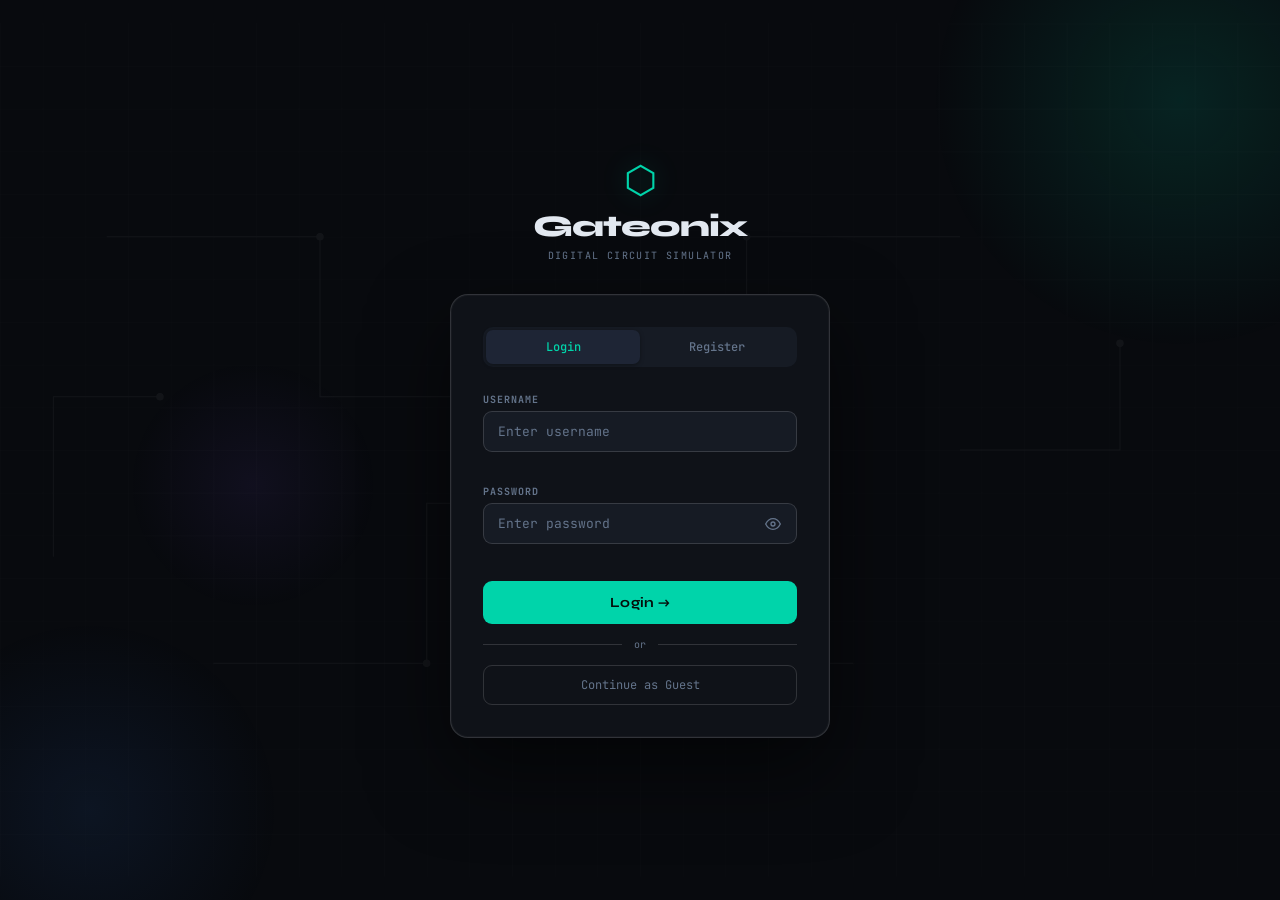
<file: index.html>
<!DOCTYPE html>
<html lang="en">
<head>
  <meta charset="UTF-8"/>
  <meta name="viewport" content="width=device-width, initial-scale=1.0"/>
  <meta name="description" content="Gateonix is a browser-native environment for designing, simulating, and understanding digital logic circuits. Supports 11 MSI components, 4 flip-flop types, and multi-language code export."/>
  <meta name="keywords" content="logic gate simulator, digital logic, boolean logic, circuit simulator, verilog generator, vhdl generator, flip-flops, Gateonix, logic design"/>
  <meta property="og:title" content="Gateonix — Digital Logic Circuit Simulator"/>
  <meta property="og:description" content="Build, simulate, and export digital logic circuits natively in the browser with Gateonix. Features IEEE gate shapes and real-time state propagation."/>
  <meta property="og:type" content="website"/>
  <meta property="og:url" content="https://gateonix.vercel.app/"/>
  <meta name="twitter:card" content="summary_large_image"/>
  <meta name="twitter:title" content="Gateonix — Circuit Simulator"/>
  <meta name="twitter:description" content="A browser-native environment for designing, simulating, and understanding digital logic circuits."/>
  <meta name="google-site-verification" content="fIbEL_lOH2t2faDiWAj5AVuFK8NfmEyvpkEMD3-dCgk" />
  <meta name="theme-color" content="#00d4aa"/>
  <link rel="manifest" href="/manifest.json"/>
  <title>Gateonix — Free Digital Logic Circuit Simulator | Gates, Flip-Flops & Code Export</title>
  
  <script type="application/ld+json">
  {
    "@context": "https://schema.org",
    "@type": "WebApplication",
    "name": "Gateonix",
    "url": "https://gateonix.vercel.app/",
    "description": "A browser-native environment for designing, simulating, and understanding digital logic circuits.",
    "applicationCategory": "EducationalApplication",
    "operatingSystem": "All",
    "browserRequirements": "Requires HTML5 Canvas and modern JavaScript.",
    "softwareVersion": "1.0",
    "offers": {
      "@type": "Offer",
      "price": "0"
    },
    "featureList": [
      "Real-Time Logic Simulation",
      "IEEE standard logic gate symbols",
      "4 types of Flip-Flops (SR, D, JK, T) with rising-edge clocking",
      "11 MSI components including Multiplexers, Decoders, and Adders",
      "Code export to Python, C, C++, Verilog, and VHDL"
    ]
  }
  </script>
  <link rel="stylesheet" href="style.css"/>
  <link rel="preconnect" href="https://fonts.googleapis.com">
  <link href="https://fonts.googleapis.com/css2?family=JetBrains+Mono:wght@400;500;700&family=Syne:wght@400;600;800&display=swap" rel="stylesheet">
  <style>
    /* ── Site nav bar — matches ABOUT/help/developer/Feedback nav exactly ── */
    #site-nav {
      height: 56px;
      background: rgba(8,10,14,0.95);
      backdrop-filter: blur(16px);
      -webkit-backdrop-filter: blur(16px);
      border-bottom: 1px solid rgba(255,255,255,0.07);
      display: flex;
      align-items: center;
      padding: 0 32px;
      gap: 20px;
      flex-shrink: 0;
      z-index: 300;
      position: relative;
    }
    #site-nav .sn-logo {
      display: flex; align-items: center; gap: 10px;
      text-decoration: none; flex-shrink: 0;
    }
    #site-nav .sn-logo-icon {
      font-size: 22px; color: #00d4aa;
      animation: sn-pulse 2.5s ease-in-out infinite;
    }
    @keyframes sn-pulse { 0%,100%{opacity:1} 50%{opacity:0.6} }
    #site-nav .sn-logo-name {
      font-family: 'Syne', sans-serif; font-weight: 800;
      font-size: 18px; letter-spacing: -0.02em; color: #e2e8f0;
      white-space: nowrap;
    }
    #site-nav .sn-links {
      display: flex; gap: 4px; align-items: center;
      margin-left: auto;
    }
    #site-nav .sn-link {
      font-family: 'JetBrains Mono', monospace;
      font-size: 11px; font-weight: 500;
      color: #64748b; text-decoration: none;
      padding: 6px 14px; border-radius: 6px;
      transition: all 0.15s; letter-spacing: 0.04em;
      white-space: nowrap;
    }
    #site-nav .sn-link:hover { color: #e2e8f0; background: #161b24; }
    #site-nav .sn-link.active { color: #00d4aa; background: rgba(0,212,170,0.08); }
    #site-nav .sn-cta {
      font-family: 'JetBrains Mono', monospace;
      font-size: 11px; font-weight: 700;
      color: #050e0b; background: #00d4aa;
      border: none; padding: 7px 16px;
      border-radius: 6px; text-decoration: none;
      transition: all 0.15s; letter-spacing: 0.04em;
      cursor: pointer; white-space: nowrap;
      flex-shrink: 0;
    }
    #site-nav .sn-cta:hover { background: #00ffcc; transform: translateY(-1px); box-shadow: 0 6px 20px rgba(0,212,170,0.28); }
    /* Adjust app height to account for site-nav */
    #app { height: calc(100vh - 56px); }

    /* ── Hamburger menu for mobile ── */
    #sn-hamburger {
      display: none; flex-direction: column; justify-content: center;
      gap: 5px; cursor: pointer; padding: 6px; margin-left: auto;
      background: none; border: none;
    }
    #sn-hamburger span {
      display: block; width: 22px; height: 2px;
      background: #e2e8f0; border-radius: 2px;
      transition: all 0.25s;
    }
    @media (max-width: 768px) {
      #sn-hamburger { display: flex; }
      #site-nav .sn-links, #site-nav .sn-cta { display: none; }
      #site-nav .sn-links.open {
        display: flex; flex-direction: column;
        position: absolute; top: 56px; left: 0; right: 0;
        background: rgba(8,10,14,0.98);
        border-bottom: 1px solid rgba(255,255,255,0.08);
        padding: 12px 24px; gap: 4px; z-index: 500;
      }
      #site-nav .sn-links.open + .sn-cta { display: none; }
    }

    /* ── Mobile warning overlay ── */
    #mobile-wall {
      display: none;
      position: fixed; inset: 0; z-index: 9999;
      background: linear-gradient(135deg, #080b10 0%, #0d1a14 100%);
      align-items: center; justify-content: center; flex-direction: column;
      text-align: center; padding: 32px;
      font-family: 'Syne', sans-serif;
    }
    #mobile-wall .mw-icon { font-size: 56px; margin-bottom: 16px; }
    #mobile-wall h1 {
      font-size: 22px; font-weight: 800; color: #e2e8f0;
      margin-bottom: 10px; letter-spacing: -0.02em;
    }
    #mobile-wall p {
      font-size: 14px; color: #64748b; max-width: 300px;
      line-height: 1.6; margin-bottom: 24px;
    }
    #mobile-wall .mw-badge {
      display: inline-flex; align-items: center; gap: 8px;
      background: rgba(0,212,170,0.1); border: 1px solid rgba(0,212,170,0.3);
      color: #00d4aa; padding: 8px 20px; border-radius: 20px;
      font-family: 'JetBrains Mono', monospace; font-size: 11px; font-weight: 700;
    }
    #mobile-wall .mw-continue {
      margin-top: 16px; background: none; border: none;
      color: #3d4a5a; font-size: 11px; font-family: 'JetBrains Mono', monospace;
      cursor: pointer; text-decoration: underline;
    }
    @media (max-width: 768px) {
      #mobile-wall { display: flex; }
    }

    /* ── Circuit status indicator (replaces logo in topbar) ── */
    .circuit-status {
      display: flex; align-items: center; gap: 7px;
      font-family: 'JetBrains Mono', monospace;
      font-size: 10px; font-weight: 600;
      letter-spacing: 0.08em;
      flex-shrink: 0;
      padding: 5px 12px;
      background: rgba(0,212,170,0.06);
      border: 1px solid rgba(0,212,170,0.15);
      border-radius: 6px;
    }
    .cs-dot {
      width: 6px; height: 6px; border-radius: 50%;
      background: #00e676;
      box-shadow: 0 0 6px #00e676;
      animation: cs-pulse 1.8s ease-in-out infinite;
      flex-shrink: 0;
    }
    @keyframes cs-pulse {
      0%,100% { opacity: 1; box-shadow: 0 0 6px #00e676; }
      50%      { opacity: 0.4; box-shadow: none; }
    }
    .cs-label { color: #00d4aa; font-weight: 700; letter-spacing: 0.14em; }
    .cs-sep   { color: rgba(255,255,255,0.15); }
    .cs-stat  { color: #7d8a9a; transition: color 0.2s; }
    .cs-stat.active { color: #cdd5e0; }
  </style>
  <link rel="stylesheet" href="feedback-tab.css">
</head>
<body>

<!-- ── Site-wide navigation ── -->
<!-- Mobile warning wall -->
<div id="mobile-wall" role="dialog" aria-modal="true" aria-label="Desktop recommended">
  <div class="mw-icon">🖥️</div>
  <h1>Best on Desktop</h1>
  <p>Gateonix is a full-featured circuit simulator designed for desktop screens. For the best experience, open it on a laptop or desktop.</p>
  <div class="mw-badge">⬡ &nbsp;Gateonix</div>
  <button class="mw-continue" onclick="document.getElementById('mobile-wall').style.display='none'" aria-label="Continue anyway on mobile">Continue anyway →</button>
</div>

<nav id="site-nav" role="navigation" aria-label="Site navigation">
  <a class="sn-logo" href="/about.html">
    <span class="sn-logo-icon">⬡</span>
    <span class="sn-logo-name">Gateonix</span>
  </a>
  <button id="sn-hamburger" aria-label="Toggle navigation menu" aria-expanded="false" onclick="var l=document.querySelector('.sn-links');var open=l.classList.toggle('open');this.setAttribute('aria-expanded',open);">
    <span></span><span></span><span></span>
  </button>
  <div class="sn-links">
    <a href="/" class="sn-link active">Simulator</a>
    <a href="/about.html" class="sn-link">About</a>
    <a href="/learn.html" class="sn-link">Learn</a>
    <a href="/gallery.html" class="sn-link">Gallery</a>
    <a href="/help.html" class="sn-link">Guide</a>
    <a href="/developer.html" class="sn-link">Developers</a>
    <a href="/feedback.html" class="sn-link">Feedback</a>
  </div>
  <a href="/login.html" class="sn-cta">Launch App →</a>
</nav>

<main id="app">

  <!-- TOP BAR -->
  <header id="topbar">
    <div class="circuit-status" id="circuit-status">
      <span class="cs-dot"></span>
      <span class="cs-label">CIRCUIT</span>
    </div>
    <div class="tb-group">
      <button class="tb-btn" id="btn-new" aria-label="New Circuit">New</button>
      <button class="tb-btn accent" id="btn-save-named" aria-label="Save Circuit">💾 Save Circuit</button>
      <button class="tb-btn" id="btn-open-saved" aria-label="Open Saved Circuits">📂 My Circuits</button>
      <button class="tb-btn" id="btn-export" aria-label="Export JSON">Export JSON</button>
      <button class="tb-btn" id="btn-export-img" aria-label="Export Image">📤 Export</button>
      <button class="tb-btn" id="btn-import" aria-label="Import JSON">Import JSON</button>
      <button class="tb-btn accent" id="btn-share" aria-label="Share circuit via URL">🔗 Share</button>
    </div>
    <div class="tb-group">
      <button class="tb-btn" id="btn-undo">↩ Undo</button>
      <button class="tb-btn" id="btn-redo">↪ Redo</button>
      <div class="tb-sep"></div>
      <button class="tb-btn danger" id="btn-delete">⌫ Delete</button>
      <div class="tb-sep"></div>
      <button class="tb-btn accent2" id="btn-clock">▶ Clock</button>
      <div class="tb-sep"></div>
      <button class="tb-btn" id="btn-waveform">⏱ Waveform</button>
      <div class="tb-sep"></div>
      <button class="tb-btn accent" id="btn-bool-parser" title="Type a Boolean expression and auto-build the gate circuit">Σ Bool→Circuit</button>
      <div class="tb-sep"></div>
      <a href="kmap.html" class="tb-btn" id="btn-kmap" title="Open Karnaugh Map Solver" style="text-decoration:none;display:inline-flex;align-items:center;gap:5px;">🗺 K-Map</a>
    </div>
    <div class="tb-right">
      <span id="status-msg" style="display:none" aria-live="polite"></span>
      <span id="clock-badge" class="clk-off">CLK ●</span>
      <!-- BB-8 Theme Toggle -->
      <label class="bb8-toggle" title="Switch dark / light theme">
        <input class="bb8-toggle__checkbox" type="checkbox" id="theme-toggle" aria-label="Toggle dark theme">
        <div class="bb8-toggle__container">
          <div class="bb8-toggle__scenery">
            <div class="bb8-toggle__star"></div><div class="bb8-toggle__star"></div>
            <div class="bb8-toggle__star"></div><div class="bb8-toggle__star"></div>
            <div class="bb8-toggle__star"></div><div class="bb8-toggle__star"></div>
            <div class="bb8-toggle__star"></div>
            <div class="tatto-1"></div><div class="tatto-2"></div>
            <div class="gomrassen"></div><div class="hermes"></div><div class="chenini"></div>
            <div class="bb8-toggle__cloud"></div><div class="bb8-toggle__cloud"></div><div class="bb8-toggle__cloud"></div>
          </div>
          <div class="bb8">
            <div class="bb8__head-container">
              <div class="bb8__antenna"></div><div class="bb8__antenna"></div>
              <div class="bb8__head"></div>
            </div>
            <div class="bb8__body"></div>
          </div>
          <div class="artificial__hidden"><div class="bb8__shadow"></div></div>
        </div>
      </label>
      <div class="user-pill">
        <span id="user-name">Guest</span>
        <button id="btn-logout" aria-label="Logout">⏻</button>
      </div>
    </div>
  </header>

  <div id="workspace">

    <!-- LEFT PANEL -->
    <aside id="left-panel">

      <div class="ps">
        <div class="ps-title">I/O</div>
        <div class="palette-grid">
          <div class="chip io" draggable="true" data-type="INPUT">
            <svg viewBox="0 0 32 32" class="chip-sym"><rect x="4" y="8" width="24" height="16" rx="3" stroke="currentColor" stroke-width="2" fill="none"/><text x="16" y="21" text-anchor="middle" font-size="9" fill="currentColor" font-family="monospace" font-weight="bold">IN</text></svg>
            <span>Input</span>
          </div>
          <div class="chip io" draggable="true" data-type="CLOCK">
            <svg viewBox="0 0 32 32" class="chip-sym"><rect x="4" y="8" width="24" height="16" rx="3" stroke="currentColor" stroke-width="2" fill="none"/><path d="M10 18 L14 18 L14 14 L18 14 L18 18 L22 18" stroke="currentColor" stroke-width="1.5" fill="none"/></svg>
            <span>Clock</span>
          </div>
          <div class="chip io out" draggable="true" data-type="OUTPUT">
            <svg viewBox="0 0 32 32" class="chip-sym"><circle cx="16" cy="16" r="10" stroke="currentColor" stroke-width="2" fill="none"/><text x="16" y="20" text-anchor="middle" font-size="9" fill="currentColor" font-family="monospace" font-weight="bold">OUT</text></svg>
            <span>Output</span>
          </div>
          <div class="chip io out" draggable="true" data-type="LED">
            <svg viewBox="0 0 32 32" class="chip-sym"><circle cx="16" cy="16" r="9" stroke="currentColor" stroke-width="2" fill="none"/><circle cx="16" cy="16" r="4" fill="currentColor"/></svg>
            <span>LED</span>
          </div>
        </div>
      </div>

      <div class="ps">
        <div class="ps-title">Logic Gates</div>
        <div class="palette-grid">
          <div class="chip" draggable="true" data-type="AND"><svg viewBox="0 0 44 32" class="chip-sym gate-svg"><use href="#sym-AND"/></svg><span>AND</span></div>
          <div class="chip" draggable="true" data-type="OR"><svg viewBox="0 0 44 32" class="chip-sym gate-svg"><use href="#sym-OR"/></svg><span>OR</span></div>
          <div class="chip" draggable="true" data-type="NOT"><svg viewBox="0 0 44 32" class="chip-sym gate-svg"><use href="#sym-NOT"/></svg><span>NOT</span></div>
          <div class="chip" draggable="true" data-type="NAND"><svg viewBox="0 0 44 32" class="chip-sym gate-svg"><use href="#sym-NAND"/></svg><span>NAND</span></div>
          <div class="chip" draggable="true" data-type="NOR"><svg viewBox="0 0 44 32" class="chip-sym gate-svg"><use href="#sym-NOR"/></svg><span>NOR</span></div>
          <div class="chip" draggable="true" data-type="XOR"><svg viewBox="0 0 44 32" class="chip-sym gate-svg"><use href="#sym-XOR"/></svg><span>XOR</span></div>
          <div class="chip" draggable="true" data-type="XNOR"><svg viewBox="0 0 44 32" class="chip-sym gate-svg"><use href="#sym-XNOR"/></svg><span>XNOR</span></div>
          <div class="chip" draggable="true" data-type="BUFFER"><svg viewBox="0 0 44 32" class="chip-sym gate-svg"><use href="#sym-BUFFER"/></svg><span>Buffer</span></div>
        </div>
      </div>

      <div class="ps">
        <div class="ps-title">Multi-Input</div>
        <div class="palette-grid">
          <div class="chip multi" draggable="true" data-type="AND3"><svg viewBox="0 0 44 36" class="chip-sym gate-svg"><use href="#sym-AND3"/></svg><span>AND-3</span></div>
          <div class="chip multi" draggable="true" data-type="OR3"><svg viewBox="0 0 44 36" class="chip-sym gate-svg"><use href="#sym-OR3"/></svg><span>OR-3</span></div>
          <div class="chip multi" draggable="true" data-type="AND4"><svg viewBox="0 0 44 40" class="chip-sym gate-svg"><use href="#sym-AND4"/></svg><span>AND-4</span></div>
          <div class="chip multi" draggable="true" data-type="OR4"><svg viewBox="0 0 44 40" class="chip-sym gate-svg"><use href="#sym-OR4"/></svg><span>OR-4</span></div>
        </div>
      </div>

      <div class="ps">
        <div class="ps-title">Flip-Flops</div>
        <div class="palette-grid">
          <div class="chip ff" draggable="true" data-type="SR_FF"><svg viewBox="0 0 44 36" class="chip-sym"><rect x="6" y="4" width="28" height="28" rx="2" stroke="currentColor" stroke-width="1.5" fill="none"/><text x="20" y="14" text-anchor="middle" font-size="6" fill="currentColor" font-family="monospace">SR</text><text x="20" y="25" text-anchor="middle" font-size="5" fill="currentColor" font-family="monospace">LATCH</text></svg><span>SR</span></div>
          <div class="chip ff" draggable="true" data-type="D_FF"><svg viewBox="0 0 44 36" class="chip-sym"><rect x="6" y="4" width="28" height="28" rx="2" stroke="currentColor" stroke-width="1.5" fill="none"/><text x="20" y="14" text-anchor="middle" font-size="6" fill="currentColor" font-family="monospace">D</text><text x="20" y="25" text-anchor="middle" font-size="5" fill="currentColor" font-family="monospace">FLIP-FLOP</text></svg><span>D-FF</span></div>
          <div class="chip ff" draggable="true" data-type="JK_FF"><svg viewBox="0 0 44 36" class="chip-sym"><rect x="6" y="4" width="28" height="28" rx="2" stroke="currentColor" stroke-width="1.5" fill="none"/><text x="20" y="14" text-anchor="middle" font-size="6" fill="currentColor" font-family="monospace">JK</text><text x="20" y="25" text-anchor="middle" font-size="5" fill="currentColor" font-family="monospace">FLIP-FLOP</text></svg><span>JK-FF</span></div>
          <div class="chip ff" draggable="true" data-type="T_FF"><svg viewBox="0 0 44 36" class="chip-sym"><rect x="6" y="4" width="28" height="28" rx="2" stroke="currentColor" stroke-width="1.5" fill="none"/><text x="20" y="14" text-anchor="middle" font-size="6" fill="currentColor" font-family="monospace">T</text><text x="20" y="25" text-anchor="middle" font-size="5" fill="currentColor" font-family="monospace">FLIP-FLOP</text></svg><span>T-FF</span></div>
        </div>
      </div>

      <div class="ps">
        <div class="ps-title">MUX / DEMUX</div>
        <div class="palette-grid">
          <div class="chip msi" draggable="true" data-type="MUX2"><svg viewBox="0 0 44 36" class="chip-sym"><polygon points="8,4 36,10 36,26 8,32" stroke="currentColor" stroke-width="1.5" fill="none"/><text x="22" y="19" text-anchor="middle" font-size="6" fill="currentColor" font-family="monospace">MUX 2:1</text></svg><span>MUX 2:1</span></div>
          <div class="chip msi" draggable="true" data-type="MUX4"><svg viewBox="0 0 44 36" class="chip-sym"><polygon points="8,2 36,10 36,26 8,34" stroke="currentColor" stroke-width="1.5" fill="none"/><text x="22" y="19" text-anchor="middle" font-size="6" fill="currentColor" font-family="monospace">MUX 4:1</text></svg><span>MUX 4:1</span></div>
          <div class="chip msi" draggable="true" data-type="DEMUX2"><svg viewBox="0 0 44 36" class="chip-sym"><polygon points="8,10 36,4 36,32 8,26" stroke="currentColor" stroke-width="1.5" fill="none"/><text x="22" y="19" text-anchor="middle" font-size="6" fill="currentColor" font-family="monospace">DMUX</text></svg><span>DEMUX</span></div>
        </div>
      </div>

      <div class="ps">
        <div class="ps-title">Encoders / Decoders</div>
        <div class="palette-grid">
          <div class="chip msi" draggable="true" data-type="DEC2"><svg viewBox="0 0 44 36" class="chip-sym"><rect x="6" y="4" width="28" height="28" rx="2" stroke="currentColor" stroke-width="1.5" fill="none"/><text x="20" y="14" text-anchor="middle" font-size="6" fill="currentColor" font-family="monospace">DEC</text><text x="20" y="24" text-anchor="middle" font-size="5" fill="currentColor" font-family="monospace">2→4</text></svg><span>DEC 2:4</span></div>
          <div class="chip msi" draggable="true" data-type="DEC3"><svg viewBox="0 0 44 36" class="chip-sym"><rect x="6" y="4" width="28" height="28" rx="2" stroke="currentColor" stroke-width="1.5" fill="none"/><text x="20" y="14" text-anchor="middle" font-size="6" fill="currentColor" font-family="monospace">DEC</text><text x="20" y="24" text-anchor="middle" font-size="5" fill="currentColor" font-family="monospace">3→8</text></svg><span>DEC 3:8</span></div>
          <div class="chip msi" draggable="true" data-type="ENC4"><svg viewBox="0 0 44 36" class="chip-sym"><rect x="6" y="4" width="28" height="28" rx="2" stroke="currentColor" stroke-width="1.5" fill="none"/><text x="20" y="14" text-anchor="middle" font-size="6" fill="currentColor" font-family="monospace">ENC</text><text x="20" y="24" text-anchor="middle" font-size="5" fill="currentColor" font-family="monospace">4→2</text></svg><span>ENC 4:2</span></div>
          <div class="chip msi" draggable="true" data-type="PRIO4"><svg viewBox="0 0 44 36" class="chip-sym"><rect x="6" y="4" width="28" height="28" rx="2" stroke="currentColor" stroke-width="1.5" fill="none"/><text x="20" y="14" text-anchor="middle" font-size="6" fill="currentColor" font-family="monospace">PRIO</text><text x="20" y="24" text-anchor="middle" font-size="5" fill="currentColor" font-family="monospace">4:2</text></svg><span>Priority</span></div>
        </div>
      </div>

      <div class="ps">
        <div class="ps-title">Arithmetic / Display</div>
        <div class="palette-grid">
          <div class="chip msi" draggable="true" data-type="HADD"><svg viewBox="0 0 44 36" class="chip-sym"><rect x="6" y="4" width="28" height="28" rx="2" stroke="currentColor" stroke-width="1.5" fill="none"/><text x="20" y="14" text-anchor="middle" font-size="6" fill="currentColor" font-family="monospace">HALF</text><text x="20" y="24" text-anchor="middle" font-size="5" fill="currentColor" font-family="monospace">ADDER</text></svg><span>Half Add</span></div>
          <div class="chip msi" draggable="true" data-type="FADD"><svg viewBox="0 0 44 36" class="chip-sym"><rect x="6" y="4" width="28" height="28" rx="2" stroke="currentColor" stroke-width="1.5" fill="none"/><text x="20" y="14" text-anchor="middle" font-size="6" fill="currentColor" font-family="monospace">FULL</text><text x="20" y="24" text-anchor="middle" font-size="5" fill="currentColor" font-family="monospace">ADDER</text></svg><span>Full Add</span></div>
          <div class="chip msi" draggable="true" data-type="COMP1"><svg viewBox="0 0 44 36" class="chip-sym"><rect x="6" y="4" width="28" height="28" rx="2" stroke="currentColor" stroke-width="1.5" fill="none"/><text x="20" y="20" text-anchor="middle" font-size="10" fill="currentColor" font-family="monospace">A≷B</text></svg><span>Compare</span></div>
          <div class="chip msi" draggable="true" data-type="BIN2HEX"><svg viewBox="0 0 44 36" class="chip-sym"><rect x="6" y="4" width="28" height="28" rx="2" stroke="currentColor" stroke-width="1.5" fill="none"/><text x="20" y="13" text-anchor="middle" font-size="5" fill="currentColor" font-family="monospace">BIN</text><text x="20" y="22" text-anchor="middle" font-size="7" fill="currentColor" font-family="monospace">→HEX</text></svg><span>Bin→Hex</span></div>
        </div>
      </div>

      <div class="ps">
        <div class="ps-title">Built-in Templates</div>
        <div class="tmpl-list">
          <button class="tmpl-btn" data-tmpl="halfadder">Half Adder</button>
          <button class="tmpl-btn" data-tmpl="fulladder">Full Adder</button>
          <button class="tmpl-btn" data-tmpl="mux">2:1 Mux</button>
          <button class="tmpl-btn" data-tmpl="decoder">2-to-4 Decoder</button>
          <button class="tmpl-btn" data-tmpl="mux2">MUX 2:1 (IC)</button>
          <button class="tmpl-btn" data-tmpl="dec2ic">DEC 2:4 (IC)</button>
          <button class="tmpl-btn" data-tmpl="dec3ic">DEC 3:8 (IC)</button>
          <button class="tmpl-btn" data-tmpl="bin2hex">Bin→Hex Display</button>
          <button class="tmpl-btn" data-tmpl="comparator">1-bit Comparator</button>
          <button class="tmpl-btn" data-tmpl="enc4ic">Priority Encoder</button>
          <button class="tmpl-btn" data-tmpl="counter2bit">2-bit Counter (Sync)</button>
          <button class="tmpl-btn" data-tmpl="async2bitcounter">2-bit Async Counter</button>
          <button class="tmpl-btn" data-tmpl="shift4">4-bit Shift Reg</button>
          <div style="font-family:var(--font-mono);font-size:8px;color:var(--muted);letter-spacing:0.12em;text-transform:uppercase;padding:8px 4px 2px;border-top:1px solid rgba(255,255,255,0.06);margin-top:4px;">Universal Gates</div>
          <button class="tmpl-btn" data-tmpl="and_nand">AND using NAND</button>
          <button class="tmpl-btn" data-tmpl="or_nand">OR using NAND</button>
          <button class="tmpl-btn" data-tmpl="not_nand">NOT using NAND</button>
          <button class="tmpl-btn" data-tmpl="xor_nand">XOR using NAND</button>
          <button class="tmpl-btn" data-tmpl="and_nor">AND using NOR</button>
          <button class="tmpl-btn" data-tmpl="or_nor">OR using NOR</button>
          <button class="tmpl-btn" data-tmpl="not_nor">NOT using NOR</button>
          <button class="tmpl-btn" data-tmpl="xor_nor">XOR using NOR</button>
          <div style="font-family:var(--font-mono);font-size:8px;color:var(--muted);letter-spacing:0.12em;text-transform:uppercase;padding:8px 4px 2px;border-top:1px solid rgba(255,255,255,0.06);margin-top:4px;">FF Conversions</div>
          <button class="tmpl-btn" data-tmpl="sr_to_d">SR → D FF</button>
          <button class="tmpl-btn" data-tmpl="sr_to_jk">SR → JK FF</button>
          <button class="tmpl-btn" data-tmpl="sr_to_t">SR → T FF</button>
          <button class="tmpl-btn" data-tmpl="d_to_sr">D → SR FF</button>
          <button class="tmpl-btn" data-tmpl="d_to_jk">D → JK FF</button>
          <button class="tmpl-btn" data-tmpl="d_to_t">D → T FF</button>
          <button class="tmpl-btn" data-tmpl="jk_to_sr">JK → SR FF</button>
          <button class="tmpl-btn" data-tmpl="jk_to_d">JK → D FF</button>
          <button class="tmpl-btn" data-tmpl="jk_to_t">JK → T FF</button>
          <button class="tmpl-btn" data-tmpl="t_to_d">T → D FF</button>
          <button class="tmpl-btn" data-tmpl="t_to_jk">T → JK FF</button>
          <div style="font-family:var(--font-mono);font-size:8px;color:var(--muted);letter-spacing:0.12em;text-transform:uppercase;padding:8px 4px 2px;border-top:1px solid rgba(255,255,255,0.06);margin-top:4px;">Custom Counters</div>
          <button class="tmpl-btn" data-tmpl="cnt_013457">Seq: 0→1→3→4→5→7 (T-FF)</button>
         
        </div>
      </div>

      <div class="ps">
        <div class="ps-title" style="display:flex;align-items:center;justify-content:space-between;margin-bottom:5px">
          <span>My Templates</span>
          <button class="tb-btn accent" id="btn-save-tmpl" style="padding:2px 7px;font-size:9px">+ Save</button>
        </div>
        <div id="user-tmpl-list"></div>
      </div>

    </aside>

    <!-- CENTER: Canvas -->
    <div id="canvas-area">
      <canvas id="main-canvas" aria-label="Logic circuit drawing area"></canvas>
      <div id="zoom-bar">
        <button id="z-in" aria-label="Zoom in">+</button>
        <span id="z-label">100%</span>
        <button id="z-out" aria-label="Zoom out">−</button>
        <button id="z-fit" aria-label="Fit to screen">⊡ Fit</button>
      </div>
      <div id="minimap-box">
        <canvas id="mini-canvas"></canvas>
      </div>
    </div>

    <!-- RIGHT: Code Panel -->
    <aside id="right-panel">

      <!-- Header with language tabs -->
      <div id="cp-header">
        <div id="cp-title-row">
          <span id="cp-icon">⌨</span>
          <span id="cp-title">Code</span>
          <span id="cp-badge">Live</span>
        </div>
        <div id="cp-lang-tabs">
          <button class="cp-lang active" data-lang="json">JSON</button>
          <button class="cp-lang" data-lang="python">Python</button>
          <button class="cp-lang" data-lang="c">C</button>
          <button class="cp-lang" data-lang="cpp">C++</button>
          <button class="cp-lang" data-lang="verilog">Verilog</button>
          <button class="cp-lang" data-lang="vhdl">VHDL</button>
        </div>
      </div>

      <!-- Editor area -->
      <div id="cp-editor-wrap">
        <div id="cp-line-nums"></div>
        <textarea id="cp-editor" spellcheck="false" autocorrect="off" autocomplete="off" autocapitalize="off" aria-label="Code Editor"></textarea>
      </div>

      <!-- Action bar -->
      <div id="cp-actions">
        <button class="cpab" id="cpab-copy" title="Copy to clipboard">⎘ Copy</button>
        <button class="cpab ok" id="cpab-apply" title="Apply JSON to canvas (Ctrl+Enter) — JSON only">▶ Apply</button>
        <button class="cpab" id="cpab-format" title="Format code">⊞ Format</button>
      </div>

      <!-- Status bar -->
      <div id="cp-status">
        <span id="cp-dot"></span>
        <span id="cp-msg">Synced</span>
        <span id="cp-hint">JSON: Ctrl+Enter to apply</span>
      </div>

    </aside>

  </div>
</main>

<!-- ===== MODALS ===== -->
<div class="modal-overlay" id="modal-save">
  <div class="modal">
    <div class="modal-title">💾 Save Circuit</div>
    <div class="modal-body">
      <div class="field"><label for="save-name">Circuit Name</label><input type="text" id="save-name" placeholder="e.g. Half Adder, My ALU..." maxlength="60"/></div>
      <div class="field"><label for="save-desc">Description (optional)</label><input type="text" id="save-desc" placeholder="Brief description..." maxlength="120"/></div>
    </div>
    <div class="modal-footer">
      <button class="mb-cancel" id="save-cancel">Cancel</button>
      <button class="mb-ok" id="save-ok">Save →</button>
    </div>
  </div>
</div>

<div class="modal-overlay" id="modal-circuits">
  <div class="modal modal-wide">
    <div class="modal-title">📂 My Saved Circuits</div>
    <div class="modal-body"><div id="circuits-list"></div></div>
    <div class="modal-footer"><button class="mb-cancel" id="circuits-close">Close</button></div>
  </div>
</div>

<!-- SVG gate symbols -->
<svg xmlns="http://www.w3.org/2000/svg" style="display:none">
  <defs>
    <symbol id="sym-AND" viewBox="0 0 44 32"><path d="M8 6 H22 A12 12 0 0 1 22 26 H8 Z" stroke="currentColor" stroke-width="2" fill="none" stroke-linejoin="round"/><line x1="4" y1="11" x2="8" y2="11" stroke="currentColor" stroke-width="1.5"/><line x1="4" y1="21" x2="8" y2="21" stroke="currentColor" stroke-width="1.5"/><line x1="34" y1="16" x2="40" y2="16" stroke="currentColor" stroke-width="1.5"/></symbol>
    <symbol id="sym-OR" viewBox="0 0 44 32"><path d="M8 6 Q14 16 8 26 Q22 22 32 16 Q22 10 8 6 Z" stroke="currentColor" stroke-width="2" fill="none" stroke-linejoin="round"/><line x1="4" y1="11" x2="11" y2="11" stroke="currentColor" stroke-width="1.5"/><line x1="4" y1="21" x2="11" y2="21" stroke="currentColor" stroke-width="1.5"/><line x1="32" y1="16" x2="40" y2="16" stroke="currentColor" stroke-width="1.5"/></symbol>
    <symbol id="sym-NOT" viewBox="0 0 44 32"><path d="M8 6 L8 26 L30 16 Z" stroke="currentColor" stroke-width="2" fill="none" stroke-linejoin="round"/><circle cx="33" cy="16" r="3" stroke="currentColor" stroke-width="1.5" fill="none"/><line x1="4" y1="16" x2="8" y2="16" stroke="currentColor" stroke-width="1.5"/><line x1="36" y1="16" x2="40" y2="16" stroke="currentColor" stroke-width="1.5"/></symbol>
    <symbol id="sym-NAND" viewBox="0 0 44 32"><path d="M8 6 H21 A11 11 0 0 1 21 26 H8 Z" stroke="currentColor" stroke-width="2" fill="none" stroke-linejoin="round"/><circle cx="35" cy="16" r="3" stroke="currentColor" stroke-width="1.5" fill="none"/><line x1="4" y1="11" x2="8" y2="11" stroke="currentColor" stroke-width="1.5"/><line x1="4" y1="21" x2="8" y2="21" stroke="currentColor" stroke-width="1.5"/><line x1="38" y1="16" x2="40" y2="16" stroke="currentColor" stroke-width="1.5"/></symbol>
    <symbol id="sym-NOR" viewBox="0 0 44 32"><path d="M8 6 Q14 16 8 26 Q22 22 30 16 Q22 10 8 6 Z" stroke="currentColor" stroke-width="2" fill="none"/><circle cx="33" cy="16" r="3" stroke="currentColor" stroke-width="1.5" fill="none"/><line x1="4" y1="11" x2="11" y2="11" stroke="currentColor" stroke-width="1.5"/><line x1="4" y1="21" x2="11" y2="21" stroke="currentColor" stroke-width="1.5"/><line x1="36" y1="16" x2="40" y2="16" stroke="currentColor" stroke-width="1.5"/></symbol>
    <symbol id="sym-XOR" viewBox="0 0 44 32"><path d="M10 6 Q16 16 10 26 Q24 22 34 16 Q24 10 10 6 Z" stroke="currentColor" stroke-width="2" fill="none"/><path d="M6 6 Q12 16 6 26" stroke="currentColor" stroke-width="2" fill="none"/><line x1="4" y1="11" x2="13" y2="11" stroke="currentColor" stroke-width="1.5"/><line x1="4" y1="21" x2="13" y2="21" stroke="currentColor" stroke-width="1.5"/><line x1="34" y1="16" x2="40" y2="16" stroke="currentColor" stroke-width="1.5"/></symbol>
    <symbol id="sym-XNOR" viewBox="0 0 44 32"><path d="M10 6 Q16 16 10 26 Q24 22 32 16 Q24 10 10 6 Z" stroke="currentColor" stroke-width="2" fill="none"/><path d="M6 6 Q12 16 6 26" stroke="currentColor" stroke-width="2" fill="none"/><circle cx="35" cy="16" r="3" stroke="currentColor" stroke-width="1.5" fill="none"/><line x1="4" y1="11" x2="13" y2="11" stroke="currentColor" stroke-width="1.5"/><line x1="4" y1="21" x2="13" y2="21" stroke="currentColor" stroke-width="1.5"/><line x1="38" y1="16" x2="40" y2="16" stroke="currentColor" stroke-width="1.5"/></symbol>
    <symbol id="sym-BUFFER" viewBox="0 0 44 32"><path d="M8 6 L8 26 L32 16 Z" stroke="currentColor" stroke-width="2" fill="none" stroke-linejoin="round"/><line x1="4" y1="16" x2="8" y2="16" stroke="currentColor" stroke-width="1.5"/><line x1="32" y1="16" x2="40" y2="16" stroke="currentColor" stroke-width="1.5"/></symbol>
    <symbol id="sym-AND3" viewBox="0 0 44 36"><path d="M8 4 H22 A14 14 0 0 1 22 32 H8 Z" stroke="currentColor" stroke-width="2" fill="none" stroke-linejoin="round"/><line x1="4" y1="9" x2="8" y2="9" stroke="currentColor" stroke-width="1.5"/><line x1="4" y1="18" x2="8" y2="18" stroke="currentColor" stroke-width="1.5"/><line x1="4" y1="27" x2="8" y2="27" stroke="currentColor" stroke-width="1.5"/><line x1="36" y1="18" x2="40" y2="18" stroke="currentColor" stroke-width="1.5"/></symbol>
    <symbol id="sym-OR3" viewBox="0 0 44 36"><path d="M8 4 Q15 18 8 32 Q23 26 34 18 Q23 10 8 4 Z" stroke="currentColor" stroke-width="2" fill="none"/><line x1="4" y1="9" x2="12" y2="9" stroke="currentColor" stroke-width="1.5"/><line x1="4" y1="18" x2="11" y2="18" stroke="currentColor" stroke-width="1.5"/><line x1="4" y1="27" x2="12" y2="27" stroke="currentColor" stroke-width="1.5"/><line x1="34" y1="18" x2="40" y2="18" stroke="currentColor" stroke-width="1.5"/></symbol>
    <symbol id="sym-AND4" viewBox="0 0 44 40"><path d="M8 4 H22 A16 16 0 0 1 22 36 H8 Z" stroke="currentColor" stroke-width="2" fill="none" stroke-linejoin="round"/><line x1="4" y1="9" x2="8" y2="9" stroke="currentColor" stroke-width="1.5"/><line x1="4" y1="16" x2="8" y2="16" stroke="currentColor" stroke-width="1.5"/><line x1="4" y1="24" x2="8" y2="24" stroke="currentColor" stroke-width="1.5"/><line x1="4" y1="31" x2="8" y2="31" stroke="currentColor" stroke-width="1.5"/><line x1="38" y1="20" x2="40" y2="20" stroke="currentColor" stroke-width="1.5"/></symbol>
    <symbol id="sym-OR4" viewBox="0 0 44 40"><path d="M8 4 Q16 20 8 36 Q24 30 34 20 Q24 10 8 4 Z" stroke="currentColor" stroke-width="2" fill="none"/><line x1="4" y1="9" x2="13" y2="9" stroke="currentColor" stroke-width="1.5"/><line x1="4" y1="16" x2="12" y2="16" stroke="currentColor" stroke-width="1.5"/><line x1="4" y1="24" x2="12" y2="24" stroke="currentColor" stroke-width="1.5"/><line x1="4" y1="31" x2="13" y2="31" stroke="currentColor" stroke-width="1.5"/><line x1="34" y1="20" x2="40" y2="20" stroke="currentColor" stroke-width="1.5"/></symbol>
  </defs>
</svg>

<input type="file" id="file-input" accept=".json" style="display:none" aria-label="Upload JSON file"/>

<script src="gates.js"></script>
<script src="canvas.js"></script>
<script src="waveform.js"></script>
<script>WF.build();</script>
<script src="codepanel.js"></script>
<script>CodePanel.build();</script>
<script src="app.js"></script>
<script src="export.js"></script>
<script src="boolparser.js"></script>
<script>
  LFExport.init();
  // Wire Bool Parser button
  document.getElementById('btn-bool-parser').addEventListener('click', function() {
    BoolParser.open();
  });
  window.addEventListener('load', function() {
    document.getElementById('btn-waveform').onclick = function(){ WF.toggle(); };

    // BB-8 theme toggle
    var toggle = document.getElementById('theme-toggle');
    if (toggle) {
      if (localStorage.getItem('lf_theme') === 'light') {
        document.documentElement.setAttribute('data-theme','light');
        toggle.checked = true;
      }
      toggle.addEventListener('change', function() {
        if (this.checked) {
          document.documentElement.setAttribute('data-theme','light');
          localStorage.setItem('lf_theme','light');
        } else {
          document.documentElement.removeAttribute('data-theme');
          localStorage.setItem('lf_theme','dark');
        }
      });
    }

    // Live circuit status counter — patches simulate()
    var _origSimulate = window.simulate;
    window.simulate = function() {
      _origSimulate.apply(this, arguments);
      var gc = (typeof gates !== 'undefined') ? gates.length : 0;
      var wc = (typeof connections !== 'undefined') ? connections.length : 0;
      var gEl = document.getElementById('cs-gates');
      var wEl = document.getElementById('cs-wires');
      if (gEl) { gEl.textContent = gc + ' gate' + (gc!==1?'s':''); gEl.classList.toggle('active', gc>0); }
      if (wEl) { wEl.textContent = wc + ' wire' + (wc!==1?'s':''); wEl.classList.toggle('active', wc>0); }
    };
  });
</script>
  <script type="module" src="feedback-tab.js"></script>
</body>
</html>
</file>
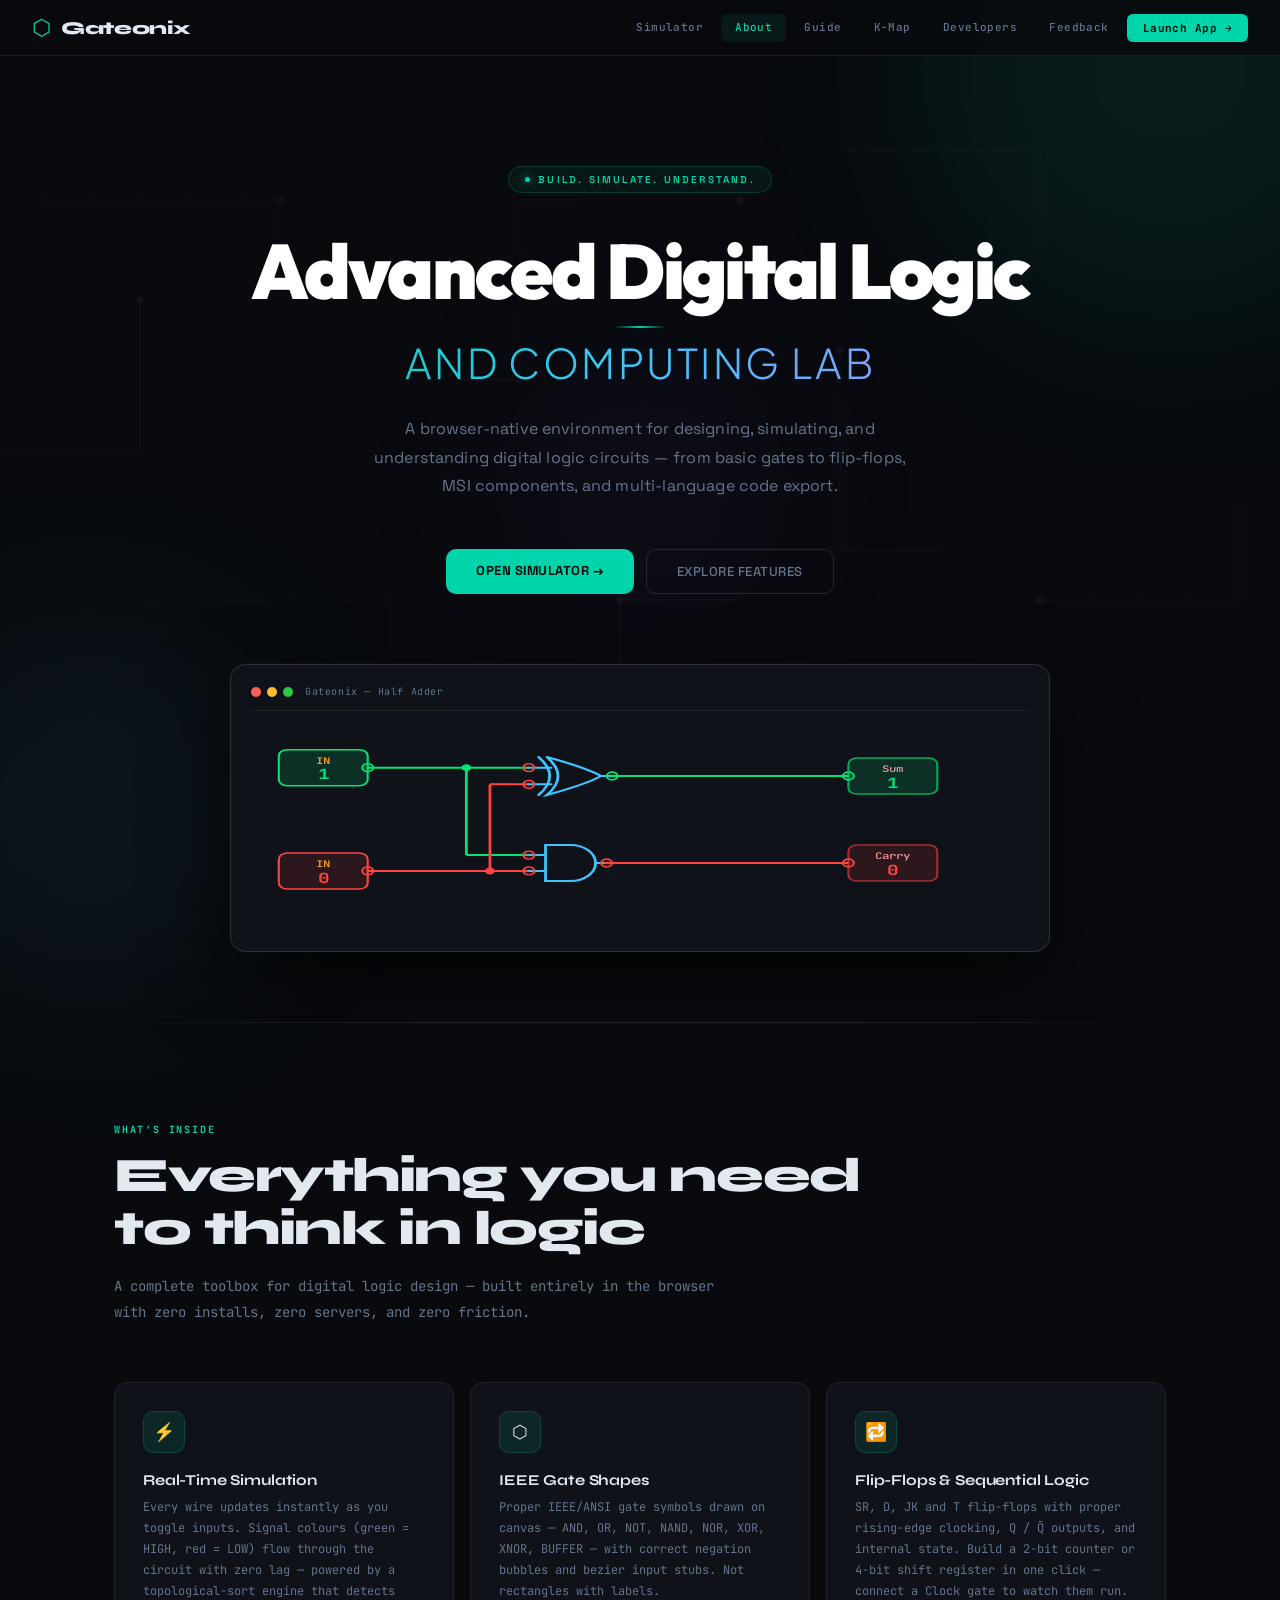
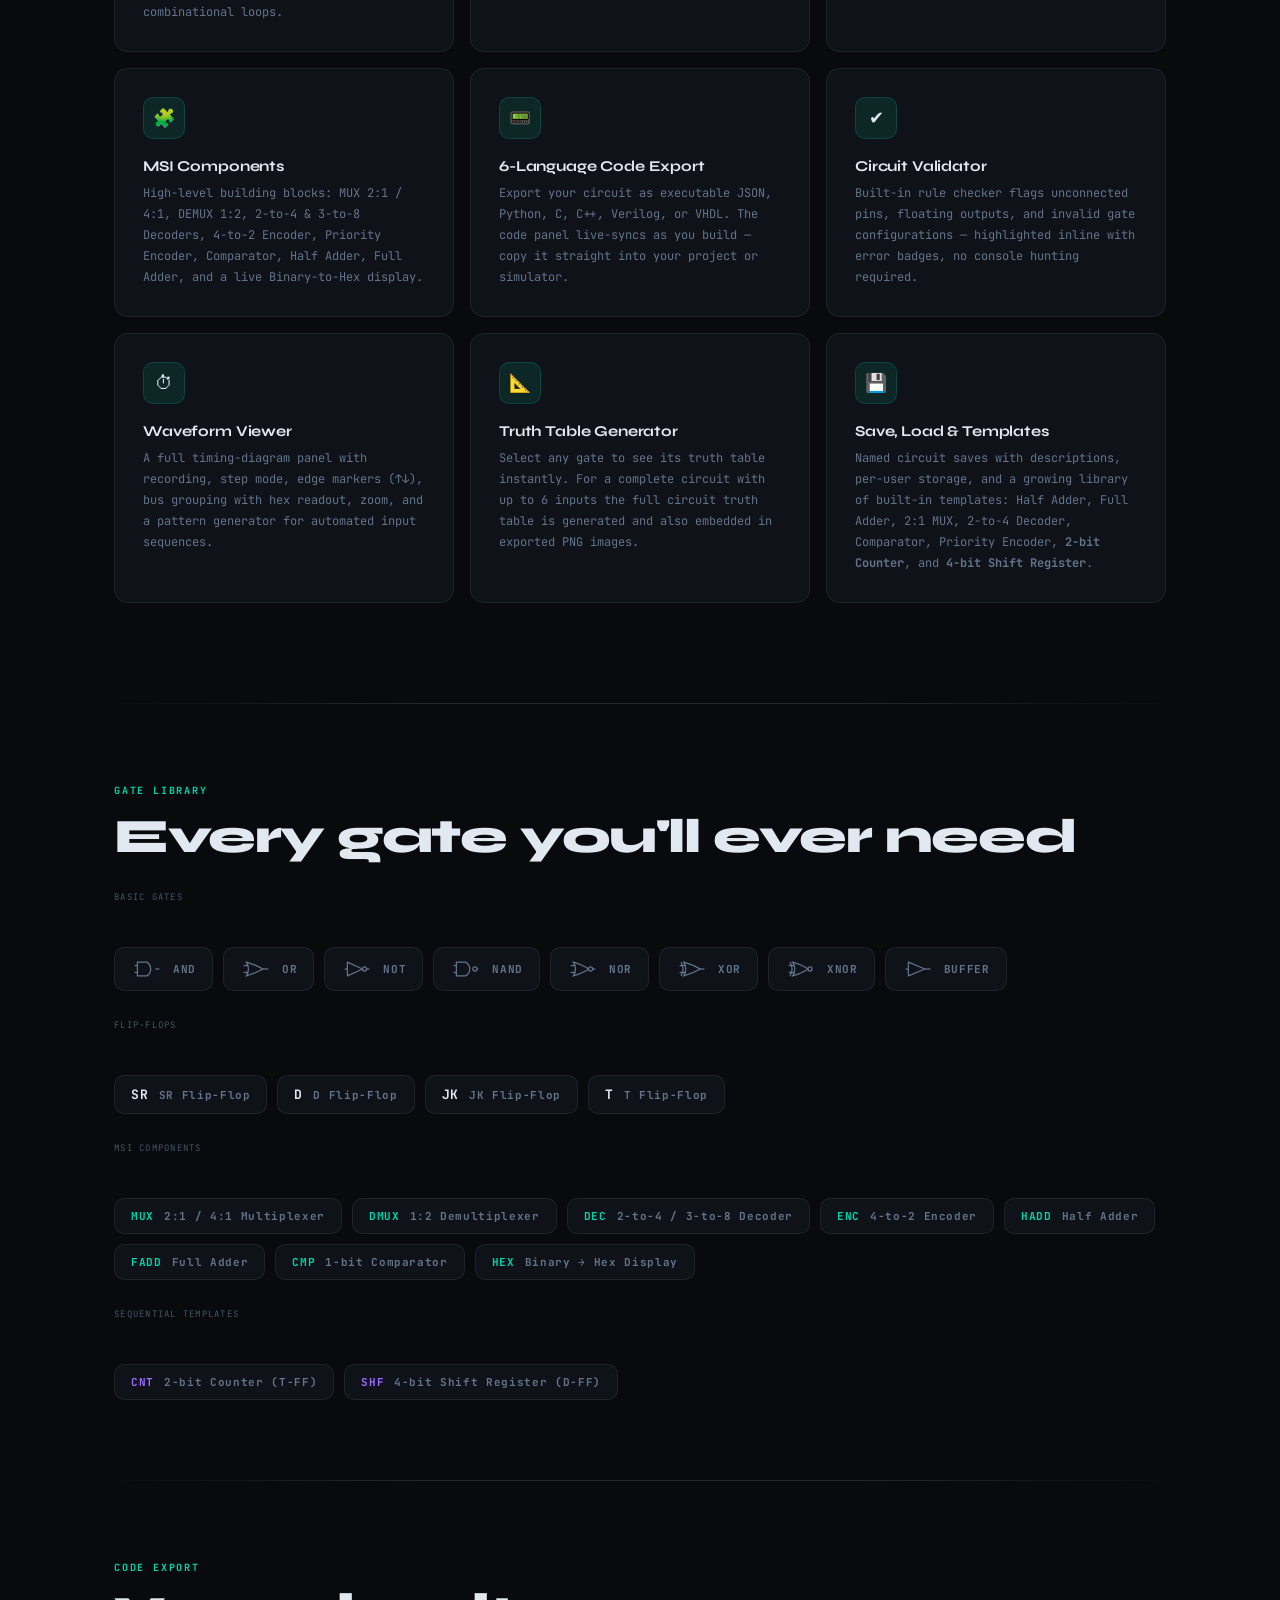
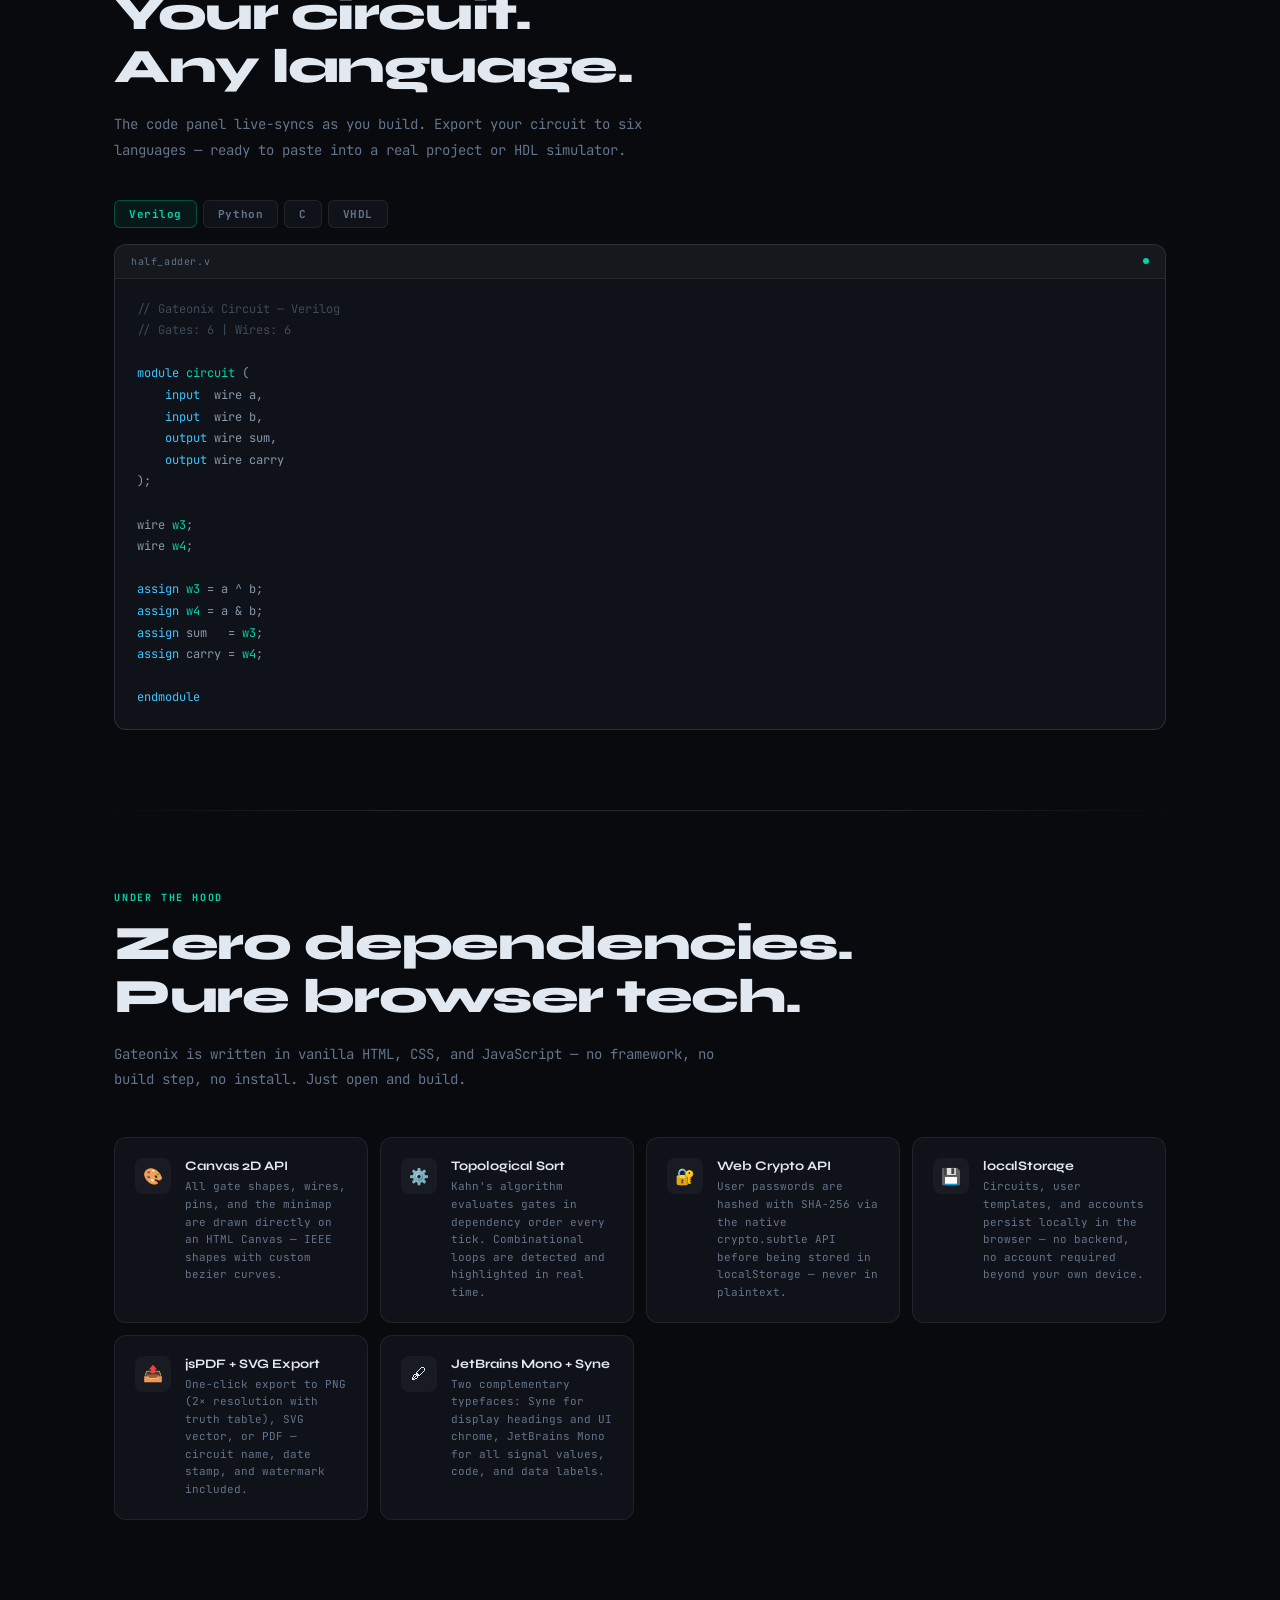
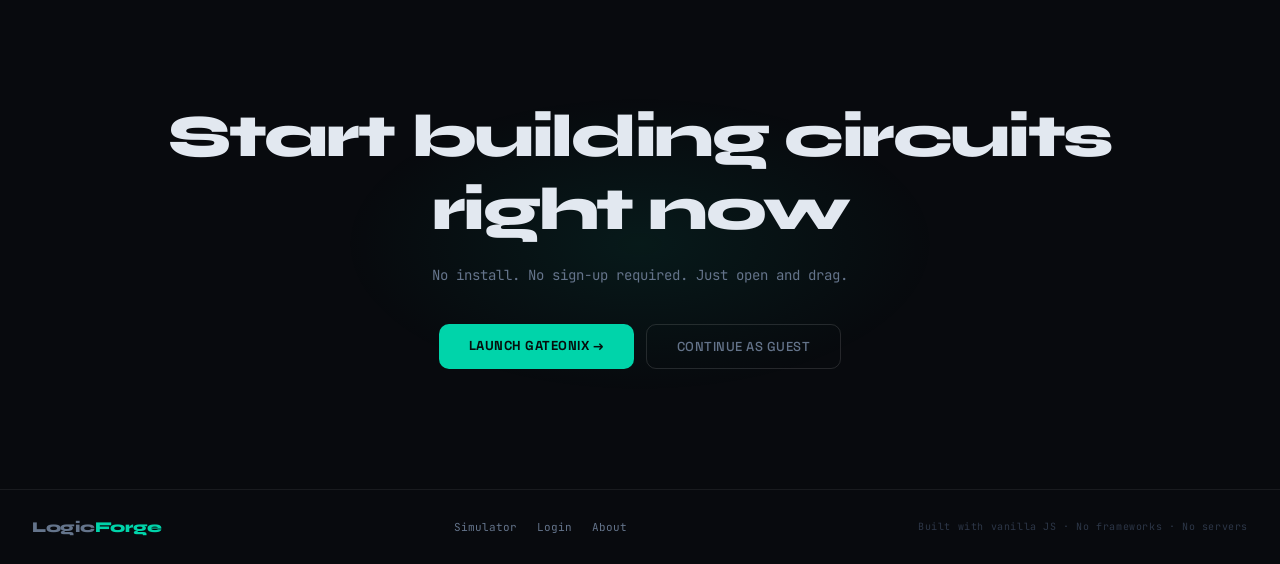
<file: ABOUT.html>
<!DOCTYPE html>
<html lang="en">
<head>
  <meta charset="UTF-8"/>
  <meta name="viewport" content="width=device-width, initial-scale=1.0"/>
  <title>Gateonix — About | Free Digital Logic Circuit Simulator</title>
  <meta name="description" content="Learn about Gateonix — a free, browser-native digital logic circuit simulator built for students and engineers. Supports 11 MSI components, 4 flip-flop types, and exports to Verilog, VHDL, Python, and more."/>
  <meta name="keywords" content="Gateonix, logic gate simulator, digital logic, about, circuit simulator, open source"/>
  <meta property="og:title" content="About Gateonix — Digital Logic Circuit Simulator"/>
  <meta property="og:description" content="A free, browser-native environment for designing, simulating, and understanding digital logic circuits. No install required."/>
  <meta property="og:type" content="website"/>
  <meta property="og:url" content="https://gateonix.vercel.app/about"/>
  <meta name="twitter:card" content="summary_large_image"/>
  <meta name="twitter:title" content="About Gateonix — Circuit Simulator"/>
  <meta name="twitter:description" content="A free, browser-native environment for designing, simulating, and understanding digital logic circuits."/>
  <link rel="manifest" href="/manifest.json"/>
  <link rel="preconnect" href="https://fonts.googleapis.com">
  <link href="https://fonts.googleapis.com/css2?family=JetBrains+Mono:wght@400;500;700&family=Syne:wght@400;600;800&family=Space+Grotesk:wght@300;400;500;600;700&family=Outfit:wght@200;300;400;600;800;900&family=Plus+Jakarta+Sans:wght@300;400;600;800&display=swap" rel="stylesheet">
  <style>
    :root {
      --bg:      #080a0e;
      --panel:   #0f1218;
      --surface: #161b24;
      --raised:  #1e2535;
      --border:  rgba(255,255,255,0.07);
      --border2: rgba(255,255,255,0.12);
      --accent:  #00d4aa;
      --accent2: #00ffcc;
      --accent3: #40c4ff;
      --text:    #e2e8f0;
      --muted:   #64748b;
      --font-ui: 'Syne', sans-serif;
      --font-mono: 'JetBrains Mono', monospace;
    }

    *, *::before, *::after { box-sizing: border-box; margin: 0; padding: 0; }

    html { scroll-behavior: smooth; }

    body {
      background: var(--bg);
      color: var(--text);
      font-family: var(--font-ui);
      overflow-x: hidden;
      cursor: default;
    }

    /* ── Animated grid background ── */
    .bg-canvas {
      position: fixed;
      inset: 0;
      z-index: 0;
      pointer-events: none;
      overflow: hidden;
    }
    .bg-canvas svg {
      width: 100%; height: 100%;
      opacity: 0.035;
    }
    .trace {
      stroke-dasharray: 300;
      stroke-dashoffset: 300;
      animation: trace-in 3s ease forwards;
    }
    .trace:nth-child(2) { animation-delay: 0.4s; }
    .trace:nth-child(3) { animation-delay: 0.8s; }
    .trace:nth-child(4) { animation-delay: 1.2s; }
    .trace:nth-child(5) { animation-delay: 1.6s; }
    @keyframes trace-in {
      to { stroke-dashoffset: 0; }
    }

    /* ── Glow orbs ── */
    .orb {
      position: fixed;
      border-radius: 50%;
      filter: blur(90px);
      pointer-events: none;
      z-index: 0;
      animation: orb-drift 14s ease-in-out infinite alternate;
    }
    .orb1 { width: 500px; height: 500px; background: rgba(0,212,170,0.09);  top: -180px; right: -140px; }
    .orb2 { width: 380px; height: 380px; background: rgba(64,196,255,0.06); bottom: -100px; left: -100px; animation-delay: -7s; }
    .orb3 { width: 260px; height: 260px; background: rgba(156,107,255,0.05); top: 40%; left: 40%; animation-delay: -3s; }
    @keyframes orb-drift {
      from { transform: translate(0,0); }
      to   { transform: translate(30px, 20px); }
    }

    /* ── Nav ── */
    nav {
      position: fixed;
      top: 0; left: 0; right: 0;
      z-index: 100;
      height: 56px;
      background: rgba(8,10,14,0.82);
      backdrop-filter: blur(16px);
      border-bottom: 1px solid var(--border);
      display: flex;
      align-items: center;
      padding: 0 32px;
      gap: 20px;
    }
    .nav-logo {
      display: flex;
      align-items: center;
      gap: 10px;
      text-decoration: none;
    }
    .nav-logo-icon {
      font-size: 22px;
      color: var(--accent);
      animation: pulse 2.5s ease-in-out infinite;
    }
    @keyframes pulse { 0%,100%{opacity:1} 50%{opacity:0.6} }
    .nav-logo-name {
      font-family: var(--font-ui);
      font-weight: 800;
      font-size: 18px;
      letter-spacing: -0.02em;
      color: var(--text);
    }
    .nav-links {
      display: flex;
      gap: 4px;
      margin-left: auto;
    }
    .nav-link {
      font-family: var(--font-mono);
      font-size: 11px;
      font-weight: 500;
      color: var(--muted);
      text-decoration: none;
      padding: 6px 14px;
      border-radius: 6px;
      transition: all 0.15s;
      letter-spacing: 0.04em;
    }
    .nav-link:hover { color: var(--text); background: var(--surface); }
    .nav-link.active { color: var(--accent); background: rgba(0,212,170,0.08); }
    .nav-cta {
      font-family: var(--font-mono);
      font-size: 11px;
      font-weight: 700;
      color: #050e0b;
      background: var(--accent);
      border: none;
      padding: 7px 16px;
      border-radius: 6px;
      text-decoration: none;
      transition: all 0.15s;
      letter-spacing: 0.04em;
    }
    .nav-cta:hover { background: var(--accent2); transform: translateY(-1px); box-shadow: 0 6px 20px rgba(0,212,170,0.28); }

    /* ── Main layout ── */
    main {
      position: relative;
      z-index: 1;
      padding-top: 56px;
    }

    /* ── Hero ── */
    .hero {
      min-height: 100vh;
      display: flex;
      flex-direction: column;
      align-items: center;
      justify-content: center;
      text-align: center;
      padding: 110px 24px 70px;
      position: relative;
      gap: 0;
    }

    /* Eyebrow pill */
    .hero-badge {
      display: inline-flex;
      align-items: center;
      gap: 8px;
      font-family: 'Space Grotesk', sans-serif;
      font-size: 10px;
      font-weight: 600;
      letter-spacing: 0.22em;
      text-transform: uppercase;
      color: var(--accent);
      background: rgba(0,212,170,0.06);
      border: 1px solid rgba(0,212,170,0.18);
      padding: 6px 16px;
      border-radius: 40px;
      margin-bottom: 40px;
      opacity: 0;
      animation: fade-up 0.6s 0.1s forwards;
    }
    .hero-badge::before {
      content: '';
      width: 5px; height: 5px;
      background: var(--accent);
      border-radius: 50%;
      box-shadow: 0 0 10px var(--accent);
      animation: pulse 1.8s infinite;
    }

    /* ── Title block ── */
    .hero-title-wrap {
      opacity: 0;
      animation: fade-up 0.75s 0.25s forwards;
      margin-bottom: 32px;
    }

    /* Line 1: "Advanced Digital Logic" — heavy, white */
    .hero-line1 {
      font-family: 'Outfit', sans-serif;
      font-weight: 900;
      font-size: clamp(38px, 6vw, 80px);
      letter-spacing: -0.035em;
      line-height: 1;
      color: #ffffff;
      display: block;
    }

    /* Thin teal rule between lines */
    .hero-title-rule {
      width: 52px;
      height: 2px;
      background: linear-gradient(90deg, transparent, var(--accent), transparent);
      margin: 16px auto 14px;
      border-radius: 2px;
    }

    /* Line 2: "and Computing Lab" — light weight, gradient, smaller */
    .hero-line2 {
      font-family: 'Plus Jakarta Sans', sans-serif;
      font-weight: 300;
      font-size: clamp(22px, 3.2vw, 46px);
      letter-spacing: 0.06em;
      line-height: 1;
      background: linear-gradient(110deg, var(--accent) 0%, #40c4ff 50%, #a78bfa 100%);
      -webkit-background-clip: text;
      -webkit-text-fill-color: transparent;
      background-clip: text;
      display: block;
      text-transform: uppercase;
    }

    /* Descriptor */
    .hero-sub {
      font-family: 'Space Grotesk', sans-serif;
      font-size: clamp(14px, 1.4vw, 16px);
      font-weight: 400;
      color: var(--muted);
      max-width: 540px;
      line-height: 1.8;
      margin-bottom: 48px;
      opacity: 0;
      animation: fade-up 0.7s 0.5s forwards;
      letter-spacing: 0.01em;
    }

    .hero-actions {
      display: flex;
      gap: 12px;
      flex-wrap: wrap;
      justify-content: center;
      opacity: 0;
      animation: fade-up 0.7s 0.72s forwards;
    }
    .btn-primary {
      font-family: 'Space Grotesk', sans-serif;
      font-weight: 700;
      font-size: 13px;
      color: #050e0b;
      background: var(--accent);
      border: none;
      padding: 13px 30px;
      border-radius: 10px;
      text-decoration: none;
      transition: all 0.18s;
      letter-spacing: 0.04em;
      text-transform: uppercase;
    }
    .btn-primary:hover { background: var(--accent2); transform: translateY(-2px); box-shadow: 0 12px 32px rgba(0,212,170,0.35); }
    .btn-secondary {
      font-family: 'Space Grotesk', sans-serif;
      font-size: 13px;
      font-weight: 500;
      color: var(--muted);
      background: transparent;
      border: 1px solid rgba(255,255,255,0.12);
      padding: 13px 30px;
      border-radius: 10px;
      text-decoration: none;
      transition: all 0.18s;
      letter-spacing: 0.04em;
      text-transform: uppercase;
    }
    .btn-secondary:hover { color: var(--text); border-color: rgba(255,255,255,0.3); background: rgba(255,255,255,0.04); }

    /* ── Circuit preview art ── */
    .hero-art {
      margin-top: 70px;
      width: min(820px, 90vw);
      position: relative;
      opacity: 0;
      animation: fade-up 0.9s 0.8s forwards;
    }
    .hero-art-inner {
      background: var(--panel);
      border: 1px solid var(--border2);
      border-radius: 16px;
      padding: 20px;
      box-shadow: 0 32px 80px rgba(0,0,0,0.6), 0 0 0 1px rgba(0,212,170,0.06);
      overflow: hidden;
    }
    .art-topbar {
      display: flex;
      align-items: center;
      gap: 6px;
      margin-bottom: 16px;
      padding-bottom: 12px;
      border-bottom: 1px solid var(--border);
    }
    .art-dot { width: 10px; height: 10px; border-radius: 50%; }
    .art-dot.r { background: #ff5f57; }
    .art-dot.y { background: #febc2e; }
    .art-dot.g { background: #28c840; }
    .art-label {
      font-family: var(--font-mono);
      font-size: 10px;
      color: var(--muted);
      margin-left: 6px;
      letter-spacing: 0.06em;
    }
    .art-canvas {
      width: 100%;
      height: 200px;
    }

    @keyframes fade-up {
      from { opacity: 0; transform: translateY(20px); }
      to   { opacity: 1; transform: translateY(0); }
    }

    /* ── Section common ── */
    section {
      padding: 100px 24px;
      max-width: 1100px;
      margin: 0 auto;
    }
    .section-label {
      font-family: var(--font-mono);
      font-size: 10px;
      font-weight: 700;
      letter-spacing: 0.18em;
      text-transform: uppercase;
      color: var(--accent);
      margin-bottom: 14px;
    }
    .section-title {
      font-family: var(--font-ui);
      font-weight: 800;
      font-size: clamp(28px, 4vw, 48px);
      letter-spacing: -0.03em;
      line-height: 1.1;
      color: var(--text);
      margin-bottom: 18px;
    }
    .section-body {
      font-family: var(--font-mono);
      font-size: 14px;
      color: var(--muted);
      line-height: 1.85;
      max-width: 600px;
    }

    /* ── Features grid ── */
    .features-grid {
      display: grid;
      grid-template-columns: repeat(auto-fit, minmax(290px, 1fr));
      gap: 16px;
      margin-top: 56px;
    }
    .feat-card {
      background: var(--panel);
      border: 1px solid var(--border);
      border-radius: 14px;
      padding: 28px;
      transition: all 0.22s;
      position: relative;
      overflow: hidden;
    }
    .feat-card::before {
      content: '';
      position: absolute;
      top: 0; left: 0; right: 0;
      height: 2px;
      background: linear-gradient(90deg, transparent, var(--feat-color, var(--accent)), transparent);
      opacity: 0;
      transition: opacity 0.22s;
    }
    .feat-card:hover { border-color: var(--border2); transform: translateY(-3px); box-shadow: 0 16px 40px rgba(0,0,0,0.4); }
    .feat-card:hover::before { opacity: 1; }

    .feat-icon {
      width: 42px; height: 42px;
      border-radius: 10px;
      background: rgba(0,212,170,0.1);
      border: 1px solid rgba(0,212,170,0.18);
      display: flex;
      align-items: center;
      justify-content: center;
      font-size: 18px;
      margin-bottom: 18px;
    }
    .feat-title {
      font-family: var(--font-ui);
      font-weight: 700;
      font-size: 15px;
      color: var(--text);
      margin-bottom: 8px;
      letter-spacing: -0.01em;
    }
    .feat-desc {
      font-family: var(--font-mono);
      font-size: 12px;
      color: var(--muted);
      line-height: 1.75;
    }

    /* ── Gate showcase ── */
    .gates-section {
      padding: 80px 24px;
      max-width: 1100px;
      margin: 0 auto;
    }
    .gates-row {
      display: flex;
      gap: 10px;
      flex-wrap: wrap;
      margin-top: 44px;
    }
    .gate-pill {
      display: flex;
      align-items: center;
      gap: 10px;
      background: var(--panel);
      border: 1px solid var(--border);
      border-radius: 10px;
      padding: 10px 16px;
      transition: all 0.18s;
      cursor: default;
    }
    .gate-pill:hover {
      border-color: var(--border2);
      background: var(--surface);
      transform: translateY(-2px);
    }
    .gate-pill svg { width: 32px; height: 22px; color: var(--muted); transition: color 0.18s; }
    .gate-pill:hover svg { color: var(--accent); }
    .gate-pill span {
      font-family: var(--font-mono);
      font-size: 11px;
      font-weight: 700;
      color: var(--muted);
      letter-spacing: 0.06em;
      transition: color 0.18s;
    }
    .gate-pill:hover span { color: var(--text); }
    .gate-cat {
      font-family: var(--font-mono);
      font-size: 9px;
      letter-spacing: 0.14em;
      text-transform: uppercase;
      margin-top: 28px;
      margin-bottom: 10px;
      color: var(--muted);
      opacity: 0.7;
    }

    /* ── Code export strip ── */
    .export-section {
      padding: 80px 24px;
      max-width: 1100px;
      margin: 0 auto;
    }
    .lang-tabs {
      display: flex;
      gap: 6px;
      flex-wrap: wrap;
      margin-top: 36px;
      margin-bottom: 0;
    }
    .lang-tab {
      font-family: var(--font-mono);
      font-size: 11px;
      font-weight: 700;
      padding: 6px 14px;
      border-radius: 6px;
      border: 1px solid var(--border);
      background: var(--panel);
      color: var(--muted);
      cursor: pointer;
      transition: all 0.15s;
      letter-spacing: 0.05em;
    }
    .lang-tab.active, .lang-tab:hover {
      color: var(--accent);
      border-color: rgba(0,212,170,0.3);
      background: rgba(0,212,170,0.07);
    }
    .code-block {
      margin-top: 16px;
      background: var(--panel);
      border: 1px solid var(--border2);
      border-radius: 12px;
      overflow: hidden;
    }
    .code-topbar {
      display: flex;
      align-items: center;
      gap: 8px;
      padding: 10px 16px;
      background: rgba(255,255,255,0.025);
      border-bottom: 1px solid var(--border);
    }
    .code-topbar span {
      font-family: var(--font-mono);
      font-size: 10px;
      color: var(--muted);
      letter-spacing: 0.06em;
    }
    .code-live-dot {
      width: 6px; height: 6px;
      border-radius: 50%;
      background: var(--accent);
      animation: pulse 1.8s infinite;
      margin-left: auto;
    }
    pre {
      padding: 20px 22px;
      font-family: var(--font-mono);
      font-size: 12px;
      line-height: 1.8;
      color: #8899aa;
      overflow-x: auto;
      margin: 0;
    }
    .kw  { color: #40c4ff; }
    .str { color: #00e676; }
    .cm  { color: #3d4a5a; }
    .num { color: #ffa726; }
    .fn  { color: var(--accent); }



    /* ── Tech stack ── */
    .tech-section {
      padding: 80px 24px;
      max-width: 1100px;
      margin: 0 auto;
    }
    .tech-grid {
      display: grid;
      grid-template-columns: repeat(auto-fit, minmax(220px, 1fr));
      gap: 12px;
      margin-top: 44px;
    }
    .tech-item {
      display: flex;
      align-items: flex-start;
      gap: 14px;
      background: var(--panel);
      border: 1px solid var(--border);
      border-radius: 12px;
      padding: 20px;
      transition: all 0.18s;
    }
    .tech-item:hover { border-color: var(--border2); background: var(--surface); }
    .tech-icon {
      width: 36px; height: 36px;
      border-radius: 8px;
      display: flex;
      align-items: center;
      justify-content: center;
      font-size: 16px;
      flex-shrink: 0;
      background: rgba(255,255,255,0.04);
    }
    .tech-name {
      font-family: var(--font-ui);
      font-weight: 700;
      font-size: 13px;
      color: var(--text);
      margin-bottom: 4px;
    }
    .tech-desc {
      font-family: var(--font-mono);
      font-size: 11px;
      color: var(--muted);
      line-height: 1.6;
    }

    /* ── CTA section ── */
    .cta-section {
      padding: 100px 24px 120px;
      text-align: center;
      position: relative;
      overflow: hidden;
    }
    .cta-glow {
      position: absolute;
      top: 50%; left: 50%;
      transform: translate(-50%, -50%);
      width: 600px; height: 300px;
      background: radial-gradient(ellipse, rgba(0,212,170,0.08) 0%, transparent 70%);
      pointer-events: none;
    }
    .cta-title {
      font-family: var(--font-ui);
      font-weight: 800;
      font-size: clamp(32px, 5vw, 60px);
      letter-spacing: -0.04em;
      color: var(--text);
      margin-bottom: 20px;
      position: relative;
    }
    .cta-sub {
      font-family: var(--font-mono);
      font-size: 14px;
      color: var(--muted);
      margin-bottom: 40px;
      position: relative;
    }

    /* ── Footer ── */
    footer {
      border-top: 1px solid var(--border);
      padding: 28px 32px;
      display: flex;
      align-items: center;
      justify-content: space-between;
      flex-wrap: wrap;
      gap: 12px;
      position: relative;
      z-index: 1;
    }
    .footer-logo {
      font-family: var(--font-ui);
      font-weight: 800;
      font-size: 15px;
      letter-spacing: -0.02em;
      color: var(--muted);
    }
    .footer-logo span { color: var(--accent); }
    .footer-links {
      display: flex;
      gap: 20px;
    }
    .footer-links a {
      font-family: var(--font-mono);
      font-size: 11px;
      color: var(--muted);
      text-decoration: none;
      transition: color 0.15s;
    }
    .footer-links a:hover { color: var(--text); }
    .footer-copy {
      font-family: var(--font-mono);
      font-size: 10px;
      color: #2d3748;
      letter-spacing: 0.06em;
    }

    /* ── Scroll reveal ── */
    .reveal {
      opacity: 0;
      transform: translateY(28px);
      transition: opacity 0.7s ease, transform 0.7s ease;
    }
    .reveal.visible {
      opacity: 1;
      transform: translateY(0);
    }

    /* ── Divider line ── */
    .divider {
      width: 100%;
      height: 1px;
      background: linear-gradient(90deg, transparent, var(--border2) 30%, var(--border2) 70%, transparent);
      margin: 0 auto;
      max-width: 1100px;
    }
  </style>
</head>
<body>

<!-- Background -->
<div class="bg-canvas">
  <svg viewBox="0 0 1400 900" xmlns="http://www.w3.org/2000/svg" preserveAspectRatio="xMidYMid slice">
    <defs>
      <pattern id="grid" width="50" height="50" patternUnits="userSpaceOnUse">
        <path d="M50 0H0V50" fill="none" stroke="white" stroke-width="0.5"/>
      </pattern>
    </defs>
    <rect width="100%" height="100%" fill="url(#grid)"/>
    <g stroke="white" stroke-width="1.2" fill="none">
      <path class="trace" d="M100 200 H340 V380 H580 V200 H800"/>
      <path class="trace" d="M900 150 H1100 V350 H900 V550 H1200"/>
      <path class="trace" d="M200 600 H450 V750 H680 V600 H900"/>
      <path class="trace" d="M50 450 H200 V300 H350"/>
      <path class="trace" d="M1100 600 H1300 V400"/>
    </g>
    <g fill="white">
      <circle cx="340" cy="200" r="3.5"/><circle cx="580" cy="380" r="3.5"/><circle cx="800" cy="200" r="3.5"/>
      <circle cx="900" cy="350" r="3.5"/><circle cx="450" cy="750" r="3.5"/><circle cx="680" cy="600" r="3.5"/>
      <circle cx="200" cy="300" r="3.5"/><circle cx="1100" cy="600" r="3.5"/>
    </g>
  </svg>
</div>
<div class="orb orb1"></div>
<div class="orb orb2"></div>
<div class="orb orb3"></div>

<!-- Nav -->
<nav>
  <a class="nav-logo" href="index.html">
    <span class="nav-logo-icon">⬡</span>
    <span class="nav-logo-name">Gateonix</span>
  </a>
  <div class="nav-links">
    <a href="index.html"    class="nav-link">Simulator</a>
    <a href="ABOUT.html"    class="nav-link active">About</a>
    <a href="help.html"     class="nav-link">Guide</a>
    <a href="kmap.html" class="nav-link">K-Map</a>
    <a href="Devloper.html" class="nav-link">Developers</a>
    <a href="Feedback.html" class="nav-link">Feedback</a>
    <a href="login.html"    class="nav-cta">Launch App →</a>
  </div>
</nav>

<main>

  <!-- ── HERO ── -->
  <div class="hero">
    <div class="hero-badge">Build. Simulate. Understand.</div>

    <div class="hero-title-wrap">
      <span class="hero-line1">Advanced Digital Logic</span>
      <div class="hero-title-rule"></div>
      <span class="hero-line2">and Computing Lab</span>
    </div>

    <p class="hero-sub">
      A browser-native environment for designing, simulating, and understanding digital logic circuits —
      from basic gates to flip-flops, MSI components, and multi-language code export.
    </p>

    <div class="hero-actions">
      <a href="login.html" class="btn-primary">Open Simulator →</a>
      <a href="#features" class="btn-secondary">Explore Features</a>
    </div>

    <!-- Decorative circuit art -->
    <div class="hero-art">
      <div class="hero-art-inner">
        <div class="art-topbar">
          <div class="art-dot r"></div>
          <div class="art-dot y"></div>
          <div class="art-dot g"></div>
          <span class="art-label">Gateonix — Half Adder</span>
        </div>
        <canvas class="art-canvas" id="demo-canvas"></canvas>
      </div>
    </div>
  </div>

  <div class="divider"></div>

  <!-- ── FEATURES ── -->
  <section id="features">
    <div class="reveal">
      <div class="section-label">What's inside</div>
      <h2 class="section-title">Everything you need<br>to think in logic</h2>
      <p class="section-body">
        A complete toolbox for digital logic design — built entirely in the browser with zero installs,
        zero servers, and zero friction.
      </p>
    </div>

    <div class="features-grid">
      <div class="feat-card reveal" style="--feat-color: var(--accent);">
        <div class="feat-icon">⚡</div>
        <div class="feat-title">Real-Time Simulation</div>
        <div class="feat-desc">Every wire updates instantly as you toggle inputs. Signal colours (green = HIGH, red = LOW) flow through the circuit with zero lag — powered by a topological-sort engine that detects combinational loops.</div>
      </div>
      <div class="feat-card reveal" style="--feat-color: #40c4ff;">
        <div class="feat-icon">⬡</div>
        <div class="feat-title">IEEE Gate Shapes</div>
        <div class="feat-desc">Proper IEEE/ANSI gate symbols drawn on canvas — AND, OR, NOT, NAND, NOR, XOR, XNOR, BUFFER — with correct negation bubbles and bezier input stubs. Not rectangles with labels.</div>
      </div>
      <div class="feat-card reveal" style="--feat-color: #9c6bff;">
        <div class="feat-icon">🔁</div>
        <div class="feat-title">Flip-Flops & Sequential Logic</div>
        <div class="feat-desc">SR, D, JK and T flip-flops with proper rising-edge clocking, Q / Q̄ outputs, and internal state. Build a 2-bit counter or 4-bit shift register in one click — connect a Clock gate to watch them run.</div>
      </div>
      <div class="feat-card reveal" style="--feat-color: #00e676;">
        <div class="feat-icon">🧩</div>
        <div class="feat-title">MSI Components</div>
        <div class="feat-desc">High-level building blocks: MUX 2:1 / 4:1, DEMUX 1:2, 2-to-4 & 3-to-8 Decoders, 4-to-2 Encoder, Priority Encoder, Comparator, Half Adder, Full Adder, and a live Binary-to-Hex display.</div>
      </div>
      <div class="feat-card reveal" style="--feat-color: #ffa726;">
        <div class="feat-icon">📟</div>
        <div class="feat-title">6-Language Code Export</div>
        <div class="feat-desc">Export your circuit as executable JSON, Python, C, C++, Verilog, or VHDL. The code panel live-syncs as you build — copy it straight into your project or simulator.</div>
      </div>
      <div class="feat-card reveal" style="--feat-color: #ff5252;">
        <div class="feat-icon">✔</div>
        <div class="feat-title">Circuit Validator</div>
        <div class="feat-desc">Built-in rule checker flags unconnected pins, floating outputs, and invalid gate configurations — highlighted inline with error badges, no console hunting required.</div>
      </div>
      <div class="feat-card reveal" style="--feat-color: var(--accent);">
        <div class="feat-icon">⏱</div>
        <div class="feat-title">Waveform Viewer</div>
        <div class="feat-desc">A full timing-diagram panel with recording, step mode, edge markers (↑↓), bus grouping with hex readout, zoom, and a pattern generator for automated input sequences.</div>
      </div>
      <div class="feat-card reveal" style="--feat-color: #40c4ff;">
        <div class="feat-icon">📐</div>
        <div class="feat-title">Truth Table Generator</div>
        <div class="feat-desc">Select any gate to see its truth table instantly. For a complete circuit with up to 6 inputs the full circuit truth table is generated and also embedded in exported PNG images.</div>
      </div>
      <div class="feat-card reveal" style="--feat-color: #9c6bff;">
        <div class="feat-icon">💾</div>
        <div class="feat-title">Save, Load & Templates</div>
        <div class="feat-desc">Named circuit saves with descriptions, per-user storage, and a growing library of built-in templates: Half Adder, Full Adder, 2:1 MUX, 2-to-4 Decoder, Comparator, Priority Encoder, <strong>2-bit Counter</strong>, and <strong>4-bit Shift Register</strong>.</div>
      </div>
    </div>
  </section>

  <div class="divider"></div>

  <!-- ── GATE LIBRARY ── -->
  <div class="gates-section reveal">
    <div class="section-label">Gate Library</div>
    <h2 class="section-title">Every gate you'll ever need</h2>

    <div class="gate-cat">Basic Gates</div>
    <div class="gates-row">
      <div class="gate-pill">
        <svg viewBox="0 0 44 32" fill="none" stroke="currentColor" stroke-width="1.8"><path d="M8 6 H22 A12 12 0 0 1 22 26 H8 Z" stroke-linejoin="round"/><line x1="4" y1="11" x2="8" y2="11"/><line x1="4" y1="21" x2="8" y2="21"/><line x1="34" y1="16" x2="40" y2="16"/></svg>
        <span>AND</span>
      </div>
      <div class="gate-pill">
        <svg viewBox="0 0 44 32" fill="none" stroke="currentColor" stroke-width="1.8"><path d="M8 6 Q14 16 8 26 Q22 22 32 16 Q22 10 8 6 Z"/><line x1="4" y1="11" x2="11" y2="11"/><line x1="4" y1="21" x2="11" y2="21"/><line x1="32" y1="16" x2="40" y2="16"/></svg>
        <span>OR</span>
      </div>
      <div class="gate-pill">
        <svg viewBox="0 0 44 32" fill="none" stroke="currentColor" stroke-width="1.8"><path d="M8 6 L8 26 L30 16 Z" stroke-linejoin="round"/><circle cx="33" cy="16" r="3"/><line x1="4" y1="16" x2="8" y2="16"/><line x1="36" y1="16" x2="40" y2="16"/></svg>
        <span>NOT</span>
      </div>
      <div class="gate-pill">
        <svg viewBox="0 0 44 32" fill="none" stroke="currentColor" stroke-width="1.8"><path d="M8 6 H21 A11 11 0 0 1 21 26 H8 Z" stroke-linejoin="round"/><circle cx="35" cy="16" r="3"/><line x1="4" y1="11" x2="8" y2="11"/><line x1="4" y1="21" x2="8" y2="21"/><line x1="38" y1="16" x2="40" y2="16"/></svg>
        <span>NAND</span>
      </div>
      <div class="gate-pill">
        <svg viewBox="0 0 44 32" fill="none" stroke="currentColor" stroke-width="1.8"><path d="M8 6 Q14 16 8 26 Q22 22 30 16 Q22 10 8 6 Z"/><circle cx="33" cy="16" r="3"/><line x1="4" y1="11" x2="11" y2="11"/><line x1="4" y1="21" x2="11" y2="21"/><line x1="36" y1="16" x2="40" y2="16"/></svg>
        <span>NOR</span>
      </div>
      <div class="gate-pill">
        <svg viewBox="0 0 44 32" fill="none" stroke="currentColor" stroke-width="1.8"><path d="M10 6 Q16 16 10 26 Q24 22 34 16 Q24 10 10 6 Z"/><path d="M6 6 Q12 16 6 26"/><line x1="4" y1="11" x2="13" y2="11"/><line x1="4" y1="21" x2="13" y2="21"/><line x1="34" y1="16" x2="40" y2="16"/></svg>
        <span>XOR</span>
      </div>
      <div class="gate-pill">
        <svg viewBox="0 0 44 32" fill="none" stroke="currentColor" stroke-width="1.8"><path d="M10 6 Q16 16 10 26 Q24 22 32 16 Q24 10 10 6 Z"/><path d="M6 6 Q12 16 6 26"/><circle cx="35" cy="16" r="3"/><line x1="4" y1="11" x2="13" y2="11"/><line x1="4" y1="21" x2="13" y2="21"/></svg>
        <span>XNOR</span>
      </div>
      <div class="gate-pill">
        <svg viewBox="0 0 44 32" fill="none" stroke="currentColor" stroke-width="1.8"><path d="M8 6 L8 26 L32 16 Z" stroke-linejoin="round"/><line x1="4" y1="16" x2="8" y2="16"/><line x1="32" y1="16" x2="40" y2="16"/></svg>
        <span>BUFFER</span>
      </div>
    </div>

    <div class="gate-cat">Flip-Flops</div>
    <div class="gates-row">
      <div class="gate-pill"><span style="color:var(--text);font-size:13px">SR</span><span>SR Flip-Flop</span></div>
      <div class="gate-pill"><span style="color:var(--text);font-size:13px">D</span><span>D Flip-Flop</span></div>
      <div class="gate-pill"><span style="color:var(--text);font-size:13px">JK</span><span>JK Flip-Flop</span></div>
      <div class="gate-pill"><span style="color:var(--text);font-size:13px">T</span><span>T Flip-Flop</span></div>
    </div>

    <div class="gate-cat">MSI Components</div>
    <div class="gates-row">
      <div class="gate-pill"><span style="color:var(--accent)">MUX</span><span>2:1 / 4:1 Multiplexer</span></div>
      <div class="gate-pill"><span style="color:var(--accent)">DMUX</span><span>1:2 Demultiplexer</span></div>
      <div class="gate-pill"><span style="color:var(--accent)">DEC</span><span>2-to-4 / 3-to-8 Decoder</span></div>
      <div class="gate-pill"><span style="color:var(--accent)">ENC</span><span>4-to-2 Encoder</span></div>
      <div class="gate-pill"><span style="color:var(--accent)">HADD</span><span>Half Adder</span></div>
      <div class="gate-pill"><span style="color:var(--accent)">FADD</span><span>Full Adder</span></div>
      <div class="gate-pill"><span style="color:var(--accent)">CMP</span><span>1-bit Comparator</span></div>
      <div class="gate-pill"><span style="color:var(--accent)">HEX</span><span>Binary → Hex Display</span></div>
    </div>

    <div class="gate-cat">Sequential Templates</div>
    <div class="gates-row">
      <div class="gate-pill"><span style="color:#9c6bff">CNT</span><span>2-bit Counter (T-FF)</span></div>
      <div class="gate-pill"><span style="color:#9c6bff">SHF</span><span>4-bit Shift Register (D-FF)</span></div>
    </div>
  </div>

  <div class="divider"></div>

  <!-- ── CODE EXPORT ── -->
  <div class="export-section reveal">
    <div class="section-label">Code Export</div>
    <h2 class="section-title">Your circuit.<br>Any language.</h2>
    <p class="section-body">The code panel live-syncs as you build. Export your circuit to six languages — ready to paste into a real project or HDL simulator.</p>

    <div class="lang-tabs">
      <button class="lang-tab active" onclick="showLang('verilog',this)">Verilog</button>
      <button class="lang-tab" onclick="showLang('python',this)">Python</button>
      <button class="lang-tab" onclick="showLang('c',this)">C</button>
      <button class="lang-tab" onclick="showLang('vhdl',this)">VHDL</button>
    </div>

    <div class="code-block">
      <div class="code-topbar">
        <span id="code-filename">half_adder.v</span>
        <div class="code-live-dot"></div>
      </div>
      <pre id="code-display"><span class="cm">// Gateonix Circuit — Verilog</span>
<span class="cm">// Gates: 6 | Wires: 6</span>

<span class="kw">module</span> <span class="fn">circuit</span> (
    <span class="kw">input</span>  wire a,
    <span class="kw">input</span>  wire b,
    <span class="kw">output</span> wire sum,
    <span class="kw">output</span> wire carry
);

wire <span class="fn">w3</span>;
wire <span class="fn">w4</span>;

<span class="kw">assign</span> <span class="fn">w3</span> = a ^ b;
<span class="kw">assign</span> <span class="fn">w4</span> = a &amp; b;
<span class="kw">assign</span> sum   = <span class="fn">w3</span>;
<span class="kw">assign</span> carry = <span class="fn">w4</span>;

<span class="kw">endmodule</span></pre>
    </div>
  </div>

  <div class="divider"></div>

  <!-- ── TECH STACK ── -->
  <div class="tech-section reveal">
    <div class="section-label">Under the Hood</div>
    <h2 class="section-title">Zero dependencies.<br>Pure browser tech.</h2>
    <p class="section-body">Gateonix is written in vanilla HTML, CSS, and JavaScript — no framework, no build step, no install. Just open and build.</p>

    <div class="tech-grid">
      <div class="tech-item">
        <div class="tech-icon">🎨</div>
        <div>
          <div class="tech-name">Canvas 2D API</div>
          <div class="tech-desc">All gate shapes, wires, pins, and the minimap are drawn directly on an HTML Canvas — IEEE shapes with custom bezier curves.</div>
        </div>
      </div>
      <div class="tech-item">
        <div class="tech-icon">⚙️</div>
        <div>
          <div class="tech-name">Topological Sort</div>
          <div class="tech-desc">Kahn's algorithm evaluates gates in dependency order every tick. Combinational loops are detected and highlighted in real time.</div>
        </div>
      </div>
      <div class="tech-item">
        <div class="tech-icon">🔐</div>
        <div>
          <div class="tech-name">Web Crypto API</div>
          <div class="tech-desc">User passwords are hashed with SHA-256 via the native crypto.subtle API before being stored in localStorage — never in plaintext.</div>
        </div>
      </div>
      <div class="tech-item">
        <div class="tech-icon">💾</div>
        <div>
          <div class="tech-name">localStorage</div>
          <div class="tech-desc">Circuits, user templates, and accounts persist locally in the browser — no backend, no account required beyond your own device.</div>
        </div>
      </div>
      <div class="tech-item">
        <div class="tech-icon">📤</div>
        <div>
          <div class="tech-name">jsPDF + SVG Export</div>
          <div class="tech-desc">One-click export to PNG (2× resolution with truth table), SVG vector, or PDF — circuit name, date stamp, and watermark included.</div>
        </div>
      </div>
      <div class="tech-item">
        <div class="tech-icon">🖋</div>
        <div>
          <div class="tech-name">JetBrains Mono + Syne</div>
          <div class="tech-desc">Two complementary typefaces: Syne for display headings and UI chrome, JetBrains Mono for all signal values, code, and data labels.</div>
        </div>
      </div>
    </div>
  </div>

  <!-- ── CTA ── -->
  <div class="cta-section reveal">
    <div class="cta-glow"></div>
    <h2 class="cta-title">Start building circuits<br>right now</h2>
    <p class="cta-sub">No install. No sign-up required. Just open and drag.</p>
    <div class="hero-actions">
      <a href="login.html" class="btn-primary">Launch Gateonix →</a>
      <a href="login.html" class="btn-secondary">Continue as Guest</a>
    </div>
  </div>

</main>

<!-- Footer -->
<footer>
  <div class="footer-logo">Logic<span>Forge</span></div>
  <div class="footer-links">
    <a href="index.html">Simulator</a>
    <a href="login.html">Login</a>
    <a href="about.html">About</a>
  </div>
  <div class="footer-copy">Built with vanilla JS · No frameworks · No servers</div>
</footer>

<script>
  // ── Scroll reveal ────────────────────────────────────────────
  const observer = new IntersectionObserver(entries => {
    entries.forEach(e => {
      if (e.isIntersecting) { e.target.classList.add('visible'); observer.unobserve(e.target); }
    });
  }, { threshold: 0.12 });
  document.querySelectorAll('.reveal').forEach(el => observer.observe(el));

  // ── Code tab switcher ────────────────────────────────────────
  const CODE = {
    verilog: {
      file: 'half_adder.v',
      html: `<span class="cm">// Gateonix Circuit — Verilog</span>
<span class="cm">// Gates: 6 | Wires: 6</span>

<span class="kw">module</span> <span class="fn">circuit</span> (
    <span class="kw">input</span>  wire a,
    <span class="kw">input</span>  wire b,
    <span class="kw">output</span> wire sum,
    <span class="kw">output</span> wire carry
);

wire <span class="fn">w3</span>;
wire <span class="fn">w4</span>;

<span class="kw">assign</span> <span class="fn">w3</span> = a ^ b;
<span class="kw">assign</span> <span class="fn">w4</span> = a &amp; b;
<span class="kw">assign</span> sum   = <span class="fn">w3</span>;
<span class="kw">assign</span> carry = <span class="fn">w4</span>;

<span class="kw">endmodule</span>`
    },
    python: {
      file: 'half_adder.py',
      html: `<span class="cm">"""</span>
<span class="cm">Gateonix Circuit — Python</span>
<span class="cm">Gates: 6 | Wires: 6</span>
<span class="cm">"""</span>

<span class="cm"># Inputs</span>
<span class="fn">a</span> = <span class="num">0</span>
<span class="fn">b</span> = <span class="num">0</span>

<span class="cm"># Logic</span>
<span class="fn">w3</span> = <span class="kw">int</span>(a ^ b)
<span class="fn">w4</span> = <span class="kw">int</span>(a &amp; b)

<span class="cm"># Outputs</span>
<span class="fn">sum</span>   = w3
<span class="fn">carry</span> = w4

<span class="kw">print</span>(<span class="str">f"sum   = {sum}"</span>)
<span class="kw">print</span>(<span class="str">f"carry = {carry}"</span>)`
    },
    c: {
      file: 'half_adder.c',
      html: `<span class="cm">/* Gateonix Circuit — C */</span>
<span class="cm">/* Gates: 6 | Wires: 6 */</span>
<span class="kw">#include</span> <span class="str">&lt;stdio.h&gt;</span>

<span class="kw">int</span> <span class="fn">main</span>(<span class="kw">void</span>) {
    <span class="kw">int</span> a = <span class="num">0</span>;
    <span class="kw">int</span> b = <span class="num">0</span>;

    <span class="kw">int</span> w3 = (a ^ b) &amp; <span class="num">1</span>;
    <span class="kw">int</span> w4 = (a &amp; b) &amp; <span class="num">1</span>;

    <span class="kw">int</span> sum   = w3;
    <span class="kw">int</span> carry = w4;

    <span class="fn">printf</span>(<span class="str">"sum   = %d\n"</span>, sum);
    <span class="fn">printf</span>(<span class="str">"carry = %d\n"</span>, carry);
    <span class="kw">return</span> <span class="num">0</span>;
}`
    },
    vhdl: {
      file: 'half_adder.vhd',
      html: `<span class="cm">-- Gateonix Circuit — VHDL</span>
<span class="cm">-- Gates: 6 | Wires: 6</span>
<span class="kw">library</span> ieee;
<span class="kw">use</span> ieee.std_logic_1164.all;

<span class="kw">entity</span> <span class="fn">circuit</span> <span class="kw">is</span>
  <span class="kw">port</span> (
    a     : <span class="kw">in</span>  std_logic;
    b     : <span class="kw">in</span>  std_logic;
    sum   : <span class="kw">out</span> std_logic;
    carry : <span class="kw">out</span> std_logic
  );
<span class="kw">end</span> <span class="fn">circuit</span>;

<span class="kw">architecture</span> <span class="fn">rtl</span> <span class="kw">of</span> circuit <span class="kw">is</span>
  <span class="kw">signal</span> w3 : std_logic;
  <span class="kw">signal</span> w4 : std_logic;
<span class="kw">begin</span>
  w3    &lt;= a <span class="kw">xor</span> b;
  w4    &lt;= a <span class="kw">and</span> b;
  sum   &lt;= w3;
  carry &lt;= w4;
<span class="kw">end</span> <span class="fn">rtl</span>;`
    }
  };

  function showLang(lang, btn) {
    document.querySelectorAll('.lang-tab').forEach(b => b.classList.remove('active'));
    btn.classList.add('active');
    document.getElementById('code-filename').textContent = CODE[lang].file;
    const pre = document.getElementById('code-display');
    pre.style.opacity = '0';
    setTimeout(() => {
      pre.innerHTML = CODE[lang].html;
      pre.style.transition = 'opacity 0.2s';
      pre.style.opacity = '1';
    }, 100);
  }

  // ── Demo canvas — animated half adder ───────────────────────
  (function() {
    const canvas = document.getElementById('demo-canvas');
    if (!canvas) return;
    const ctx = canvas.getContext('2d');

    function resize() {
      canvas.width  = canvas.offsetWidth;
      canvas.height = canvas.offsetHeight;
    }
    resize();
    window.addEventListener('resize', () => { resize(); draw(); });

    let tick = 0;
    const inputs = [
      { label: 'A', x: 60, y: 70 },
      { label: 'B', x: 60, y: 130 },
    ];

    function sigColor(v) { return v ? '#00e676' : '#ff4444'; }
    function sigFill(v)  { return v ? 'rgba(0,230,118,0.14)' : 'rgba(255,68,68,0.12)'; }

    function rr(x,y,w,h,r) {
      ctx.beginPath();
      ctx.moveTo(x+r,y); ctx.lineTo(x+w-r,y); ctx.arcTo(x+w,y,x+w,y+r,r);
      ctx.lineTo(x+w,y+h-r); ctx.arcTo(x+w,y+h,x+w-r,y+h,r);
      ctx.lineTo(x+r,y+h); ctx.arcTo(x,y+h,x,y+h-r,r);
      ctx.lineTo(x,y+r); ctx.arcTo(x,y,x+r,y,r);
      ctx.closePath();
    }

    function wire(x1,y1,x2,y2,v) {
      ctx.beginPath();
      ctx.moveTo(x1,y1);
      const dx = x2-x1;
      ctx.bezierCurveTo(x1+dx*0.5,y1, x1+dx*0.5,y2, x2,y2);
      ctx.strokeStyle = sigColor(v);
      ctx.lineWidth = 2;
      ctx.stroke();
    }

    function pin(x,y,v) {
      ctx.beginPath(); ctx.arc(x,y,4,0,Math.PI*2);
      ctx.fillStyle = sigFill(v); ctx.fill();
      ctx.strokeStyle = sigColor(v); ctx.lineWidth = 1.4; ctx.stroke();
    }

    function inputBox(x,y,label,v) {
      rr(x,y,64,36,6);
      ctx.fillStyle = sigFill(v); ctx.fill();
      ctx.strokeStyle = sigColor(v); ctx.lineWidth = 1.5; ctx.stroke();
      ctx.font = '500 9px "JetBrains Mono",monospace';
      ctx.textAlign='center'; ctx.textBaseline='middle';
      ctx.fillStyle='#ffa726'; ctx.fillText('IN', x+32, y+12);
      ctx.font = 'bold 14px "JetBrains Mono",monospace';
      ctx.fillStyle = sigColor(v); ctx.fillText(v, x+32, y+26);
      pin(x+64, y+18, v);
    }

    function gateXOR(x,y,v) {
      ctx.strokeStyle = '#40c4ff'; ctx.lineWidth = 2; ctx.lineCap='round';
      const ax = x + 13, w = 52, h = 38, mid = y+h/2;
      ctx.beginPath();
      ctx.moveTo(ax,y); ctx.quadraticCurveTo(ax+16,mid,ax,y+h);
      ctx.quadraticCurveTo(ax+28,y+h*0.72, x+w, mid);
      ctx.quadraticCurveTo(ax+28,y+h*0.28, ax,y);
      ctx.stroke();
      ctx.beginPath();
      ctx.moveTo(ax-6,y); ctx.quadraticCurveTo(ax+10,mid,ax-6,y+h);
      ctx.stroke();
      [h*0.28, h*0.72].forEach(py => {
        ctx.beginPath(); ctx.moveTo(x,y+py); ctx.lineTo(ax+3,y+py); ctx.stroke();
      });
      ctx.beginPath(); ctx.moveTo(x+w,mid); ctx.lineTo(x+w+8,mid); ctx.stroke();
      pin(x, y+h*0.28, null); pin(x, y+h*0.72, null);
      pin(x+w+8, mid, v);
    }

    function gateAND(x,y,v) {
      ctx.strokeStyle = '#40c4ff'; ctx.lineWidth = 2; ctx.lineCap='round';
      const cx=x+30, r=18, h=36;
      ctx.beginPath();
      ctx.moveTo(x+12,y); ctx.lineTo(cx,y);
      ctx.arc(cx, y+h/2, r, -Math.PI/2, Math.PI/2);
      ctx.lineTo(x+12,y+h); ctx.closePath(); ctx.stroke();
      [h*0.28, h*0.72].forEach(py => {
        ctx.beginPath(); ctx.moveTo(x,y+py); ctx.lineTo(x+12,y+py); ctx.stroke();
      });
      ctx.beginPath(); ctx.moveTo(cx+r,y+h/2); ctx.lineTo(cx+r+8,y+h/2); ctx.stroke();
      pin(x, y+h*0.28, null); pin(x, y+h*0.72, null);
      pin(cx+r+8, y+h/2, v);
    }

    function outputBox(x,y,label,v) {
      rr(x,y,64,36,6);
      ctx.fillStyle = sigFill(v); ctx.fill();
      ctx.strokeStyle = v ? 'rgba(0,230,118,0.7)':'rgba(255,68,68,0.6)'; ctx.lineWidth=1.5; ctx.stroke();
      ctx.font='500 9px "JetBrains Mono",monospace';
      ctx.textAlign='center'; ctx.textBaseline='middle';
      ctx.fillStyle='#ef9a9a'; ctx.fillText(label, x+32, y+12);
      ctx.font='bold 14px "JetBrains Mono",monospace';
      ctx.fillStyle=sigColor(v); ctx.fillText(v, x+32, y+26);
      pin(x, y+18, v);
    }

    function draw() {
      const W = canvas.width, H = canvas.height;
      ctx.clearRect(0,0,W,H);

      const scaleX = W / 560, scaleY = H / 200;
      ctx.save();
      ctx.scale(scaleX, scaleY);

      // Animated inputs cycle through 4 combos
      const combo = Math.floor(tick / 60) % 4;
      const A = (combo >> 1) & 1;
      const B = combo & 1;
      const SUM   = A ^ B;
      const CARRY = A & B;

      // ── Layout constants ──────────────────────────────────────
      // Inputs: stacked vertically, centred on gate mid-points
      // XOR gate top-left: (200, 30)  → inputs at y=40.6 and y=57.4, output at y=49, x=260
      // AND gate top-left: (200, 118) → inputs at y=128.1 and y=144.9, output at y=136, x=256
      // Input boxes: A at y=24 (centre y=42), B at y=114 (centre y=132)
      // Bus column x=170: A's wire runs at y=42, B's wire runs at y=132
      // A branches at x=170 → straight to XOR-top, drops to AND-top staying LEFT of B's lane
      // B branches at x=185 → rises to XOR-bot, straight to AND-bot

      const GX  = 200;  // gate left x
      const XY  = 30;   // XOR top-y
      const AY  = 118;  // AND top-y
      const xh  = 38;   // XOR height
      const ah  = 36;   // AND height

      // Exact gate input pin y-coords (from gate functions: h*0.28 and h*0.72)
      const xTop = XY + xh*0.28;  // ~40.6
      const xBot = XY + xh*0.72;  // ~57.4
      const aTop = AY + ah*0.28;  // ~128.1
      const aBot = AY + ah*0.72;  // ~143.9

      // Place input boxes so A centre ≈ xTop and B centre ≈ aBot
      const inAy = xTop - 18;   // box top so centre = xTop
      const inBy = aBot - 18;   // box top so centre = aBot

      inputBox(20, inAy, 'A', A);
      inputBox(20, inBy, 'B', B);

      // Exit pins
      const axOut = 84, ayOut = inAy + 18;  // A exit
      const bxOut = 84, byOut = inBy + 18;  // B exit

      // Bus junction x positions — staggered so drops don't cross
      const jAx = 155;
      const jBx = 172;

      function seg(x1,y1,x2,y2,v) {
        ctx.beginPath(); ctx.moveTo(x1,y1); ctx.lineTo(x2,y2);
        ctx.strokeStyle = sigColor(v); ctx.lineWidth = 2; ctx.stroke();
      }
      function dot(x,y,v) {
        ctx.beginPath(); ctx.arc(x,y,3.5,0,Math.PI*2);
        ctx.fillStyle = sigColor(v); ctx.fill();
      }

      // ── A wires ──────────────────────────────────────────────
      // A → junction
      seg(axOut, ayOut, jAx, ayOut, A);
      dot(jAx, ayOut, A);
      // A → XOR top (straight across, same y)
      seg(jAx, ayOut, GX, xTop, A);
      // A → AND top (drop down at jAx, then across)
      // jAx=155 is LEFT of jBx=172, so this vertical never touches B's horizontal
      seg(jAx, ayOut, jAx, aTop, A);
      seg(jAx, aTop, GX, aTop, A);

      // ── B wires ──────────────────────────────────────────────
      // B → junction
      seg(bxOut, byOut, jBx, byOut, B);
      dot(jBx, byOut, B);
      // B → AND bot (straight across, same y)
      seg(jBx, byOut, GX, aBot, B);
      // B → XOR bot (rise up at jBx, then across)
      // jBx=172 > jAx=155, so this vertical is to the right of A's drop — no crossing
      seg(jBx, byOut, jBx, xBot, B);
      seg(jBx, xBot, GX, xBot, B);

      // ── Gates ─────────────────────────────────────────────────
      ctx.save(); ctx.translate(2,0);
      gateXOR(GX-2, XY, SUM);
      ctx.restore();

      ctx.save(); ctx.translate(2,0);
      gateAND(GX-2, AY, CARRY);
      ctx.restore();

      // XOR output pin x = GX-2 + 52 + 8 = GX+58; y = XY + xh/2
      const xorOutX = GX + 58, xorOutY = XY + xh/2;
      // AND output pin x = GX-2 + 30 + 18 + 8 = GX+54; y = AY + ah/2
      const andOutX = GX + 54, andOutY = AY + ah/2;

      // ── Output wires ─────────────────────────────────────────
      const outX = 430;
      seg(xorOutX, xorOutY, outX, xorOutY, SUM);
      seg(andOutX, andOutY, outX, andOutY, CARRY);

      outputBox(outX, xorOutY - 18, 'Sum',   SUM);
      outputBox(outX, andOutY - 18, 'Carry', CARRY);

      ctx.restore();
      tick++;
    }

    setInterval(draw, 16);
  })();
</script>
</body>
</html>
</file>
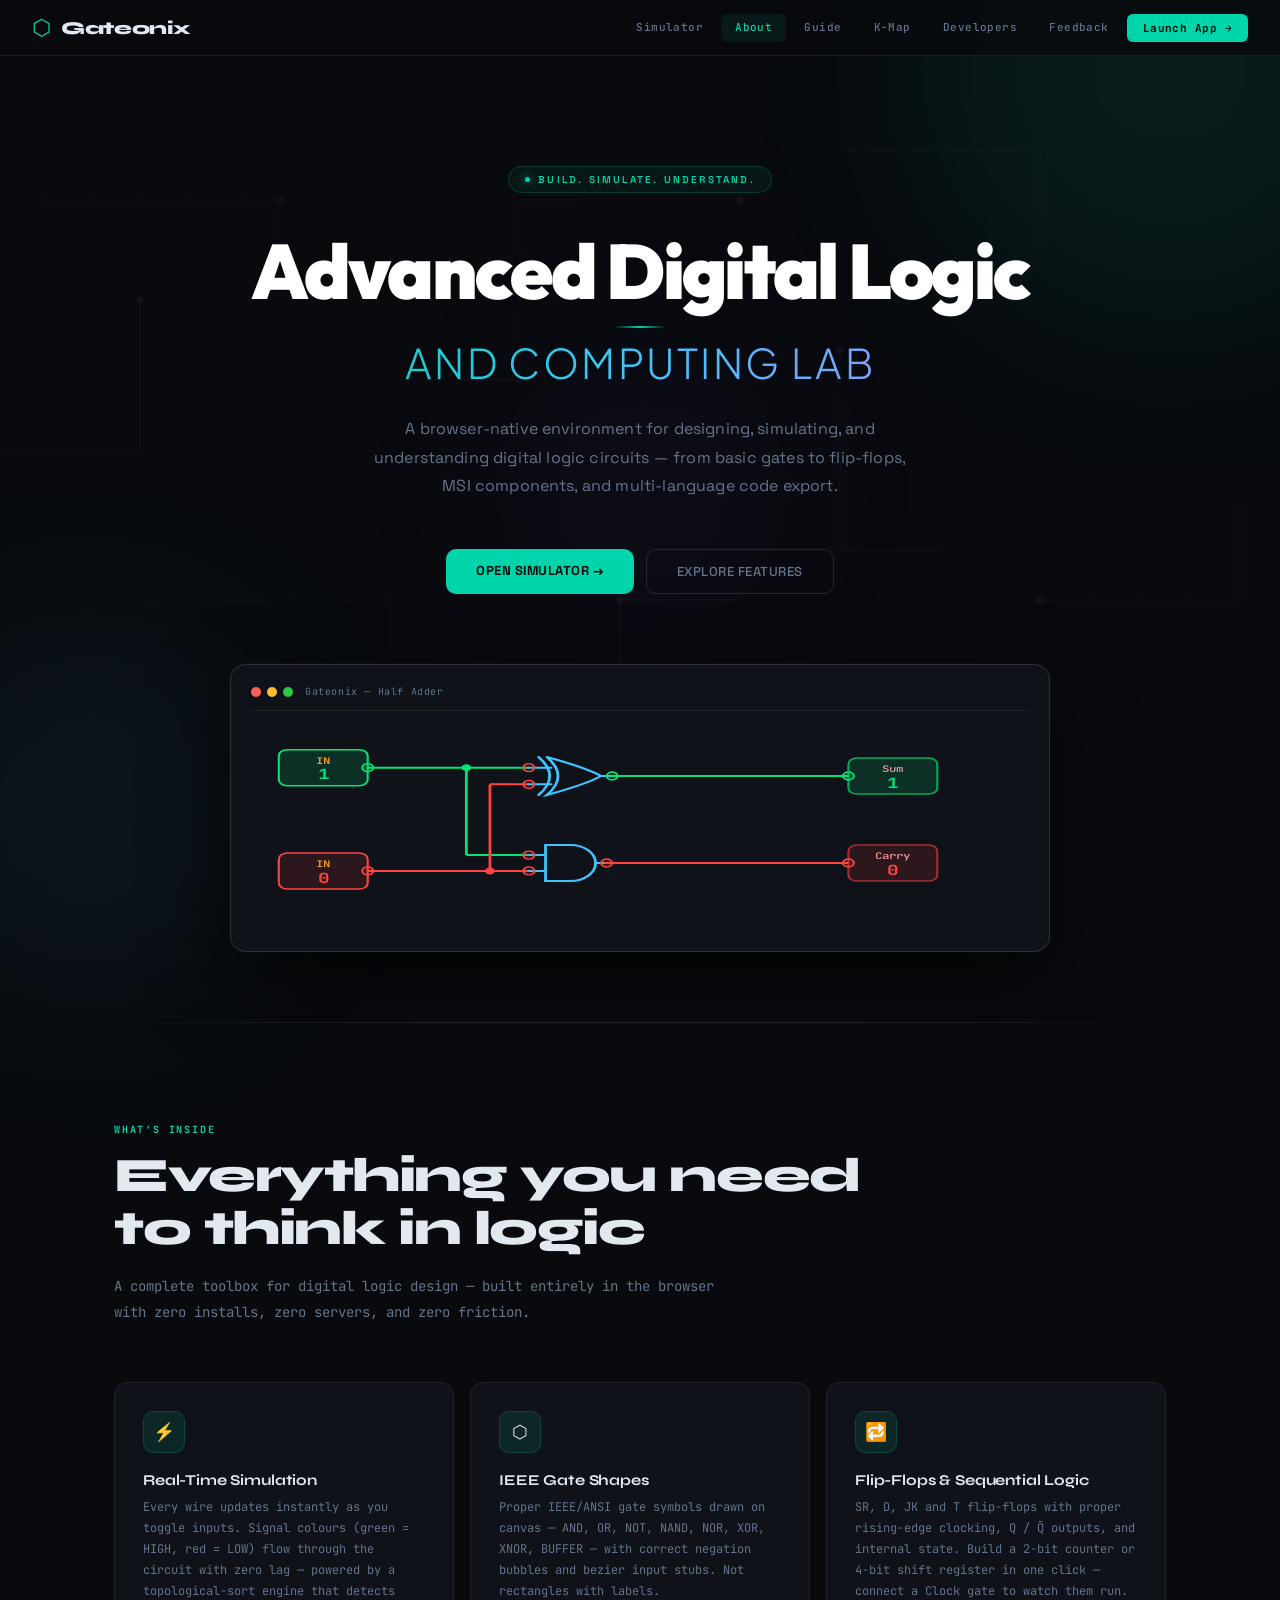
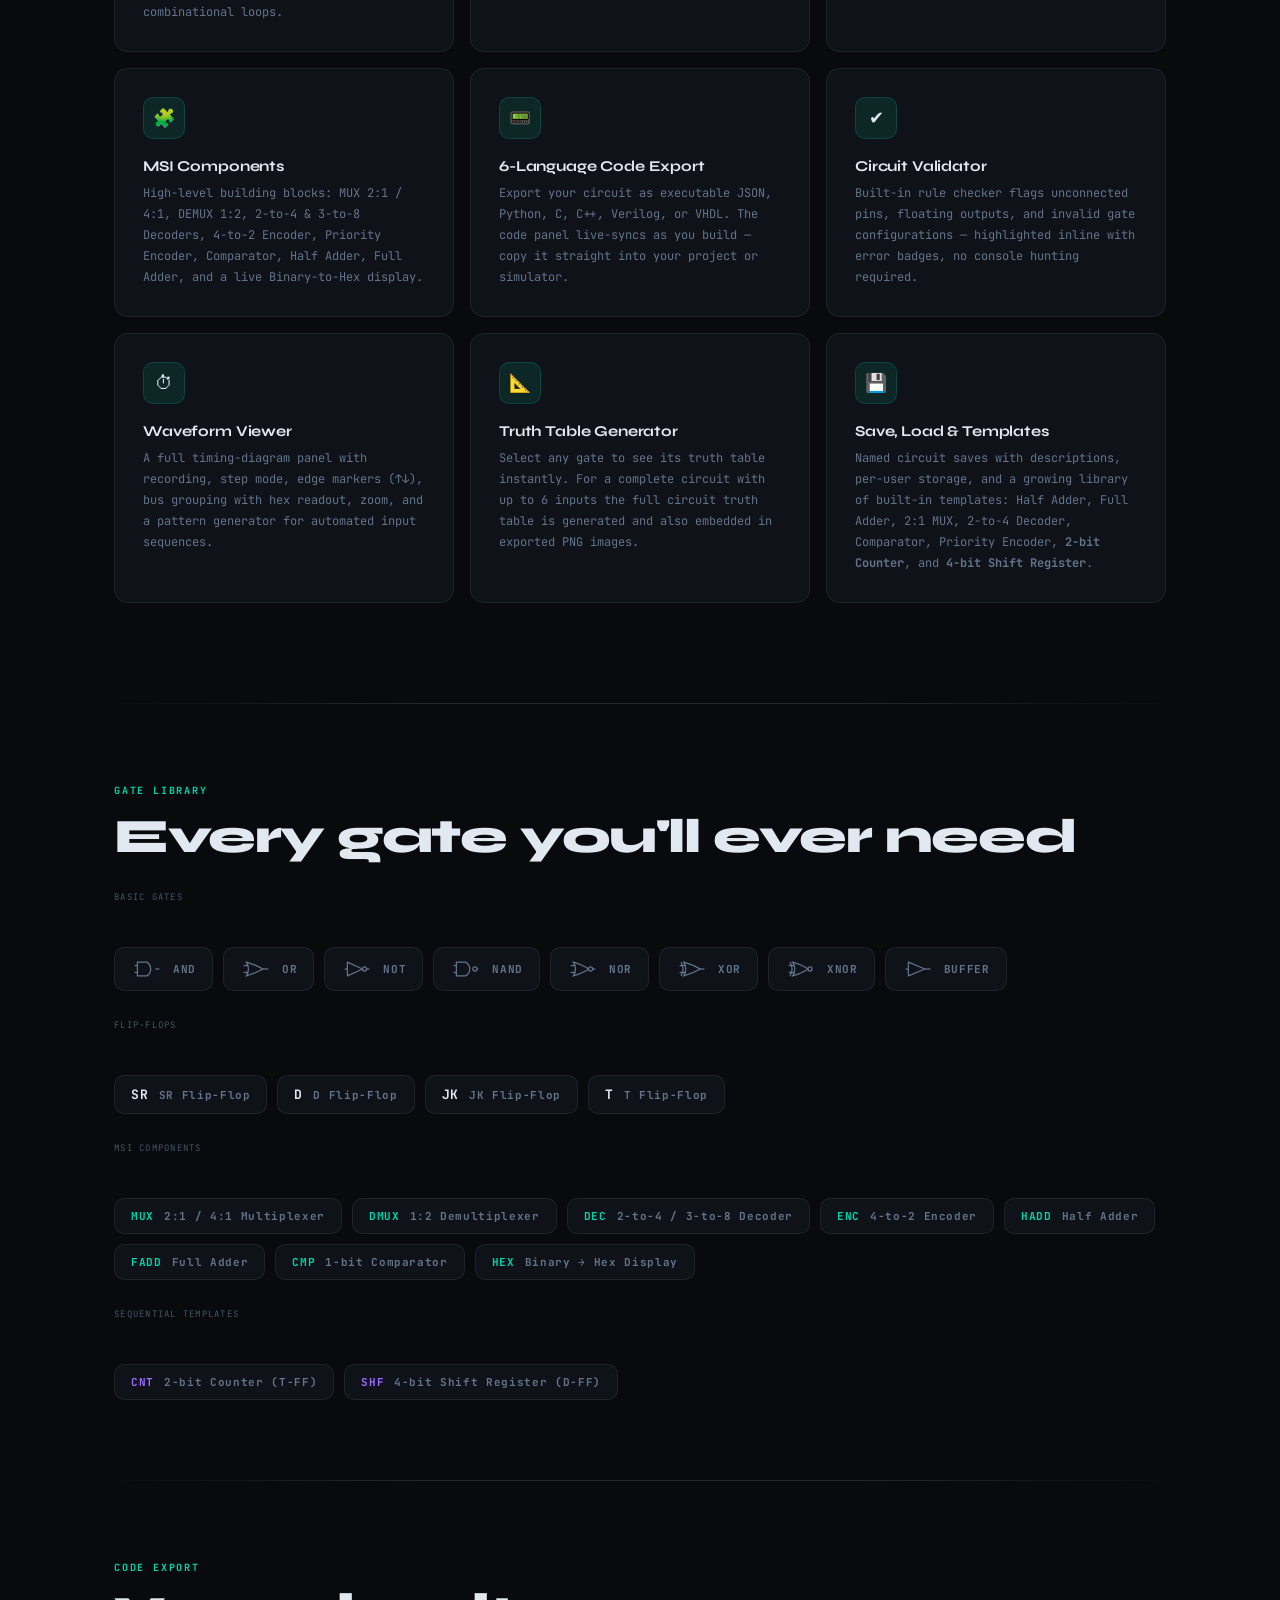
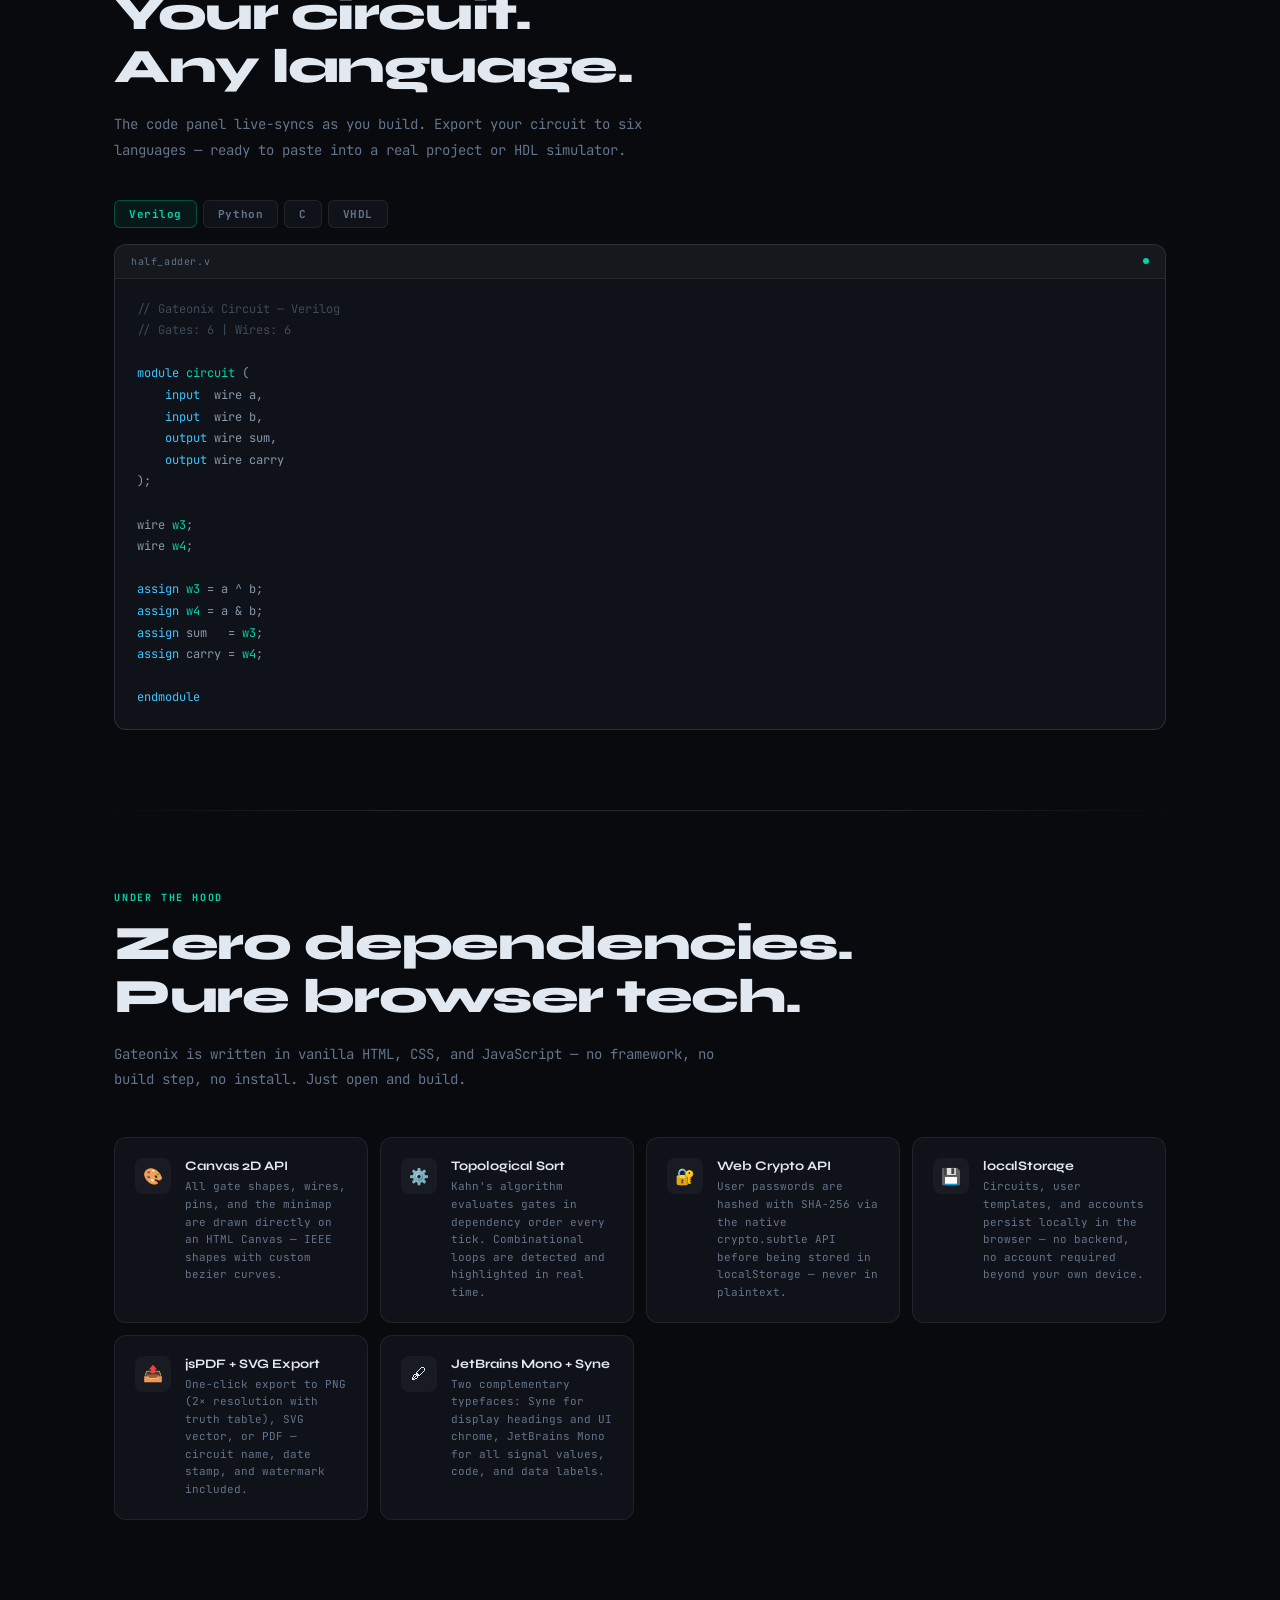
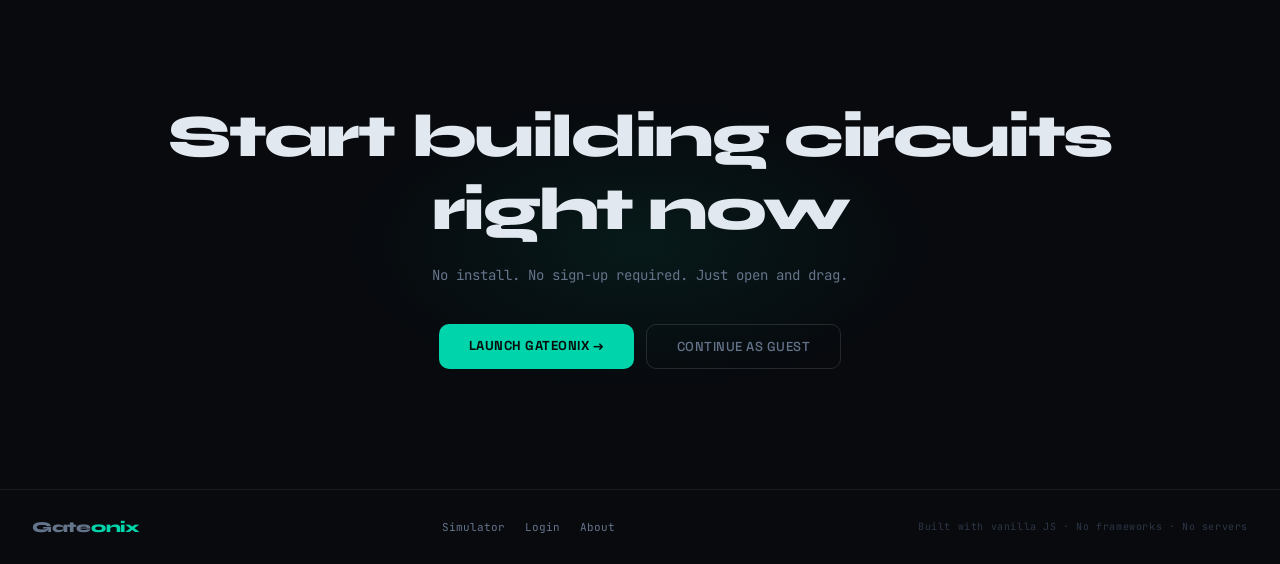
<file: about.html>
<!DOCTYPE html>
<html lang="en">
<head>
  <meta charset="UTF-8"/>
  <meta name="viewport" content="width=device-width, initial-scale=1.0"/>
  <title>Gateonix — About | Free Digital Logic Circuit Simulator</title>
  <meta name="description" content="Learn about Gateonix — a free, browser-native digital logic circuit simulator built for students and engineers. Supports 11 MSI components, 4 flip-flop types, and exports to Verilog, VHDL, Python, and more."/>
  <meta name="keywords" content="Gateonix, logic gate simulator, digital logic, about, circuit simulator, open source"/>
  <meta property="og:title" content="About Gateonix — Digital Logic Circuit Simulator"/>
  <meta property="og:description" content="A free, browser-native environment for designing, simulating, and understanding digital logic circuits. No install required."/>
  <meta property="og:type" content="website"/>
  <meta property="og:url" content="https://gateonix.vercel.app/about"/>
  <meta name="twitter:card" content="summary_large_image"/>
  <meta name="twitter:title" content="About Gateonix — Circuit Simulator"/>
  <meta name="twitter:description" content="A free, browser-native environment for designing, simulating, and understanding digital logic circuits."/>
  <link rel="manifest" href="/manifest.json"/>
  <link rel="preconnect" href="https://fonts.googleapis.com">
  <link href="https://fonts.googleapis.com/css2?family=JetBrains+Mono:wght@400;500;700&family=Syne:wght@400;600;800&family=Space+Grotesk:wght@300;400;500;600;700&family=Outfit:wght@200;300;400;600;800;900&family=Plus+Jakarta+Sans:wght@300;400;600;800&display=swap" rel="stylesheet">
  <style>
    :root {
      --bg:      #080a0e;
      --panel:   #0f1218;
      --surface: #161b24;
      --raised:  #1e2535;
      --border:  rgba(255,255,255,0.07);
      --border2: rgba(255,255,255,0.12);
      --accent:  #00d4aa;
      --accent2: #00ffcc;
      --accent3: #40c4ff;
      --text:    #e2e8f0;
      --muted:   #64748b;
      --font-ui: 'Syne', sans-serif;
      --font-mono: 'JetBrains Mono', monospace;
    }

    *, *::before, *::after { box-sizing: border-box; margin: 0; padding: 0; }

    html { scroll-behavior: smooth; }

    body {
      background: var(--bg);
      color: var(--text);
      font-family: var(--font-ui);
      overflow-x: hidden;
      cursor: default;
    }

    /* ── Animated grid background ── */
    .bg-canvas {
      position: fixed;
      inset: 0;
      z-index: 0;
      pointer-events: none;
      overflow: hidden;
    }
    .bg-canvas svg {
      width: 100%; height: 100%;
      opacity: 0.035;
    }
    .trace {
      stroke-dasharray: 300;
      stroke-dashoffset: 300;
      animation: trace-in 3s ease forwards;
    }
    .trace:nth-child(2) { animation-delay: 0.4s; }
    .trace:nth-child(3) { animation-delay: 0.8s; }
    .trace:nth-child(4) { animation-delay: 1.2s; }
    .trace:nth-child(5) { animation-delay: 1.6s; }
    @keyframes trace-in {
      to { stroke-dashoffset: 0; }
    }

    /* ── Glow orbs ── */
    .orb {
      position: fixed;
      border-radius: 50%;
      filter: blur(90px);
      pointer-events: none;
      z-index: 0;
      animation: orb-drift 14s ease-in-out infinite alternate;
    }
    .orb1 { width: 500px; height: 500px; background: rgba(0,212,170,0.09);  top: -180px; right: -140px; }
    .orb2 { width: 380px; height: 380px; background: rgba(64,196,255,0.06); bottom: -100px; left: -100px; animation-delay: -7s; }
    .orb3 { width: 260px; height: 260px; background: rgba(156,107,255,0.05); top: 40%; left: 40%; animation-delay: -3s; }
    @keyframes orb-drift {
      from { transform: translate(0,0); }
      to   { transform: translate(30px, 20px); }
    }

    /* ── Nav ── */
    nav {
      position: fixed;
      top: 0; left: 0; right: 0;
      z-index: 100;
      height: 56px;
      background: rgba(8,10,14,0.82);
      backdrop-filter: blur(16px);
      border-bottom: 1px solid var(--border);
      display: flex;
      align-items: center;
      padding: 0 32px;
      gap: 20px;
    }
    .nav-logo {
      display: flex;
      align-items: center;
      gap: 10px;
      text-decoration: none;
    }
    .nav-logo-icon {
      font-size: 22px;
      color: var(--accent);
      animation: pulse 2.5s ease-in-out infinite;
    }
    @keyframes pulse { 0%,100%{opacity:1} 50%{opacity:0.6} }
    .nav-logo-name {
      font-family: var(--font-ui);
      font-weight: 800;
      font-size: 18px;
      letter-spacing: -0.02em;
      color: var(--text);
    }
    .nav-links {
      display: flex;
      gap: 4px;
      margin-left: auto;
    }
    .nav-link {
      font-family: var(--font-mono);
      font-size: 11px;
      font-weight: 500;
      color: var(--muted);
      text-decoration: none;
      padding: 6px 14px;
      border-radius: 6px;
      transition: all 0.15s;
      letter-spacing: 0.04em;
    }
    .nav-link:hover { color: var(--text); background: var(--surface); }
    .nav-link.active { color: var(--accent); background: rgba(0,212,170,0.08); }
    .nav-cta {
      font-family: var(--font-mono);
      font-size: 11px;
      font-weight: 700;
      color: #050e0b;
      background: var(--accent);
      border: none;
      padding: 7px 16px;
      border-radius: 6px;
      text-decoration: none;
      transition: all 0.15s;
      letter-spacing: 0.04em;
    }
    .nav-cta:hover { background: var(--accent2); transform: translateY(-1px); box-shadow: 0 6px 20px rgba(0,212,170,0.28); }

    /* ── Main layout ── */
    main {
      position: relative;
      z-index: 1;
      padding-top: 56px;
    }

    /* ── Hero ── */
    .hero {
      min-height: 100vh;
      display: flex;
      flex-direction: column;
      align-items: center;
      justify-content: center;
      text-align: center;
      padding: 110px 24px 70px;
      position: relative;
      gap: 0;
    }

    /* Eyebrow pill */
    .hero-badge {
      display: inline-flex;
      align-items: center;
      gap: 8px;
      font-family: 'Space Grotesk', sans-serif;
      font-size: 10px;
      font-weight: 600;
      letter-spacing: 0.22em;
      text-transform: uppercase;
      color: var(--accent);
      background: rgba(0,212,170,0.06);
      border: 1px solid rgba(0,212,170,0.18);
      padding: 6px 16px;
      border-radius: 40px;
      margin-bottom: 40px;
      opacity: 0;
      animation: fade-up 0.6s 0.1s forwards;
    }
    .hero-badge::before {
      content: '';
      width: 5px; height: 5px;
      background: var(--accent);
      border-radius: 50%;
      box-shadow: 0 0 10px var(--accent);
      animation: pulse 1.8s infinite;
    }

    /* ── Title block ── */
    .hero-title-wrap {
      opacity: 0;
      animation: fade-up 0.75s 0.25s forwards;
      margin-bottom: 32px;
    }

    /* Line 1: "Advanced Digital Logic" — heavy, white */
    .hero-line1 {
      font-family: 'Outfit', sans-serif;
      font-weight: 900;
      font-size: clamp(38px, 6vw, 80px);
      letter-spacing: -0.035em;
      line-height: 1;
      color: #ffffff;
      display: block;
    }

    /* Thin teal rule between lines */
    .hero-title-rule {
      width: 52px;
      height: 2px;
      background: linear-gradient(90deg, transparent, var(--accent), transparent);
      margin: 16px auto 14px;
      border-radius: 2px;
    }

    /* Line 2: "and Computing Lab" — light weight, gradient, smaller */
    .hero-line2 {
      font-family: 'Plus Jakarta Sans', sans-serif;
      font-weight: 300;
      font-size: clamp(22px, 3.2vw, 46px);
      letter-spacing: 0.06em;
      line-height: 1;
      background: linear-gradient(110deg, var(--accent) 0%, #40c4ff 50%, #a78bfa 100%);
      -webkit-background-clip: text;
      -webkit-text-fill-color: transparent;
      background-clip: text;
      display: block;
      text-transform: uppercase;
    }

    /* Descriptor */
    .hero-sub {
      font-family: 'Space Grotesk', sans-serif;
      font-size: clamp(14px, 1.4vw, 16px);
      font-weight: 400;
      color: var(--muted);
      max-width: 540px;
      line-height: 1.8;
      margin-bottom: 48px;
      opacity: 0;
      animation: fade-up 0.7s 0.5s forwards;
      letter-spacing: 0.01em;
    }

    .hero-actions {
      display: flex;
      gap: 12px;
      flex-wrap: wrap;
      justify-content: center;
      opacity: 0;
      animation: fade-up 0.7s 0.72s forwards;
    }
    .btn-primary {
      font-family: 'Space Grotesk', sans-serif;
      font-weight: 700;
      font-size: 13px;
      color: #050e0b;
      background: var(--accent);
      border: none;
      padding: 13px 30px;
      border-radius: 10px;
      text-decoration: none;
      transition: all 0.18s;
      letter-spacing: 0.04em;
      text-transform: uppercase;
    }
    .btn-primary:hover { background: var(--accent2); transform: translateY(-2px); box-shadow: 0 12px 32px rgba(0,212,170,0.35); }
    .btn-secondary {
      font-family: 'Space Grotesk', sans-serif;
      font-size: 13px;
      font-weight: 500;
      color: var(--muted);
      background: transparent;
      border: 1px solid rgba(255,255,255,0.12);
      padding: 13px 30px;
      border-radius: 10px;
      text-decoration: none;
      transition: all 0.18s;
      letter-spacing: 0.04em;
      text-transform: uppercase;
    }
    .btn-secondary:hover { color: var(--text); border-color: rgba(255,255,255,0.3); background: rgba(255,255,255,0.04); }

    /* ── Circuit preview art ── */
    .hero-art {
      margin-top: 70px;
      width: min(820px, 90vw);
      position: relative;
      opacity: 0;
      animation: fade-up 0.9s 0.8s forwards;
    }
    .hero-art-inner {
      background: var(--panel);
      border: 1px solid var(--border2);
      border-radius: 16px;
      padding: 20px;
      box-shadow: 0 32px 80px rgba(0,0,0,0.6), 0 0 0 1px rgba(0,212,170,0.06);
      overflow: hidden;
    }
    .art-topbar {
      display: flex;
      align-items: center;
      gap: 6px;
      margin-bottom: 16px;
      padding-bottom: 12px;
      border-bottom: 1px solid var(--border);
    }
    .art-dot { width: 10px; height: 10px; border-radius: 50%; }
    .art-dot.r { background: #ff5f57; }
    .art-dot.y { background: #febc2e; }
    .art-dot.g { background: #28c840; }
    .art-label {
      font-family: var(--font-mono);
      font-size: 10px;
      color: var(--muted);
      margin-left: 6px;
      letter-spacing: 0.06em;
    }
    .art-canvas {
      width: 100%;
      height: 200px;
    }

    @keyframes fade-up {
      from { opacity: 0; transform: translateY(20px); }
      to   { opacity: 1; transform: translateY(0); }
    }

    /* ── Section common ── */
    section {
      padding: 100px 24px;
      max-width: 1100px;
      margin: 0 auto;
    }
    .section-label {
      font-family: var(--font-mono);
      font-size: 10px;
      font-weight: 700;
      letter-spacing: 0.18em;
      text-transform: uppercase;
      color: var(--accent);
      margin-bottom: 14px;
    }
    .section-title {
      font-family: var(--font-ui);
      font-weight: 800;
      font-size: clamp(28px, 4vw, 48px);
      letter-spacing: -0.03em;
      line-height: 1.1;
      color: var(--text);
      margin-bottom: 18px;
    }
    .section-body {
      font-family: var(--font-mono);
      font-size: 14px;
      color: var(--muted);
      line-height: 1.85;
      max-width: 600px;
    }

    /* ── Features grid ── */
    .features-grid {
      display: grid;
      grid-template-columns: repeat(auto-fit, minmax(290px, 1fr));
      gap: 16px;
      margin-top: 56px;
    }
    .feat-card {
      background: var(--panel);
      border: 1px solid var(--border);
      border-radius: 14px;
      padding: 28px;
      transition: all 0.22s;
      position: relative;
      overflow: hidden;
    }
    .feat-card::before {
      content: '';
      position: absolute;
      top: 0; left: 0; right: 0;
      height: 2px;
      background: linear-gradient(90deg, transparent, var(--feat-color, var(--accent)), transparent);
      opacity: 0;
      transition: opacity 0.22s;
    }
    .feat-card:hover { border-color: var(--border2); transform: translateY(-3px); box-shadow: 0 16px 40px rgba(0,0,0,0.4); }
    .feat-card:hover::before { opacity: 1; }

    .feat-icon {
      width: 42px; height: 42px;
      border-radius: 10px;
      background: rgba(0,212,170,0.1);
      border: 1px solid rgba(0,212,170,0.18);
      display: flex;
      align-items: center;
      justify-content: center;
      font-size: 18px;
      margin-bottom: 18px;
    }
    .feat-title {
      font-family: var(--font-ui);
      font-weight: 700;
      font-size: 15px;
      color: var(--text);
      margin-bottom: 8px;
      letter-spacing: -0.01em;
    }
    .feat-desc {
      font-family: var(--font-mono);
      font-size: 12px;
      color: var(--muted);
      line-height: 1.75;
    }

    /* ── Gate showcase ── */
    .gates-section {
      padding: 80px 24px;
      max-width: 1100px;
      margin: 0 auto;
    }
    .gates-row {
      display: flex;
      gap: 10px;
      flex-wrap: wrap;
      margin-top: 44px;
    }
    .gate-pill {
      display: flex;
      align-items: center;
      gap: 10px;
      background: var(--panel);
      border: 1px solid var(--border);
      border-radius: 10px;
      padding: 10px 16px;
      transition: all 0.18s;
      cursor: default;
    }
    .gate-pill:hover {
      border-color: var(--border2);
      background: var(--surface);
      transform: translateY(-2px);
    }
    .gate-pill svg { width: 32px; height: 22px; color: var(--muted); transition: color 0.18s; }
    .gate-pill:hover svg { color: var(--accent); }
    .gate-pill span {
      font-family: var(--font-mono);
      font-size: 11px;
      font-weight: 700;
      color: var(--muted);
      letter-spacing: 0.06em;
      transition: color 0.18s;
    }
    .gate-pill:hover span { color: var(--text); }
    .gate-cat {
      font-family: var(--font-mono);
      font-size: 9px;
      letter-spacing: 0.14em;
      text-transform: uppercase;
      margin-top: 28px;
      margin-bottom: 10px;
      color: var(--muted);
      opacity: 0.7;
    }

    /* ── Code export strip ── */
    .export-section {
      padding: 80px 24px;
      max-width: 1100px;
      margin: 0 auto;
    }
    .lang-tabs {
      display: flex;
      gap: 6px;
      flex-wrap: wrap;
      margin-top: 36px;
      margin-bottom: 0;
    }
    .lang-tab {
      font-family: var(--font-mono);
      font-size: 11px;
      font-weight: 700;
      padding: 6px 14px;
      border-radius: 6px;
      border: 1px solid var(--border);
      background: var(--panel);
      color: var(--muted);
      cursor: pointer;
      transition: all 0.15s;
      letter-spacing: 0.05em;
    }
    .lang-tab.active, .lang-tab:hover {
      color: var(--accent);
      border-color: rgba(0,212,170,0.3);
      background: rgba(0,212,170,0.07);
    }
    .code-block {
      margin-top: 16px;
      background: var(--panel);
      border: 1px solid var(--border2);
      border-radius: 12px;
      overflow: hidden;
    }
    .code-topbar {
      display: flex;
      align-items: center;
      gap: 8px;
      padding: 10px 16px;
      background: rgba(255,255,255,0.025);
      border-bottom: 1px solid var(--border);
    }
    .code-topbar span {
      font-family: var(--font-mono);
      font-size: 10px;
      color: var(--muted);
      letter-spacing: 0.06em;
    }
    .code-live-dot {
      width: 6px; height: 6px;
      border-radius: 50%;
      background: var(--accent);
      animation: pulse 1.8s infinite;
      margin-left: auto;
    }
    pre {
      padding: 20px 22px;
      font-family: var(--font-mono);
      font-size: 12px;
      line-height: 1.8;
      color: #8899aa;
      overflow-x: auto;
      margin: 0;
    }
    .kw  { color: #40c4ff; }
    .str { color: #00e676; }
    .cm  { color: #3d4a5a; }
    .num { color: #ffa726; }
    .fn  { color: var(--accent); }



    /* ── Tech stack ── */
    .tech-section {
      padding: 80px 24px;
      max-width: 1100px;
      margin: 0 auto;
    }
    .tech-grid {
      display: grid;
      grid-template-columns: repeat(auto-fit, minmax(220px, 1fr));
      gap: 12px;
      margin-top: 44px;
    }
    .tech-item {
      display: flex;
      align-items: flex-start;
      gap: 14px;
      background: var(--panel);
      border: 1px solid var(--border);
      border-radius: 12px;
      padding: 20px;
      transition: all 0.18s;
    }
    .tech-item:hover { border-color: var(--border2); background: var(--surface); }
    .tech-icon {
      width: 36px; height: 36px;
      border-radius: 8px;
      display: flex;
      align-items: center;
      justify-content: center;
      font-size: 16px;
      flex-shrink: 0;
      background: rgba(255,255,255,0.04);
    }
    .tech-name {
      font-family: var(--font-ui);
      font-weight: 700;
      font-size: 13px;
      color: var(--text);
      margin-bottom: 4px;
    }
    .tech-desc {
      font-family: var(--font-mono);
      font-size: 11px;
      color: var(--muted);
      line-height: 1.6;
    }

    /* ── CTA section ── */
    .cta-section {
      padding: 100px 24px 120px;
      text-align: center;
      position: relative;
      overflow: hidden;
    }
    .cta-glow {
      position: absolute;
      top: 50%; left: 50%;
      transform: translate(-50%, -50%);
      width: 600px; height: 300px;
      background: radial-gradient(ellipse, rgba(0,212,170,0.08) 0%, transparent 70%);
      pointer-events: none;
    }
    .cta-title {
      font-family: var(--font-ui);
      font-weight: 800;
      font-size: clamp(32px, 5vw, 60px);
      letter-spacing: -0.04em;
      color: var(--text);
      margin-bottom: 20px;
      position: relative;
    }
    .cta-sub {
      font-family: var(--font-mono);
      font-size: 14px;
      color: var(--muted);
      margin-bottom: 40px;
      position: relative;
    }

    /* ── Footer ── */
    footer {
      border-top: 1px solid var(--border);
      padding: 28px 32px;
      display: flex;
      align-items: center;
      justify-content: space-between;
      flex-wrap: wrap;
      gap: 12px;
      position: relative;
      z-index: 1;
    }
    .footer-logo {
      font-family: var(--font-ui);
      font-weight: 800;
      font-size: 15px;
      letter-spacing: -0.02em;
      color: var(--muted);
    }
    .footer-logo span { color: var(--accent); }
    .footer-links {
      display: flex;
      gap: 20px;
    }
    .footer-links a {
      font-family: var(--font-mono);
      font-size: 11px;
      color: var(--muted);
      text-decoration: none;
      transition: color 0.15s;
    }
    .footer-links a:hover { color: var(--text); }
    .footer-copy {
      font-family: var(--font-mono);
      font-size: 10px;
      color: #2d3748;
      letter-spacing: 0.06em;
    }

    /* ── Scroll reveal ── */
    .reveal {
      opacity: 0;
      transform: translateY(28px);
      transition: opacity 0.7s ease, transform 0.7s ease;
    }
    .reveal.visible {
      opacity: 1;
      transform: translateY(0);
    }

    /* ── Divider line ── */
    .divider {
      width: 100%;
      height: 1px;
      background: linear-gradient(90deg, transparent, var(--border2) 30%, var(--border2) 70%, transparent);
      margin: 0 auto;
      max-width: 1100px;
    }
  </style>
</head>
<body>

<!-- Background -->
<div class="bg-canvas">
  <svg viewBox="0 0 1400 900" xmlns="http://www.w3.org/2000/svg" preserveAspectRatio="xMidYMid slice">
    <defs>
      <pattern id="grid" width="50" height="50" patternUnits="userSpaceOnUse">
        <path d="M50 0H0V50" fill="none" stroke="white" stroke-width="0.5"/>
      </pattern>
    </defs>
    <rect width="100%" height="100%" fill="url(#grid)"/>
    <g stroke="white" stroke-width="1.2" fill="none">
      <path class="trace" d="M100 200 H340 V380 H580 V200 H800"/>
      <path class="trace" d="M900 150 H1100 V350 H900 V550 H1200"/>
      <path class="trace" d="M200 600 H450 V750 H680 V600 H900"/>
      <path class="trace" d="M50 450 H200 V300 H350"/>
      <path class="trace" d="M1100 600 H1300 V400"/>
    </g>
    <g fill="white">
      <circle cx="340" cy="200" r="3.5"/><circle cx="580" cy="380" r="3.5"/><circle cx="800" cy="200" r="3.5"/>
      <circle cx="900" cy="350" r="3.5"/><circle cx="450" cy="750" r="3.5"/><circle cx="680" cy="600" r="3.5"/>
      <circle cx="200" cy="300" r="3.5"/><circle cx="1100" cy="600" r="3.5"/>
    </g>
  </svg>
</div>
<div class="orb orb1"></div>
<div class="orb orb2"></div>
<div class="orb orb3"></div>

<!-- Nav -->
<nav>
  <a class="nav-logo" href="index.html">
    <span class="nav-logo-icon">⬡</span>
    <span class="nav-logo-name">Gateonix</span>
  </a>
  <div class="nav-links">
    <a href="index.html"    class="nav-link">Simulator</a>
    <a href="ABOUT.html"    class="nav-link active">About</a>
    <a href="help.html"     class="nav-link">Guide</a>
    <a href="kmap.html" class="nav-link">K-Map</a>
    <a href="/developer.html" class="nav-link">Developers</a>
    <a href="Feedback.html" class="nav-link">Feedback</a>
    <a href="login.html"    class="nav-cta">Launch App →</a>
  </div>
</nav>

<main>

  <!-- ── HERO ── -->
  <div class="hero">
    <div class="hero-badge">Build. Simulate. Understand.</div>

    <div class="hero-title-wrap">
      <span class="hero-line1">Advanced Digital Logic</span>
      <div class="hero-title-rule"></div>
      <span class="hero-line2">and Computing Lab</span>
    </div>

    <p class="hero-sub">
      A browser-native environment for designing, simulating, and understanding digital logic circuits —
      from basic gates to flip-flops, MSI components, and multi-language code export.
    </p>

    <div class="hero-actions">
      <a href="login.html" class="btn-primary">Open Simulator →</a>
      <a href="#features" class="btn-secondary">Explore Features</a>
    </div>

    <!-- Decorative circuit art -->
    <div class="hero-art">
      <div class="hero-art-inner">
        <div class="art-topbar">
          <div class="art-dot r"></div>
          <div class="art-dot y"></div>
          <div class="art-dot g"></div>
          <span class="art-label">Gateonix — Half Adder</span>
        </div>
        <canvas class="art-canvas" id="demo-canvas"></canvas>
      </div>
    </div>
  </div>

  <div class="divider"></div>

  <!-- ── FEATURES ── -->
  <section id="features">
    <div class="reveal">
      <div class="section-label">What's inside</div>
      <h2 class="section-title">Everything you need<br>to think in logic</h2>
      <p class="section-body">
        A complete toolbox for digital logic design — built entirely in the browser with zero installs,
        zero servers, and zero friction.
      </p>
    </div>

    <div class="features-grid">
      <div class="feat-card reveal" style="--feat-color: var(--accent);">
        <div class="feat-icon">⚡</div>
        <div class="feat-title">Real-Time Simulation</div>
        <div class="feat-desc">Every wire updates instantly as you toggle inputs. Signal colours (green = HIGH, red = LOW) flow through the circuit with zero lag — powered by a topological-sort engine that detects combinational loops.</div>
      </div>
      <div class="feat-card reveal" style="--feat-color: #40c4ff;">
        <div class="feat-icon">⬡</div>
        <div class="feat-title">IEEE Gate Shapes</div>
        <div class="feat-desc">Proper IEEE/ANSI gate symbols drawn on canvas — AND, OR, NOT, NAND, NOR, XOR, XNOR, BUFFER — with correct negation bubbles and bezier input stubs. Not rectangles with labels.</div>
      </div>
      <div class="feat-card reveal" style="--feat-color: #9c6bff;">
        <div class="feat-icon">🔁</div>
        <div class="feat-title">Flip-Flops & Sequential Logic</div>
        <div class="feat-desc">SR, D, JK and T flip-flops with proper rising-edge clocking, Q / Q̄ outputs, and internal state. Build a 2-bit counter or 4-bit shift register in one click — connect a Clock gate to watch them run.</div>
      </div>
      <div class="feat-card reveal" style="--feat-color: #00e676;">
        <div class="feat-icon">🧩</div>
        <div class="feat-title">MSI Components</div>
        <div class="feat-desc">High-level building blocks: MUX 2:1 / 4:1, DEMUX 1:2, 2-to-4 & 3-to-8 Decoders, 4-to-2 Encoder, Priority Encoder, Comparator, Half Adder, Full Adder, and a live Binary-to-Hex display.</div>
      </div>
      <div class="feat-card reveal" style="--feat-color: #ffa726;">
        <div class="feat-icon">📟</div>
        <div class="feat-title">6-Language Code Export</div>
        <div class="feat-desc">Export your circuit as executable JSON, Python, C, C++, Verilog, or VHDL. The code panel live-syncs as you build — copy it straight into your project or simulator.</div>
      </div>
      <div class="feat-card reveal" style="--feat-color: #ff5252;">
        <div class="feat-icon">✔</div>
        <div class="feat-title">Circuit Validator</div>
        <div class="feat-desc">Built-in rule checker flags unconnected pins, floating outputs, and invalid gate configurations — highlighted inline with error badges, no console hunting required.</div>
      </div>
      <div class="feat-card reveal" style="--feat-color: var(--accent);">
        <div class="feat-icon">⏱</div>
        <div class="feat-title">Waveform Viewer</div>
        <div class="feat-desc">A full timing-diagram panel with recording, step mode, edge markers (↑↓), bus grouping with hex readout, zoom, and a pattern generator for automated input sequences.</div>
      </div>
      <div class="feat-card reveal" style="--feat-color: #40c4ff;">
        <div class="feat-icon">📐</div>
        <div class="feat-title">Truth Table Generator</div>
        <div class="feat-desc">Select any gate to see its truth table instantly. For a complete circuit with up to 6 inputs the full circuit truth table is generated and also embedded in exported PNG images.</div>
      </div>
      <div class="feat-card reveal" style="--feat-color: #9c6bff;">
        <div class="feat-icon">💾</div>
        <div class="feat-title">Save, Load & Templates</div>
        <div class="feat-desc">Named circuit saves with descriptions, per-user storage, and a growing library of built-in templates: Half Adder, Full Adder, 2:1 MUX, 2-to-4 Decoder, Comparator, Priority Encoder, <strong>2-bit Counter</strong>, and <strong>4-bit Shift Register</strong>.</div>
      </div>
    </div>
  </section>

  <div class="divider"></div>

  <!-- ── GATE LIBRARY ── -->
  <div class="gates-section reveal">
    <div class="section-label">Gate Library</div>
    <h2 class="section-title">Every gate you'll ever need</h2>

    <div class="gate-cat">Basic Gates</div>
    <div class="gates-row">
      <div class="gate-pill">
        <svg viewBox="0 0 44 32" fill="none" stroke="currentColor" stroke-width="1.8"><path d="M8 6 H22 A12 12 0 0 1 22 26 H8 Z" stroke-linejoin="round"/><line x1="4" y1="11" x2="8" y2="11"/><line x1="4" y1="21" x2="8" y2="21"/><line x1="34" y1="16" x2="40" y2="16"/></svg>
        <span>AND</span>
      </div>
      <div class="gate-pill">
        <svg viewBox="0 0 44 32" fill="none" stroke="currentColor" stroke-width="1.8"><path d="M8 6 Q14 16 8 26 Q22 22 32 16 Q22 10 8 6 Z"/><line x1="4" y1="11" x2="11" y2="11"/><line x1="4" y1="21" x2="11" y2="21"/><line x1="32" y1="16" x2="40" y2="16"/></svg>
        <span>OR</span>
      </div>
      <div class="gate-pill">
        <svg viewBox="0 0 44 32" fill="none" stroke="currentColor" stroke-width="1.8"><path d="M8 6 L8 26 L30 16 Z" stroke-linejoin="round"/><circle cx="33" cy="16" r="3"/><line x1="4" y1="16" x2="8" y2="16"/><line x1="36" y1="16" x2="40" y2="16"/></svg>
        <span>NOT</span>
      </div>
      <div class="gate-pill">
        <svg viewBox="0 0 44 32" fill="none" stroke="currentColor" stroke-width="1.8"><path d="M8 6 H21 A11 11 0 0 1 21 26 H8 Z" stroke-linejoin="round"/><circle cx="35" cy="16" r="3"/><line x1="4" y1="11" x2="8" y2="11"/><line x1="4" y1="21" x2="8" y2="21"/><line x1="38" y1="16" x2="40" y2="16"/></svg>
        <span>NAND</span>
      </div>
      <div class="gate-pill">
        <svg viewBox="0 0 44 32" fill="none" stroke="currentColor" stroke-width="1.8"><path d="M8 6 Q14 16 8 26 Q22 22 30 16 Q22 10 8 6 Z"/><circle cx="33" cy="16" r="3"/><line x1="4" y1="11" x2="11" y2="11"/><line x1="4" y1="21" x2="11" y2="21"/><line x1="36" y1="16" x2="40" y2="16"/></svg>
        <span>NOR</span>
      </div>
      <div class="gate-pill">
        <svg viewBox="0 0 44 32" fill="none" stroke="currentColor" stroke-width="1.8"><path d="M10 6 Q16 16 10 26 Q24 22 34 16 Q24 10 10 6 Z"/><path d="M6 6 Q12 16 6 26"/><line x1="4" y1="11" x2="13" y2="11"/><line x1="4" y1="21" x2="13" y2="21"/><line x1="34" y1="16" x2="40" y2="16"/></svg>
        <span>XOR</span>
      </div>
      <div class="gate-pill">
        <svg viewBox="0 0 44 32" fill="none" stroke="currentColor" stroke-width="1.8"><path d="M10 6 Q16 16 10 26 Q24 22 32 16 Q24 10 10 6 Z"/><path d="M6 6 Q12 16 6 26"/><circle cx="35" cy="16" r="3"/><line x1="4" y1="11" x2="13" y2="11"/><line x1="4" y1="21" x2="13" y2="21"/></svg>
        <span>XNOR</span>
      </div>
      <div class="gate-pill">
        <svg viewBox="0 0 44 32" fill="none" stroke="currentColor" stroke-width="1.8"><path d="M8 6 L8 26 L32 16 Z" stroke-linejoin="round"/><line x1="4" y1="16" x2="8" y2="16"/><line x1="32" y1="16" x2="40" y2="16"/></svg>
        <span>BUFFER</span>
      </div>
    </div>

    <div class="gate-cat">Flip-Flops</div>
    <div class="gates-row">
      <div class="gate-pill"><span style="color:var(--text);font-size:13px">SR</span><span>SR Flip-Flop</span></div>
      <div class="gate-pill"><span style="color:var(--text);font-size:13px">D</span><span>D Flip-Flop</span></div>
      <div class="gate-pill"><span style="color:var(--text);font-size:13px">JK</span><span>JK Flip-Flop</span></div>
      <div class="gate-pill"><span style="color:var(--text);font-size:13px">T</span><span>T Flip-Flop</span></div>
    </div>

    <div class="gate-cat">MSI Components</div>
    <div class="gates-row">
      <div class="gate-pill"><span style="color:var(--accent)">MUX</span><span>2:1 / 4:1 Multiplexer</span></div>
      <div class="gate-pill"><span style="color:var(--accent)">DMUX</span><span>1:2 Demultiplexer</span></div>
      <div class="gate-pill"><span style="color:var(--accent)">DEC</span><span>2-to-4 / 3-to-8 Decoder</span></div>
      <div class="gate-pill"><span style="color:var(--accent)">ENC</span><span>4-to-2 Encoder</span></div>
      <div class="gate-pill"><span style="color:var(--accent)">HADD</span><span>Half Adder</span></div>
      <div class="gate-pill"><span style="color:var(--accent)">FADD</span><span>Full Adder</span></div>
      <div class="gate-pill"><span style="color:var(--accent)">CMP</span><span>1-bit Comparator</span></div>
      <div class="gate-pill"><span style="color:var(--accent)">HEX</span><span>Binary → Hex Display</span></div>
    </div>

    <div class="gate-cat">Sequential Templates</div>
    <div class="gates-row">
      <div class="gate-pill"><span style="color:#9c6bff">CNT</span><span>2-bit Counter (T-FF)</span></div>
      <div class="gate-pill"><span style="color:#9c6bff">SHF</span><span>4-bit Shift Register (D-FF)</span></div>
    </div>
  </div>

  <div class="divider"></div>

  <!-- ── CODE EXPORT ── -->
  <div class="export-section reveal">
    <div class="section-label">Code Export</div>
    <h2 class="section-title">Your circuit.<br>Any language.</h2>
    <p class="section-body">The code panel live-syncs as you build. Export your circuit to six languages — ready to paste into a real project or HDL simulator.</p>

    <div class="lang-tabs">
      <button class="lang-tab active" onclick="showLang('verilog',this)">Verilog</button>
      <button class="lang-tab" onclick="showLang('python',this)">Python</button>
      <button class="lang-tab" onclick="showLang('c',this)">C</button>
      <button class="lang-tab" onclick="showLang('vhdl',this)">VHDL</button>
    </div>

    <div class="code-block">
      <div class="code-topbar">
        <span id="code-filename">half_adder.v</span>
        <div class="code-live-dot"></div>
      </div>
      <pre id="code-display"><span class="cm">// Gateonix Circuit — Verilog</span>
<span class="cm">// Gates: 6 | Wires: 6</span>

<span class="kw">module</span> <span class="fn">circuit</span> (
    <span class="kw">input</span>  wire a,
    <span class="kw">input</span>  wire b,
    <span class="kw">output</span> wire sum,
    <span class="kw">output</span> wire carry
);

wire <span class="fn">w3</span>;
wire <span class="fn">w4</span>;

<span class="kw">assign</span> <span class="fn">w3</span> = a ^ b;
<span class="kw">assign</span> <span class="fn">w4</span> = a &amp; b;
<span class="kw">assign</span> sum   = <span class="fn">w3</span>;
<span class="kw">assign</span> carry = <span class="fn">w4</span>;

<span class="kw">endmodule</span></pre>
    </div>
  </div>

  <div class="divider"></div>

  <!-- ── TECH STACK ── -->
  <div class="tech-section reveal">
    <div class="section-label">Under the Hood</div>
    <h2 class="section-title">Zero dependencies.<br>Pure browser tech.</h2>
    <p class="section-body">Gateonix is written in vanilla HTML, CSS, and JavaScript — no framework, no build step, no install. Just open and build.</p>

    <div class="tech-grid">
      <div class="tech-item">
        <div class="tech-icon">🎨</div>
        <div>
          <div class="tech-name">Canvas 2D API</div>
          <div class="tech-desc">All gate shapes, wires, pins, and the minimap are drawn directly on an HTML Canvas — IEEE shapes with custom bezier curves.</div>
        </div>
      </div>
      <div class="tech-item">
        <div class="tech-icon">⚙️</div>
        <div>
          <div class="tech-name">Topological Sort</div>
          <div class="tech-desc">Kahn's algorithm evaluates gates in dependency order every tick. Combinational loops are detected and highlighted in real time.</div>
        </div>
      </div>
      <div class="tech-item">
        <div class="tech-icon">🔐</div>
        <div>
          <div class="tech-name">Web Crypto API</div>
          <div class="tech-desc">User passwords are hashed with SHA-256 via the native crypto.subtle API before being stored in localStorage — never in plaintext.</div>
        </div>
      </div>
      <div class="tech-item">
        <div class="tech-icon">💾</div>
        <div>
          <div class="tech-name">localStorage</div>
          <div class="tech-desc">Circuits, user templates, and accounts persist locally in the browser — no backend, no account required beyond your own device.</div>
        </div>
      </div>
      <div class="tech-item">
        <div class="tech-icon">📤</div>
        <div>
          <div class="tech-name">jsPDF + SVG Export</div>
          <div class="tech-desc">One-click export to PNG (2× resolution with truth table), SVG vector, or PDF — circuit name, date stamp, and watermark included.</div>
        </div>
      </div>
      <div class="tech-item">
        <div class="tech-icon">🖋</div>
        <div>
          <div class="tech-name">JetBrains Mono + Syne</div>
          <div class="tech-desc">Two complementary typefaces: Syne for display headings and UI chrome, JetBrains Mono for all signal values, code, and data labels.</div>
        </div>
      </div>
    </div>
  </div>

  <!-- ── CTA ── -->
  <div class="cta-section reveal">
    <div class="cta-glow"></div>
    <h2 class="cta-title">Start building circuits<br>right now</h2>
    <p class="cta-sub">No install. No sign-up required. Just open and drag.</p>
    <div class="hero-actions">
      <a href="login.html" class="btn-primary">Launch Gateonix →</a>
      <a href="login.html" class="btn-secondary">Continue as Guest</a>
    </div>
  </div>

</main>

<!-- Footer -->
<footer>
  <div class="footer-logo">Gate<span>onix</span></div>
  <div class="footer-links">
    <a href="index.html">Simulator</a>
    <a href="login.html">Login</a>
    <a href="about.html">About</a>
  </div>
  <div class="footer-copy">Built with vanilla JS · No frameworks · No servers</div>
</footer>

<script>
  // ── Scroll reveal ────────────────────────────────────────────
  const observer = new IntersectionObserver(entries => {
    entries.forEach(e => {
      if (e.isIntersecting) { e.target.classList.add('visible'); observer.unobserve(e.target); }
    });
  }, { threshold: 0.12 });
  document.querySelectorAll('.reveal').forEach(el => observer.observe(el));

  // ── Code tab switcher ────────────────────────────────────────
  const CODE = {
    verilog: {
      file: 'half_adder.v',
      html: `<span class="cm">// Gateonix Circuit — Verilog</span>
<span class="cm">// Gates: 6 | Wires: 6</span>

<span class="kw">module</span> <span class="fn">circuit</span> (
    <span class="kw">input</span>  wire a,
    <span class="kw">input</span>  wire b,
    <span class="kw">output</span> wire sum,
    <span class="kw">output</span> wire carry
);

wire <span class="fn">w3</span>;
wire <span class="fn">w4</span>;

<span class="kw">assign</span> <span class="fn">w3</span> = a ^ b;
<span class="kw">assign</span> <span class="fn">w4</span> = a &amp; b;
<span class="kw">assign</span> sum   = <span class="fn">w3</span>;
<span class="kw">assign</span> carry = <span class="fn">w4</span>;

<span class="kw">endmodule</span>`
    },
    python: {
      file: 'half_adder.py',
      html: `<span class="cm">"""</span>
<span class="cm">Gateonix Circuit — Python</span>
<span class="cm">Gates: 6 | Wires: 6</span>
<span class="cm">"""</span>

<span class="cm"># Inputs</span>
<span class="fn">a</span> = <span class="num">0</span>
<span class="fn">b</span> = <span class="num">0</span>

<span class="cm"># Logic</span>
<span class="fn">w3</span> = <span class="kw">int</span>(a ^ b)
<span class="fn">w4</span> = <span class="kw">int</span>(a &amp; b)

<span class="cm"># Outputs</span>
<span class="fn">sum</span>   = w3
<span class="fn">carry</span> = w4

<span class="kw">print</span>(<span class="str">f"sum   = {sum}"</span>)
<span class="kw">print</span>(<span class="str">f"carry = {carry}"</span>)`
    },
    c: {
      file: 'half_adder.c',
      html: `<span class="cm">/* Gateonix Circuit — C */</span>
<span class="cm">/* Gates: 6 | Wires: 6 */</span>
<span class="kw">#include</span> <span class="str">&lt;stdio.h&gt;</span>

<span class="kw">int</span> <span class="fn">main</span>(<span class="kw">void</span>) {
    <span class="kw">int</span> a = <span class="num">0</span>;
    <span class="kw">int</span> b = <span class="num">0</span>;

    <span class="kw">int</span> w3 = (a ^ b) &amp; <span class="num">1</span>;
    <span class="kw">int</span> w4 = (a &amp; b) &amp; <span class="num">1</span>;

    <span class="kw">int</span> sum   = w3;
    <span class="kw">int</span> carry = w4;

    <span class="fn">printf</span>(<span class="str">"sum   = %d\n"</span>, sum);
    <span class="fn">printf</span>(<span class="str">"carry = %d\n"</span>, carry);
    <span class="kw">return</span> <span class="num">0</span>;
}`
    },
    vhdl: {
      file: 'half_adder.vhd',
      html: `<span class="cm">-- Gateonix Circuit — VHDL</span>
<span class="cm">-- Gates: 6 | Wires: 6</span>
<span class="kw">library</span> ieee;
<span class="kw">use</span> ieee.std_logic_1164.all;

<span class="kw">entity</span> <span class="fn">circuit</span> <span class="kw">is</span>
  <span class="kw">port</span> (
    a     : <span class="kw">in</span>  std_logic;
    b     : <span class="kw">in</span>  std_logic;
    sum   : <span class="kw">out</span> std_logic;
    carry : <span class="kw">out</span> std_logic
  );
<span class="kw">end</span> <span class="fn">circuit</span>;

<span class="kw">architecture</span> <span class="fn">rtl</span> <span class="kw">of</span> circuit <span class="kw">is</span>
  <span class="kw">signal</span> w3 : std_logic;
  <span class="kw">signal</span> w4 : std_logic;
<span class="kw">begin</span>
  w3    &lt;= a <span class="kw">xor</span> b;
  w4    &lt;= a <span class="kw">and</span> b;
  sum   &lt;= w3;
  carry &lt;= w4;
<span class="kw">end</span> <span class="fn">rtl</span>;`
    }
  };

  function showLang(lang, btn) {
    document.querySelectorAll('.lang-tab').forEach(b => b.classList.remove('active'));
    btn.classList.add('active');
    document.getElementById('code-filename').textContent = CODE[lang].file;
    const pre = document.getElementById('code-display');
    pre.style.opacity = '0';
    setTimeout(() => {
      pre.innerHTML = CODE[lang].html;
      pre.style.transition = 'opacity 0.2s';
      pre.style.opacity = '1';
    }, 100);
  }

  // ── Demo canvas — animated half adder ───────────────────────
  (function() {
    const canvas = document.getElementById('demo-canvas');
    if (!canvas) return;
    const ctx = canvas.getContext('2d');

    function resize() {
      canvas.width  = canvas.offsetWidth;
      canvas.height = canvas.offsetHeight;
    }
    resize();
    window.addEventListener('resize', () => { resize(); draw(); });

    let tick = 0;
    const inputs = [
      { label: 'A', x: 60, y: 70 },
      { label: 'B', x: 60, y: 130 },
    ];

    function sigColor(v) { return v ? '#00e676' : '#ff4444'; }
    function sigFill(v)  { return v ? 'rgba(0,230,118,0.14)' : 'rgba(255,68,68,0.12)'; }

    function rr(x,y,w,h,r) {
      ctx.beginPath();
      ctx.moveTo(x+r,y); ctx.lineTo(x+w-r,y); ctx.arcTo(x+w,y,x+w,y+r,r);
      ctx.lineTo(x+w,y+h-r); ctx.arcTo(x+w,y+h,x+w-r,y+h,r);
      ctx.lineTo(x+r,y+h); ctx.arcTo(x,y+h,x,y+h-r,r);
      ctx.lineTo(x,y+r); ctx.arcTo(x,y,x+r,y,r);
      ctx.closePath();
    }

    function wire(x1,y1,x2,y2,v) {
      ctx.beginPath();
      ctx.moveTo(x1,y1);
      const dx = x2-x1;
      ctx.bezierCurveTo(x1+dx*0.5,y1, x1+dx*0.5,y2, x2,y2);
      ctx.strokeStyle = sigColor(v);
      ctx.lineWidth = 2;
      ctx.stroke();
    }

    function pin(x,y,v) {
      ctx.beginPath(); ctx.arc(x,y,4,0,Math.PI*2);
      ctx.fillStyle = sigFill(v); ctx.fill();
      ctx.strokeStyle = sigColor(v); ctx.lineWidth = 1.4; ctx.stroke();
    }

    function inputBox(x,y,label,v) {
      rr(x,y,64,36,6);
      ctx.fillStyle = sigFill(v); ctx.fill();
      ctx.strokeStyle = sigColor(v); ctx.lineWidth = 1.5; ctx.stroke();
      ctx.font = '500 9px "JetBrains Mono",monospace';
      ctx.textAlign='center'; ctx.textBaseline='middle';
      ctx.fillStyle='#ffa726'; ctx.fillText('IN', x+32, y+12);
      ctx.font = 'bold 14px "JetBrains Mono",monospace';
      ctx.fillStyle = sigColor(v); ctx.fillText(v, x+32, y+26);
      pin(x+64, y+18, v);
    }

    function gateXOR(x,y,v) {
      ctx.strokeStyle = '#40c4ff'; ctx.lineWidth = 2; ctx.lineCap='round';
      const ax = x + 13, w = 52, h = 38, mid = y+h/2;
      ctx.beginPath();
      ctx.moveTo(ax,y); ctx.quadraticCurveTo(ax+16,mid,ax,y+h);
      ctx.quadraticCurveTo(ax+28,y+h*0.72, x+w, mid);
      ctx.quadraticCurveTo(ax+28,y+h*0.28, ax,y);
      ctx.stroke();
      ctx.beginPath();
      ctx.moveTo(ax-6,y); ctx.quadraticCurveTo(ax+10,mid,ax-6,y+h);
      ctx.stroke();
      [h*0.28, h*0.72].forEach(py => {
        ctx.beginPath(); ctx.moveTo(x,y+py); ctx.lineTo(ax+3,y+py); ctx.stroke();
      });
      ctx.beginPath(); ctx.moveTo(x+w,mid); ctx.lineTo(x+w+8,mid); ctx.stroke();
      pin(x, y+h*0.28, null); pin(x, y+h*0.72, null);
      pin(x+w+8, mid, v);
    }

    function gateAND(x,y,v) {
      ctx.strokeStyle = '#40c4ff'; ctx.lineWidth = 2; ctx.lineCap='round';
      const cx=x+30, r=18, h=36;
      ctx.beginPath();
      ctx.moveTo(x+12,y); ctx.lineTo(cx,y);
      ctx.arc(cx, y+h/2, r, -Math.PI/2, Math.PI/2);
      ctx.lineTo(x+12,y+h); ctx.closePath(); ctx.stroke();
      [h*0.28, h*0.72].forEach(py => {
        ctx.beginPath(); ctx.moveTo(x,y+py); ctx.lineTo(x+12,y+py); ctx.stroke();
      });
      ctx.beginPath(); ctx.moveTo(cx+r,y+h/2); ctx.lineTo(cx+r+8,y+h/2); ctx.stroke();
      pin(x, y+h*0.28, null); pin(x, y+h*0.72, null);
      pin(cx+r+8, y+h/2, v);
    }

    function outputBox(x,y,label,v) {
      rr(x,y,64,36,6);
      ctx.fillStyle = sigFill(v); ctx.fill();
      ctx.strokeStyle = v ? 'rgba(0,230,118,0.7)':'rgba(255,68,68,0.6)'; ctx.lineWidth=1.5; ctx.stroke();
      ctx.font='500 9px "JetBrains Mono",monospace';
      ctx.textAlign='center'; ctx.textBaseline='middle';
      ctx.fillStyle='#ef9a9a'; ctx.fillText(label, x+32, y+12);
      ctx.font='bold 14px "JetBrains Mono",monospace';
      ctx.fillStyle=sigColor(v); ctx.fillText(v, x+32, y+26);
      pin(x, y+18, v);
    }

    function draw() {
      const W = canvas.width, H = canvas.height;
      ctx.clearRect(0,0,W,H);

      const scaleX = W / 560, scaleY = H / 200;
      ctx.save();
      ctx.scale(scaleX, scaleY);

      // Animated inputs cycle through 4 combos
      const combo = Math.floor(tick / 60) % 4;
      const A = (combo >> 1) & 1;
      const B = combo & 1;
      const SUM   = A ^ B;
      const CARRY = A & B;

      // ── Layout constants ──────────────────────────────────────
      // Inputs: stacked vertically, centred on gate mid-points
      // XOR gate top-left: (200, 30)  → inputs at y=40.6 and y=57.4, output at y=49, x=260
      // AND gate top-left: (200, 118) → inputs at y=128.1 and y=144.9, output at y=136, x=256
      // Input boxes: A at y=24 (centre y=42), B at y=114 (centre y=132)
      // Bus column x=170: A's wire runs at y=42, B's wire runs at y=132
      // A branches at x=170 → straight to XOR-top, drops to AND-top staying LEFT of B's lane
      // B branches at x=185 → rises to XOR-bot, straight to AND-bot

      const GX  = 200;  // gate left x
      const XY  = 30;   // XOR top-y
      const AY  = 118;  // AND top-y
      const xh  = 38;   // XOR height
      const ah  = 36;   // AND height

      // Exact gate input pin y-coords (from gate functions: h*0.28 and h*0.72)
      const xTop = XY + xh*0.28;  // ~40.6
      const xBot = XY + xh*0.72;  // ~57.4
      const aTop = AY + ah*0.28;  // ~128.1
      const aBot = AY + ah*0.72;  // ~143.9

      // Place input boxes so A centre ≈ xTop and B centre ≈ aBot
      const inAy = xTop - 18;   // box top so centre = xTop
      const inBy = aBot - 18;   // box top so centre = aBot

      inputBox(20, inAy, 'A', A);
      inputBox(20, inBy, 'B', B);

      // Exit pins
      const axOut = 84, ayOut = inAy + 18;  // A exit
      const bxOut = 84, byOut = inBy + 18;  // B exit

      // Bus junction x positions — staggered so drops don't cross
      const jAx = 155;
      const jBx = 172;

      function seg(x1,y1,x2,y2,v) {
        ctx.beginPath(); ctx.moveTo(x1,y1); ctx.lineTo(x2,y2);
        ctx.strokeStyle = sigColor(v); ctx.lineWidth = 2; ctx.stroke();
      }
      function dot(x,y,v) {
        ctx.beginPath(); ctx.arc(x,y,3.5,0,Math.PI*2);
        ctx.fillStyle = sigColor(v); ctx.fill();
      }

      // ── A wires ──────────────────────────────────────────────
      // A → junction
      seg(axOut, ayOut, jAx, ayOut, A);
      dot(jAx, ayOut, A);
      // A → XOR top (straight across, same y)
      seg(jAx, ayOut, GX, xTop, A);
      // A → AND top (drop down at jAx, then across)
      // jAx=155 is LEFT of jBx=172, so this vertical never touches B's horizontal
      seg(jAx, ayOut, jAx, aTop, A);
      seg(jAx, aTop, GX, aTop, A);

      // ── B wires ──────────────────────────────────────────────
      // B → junction
      seg(bxOut, byOut, jBx, byOut, B);
      dot(jBx, byOut, B);
      // B → AND bot (straight across, same y)
      seg(jBx, byOut, GX, aBot, B);
      // B → XOR bot (rise up at jBx, then across)
      // jBx=172 > jAx=155, so this vertical is to the right of A's drop — no crossing
      seg(jBx, byOut, jBx, xBot, B);
      seg(jBx, xBot, GX, xBot, B);

      // ── Gates ─────────────────────────────────────────────────
      ctx.save(); ctx.translate(2,0);
      gateXOR(GX-2, XY, SUM);
      ctx.restore();

      ctx.save(); ctx.translate(2,0);
      gateAND(GX-2, AY, CARRY);
      ctx.restore();

      // XOR output pin x = GX-2 + 52 + 8 = GX+58; y = XY + xh/2
      const xorOutX = GX + 58, xorOutY = XY + xh/2;
      // AND output pin x = GX-2 + 30 + 18 + 8 = GX+54; y = AY + ah/2
      const andOutX = GX + 54, andOutY = AY + ah/2;

      // ── Output wires ─────────────────────────────────────────
      const outX = 430;
      seg(xorOutX, xorOutY, outX, xorOutY, SUM);
      seg(andOutX, andOutY, outX, andOutY, CARRY);

      outputBox(outX, xorOutY - 18, 'Sum',   SUM);
      outputBox(outX, andOutY - 18, 'Carry', CARRY);

      ctx.restore();
      tick++;
    }

    setInterval(draw, 16);
  })();
</script>
</body>
</html>
</file>
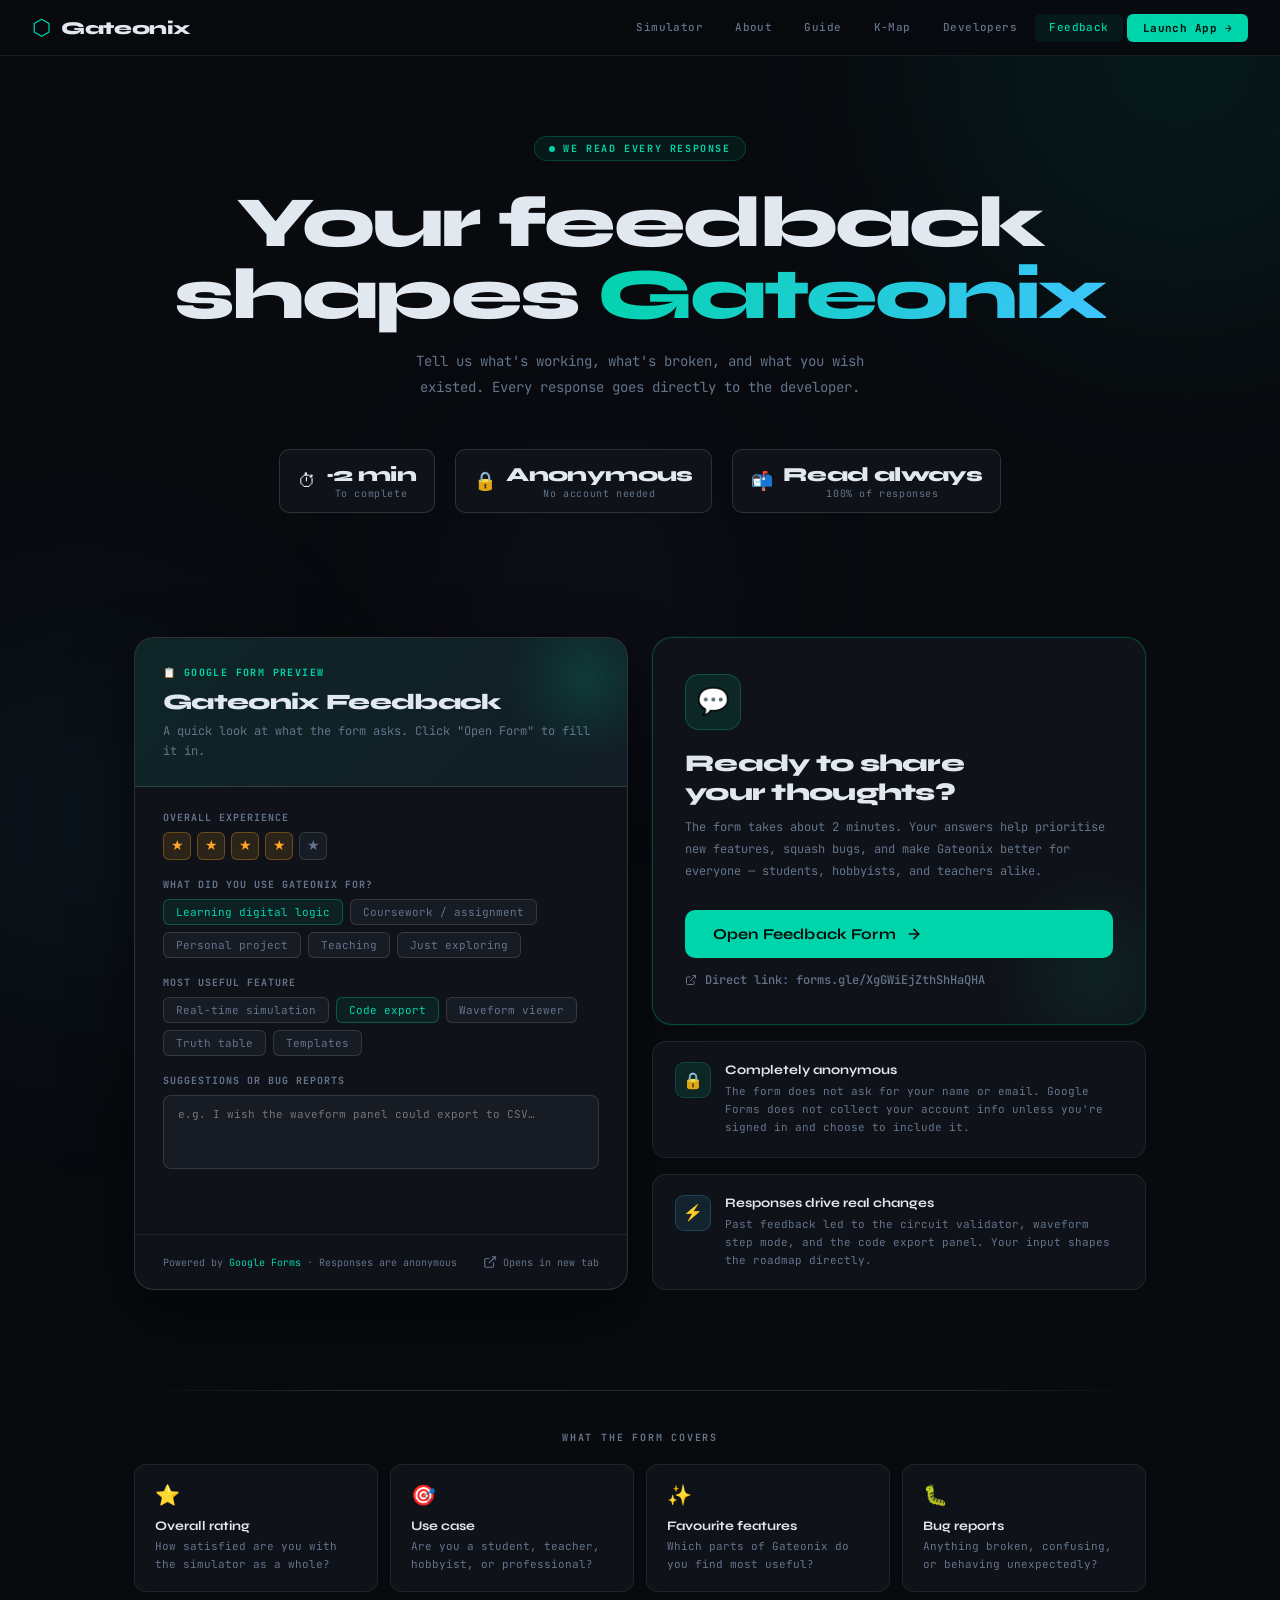
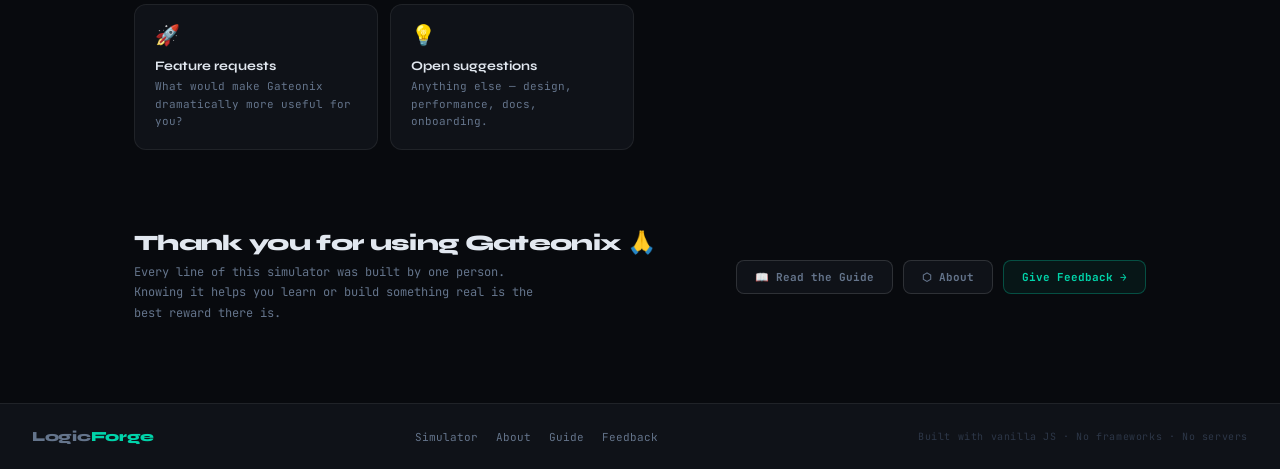
<file: Feedback.html>
<!DOCTYPE html>
<html lang="en">
<head>
  <meta charset="UTF-8"/>
  <meta name="viewport" content="width=device-width, initial-scale=1.0"/>
  <title>Gateonix — Feedback | Share Your Experience</title>
  <meta name="description" content="Share your feedback, report bugs, or suggest features for Gateonix — the free browser-native digital logic circuit simulator for students and engineers."/>
  <meta name="keywords" content="Gateonix feedback, report bug, logic simulator feedback, suggest feature, contact Gateonix"/>
  <meta property="og:title" content="Gateonix Feedback — Help Us Improve"/>
  <meta property="og:description" content="Share your feedback, report bugs, or suggest new features for the Gateonix logic simulator."/>
  <meta property="og:type" content="website"/>
  <meta property="og:url" content="https://gateonix.vercel.app/feedback"/>
  <meta name="twitter:card" content="summary_large_image"/>
  <meta name="twitter:title" content="Gateonix Feedback"/>
  <meta name="twitter:description" content="Share your feedback and help improve Gateonix — the free digital logic circuit simulator."/>
  <link rel="manifest" href="/manifest.json"/>
  <link rel="preconnect" href="https://fonts.googleapis.com">
  <link href="https://fonts.googleapis.com/css2?family=JetBrains+Mono:wght@400;500;700&family=Syne:wght@400;600;800&display=swap" rel="stylesheet">
  <style>
    :root {
      --bg:       #080a0e;
      --panel:    #0f1218;
      --surface:  #161b24;
      --raised:   #1e2535;
      --border:   rgba(255,255,255,0.07);
      --border2:  rgba(255,255,255,0.13);
      --accent:   #00d4aa;
      --accent2:  #00ffcc;
      --blue:     #40c4ff;
      --purple:   #9c6bff;
      --orange:   #ffa726;
      --red:      #ff5252;
      --green:    #00e676;
      --text:     #e2e8f0;
      --muted:    #64748b;
      --font-ui:  'Syne', sans-serif;
      --font-mono:'JetBrains Mono', monospace;
    }
    *, *::before, *::after { box-sizing: border-box; margin: 0; padding: 0; }
    html { scroll-behavior: smooth; }

    body {
      background: var(--bg);
      color: var(--text);
      font-family: var(--font-ui);
      min-height: 100vh;
      overflow-x: hidden;
    }

    /* ── Particle canvas background ── */
    #bg-canvas {
      position: fixed; inset: 0; z-index: 0; pointer-events: none;
    }

    /* ── Orbs ── */
    .orb {
      position: fixed; border-radius: 50%; filter: blur(100px);
      pointer-events: none; z-index: 0;
      animation: orb-float 16s ease-in-out infinite alternate;
    }
    .orb1 { width: 520px; height: 520px; background: rgba(0,212,170,0.07);  top: -200px; right: -160px; }
    .orb2 { width: 400px; height: 400px; background: rgba(64,196,255,0.05); bottom: -120px; left: -120px; animation-delay: -8s; }
    .orb3 { width: 280px; height: 280px; background: rgba(156,107,255,0.05); top: 50%; left: 35%; animation-delay: -4s; }
    @keyframes orb-float {
      from { transform: translate(0,0) scale(1); }
      to   { transform: translate(24px, 18px) scale(1.04); }
    }

    /* ── Nav ── */
    nav {
      position: fixed; top: 0; left: 0; right: 0; z-index: 100;
      height: 56px;
      background: rgba(8,10,14,0.88);
      backdrop-filter: blur(20px);
      border-bottom: 1px solid var(--border);
      display: flex; align-items: center; padding: 0 32px; gap: 20px;
    }
    .nav-logo { display: flex; align-items: center; gap: 10px; text-decoration: none; }
    .nav-logo-icon { font-size: 22px; color: var(--accent); animation: pulse 2.5s ease-in-out infinite; }
    @keyframes pulse { 0%,100%{opacity:1} 50%{opacity:0.55} }
    .nav-logo-name { font-weight: 800; font-size: 18px; letter-spacing: -0.02em; color: var(--text); }
    .nav-links { display: flex; gap: 4px; margin-left: auto; }
    .nav-link {
      font-family: var(--font-mono); font-size: 11px; font-weight: 500;
      color: var(--muted); text-decoration: none; padding: 6px 14px;
      border-radius: 6px; transition: all 0.15s; letter-spacing: 0.04em;
    }
    .nav-link:hover { color: var(--text); background: var(--surface); }
    .nav-link.active { color: var(--accent); background: rgba(0,212,170,0.08); }
    .nav-cta {
      font-family: var(--font-mono); font-size: 11px; font-weight: 700;
      color: #050e0b; background: var(--accent);
      padding: 7px 16px; border-radius: 6px; text-decoration: none;
      transition: all 0.15s; letter-spacing: 0.04em;
    }
    .nav-cta:hover { background: var(--accent2); transform: translateY(-1px); box-shadow: 0 6px 20px rgba(0,212,170,0.28); }

    /* ── Main wrapper ── */
    main {
      position: relative; z-index: 1;
      padding-top: 56px;
      display: flex;
      flex-direction: column;
      align-items: center;
    }

    /* ── Hero strip ── */
    .hero {
      width: 100%;
      padding: 80px 24px 60px;
      text-align: center;
      position: relative;
    }

    .hero-badge {
      display: inline-flex; align-items: center; gap: 8px;
      font-family: var(--font-mono); font-size: 10px; font-weight: 700;
      letter-spacing: 0.16em; text-transform: uppercase;
      color: var(--accent); background: rgba(0,212,170,0.07);
      border: 1px solid rgba(0,212,170,0.22);
      padding: 5px 14px; border-radius: 20px; margin-bottom: 26px;
      opacity: 0; animation: fade-up 0.6s 0.1s forwards;
    }
    .badge-dot {
      width: 6px; height: 6px; border-radius: 50%;
      background: var(--accent); animation: pulse 1.6s infinite;
    }

    .hero-title {
      font-weight: 800;
      font-size: clamp(40px, 6vw, 72px);
      letter-spacing: -0.04em;
      line-height: 1;
      color: var(--text);
      margin-bottom: 18px;
      opacity: 0; animation: fade-up 0.7s 0.25s forwards;
    }
    .hero-title .hl {
      background: linear-gradient(120deg, var(--accent) 0%, var(--blue) 100%);
      -webkit-background-clip: text;
      -webkit-text-fill-color: transparent;
      background-clip: text;
    }

    .hero-sub {
      font-family: var(--font-mono); font-size: 14px;
      color: var(--muted); line-height: 1.85; max-width: 480px;
      margin: 0 auto 48px;
      opacity: 0; animation: fade-up 0.7s 0.4s forwards;
    }

    @keyframes fade-up {
      from { opacity: 0; transform: translateY(18px); }
      to   { opacity: 1; transform: translateY(0); }
    }

    /* ── Stats row ── */
    .stats-row {
      display: flex; gap: 20px; justify-content: center; flex-wrap: wrap;
      margin-bottom: 64px;
      opacity: 0; animation: fade-up 0.7s 0.55s forwards;
    }
    .stat-chip {
      display: flex; align-items: center; gap: 10px;
      background: var(--panel); border: 1px solid var(--border2);
      border-radius: 10px; padding: 12px 18px;
    }
    .stat-icon { font-size: 18px; }
    .stat-info {}
    .stat-num { font-weight: 800; font-size: 20px; letter-spacing: -0.03em; color: var(--text); }
    .stat-lbl { font-family: var(--font-mono); font-size: 10px; color: var(--muted); letter-spacing: 0.06em; }

    /* ── Main card area ── */
    .card-area {
      width: 100%; max-width: 1060px; padding: 0 24px 100px;
      display: grid;
      grid-template-columns: 1fr 1fr;
      gap: 24px;
      opacity: 0; animation: fade-up 0.8s 0.6s forwards;
    }

    /* ── Left: preview card ── */
    .preview-card {
      background: var(--panel);
      border: 1px solid var(--border2);
      border-radius: 20px;
      overflow: hidden;
      display: flex; flex-direction: column;
      box-shadow: 0 24px 60px rgba(0,0,0,0.5);
    }

    .pc-header {
      background: linear-gradient(135deg, rgba(0,212,170,0.1) 0%, rgba(64,196,255,0.06) 100%);
      border-bottom: 1px solid var(--border2);
      padding: 28px 28px 24px;
      position: relative;
      overflow: hidden;
    }
    .pc-header::before {
      content: '';
      position: absolute; top: -40px; right: -40px;
      width: 160px; height: 160px;
      background: radial-gradient(circle, rgba(0,212,170,0.15) 0%, transparent 70%);
      border-radius: 50%;
    }
    .pc-eyebrow {
      font-family: var(--font-mono); font-size: 10px; font-weight: 700;
      letter-spacing: 0.14em; text-transform: uppercase;
      color: var(--accent); margin-bottom: 10px;
    }
    .pc-title {
      font-weight: 800; font-size: 22px; letter-spacing: -0.03em;
      color: var(--text); margin-bottom: 6px;
    }
    .pc-sub {
      font-family: var(--font-mono); font-size: 12px; color: var(--muted); line-height: 1.7;
    }

    /* Mock form questions */
    .pc-body { padding: 24px 28px; flex: 1; display: flex; flex-direction: column; gap: 18px; }

    .mock-q { }
    .mock-q-label {
      font-family: var(--font-mono); font-size: 10px; font-weight: 700;
      letter-spacing: 0.1em; text-transform: uppercase;
      color: var(--muted); margin-bottom: 8px;
    }
    .mock-stars {
      display: flex; gap: 6px;
    }
    .star {
      width: 28px; height: 28px; border-radius: 6px;
      background: var(--surface); border: 1px solid var(--border2);
      display: flex; align-items: center; justify-content: center;
      font-size: 14px; cursor: pointer; transition: all 0.15s;
      color: var(--muted);
    }
    .star.filled { background: rgba(255,167,38,0.12); border-color: rgba(255,167,38,0.3); color: var(--orange); }
    .star:hover { transform: scale(1.12); }

    .mock-options {
      display: flex; flex-wrap: wrap; gap: 7px;
    }
    .mock-opt {
      font-family: var(--font-mono); font-size: 11px;
      padding: 5px 12px; border-radius: 6px;
      background: var(--surface); border: 1px solid var(--border2);
      color: var(--muted); cursor: pointer; transition: all 0.15s;
    }
    .mock-opt:hover, .mock-opt.sel {
      background: rgba(0,212,170,0.08); border-color: rgba(0,212,170,0.3);
      color: var(--accent);
    }

    .mock-textarea {
      width: 100%; padding: 10px 14px;
      background: var(--surface); border: 1px solid var(--border2);
      border-radius: 8px; color: var(--muted);
      font-family: var(--font-mono); font-size: 11px; line-height: 1.6;
      resize: none; outline: none;
      pointer-events: none;
    }

    .pc-footer {
      padding: 20px 28px;
      border-top: 1px solid var(--border);
      display: flex; justify-content: space-between; align-items: center;
    }
    .pc-note {
      font-family: var(--font-mono); font-size: 10px; color: var(--muted);
    }
    .pc-note span { color: var(--accent); }

    /* ── Right: CTA + info column ── */
    .cta-col {
      display: flex; flex-direction: column; gap: 16px;
    }

    .cta-main {
      background: var(--panel);
      border: 1px solid rgba(0,212,170,0.25);
      border-radius: 20px;
      padding: 36px 32px;
      flex: 1;
      display: flex; flex-direction: column;
      justify-content: center;
      position: relative;
      overflow: hidden;
      box-shadow: 0 0 0 1px rgba(0,212,170,0.06);
    }
    .cta-main::before {
      content: '';
      position: absolute; bottom: -60px; right: -60px;
      width: 220px; height: 220px;
      background: radial-gradient(circle, rgba(0,212,170,0.08) 0%, transparent 70%);
      border-radius: 50%;
    }

    .cta-icon {
      width: 56px; height: 56px; border-radius: 14px;
      background: rgba(0,212,170,0.1);
      border: 1px solid rgba(0,212,170,0.25);
      display: flex; align-items: center; justify-content: center;
      font-size: 26px; margin-bottom: 20px;
    }
    .cta-heading {
      font-weight: 800; font-size: 24px; letter-spacing: -0.03em;
      color: var(--text); margin-bottom: 10px; line-height: 1.2;
    }
    .cta-body {
      font-family: var(--font-mono); font-size: 12px;
      color: var(--muted); line-height: 1.8; margin-bottom: 28px;
    }

    .btn-open-form {
      display: inline-flex; align-items: center; gap: 10px;
      font-family: var(--font-ui); font-weight: 700; font-size: 15px;
      color: #050e0b; background: var(--accent);
      padding: 15px 28px; border-radius: 10px;
      text-decoration: none; transition: all 0.18s;
      letter-spacing: 0.01em; border: none; cursor: pointer;
      position: relative; z-index: 1;
    }
    .btn-open-form:hover {
      background: var(--accent2); transform: translateY(-2px);
      box-shadow: 0 12px 32px rgba(0,212,170,0.35);
    }
    .btn-open-form:active { transform: translateY(0); }
    .btn-open-form svg { width: 16px; height: 16px; transition: transform 0.18s; }
    .btn-open-form:hover svg { transform: translateX(3px); }

    .btn-secondary-link {
      display: inline-flex; align-items: center; gap: 8px;
      font-family: var(--font-mono); font-size: 12px; font-weight: 500;
      color: var(--muted); text-decoration: none; margin-top: 14px;
      transition: color 0.15s;
    }
    .btn-secondary-link:hover { color: var(--text); }

    /* ── Info cards ── */
    .info-mini {
      background: var(--panel); border: 1px solid var(--border);
      border-radius: 14px; padding: 20px 22px;
      display: flex; align-items: flex-start; gap: 14px;
      transition: border-color 0.18s;
    }
    .info-mini:hover { border-color: var(--border2); }
    .info-mini-icon {
      width: 36px; height: 36px; border-radius: 9px;
      display: flex; align-items: center; justify-content: center;
      font-size: 16px; flex-shrink: 0;
    }
    .info-mini-title {
      font-weight: 700; font-size: 13px; color: var(--text); margin-bottom: 4px;
    }
    .info-mini-desc {
      font-family: var(--font-mono); font-size: 11px; color: var(--muted); line-height: 1.65;
    }

    /* ── What we track section ── */
    .topics-section {
      width: 100%; max-width: 1060px;
      padding: 0 24px 80px;
    }
    .topics-label {
      font-family: var(--font-mono); font-size: 10px; font-weight: 700;
      letter-spacing: 0.18em; text-transform: uppercase;
      color: var(--muted); margin-bottom: 20px; text-align: center;
    }
    .topics-grid {
      display: grid; grid-template-columns: repeat(auto-fit, minmax(200px, 1fr));
      gap: 12px;
    }
    .topic-card {
      background: var(--panel); border: 1px solid var(--border);
      border-radius: 12px; padding: 18px 20px;
      transition: all 0.18s;
      position: relative; overflow: hidden;
    }
    .topic-card::before {
      content: ''; position: absolute; top: 0; left: 0; right: 0; height: 2px;
      background: var(--tc-color, var(--accent));
      opacity: 0; transition: opacity 0.18s;
    }
    .topic-card:hover { border-color: var(--border2); transform: translateY(-2px); }
    .topic-card:hover::before { opacity: 1; }
    .topic-icon { font-size: 20px; margin-bottom: 10px; }
    .topic-name {
      font-weight: 700; font-size: 13px; color: var(--text); margin-bottom: 4px;
    }
    .topic-desc {
      font-family: var(--font-mono); font-size: 11px; color: var(--muted); line-height: 1.6;
    }

    /* ── Divider ── */
    .divider {
      width: 100%; max-width: 1060px;
      height: 1px;
      background: linear-gradient(90deg, transparent, var(--border2) 20%, var(--border2) 80%, transparent);
      margin: 0 auto 60px;
    }

    /* ── Thank-you bar ── */
    .thankyou-bar {
      width: 100%; max-width: 1060px;
      padding: 0 24px 80px;
      display: flex; align-items: center; justify-content: space-between;
      flex-wrap: wrap; gap: 20px;
    }
    .ty-left {}
    .ty-heading { font-weight: 800; font-size: 22px; letter-spacing: -0.03em; color: var(--text); margin-bottom: 6px; }
    .ty-sub { font-family: var(--font-mono); font-size: 12px; color: var(--muted); line-height: 1.7; max-width: 400px; }
    .ty-right { display: flex; gap: 10px; flex-wrap: wrap; }
    .ty-btn {
      font-family: var(--font-mono); font-size: 11px; font-weight: 700;
      color: var(--muted); background: var(--panel);
      border: 1px solid var(--border2); border-radius: 8px;
      padding: 9px 18px; text-decoration: none; transition: all 0.15s;
    }
    .ty-btn:hover { color: var(--text); border-color: rgba(255,255,255,0.22); background: var(--surface); }
    .ty-btn.accent { color: var(--accent); border-color: rgba(0,212,170,0.3); background: rgba(0,212,170,0.06); }
    .ty-btn.accent:hover { background: rgba(0,212,170,0.12); }

    /* ── Reveal ── */
    .reveal { opacity: 0; transform: translateY(22px); transition: opacity 0.65s ease, transform 0.65s ease; }
    .reveal.visible { opacity: 1; transform: translateY(0); }

    /* ── Footer ── */
    footer {
      border-top: 1px solid var(--border);
      padding: 24px 32px;
      display: flex; align-items: center; justify-content: space-between;
      flex-wrap: wrap; gap: 12px;
      position: relative; z-index: 1;
      background: var(--panel);
    }
    .footer-logo { font-weight: 800; font-size: 14px; letter-spacing: -0.02em; color: var(--muted); }
    .footer-logo span { color: var(--accent); }
    .footer-links { display: flex; gap: 18px; }
    .footer-links a { font-family: var(--font-mono); font-size: 11px; color: var(--muted); text-decoration: none; transition: color 0.15s; }
    .footer-links a:hover { color: var(--text); }
    .footer-copy { font-family: var(--font-mono); font-size: 10px; color: #2d3748; letter-spacing: 0.06em; }

    @media (max-width: 768px) {
      .card-area { grid-template-columns: 1fr; }
      .thankyou-bar { flex-direction: column; }
    }
  </style>
</head>
<body>

<!-- Animated dot-grid canvas -->
<canvas id="bg-canvas"></canvas>
<div class="orb orb1"></div>
<div class="orb orb2"></div>
<div class="orb orb3"></div>

<!-- Nav -->
<nav>
  <a class="nav-logo" href="index.html">
    <span class="nav-logo-icon">⬡</span>
    <span class="nav-logo-name">Gateonix</span>
  </a>
  <div class="nav-links">
    <a href="index.html"    class="nav-link">Simulator</a>
    <a href="ABOUT.html"    class="nav-link">About</a>
    <a href="help.html"     class="nav-link">Guide</a>
    <a href="kmap.html" class="nav-link">K-Map</a>
    <a href="Devloper.html" class="nav-link">Developers</a>
    <a href="Feedback.html" class="nav-link active">Feedback</a>
    <a href="login.html"    class="nav-cta">Launch App →</a>
  </div>
</nav>

<main>

  <!-- ── Hero ── -->
  <div class="hero">
    <div class="hero-badge"><div class="badge-dot"></div>We read every response</div>
    <h1 class="hero-title">Your feedback<br>shapes <span class="hl">Gateonix</span></h1>
    <p class="hero-sub">Tell us what's working, what's broken, and what you wish existed. Every response goes directly to the developer.</p>
    <div class="stats-row">
      <div class="stat-chip">
        <div class="stat-icon">⏱</div>
        <div class="stat-info">
          <div class="stat-num">~2 min</div>
          <div class="stat-lbl">To complete</div>
        </div>
      </div>
      <div class="stat-chip">
        <div class="stat-icon">🔒</div>
        <div class="stat-info">
          <div class="stat-num">Anonymous</div>
          <div class="stat-lbl">No account needed</div>
        </div>
      </div>
      <div class="stat-chip">
        <div class="stat-icon">📬</div>
        <div class="stat-info">
          <div class="stat-num">Read always</div>
          <div class="stat-lbl">100% of responses</div>
        </div>
      </div>
    </div>
  </div>

  <!-- ── Main card grid ── -->
  <div class="card-area">

    <!-- Left: Mock form preview -->
    <div class="preview-card reveal">
      <div class="pc-header">
        <div class="pc-eyebrow">📋 Google Form Preview</div>
        <div class="pc-title">Gateonix Feedback</div>
        <div class="pc-sub">A quick look at what the form asks. Click "Open Form" to fill it in.</div>
      </div>

      <div class="pc-body">

        <!-- Q1: Rating -->
        <div class="mock-q">
          <div class="mock-q-label">Overall experience</div>
          <div class="mock-stars" id="star-row">
            <div class="star filled" data-v="1">★</div>
            <div class="star filled" data-v="2">★</div>
            <div class="star filled" data-v="3">★</div>
            <div class="star filled" data-v="4">★</div>
            <div class="star" data-v="5">★</div>
          </div>
        </div>

        <!-- Q2: What did you use it for -->
        <div class="mock-q">
          <div class="mock-q-label">What did you use Gateonix for?</div>
          <div class="mock-options">
            <div class="mock-opt sel">Learning digital logic</div>
            <div class="mock-opt">Coursework / assignment</div>
            <div class="mock-opt">Personal project</div>
            <div class="mock-opt">Teaching</div>
            <div class="mock-opt">Just exploring</div>
          </div>
        </div>

        <!-- Q3: Feature rating -->
        <div class="mock-q">
          <div class="mock-q-label">Most useful feature</div>
          <div class="mock-options">
            <div class="mock-opt">Real-time simulation</div>
            <div class="mock-opt sel">Code export</div>
            <div class="mock-opt">Waveform viewer</div>
            <div class="mock-opt">Truth table</div>
            <div class="mock-opt">Templates</div>
          </div>
        </div>

        <!-- Q4: Suggestions -->
        <div class="mock-q">
          <div class="mock-q-label">Suggestions or bug reports</div>
          <textarea class="mock-textarea" rows="3" placeholder="e.g. I wish the waveform panel could export to CSV…" readonly></textarea>
        </div>

      </div>

      <div class="pc-footer">
        <div class="pc-note">Powered by <span>Google Forms</span> · Responses are anonymous</div>
        <div style="display:flex;align-items:center;gap:6px;font-family:var(--font-mono);font-size:10px;color:var(--muted);">
          <svg width="14" height="14" viewBox="0 0 24 24" fill="none" stroke="currentColor" stroke-width="2"><path d="M18 13v6a2 2 0 01-2 2H5a2 2 0 01-2-2V8a2 2 0 012-2h6"/><polyline points="15 3 21 3 21 9"/><line x1="10" y1="14" x2="21" y2="3"/></svg>
          Opens in new tab
        </div>
      </div>
    </div>

    <!-- Right: CTA column -->
    <div class="cta-col">

      <!-- Main CTA -->
      <div class="cta-main reveal">
        <div class="cta-icon">💬</div>
        <div class="cta-heading">Ready to share<br>your thoughts?</div>
        <div class="cta-body">
          The form takes about 2 minutes. Your answers help prioritise new features, squash bugs, and make Gateonix better for everyone — students, hobbyists, and teachers alike.
        </div>
        <a href="https://forms.gle/XgGWiEjZthShHaQHA" target="_blank" rel="noopener" class="btn-open-form">
          Open Feedback Form
          <svg viewBox="0 0 24 24" fill="none" stroke="currentColor" stroke-width="2.5" stroke-linecap="round" stroke-linejoin="round">
            <line x1="5" y1="12" x2="19" y2="12"/>
            <polyline points="12 5 19 12 12 19"/>
          </svg>
        </a>
        <a href="https://forms.gle/XgGWiEjZthShHaQHA" target="_blank" rel="noopener" class="btn-secondary-link">
          <svg width="12" height="12" viewBox="0 0 24 24" fill="none" stroke="currentColor" stroke-width="2"><path d="M18 13v6a2 2 0 01-2 2H5a2 2 0 01-2-2V8a2 2 0 012-2h6"/><polyline points="15 3 21 3 21 9"/><line x1="10" y1="14" x2="21" y2="3"/></svg>
          Direct link: forms.gle/XgGWiEjZthShHaQHA
        </a>
      </div>

      <!-- Info mini cards -->
      <div class="info-mini reveal">
        <div class="info-mini-icon" style="background:rgba(0,212,170,0.1);border:1px solid rgba(0,212,170,0.2);">🔒</div>
        <div>
          <div class="info-mini-title">Completely anonymous</div>
          <div class="info-mini-desc">The form does not ask for your name or email. Google Forms does not collect your account info unless you're signed in and choose to include it.</div>
        </div>
      </div>

      <div class="info-mini reveal">
        <div class="info-mini-icon" style="background:rgba(64,196,255,0.1);border:1px solid rgba(64,196,255,0.2);">⚡</div>
        <div>
          <div class="info-mini-title">Responses drive real changes</div>
          <div class="info-mini-desc">Past feedback led to the circuit validator, waveform step mode, and the code export panel. Your input shapes the roadmap directly.</div>
        </div>
      </div>

    </div>

  </div>

  <!-- ── Topics section ── -->
  <div class="topics-section reveal">
    <div class="divider" style="margin-bottom:40px;"></div>
    <div class="topics-label">What the form covers</div>
    <div class="topics-grid">
      <div class="topic-card" style="--tc-color: var(--accent);">
        <div class="topic-icon">⭐</div>
        <div class="topic-name">Overall rating</div>
        <div class="topic-desc">How satisfied are you with the simulator as a whole?</div>
      </div>
      <div class="topic-card" style="--tc-color: var(--blue);">
        <div class="topic-icon">🎯</div>
        <div class="topic-name">Use case</div>
        <div class="topic-desc">Are you a student, teacher, hobbyist, or professional?</div>
      </div>
      <div class="topic-card" style="--tc-color: var(--green);">
        <div class="topic-icon">✨</div>
        <div class="topic-name">Favourite features</div>
        <div class="topic-desc">Which parts of Gateonix do you find most useful?</div>
      </div>
      <div class="topic-card" style="--tc-color: var(--orange);">
        <div class="topic-icon">🐛</div>
        <div class="topic-name">Bug reports</div>
        <div class="topic-desc">Anything broken, confusing, or behaving unexpectedly?</div>
      </div>
      <div class="topic-card" style="--tc-color: var(--purple);">
        <div class="topic-icon">🚀</div>
        <div class="topic-name">Feature requests</div>
        <div class="topic-desc">What would make Gateonix dramatically more useful for you?</div>
      </div>
      <div class="topic-card" style="--tc-color: var(--red);">
        <div class="topic-icon">💡</div>
        <div class="topic-name">Open suggestions</div>
        <div class="topic-desc">Anything else — design, performance, docs, onboarding.</div>
      </div>
    </div>
  </div>

  <!-- ── Thank-you / other links ── -->
  <div class="thankyou-bar reveal">
    <div class="ty-left">
      <div class="ty-heading">Thank you for using Gateonix 🙏</div>
      <div class="ty-sub">Every line of this simulator was built by one person. Knowing it helps you learn or build something real is the best reward there is.</div>
    </div>
    <div class="ty-right">
      <a href="guide.html" class="ty-btn">📖 Read the Guide</a>
      <a href="about.html" class="ty-btn">⬡ About</a>
      <a href="https://forms.gle/XgGWiEjZthShHaQHA" target="_blank" rel="noopener" class="ty-btn accent">Give Feedback →</a>
    </div>
  </div>

</main>

<!-- Footer -->
<footer>
  <div class="footer-logo">Logic<span>Forge</span></div>
  <div class="footer-links">
    <a href="index.html">Simulator</a>
    <a href="about.html">About</a>
    <a href="guide.html">Guide</a>
    <a href="feedback.html">Feedback</a>
  </div>
  <div class="footer-copy">Built with vanilla JS · No frameworks · No servers</div>
</footer>

<script>
  // ── Animated dot-grid background ────────────────────────────
  (function() {
    const canvas = document.getElementById('bg-canvas');
    const ctx = canvas.getContext('2d');
    let W, H, dots = [];

    function resize() {
      W = canvas.width  = window.innerWidth;
      H = canvas.height = window.innerHeight;
    }

    function initDots() {
      dots = [];
      const cols = Math.ceil(W / 44), rows = Math.ceil(H / 44);
      for (let r = 0; r <= rows; r++) {
        for (let c = 0; c <= cols; c++) {
          dots.push({
            x: c * 44, y: r * 44,
            baseA: Math.random() * 0.04 + 0.01,
            a: 0, phase: Math.random() * Math.PI * 2,
            speed: 0.003 + Math.random() * 0.004
          });
        }
      }
    }

    let frame = 0;
    function draw() {
      ctx.clearRect(0, 0, W, H);
      frame++;
      dots.forEach(d => {
        d.a = d.baseA + Math.sin(frame * d.speed + d.phase) * 0.025;
        ctx.beginPath();
        ctx.arc(d.x, d.y, 1.1, 0, Math.PI * 2);
        ctx.fillStyle = `rgba(0,212,170,${Math.max(0, d.a)})`;
        ctx.fill();
      });
      requestAnimationFrame(draw);
    }

    window.addEventListener('resize', () => { resize(); initDots(); });
    resize(); initDots(); draw();
  })();

  // ── Interactive star rating (preview only) ──────────────────
  const stars = document.querySelectorAll('.star');
  stars.forEach(star => {
    star.addEventListener('mouseenter', () => {
      const v = +star.dataset.v;
      stars.forEach(s => s.classList.toggle('filled', +s.dataset.v <= v));
    });
    star.addEventListener('mouseleave', () => {
      stars.forEach(s => s.classList.toggle('filled', +s.dataset.v <= 4));
    });
  });

  // ── Interactive option toggles (preview only) ───────────────
  document.querySelectorAll('.mock-opt').forEach(opt => {
    opt.addEventListener('click', () => {
      const parent = opt.closest('.mock-options');
      // allow multiple in first group, single in second
      const siblings = parent.querySelectorAll('.mock-opt');
      opt.classList.toggle('sel');
    });
  });

  // ── Scroll reveal ────────────────────────────────────────────
  const obs = new IntersectionObserver(entries => {
    entries.forEach(e => { if (e.isIntersecting) { e.target.classList.add('visible'); obs.unobserve(e.target); } });
  }, { threshold: 0.1 });
  document.querySelectorAll('.reveal').forEach(el => obs.observe(el));
</script>
</body>
</html>
</file>
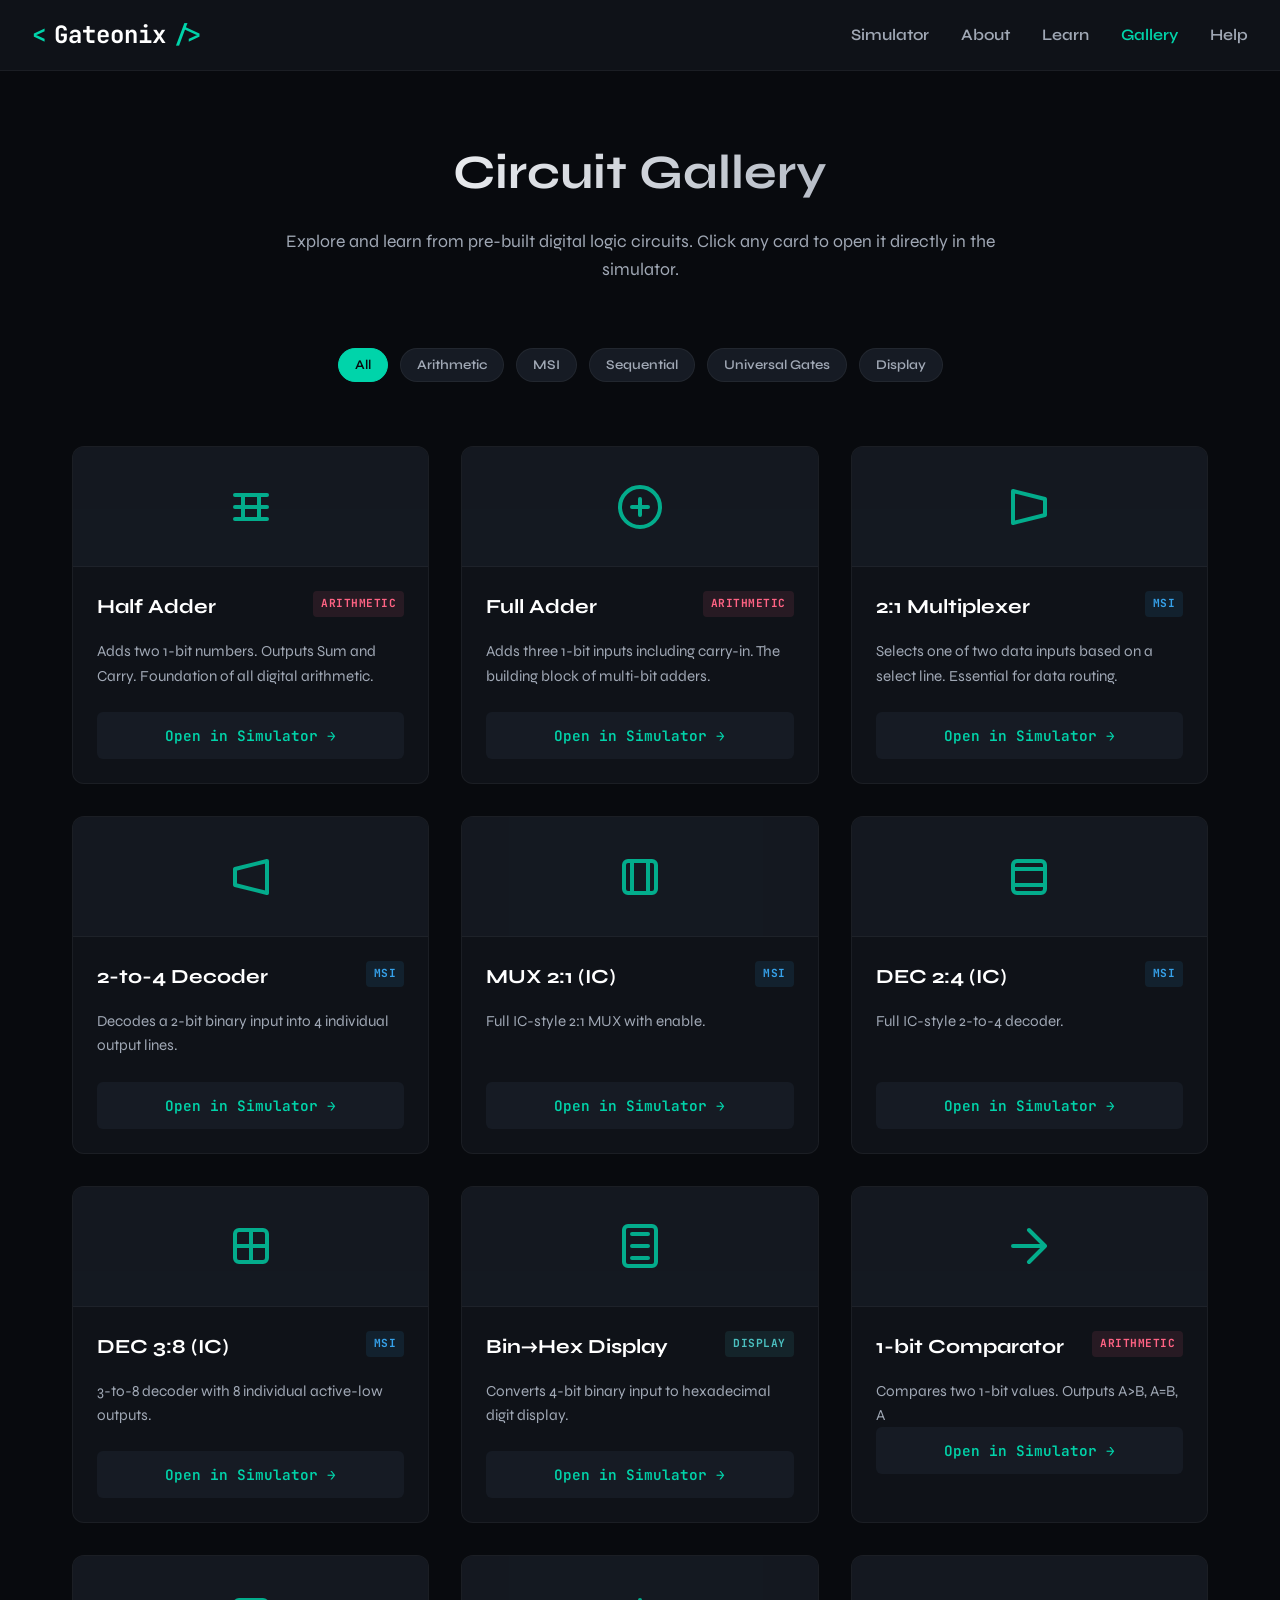
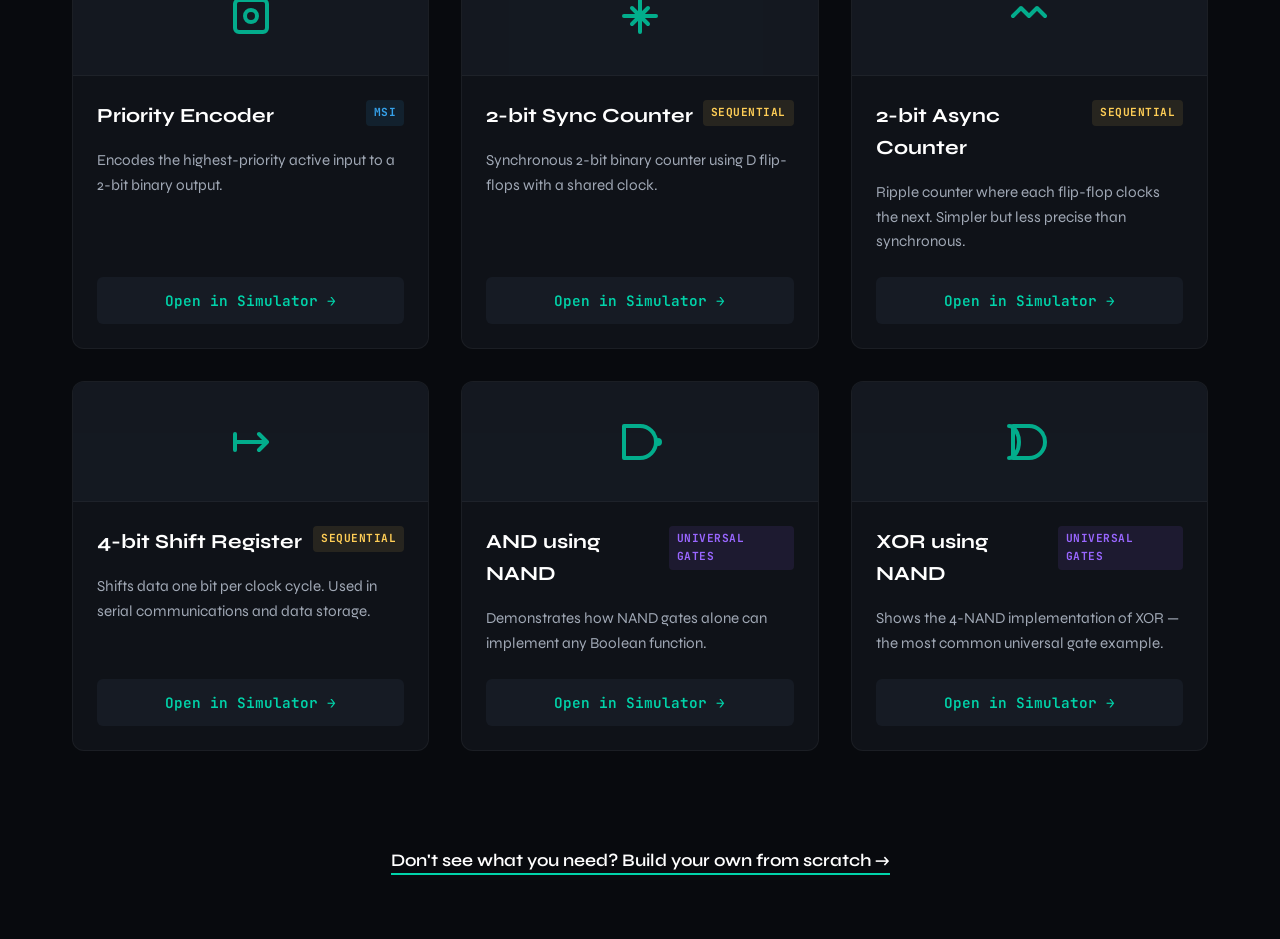
<file: gallery.html>
<!DOCTYPE html>
<html lang="en">
<head>
  <meta charset="UTF-8">
  <meta name="viewport" content="width=device-width, initial-scale=1.0">
  <title>Circuit Gallery — Digital Logic Examples | Gateonix</title>
  <meta name="description" content="Browse 15 pre-built digital logic circuits including adders, multiplexers, decoders, flip-flops, counters, and shift registers. Open any circuit directly in the Gateonix simulator.">
  <link rel="manifest" href="/manifest.json">
  <link rel="preconnect" href="https://fonts.googleapis.com">
  <link rel="preconnect" href="https://fonts.gstatic.com" crossorigin>
  <link href="https://fonts.googleapis.com/css2?family=JetBrains+Mono:wght@400;700&family=Syne:wght@400;600;700&display=swap" rel="stylesheet">
  <style>
    :root {
      --bg: #080a0e;
      --panel: #0f1218;
      --surface: #161b24;
      --raised: #1e2535;
      --accent: #00d4aa;
      --accent-hover: #00f5c4;
      --text-main: #ffffff;
      --text-muted: #a0a8b5;
      --border: rgba(255, 255, 255, 0.05);
      --font-body: 'Syne', sans-serif;
      --font-mono: 'JetBrains Mono', monospace;
    }

    * {
      box-sizing: border-box;
      margin: 0;
      padding: 0;
    }

    body {
      font-family: var(--font-body);
      background-color: var(--bg);
      color: var(--text-main);
      line-height: 1.6;
      min-height: 100vh;
      display: flex;
      flex-direction: column;
    }

    /* Navigation */
    nav {
      background-color: var(--panel);
      padding: 1rem 2rem;
      display: flex;
      justify-content: space-between;
      align-items: center;
      border-bottom: 1px solid var(--border);
      position: sticky;
      top: 0;
      z-index: 100;
    }

    .nav-brand {
      font-family: var(--font-mono);
      font-size: 1.5rem;
      font-weight: 700;
      color: var(--text-main);
      text-decoration: none;
      display: flex;
      align-items: center;
      gap: 0.5rem;
    }

    .nav-brand span {
      color: var(--accent);
    }

    .nav-links {
      display: flex;
      gap: 2rem;
    }

    .nav-links a {
      color: var(--text-muted);
      text-decoration: none;
      font-weight: 600;
      transition: color 0.2s;
    }

    .nav-links a:hover {
      color: var(--text-main);
    }

    .nav-links a.active {
      color: var(--accent);
    }

    /* Hero Section */
    .hero {
      text-align: center;
      padding: 4rem 2rem 2rem;
      max-width: 800px;
      margin: 0 auto;
    }

    .hero h1 {
      font-size: 3rem;
      font-weight: 700;
      margin-bottom: 1rem;
      background: linear-gradient(to right, var(--text-main), var(--text-muted));
      -webkit-background-clip: text;
      -webkit-text-fill-color: transparent;
    }

    .hero p {
      font-size: 1.1rem;
      color: var(--text-muted);
    }

    /* Filter Bar */
    .filters {
      display: flex;
      justify-content: center;
      flex-wrap: wrap;
      gap: 0.75rem;
      padding: 2rem;
      max-width: 1000px;
      margin: 0 auto;
    }

    .filter-btn {
      background-color: var(--surface);
      border: 1px solid var(--border);
      color: var(--text-muted);
      padding: 0.5rem 1rem;
      border-radius: 2rem;
      cursor: pointer;
      font-family: var(--font-body);
      font-weight: 600;
      transition: all 0.2s;
    }

    .filter-btn:hover {
      background-color: var(--raised);
      color: var(--text-main);
    }

    .filter-btn.active {
      background-color: var(--accent);
      color: var(--bg);
      border-color: var(--accent);
    }

    /* Gallery Grid */
    .gallery {
      display: grid;
      grid-template-columns: repeat(3, 1fr);
      gap: 2rem;
      padding: 2rem;
      max-width: 1200px;
      margin: 0 auto;
      flex: 1;
    }

    @media (max-width: 992px) {
      .gallery {
        grid-template-columns: repeat(2, 1fr);
      }
    }

    @media (max-width: 768px) {
      .gallery {
        grid-template-columns: 1fr;
      }
      .nav-links {
        display: none; /* simple mobile nav approach */
      }
    }

    /* Card */
    .card {
      background-color: var(--panel);
      border: 1px solid var(--border);
      border-radius: 12px;
      overflow: hidden;
      transition: all 0.3s cubic-bezier(0.25, 0.8, 0.25, 1);
      display: flex;
      flex-direction: column;
      position: relative;
    }

    .card:hover {
      transform: translateY(-5px);
      box-shadow: 0 10px 20px rgba(0, 0, 0, 0.4), 0 0 15px rgba(0, 212, 170, 0.1);
      border-color: rgba(0, 212, 170, 0.3);
    }

    .card-icon {
      height: 120px;
      background-color: var(--surface);
      display: flex;
      align-items: center;
      justify-content: center;
      border-bottom: 1px solid var(--border);
      color: var(--accent);
      opacity: 0.8;
      transition: opacity 0.3s;
    }

    .card:hover .card-icon {
      opacity: 1;
    }

    .card-content {
      padding: 1.5rem;
      display: flex;
      flex-direction: column;
      flex: 1;
    }

    .card-header {
      display: flex;
      justify-content: space-between;
      align-items: flex-start;
      margin-bottom: 1rem;
    }

    .card-title {
      font-size: 1.25rem;
      font-weight: 700;
    }

    .card-badge {
      font-size: 0.7rem;
      text-transform: uppercase;
      font-family: var(--font-mono);
      font-weight: 700;
      padding: 0.25rem 0.5rem;
      border-radius: 4px;
      letter-spacing: 0.5px;
    }

    /* Badge Colors */
    .badge-arithmetic { background-color: rgba(255, 99, 132, 0.1); color: #ff6384; }
    .badge-msi { background-color: rgba(54, 162, 235, 0.1); color: #36a2eb; }
    .badge-sequential { background-color: rgba(255, 206, 86, 0.1); color: #ffce56; }
    .badge-universal { background-color: rgba(153, 102, 255, 0.1); color: #9966ff; }
    .badge-display { background-color: rgba(75, 192, 192, 0.1); color: #4bc0c0; }

    .card-desc {
      color: var(--text-muted);
      font-size: 0.95rem;
      margin-bottom: 1.5rem;
      flex: 1;
    }

    .card-btn {
      display: inline-flex;
      align-items: center;
      justify-content: center;
      width: 100%;
      padding: 0.75rem;
      background-color: var(--surface);
      color: var(--accent);
      text-decoration: none;
      font-weight: 600;
      font-family: var(--font-mono);
      font-size: 0.9rem;
      border-radius: 6px;
      transition: all 0.2s;
    }

    .card:hover .card-btn {
      background-color: var(--accent);
      color: var(--bg);
    }

    /* Footer CTA */
    .cta {
      text-align: center;
      padding: 4rem 2rem;
      margin-top: auto;
    }

    .cta a {
      color: var(--text-main);
      text-decoration: none;
      font-size: 1.1rem;
      font-weight: 600;
      border-bottom: 2px solid var(--accent);
      padding-bottom: 2px;
      transition: color 0.2s;
    }

    .cta a:hover {
      color: var(--accent);
    }
  </style>
</head>
<body>

  <!-- Navigation -->
  <nav>
    <a href="/" class="nav-brand"><span>&lt;</span>Gateonix<span>/&gt;</span></a>
    <div class="nav-links">
      <a href="/">Simulator</a>
      <a href="/about.html">About</a>
      <a href="/learn.html">Learn</a>
      <a href="/gallery.html" class="active">Gallery</a>
      <a href="/help.html">Help</a>
    </div>
  </nav>

  <!-- Hero -->
  <section class="hero">
    <h1>Circuit Gallery</h1>
    <p>Explore and learn from pre-built digital logic circuits. Click any card to open it directly in the simulator.</p>
  </section>

  <!-- Filters -->
  <div class="filters">
    <button class="filter-btn active" data-filter="all">All</button>
    <button class="filter-btn" data-filter="arithmetic">Arithmetic</button>
    <button class="filter-btn" data-filter="msi">MSI</button>
    <button class="filter-btn" data-filter="sequential">Sequential</button>
    <button class="filter-btn" data-filter="universal">Universal Gates</button>
    <button class="filter-btn" data-filter="display">Display</button>
  </div>

  <!-- Gallery -->
  <div class="gallery" id="gallery">
    <!-- Cards will be populated here -->
  </div>

  <!-- Bottom CTA -->
  <div class="cta">
    <a href="/">Don't see what you need? Build your own from scratch &rarr;</a>
  </div>

  <script>
    const circuits = [
      {
        id: 'halfadder',
        name: 'Half Adder',
        category: 'Arithmetic',
        catClass: 'arithmetic',
        desc: 'Adds two 1-bit numbers. Outputs Sum and Carry. Foundation of all digital arithmetic.',
        icon: '<svg width="48" height="48" viewBox="0 0 24 24" fill="none" stroke="currentColor" stroke-width="2" stroke-linecap="round" stroke-linejoin="round"><path d="M4 6h16M4 12h16M4 18h16M8 6v12M16 6v12"/></svg>'
      },
      {
        id: 'fulladder',
        name: 'Full Adder',
        category: 'Arithmetic',
        catClass: 'arithmetic',
        desc: 'Adds three 1-bit inputs including carry-in. The building block of multi-bit adders.',
        icon: '<svg width="48" height="48" viewBox="0 0 24 24" fill="none" stroke="currentColor" stroke-width="2" stroke-linecap="round" stroke-linejoin="round"><circle cx="12" cy="12" r="10"/><path d="M12 8v8M8 12h8"/></svg>'
      },
      {
        id: 'mux',
        name: '2:1 Multiplexer',
        category: 'MSI',
        catClass: 'msi',
        desc: 'Selects one of two data inputs based on a select line. Essential for data routing.',
        icon: '<svg width="48" height="48" viewBox="0 0 24 24" fill="none" stroke="currentColor" stroke-width="2" stroke-linecap="round" stroke-linejoin="round"><polygon points="4 4 20 8 20 16 4 20 4 4"/></svg>'
      },
      {
        id: 'decoder',
        name: '2-to-4 Decoder',
        category: 'MSI',
        catClass: 'msi',
        desc: 'Decodes a 2-bit binary input into 4 individual output lines.',
        icon: '<svg width="48" height="48" viewBox="0 0 24 24" fill="none" stroke="currentColor" stroke-width="2" stroke-linecap="round" stroke-linejoin="round"><polygon points="20 4 4 8 4 16 20 20 20 4"/></svg>'
      },
      {
        id: 'mux2',
        name: 'MUX 2:1 (IC)',
        category: 'MSI',
        catClass: 'msi',
        desc: 'Full IC-style 2:1 MUX with enable.',
        icon: '<svg width="48" height="48" viewBox="0 0 24 24" fill="none" stroke="currentColor" stroke-width="2" stroke-linecap="round" stroke-linejoin="round"><rect x="4" y="4" width="16" height="16" rx="2" ry="2"/><path d="M8 4v16M16 4v16"/></svg>'
      },
      {
        id: 'dec2ic',
        name: 'DEC 2:4 (IC)',
        category: 'MSI',
        catClass: 'msi',
        desc: 'Full IC-style 2-to-4 decoder.',
        icon: '<svg width="48" height="48" viewBox="0 0 24 24" fill="none" stroke="currentColor" stroke-width="2" stroke-linecap="round" stroke-linejoin="round"><rect x="4" y="4" width="16" height="16" rx="2" ry="2"/><path d="M4 8h16M4 16h16"/></svg>'
      },
      {
        id: 'dec3ic',
        name: 'DEC 3:8 (IC)',
        category: 'MSI',
        catClass: 'msi',
        desc: '3-to-8 decoder with 8 individual active-low outputs.',
        icon: '<svg width="48" height="48" viewBox="0 0 24 24" fill="none" stroke="currentColor" stroke-width="2" stroke-linecap="round" stroke-linejoin="round"><rect x="4" y="4" width="16" height="16" rx="2" ry="2"/><path d="M4 12h16M12 4v16"/></svg>'
      },
      {
        id: 'bin2hex',
        name: 'Bin→Hex Display',
        category: 'Display',
        catClass: 'display',
        desc: 'Converts 4-bit binary input to hexadecimal digit display.',
        icon: '<svg width="48" height="48" viewBox="0 0 24 24" fill="none" stroke="currentColor" stroke-width="2" stroke-linecap="round" stroke-linejoin="round"><rect x="4" y="2" width="16" height="20" rx="2" ry="2"/><path d="M8 6h8M8 12h8M8 18h8"/></svg>'
      },
      {
        id: 'comparator',
        name: '1-bit Comparator',
        category: 'Arithmetic',
        catClass: 'arithmetic',
        desc: 'Compares two 1-bit values. Outputs A>B, A=B, A<B.',
        icon: '<svg width="48" height="48" viewBox="0 0 24 24" fill="none" stroke="currentColor" stroke-width="2" stroke-linecap="round" stroke-linejoin="round"><path d="M4 12h16M12 4l8 8-8 8"/></svg>'
      },
      {
        id: 'enc4ic',
        name: 'Priority Encoder',
        category: 'MSI',
        catClass: 'msi',
        desc: 'Encodes the highest-priority active input to a 2-bit binary output.',
        icon: '<svg width="48" height="48" viewBox="0 0 24 24" fill="none" stroke="currentColor" stroke-width="2" stroke-linecap="round" stroke-linejoin="round"><rect x="4" y="4" width="16" height="16" rx="2" ry="2"/><circle cx="12" cy="12" r="3"/></svg>'
      },
      {
        id: 'counter2bit',
        name: '2-bit Sync Counter',
        category: 'Sequential',
        catClass: 'sequential',
        desc: 'Synchronous 2-bit binary counter using D flip-flops with a shared clock.',
        icon: '<svg width="48" height="48" viewBox="0 0 24 24" fill="none" stroke="currentColor" stroke-width="2" stroke-linecap="round" stroke-linejoin="round"><path d="M12 4v16M4 12h16M8 8l8 8M16 8l-8 8"/></svg>'
      },
      {
        id: 'async2bitcounter',
        name: '2-bit Async Counter',
        category: 'Sequential',
        catClass: 'sequential',
        desc: 'Ripple counter where each flip-flop clocks the next. Simpler but less precise than synchronous.',
        icon: '<svg width="48" height="48" viewBox="0 0 24 24" fill="none" stroke="currentColor" stroke-width="2" stroke-linecap="round" stroke-linejoin="round"><polyline points="4 12 8 8 12 12 16 8 20 12"/></svg>'
      },
      {
        id: 'shift4',
        name: '4-bit Shift Register',
        category: 'Sequential',
        catClass: 'sequential',
        desc: 'Shifts data one bit per clock cycle. Used in serial communications and data storage.',
        icon: '<svg width="48" height="48" viewBox="0 0 24 24" fill="none" stroke="currentColor" stroke-width="2" stroke-linecap="round" stroke-linejoin="round"><path d="M4 12h16M16 8l4 4-4 4M4 8v8"/></svg>'
      },
      {
        id: 'and_nand',
        name: 'AND using NAND',
        category: 'Universal Gates',
        catClass: 'universal',
        desc: 'Demonstrates how NAND gates alone can implement any Boolean function.',
        icon: '<svg width="48" height="48" viewBox="0 0 24 24" fill="none" stroke="currentColor" stroke-width="2" stroke-linecap="round" stroke-linejoin="round"><path d="M4 4h8a8 8 0 0 1 8 8 8 8 0 0 1-8 8H4V4z"/><circle cx="21" cy="12" r="1"/></svg>'
      },
      {
        id: 'xor_nand',
        name: 'XOR using NAND',
        category: 'Universal Gates',
        catClass: 'universal',
        desc: 'Shows the 4-NAND implementation of XOR — the most common universal gate example.',
        icon: '<svg width="48" height="48" viewBox="0 0 24 24" fill="none" stroke="currentColor" stroke-width="2" stroke-linecap="round" stroke-linejoin="round"><path d="M4 4h8a8 8 0 0 1 8 8 8 8 0 0 1-8 8H4V4z"/><path d="M2 4c2.5 0 5 3.5 5 8s-2.5 8-5 8"/></svg>'
      }
    ];

    const gallery = document.getElementById('gallery');
    
    // Render cards
    function renderCards(filter = 'all') {
      gallery.innerHTML = '';
      circuits.forEach(circuit => {
        if (filter !== 'all' && circuit.catClass !== filter) return;
        
        const card = document.createElement('div');
        card.className = 'card';
        card.innerHTML = `
          <div class="card-icon">
            ${circuit.icon}
          </div>
          <div class="card-content">
            <div class="card-header">
              <h2 class="card-title">${circuit.name}</h2>
              <span class="card-badge badge-${circuit.catClass}">${circuit.category}</span>
            </div>
            <p class="card-desc">${circuit.desc}</p>
            <a href="/?tmpl=${circuit.id}" class="card-btn">Open in Simulator &rarr;</a>
          </div>
        `;
        gallery.appendChild(card);
      });
    }

    // Initial render
    renderCards();

    // Filtering logic
    const filterBtns = document.querySelectorAll('.filter-btn');
    filterBtns.forEach(btn => {
      btn.addEventListener('click', () => {
        // Update active class
        filterBtns.forEach(b => b.classList.remove('active'));
        btn.classList.add('active');
        
        // Filter cards
        renderCards(btn.dataset.filter);
      });
    });
  </script>
</body>
</html>
</file>
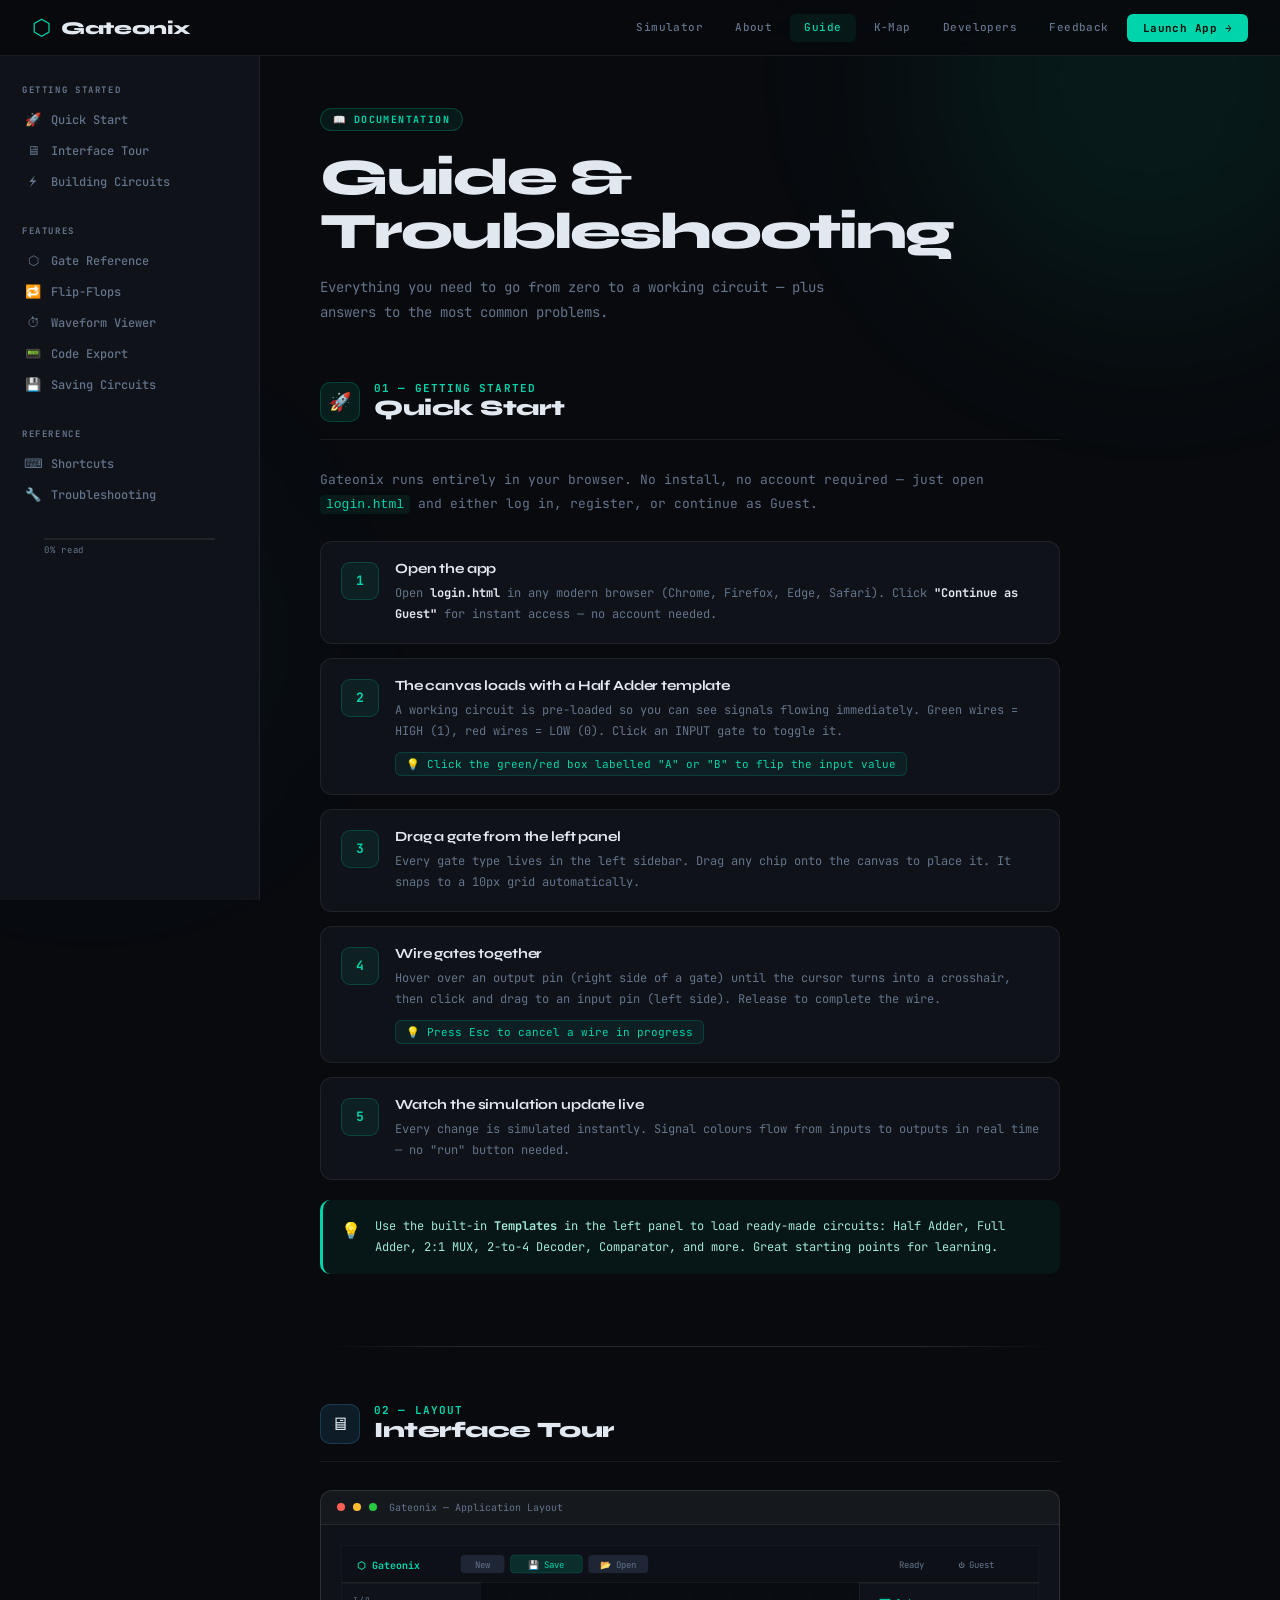
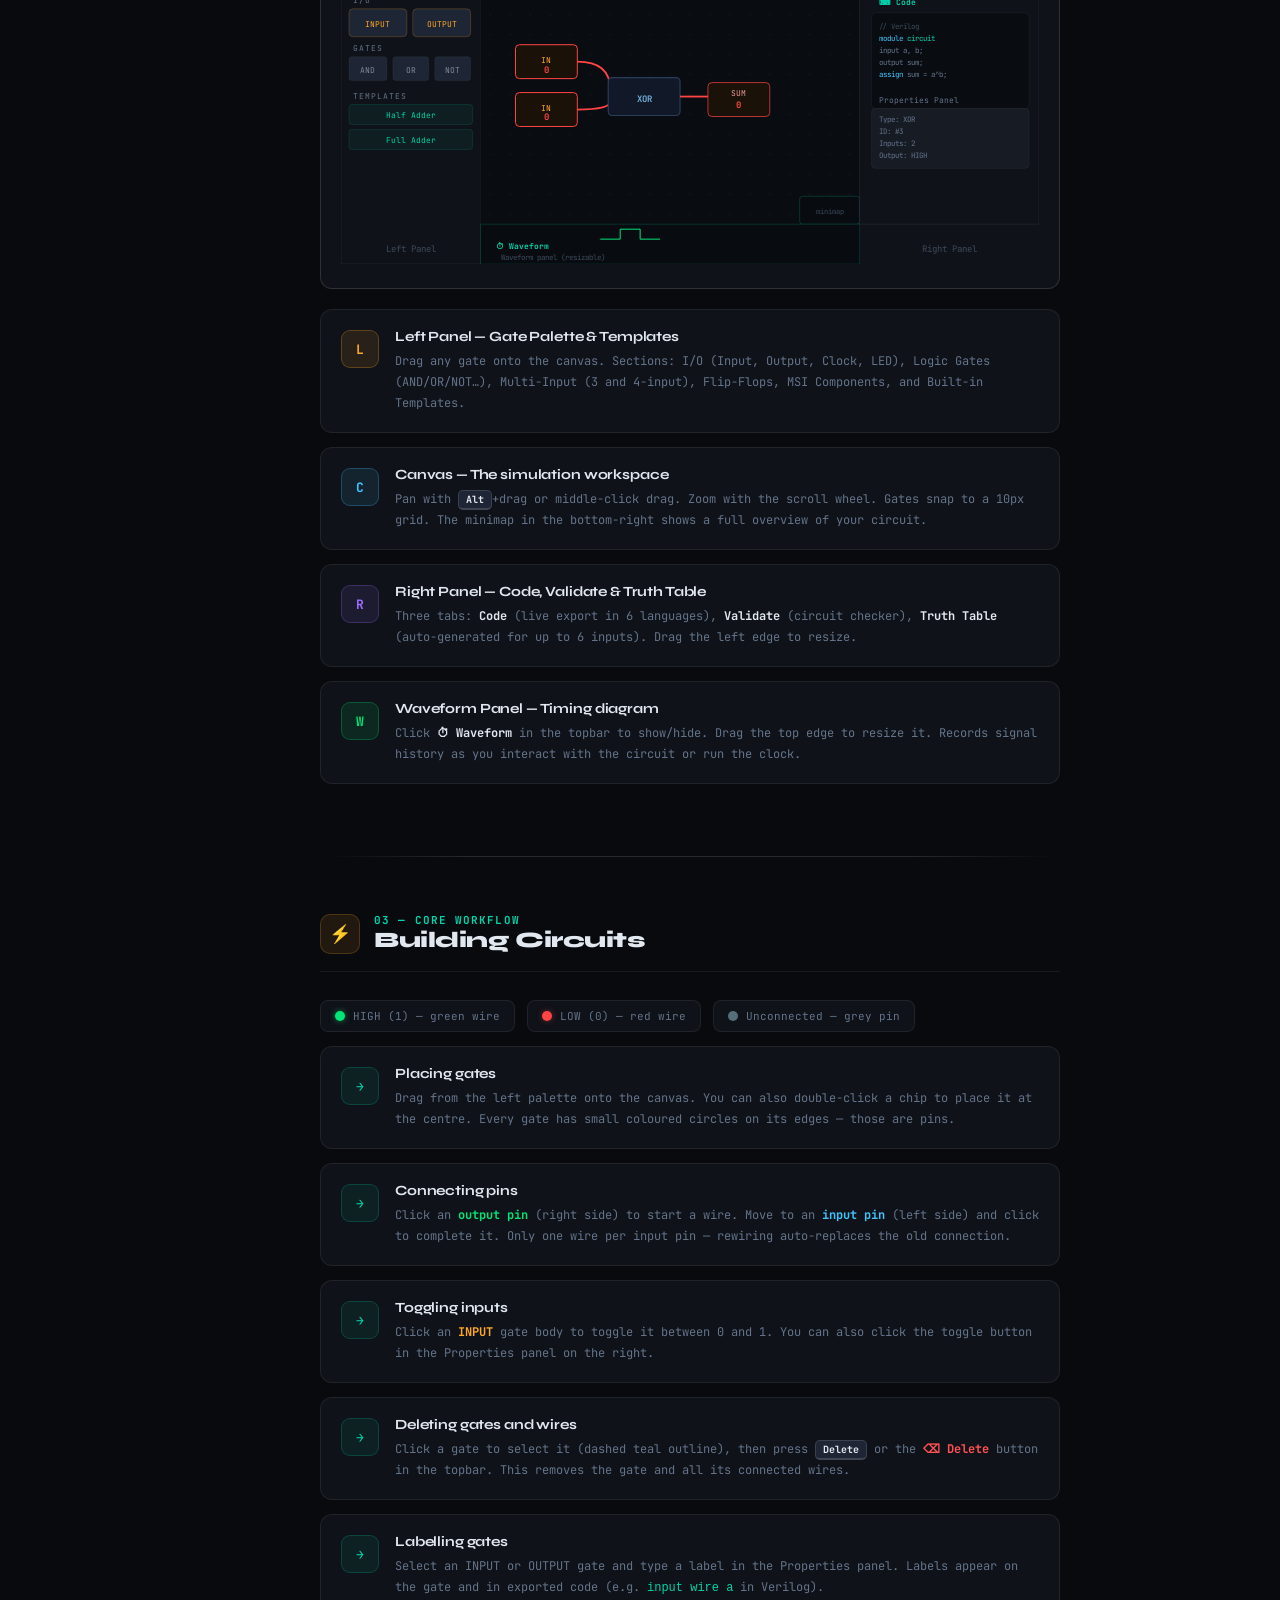
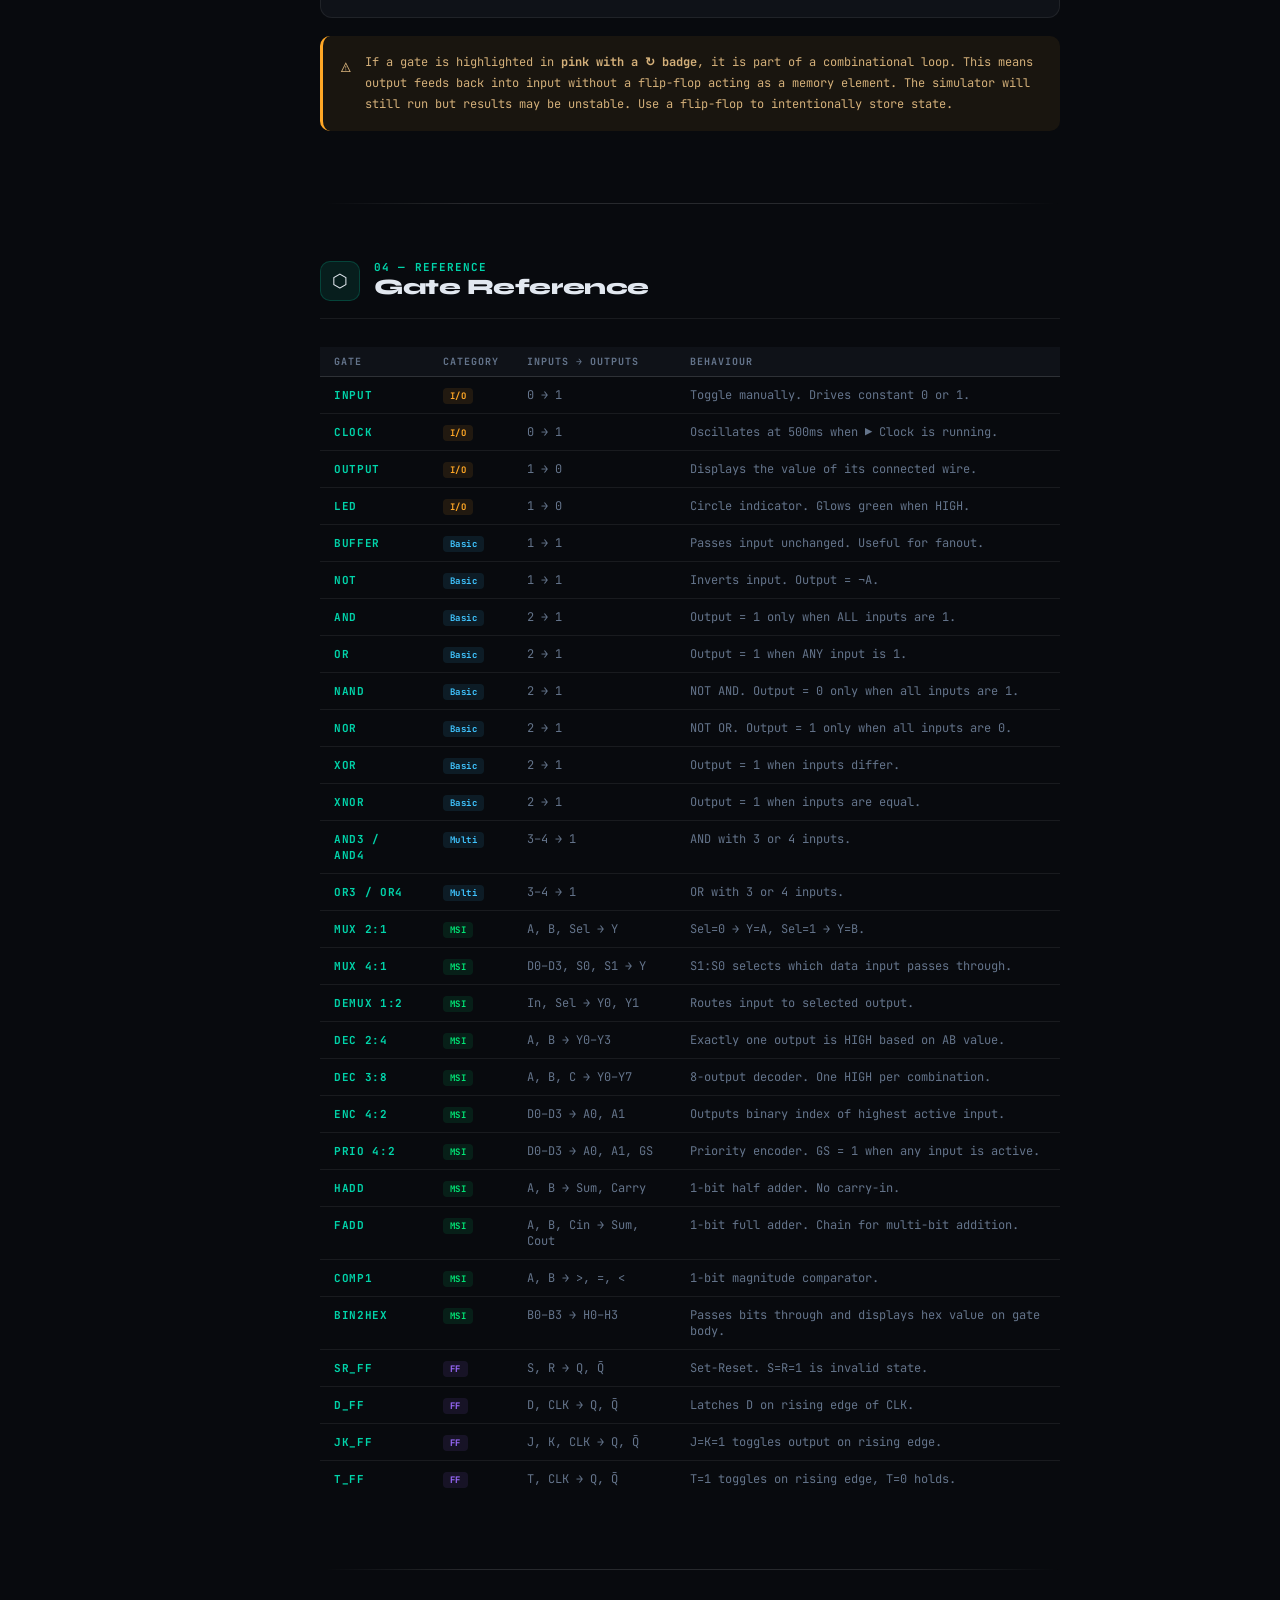
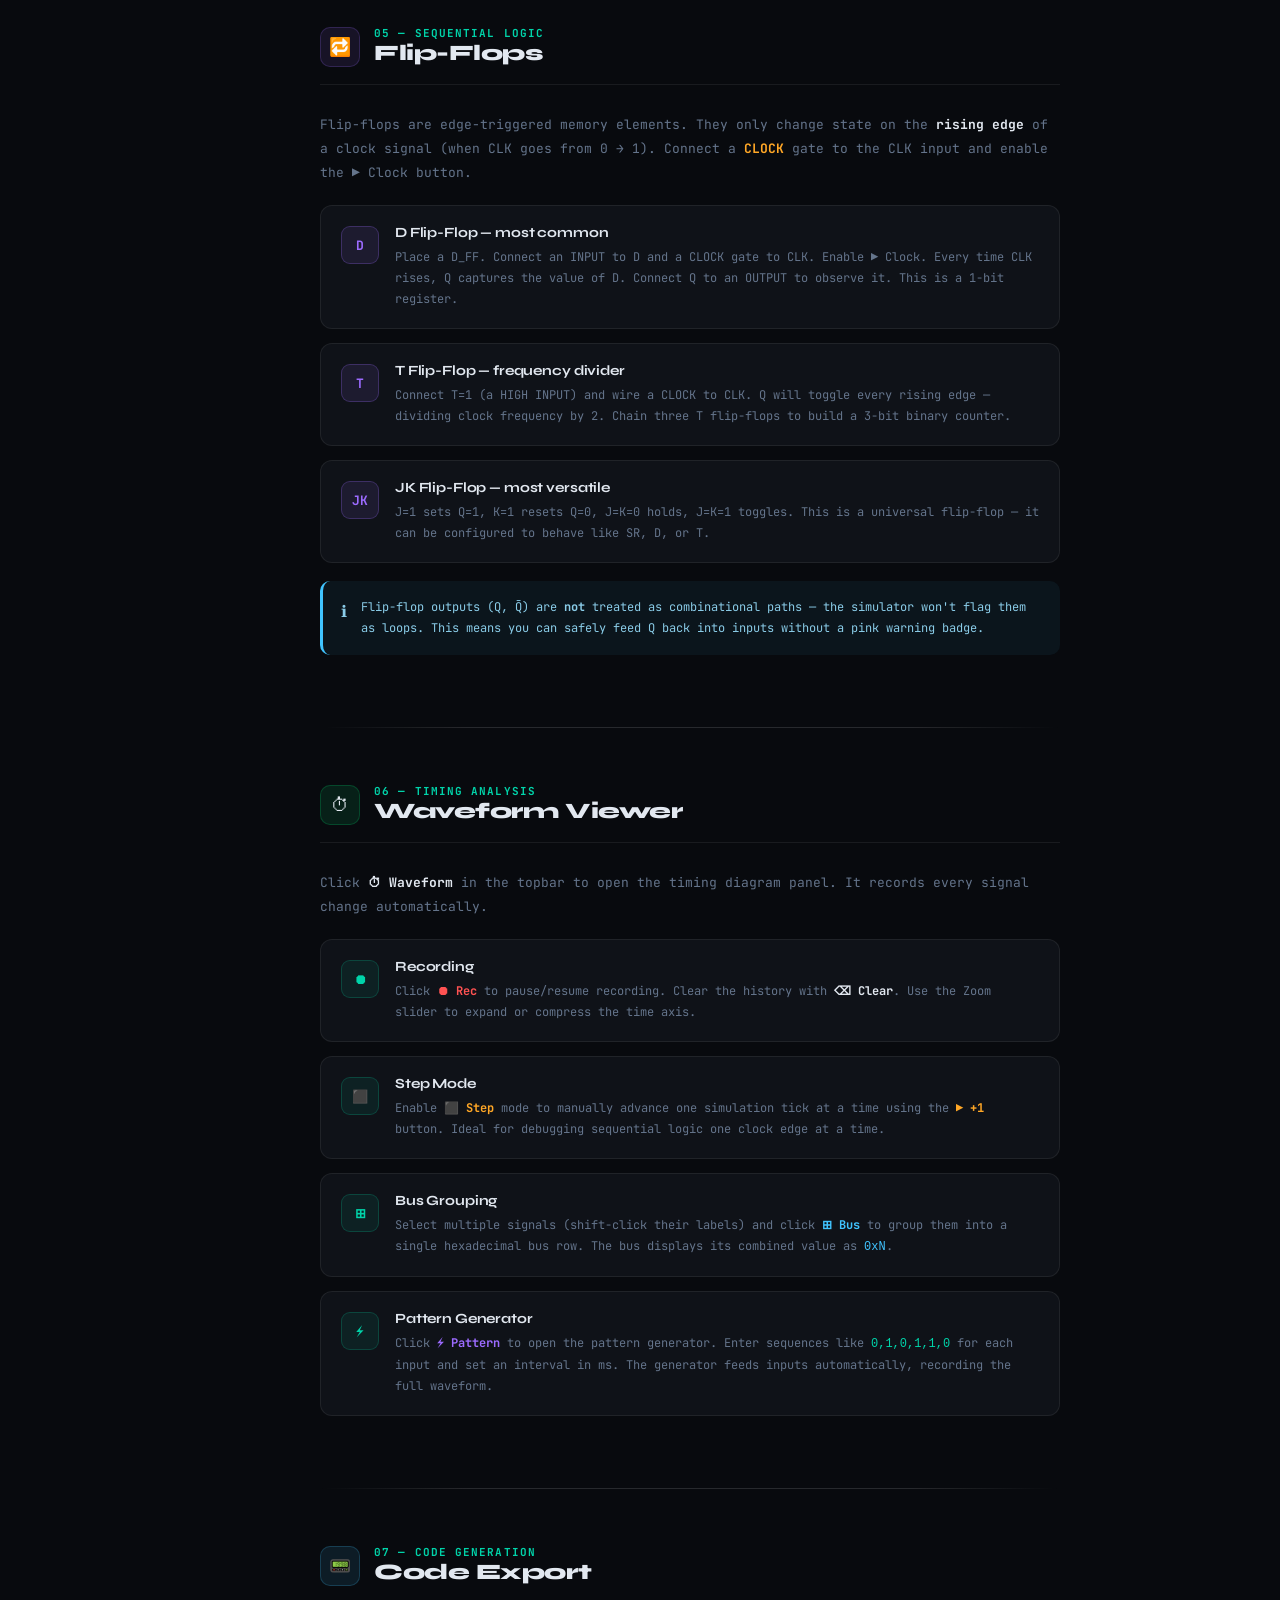
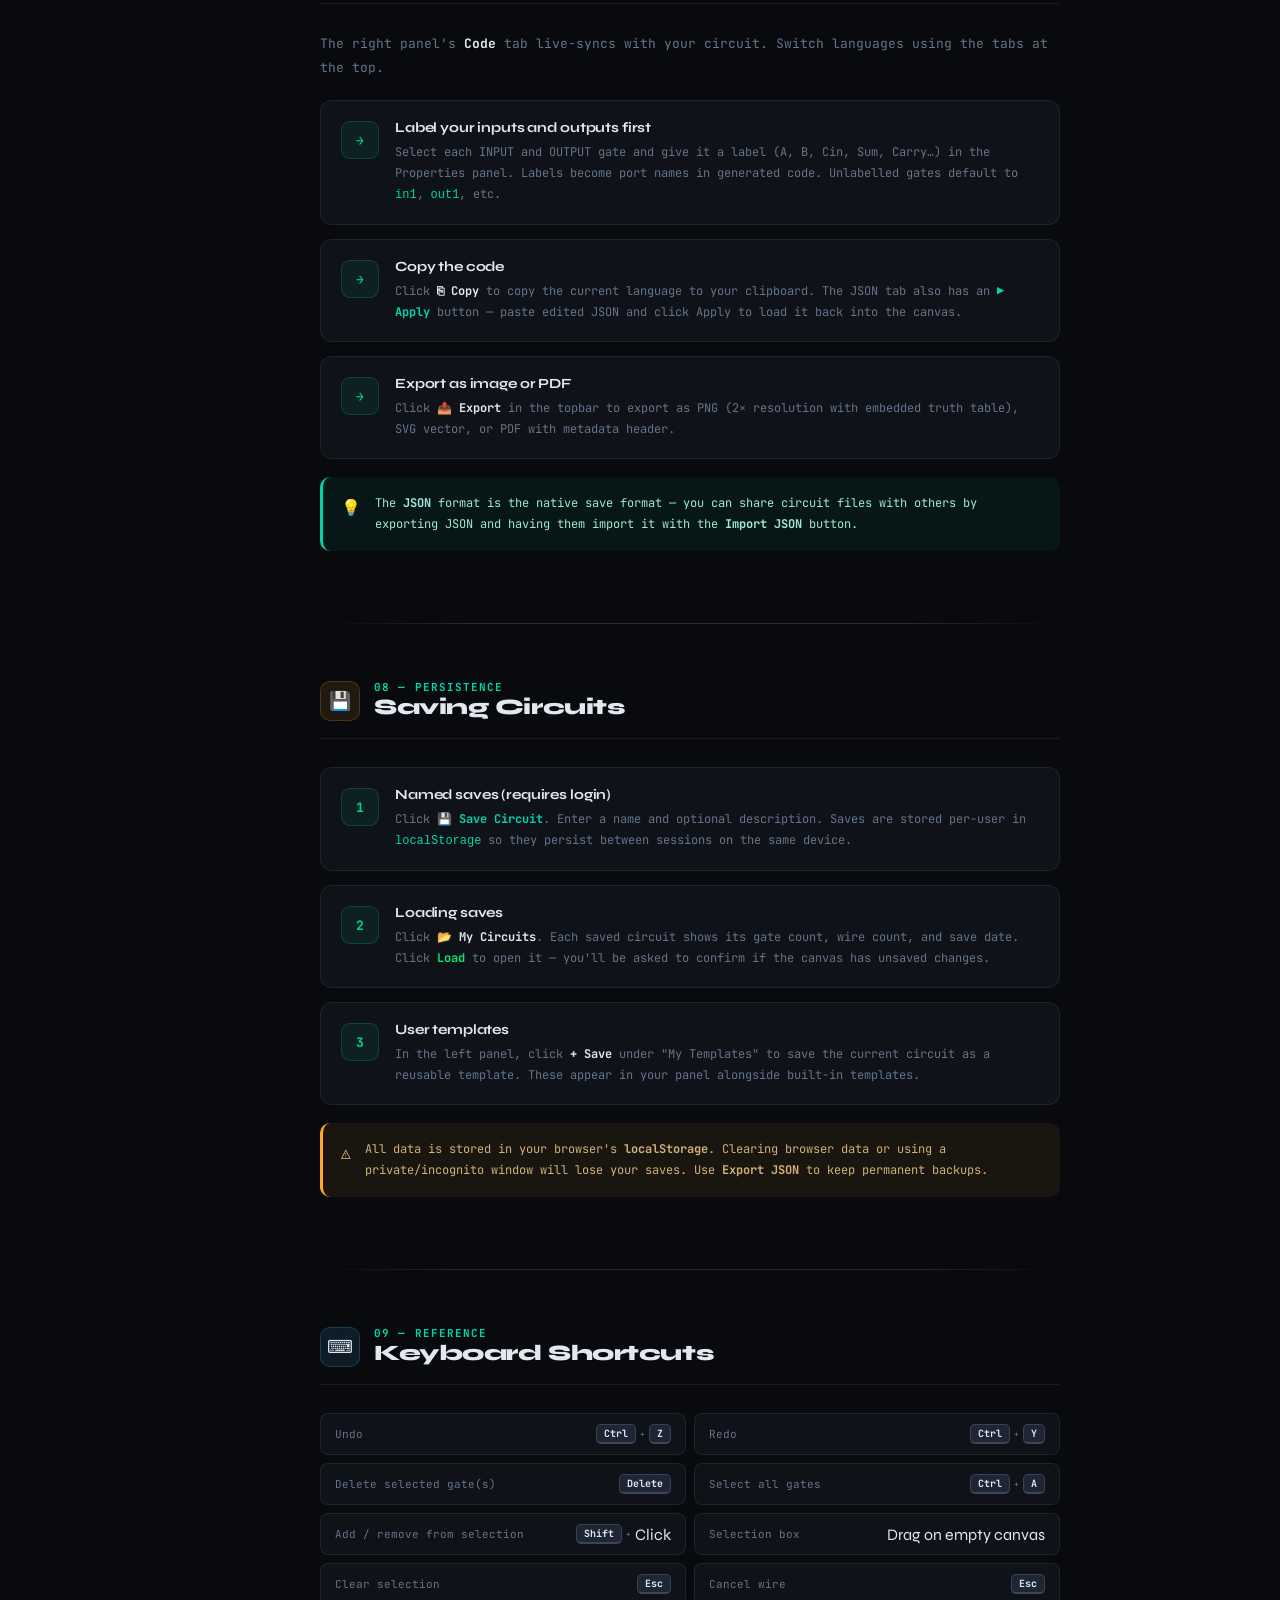
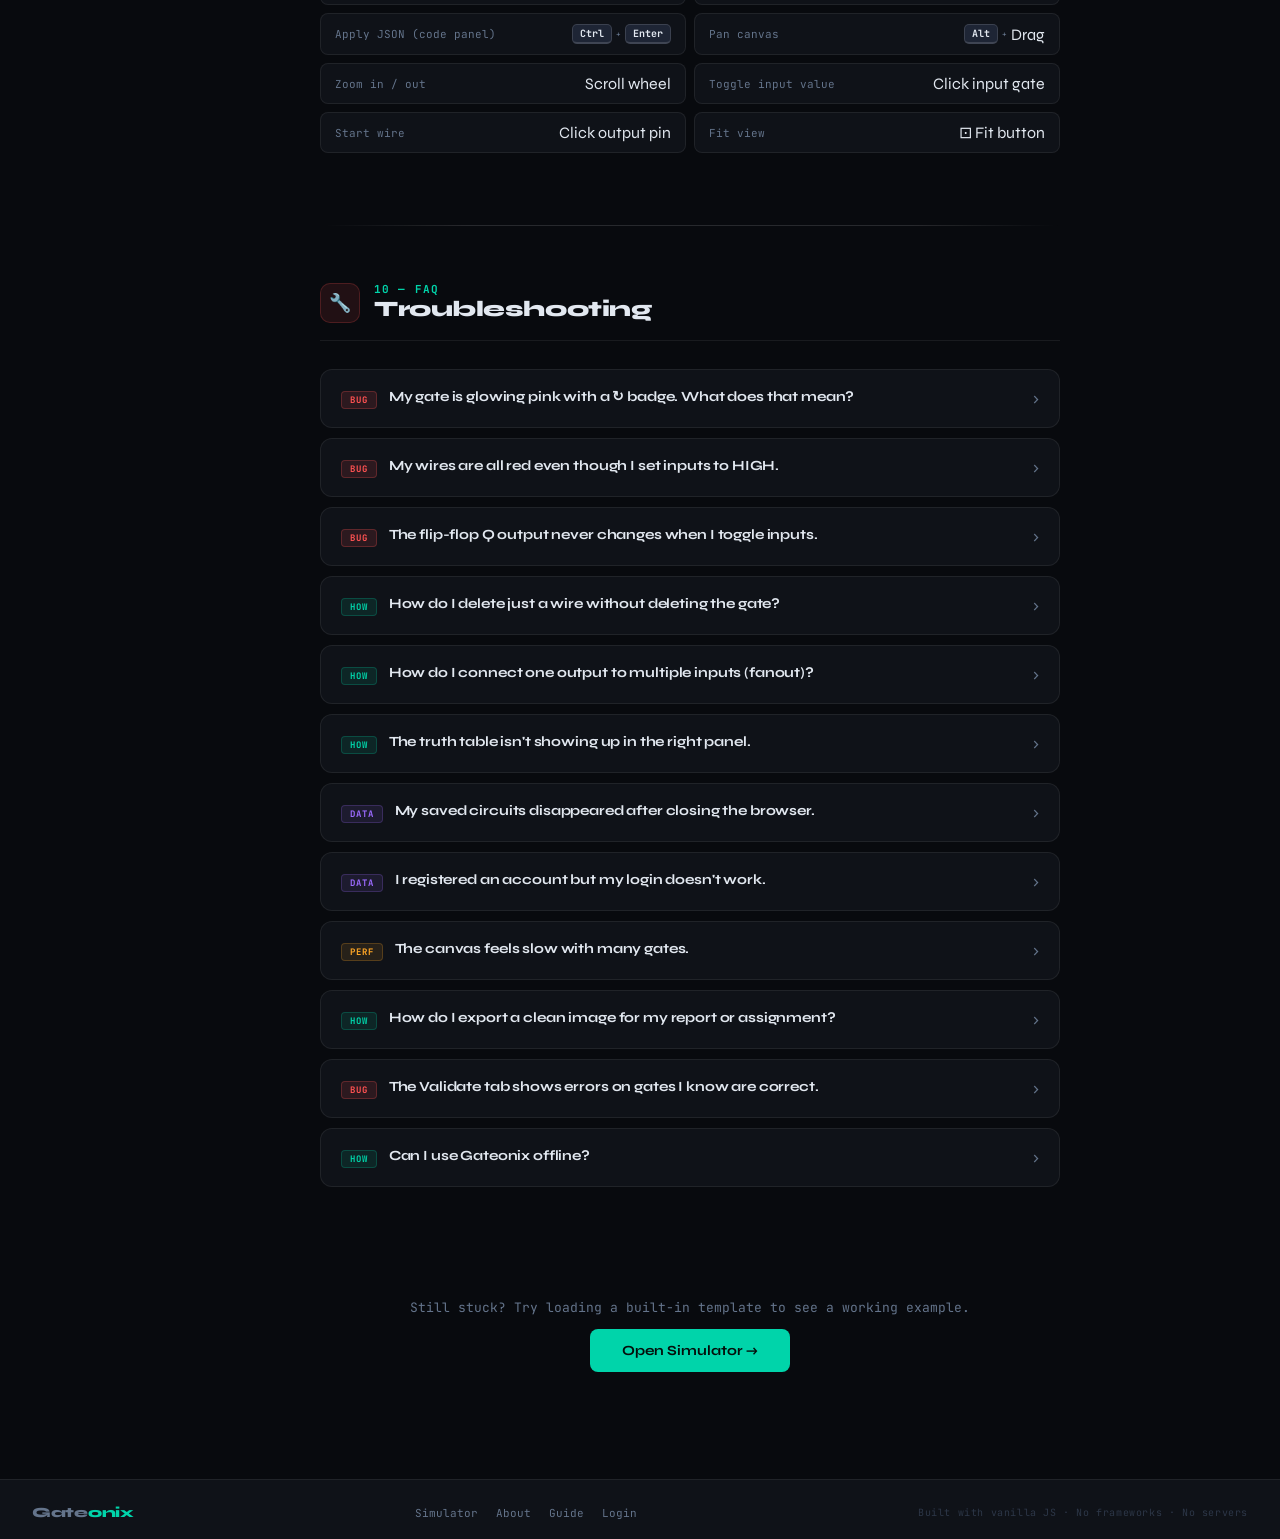
<file: help.html>
<!DOCTYPE html>
<html lang="en">
<head>
  <meta charset="UTF-8"/>
  <meta name="viewport" content="width=device-width, initial-scale=1.0"/>
  <title>Gateonix — Guide & Troubleshooting | How to Use the Logic Circuit Simulator</title>
  <meta name="description" content="Learn how to use Gateonix — the free digital logic simulator. Complete guide covering gates, flip-flops, MSI components, waveform viewer, K-Map solver, code export, and Boolean circuit builder."/>
  <meta name="keywords" content="logic gate simulator guide, how to use Gateonix, digital logic tutorial, flip-flop simulator, circuit builder help"/>
  <meta property="og:title" content="Gateonix Guide — Complete User Manual"/>
  <meta property="og:description" content="Step-by-step guide to building, simulating, and exporting digital logic circuits with Gateonix."/>
  <meta property="og:type" content="website"/>
  <meta property="og:url" content="https://gateonix.vercel.app/help"/>
  <meta name="twitter:card" content="summary_large_image"/>
  <meta name="twitter:title" content="Gateonix Guide — Circuit Simulator Manual"/>
  <meta name="twitter:description" content="Complete guide to using the Gateonix digital logic circuit simulator."/>
  <link rel="manifest" href="/manifest.json"/>
  <link rel="preconnect" href="https://fonts.googleapis.com">
  <link href="https://fonts.googleapis.com/css2?family=JetBrains+Mono:wght@400;500;700&family=Syne:wght@400;600;800&display=swap" rel="stylesheet">
  <style>
    :root {
      --bg:       #080a0e;
      --panel:    #0f1218;
      --surface:  #161b24;
      --raised:   #1e2535;
      --border:   rgba(255,255,255,0.07);
      --border2:  rgba(255,255,255,0.13);
      --accent:   #00d4aa;
      --accent2:  #00ffcc;
      --blue:     #40c4ff;
      --purple:   #9c6bff;
      --orange:   #ffa726;
      --red:      #ff5252;
      --green:    #00e676;
      --text:     #e2e8f0;
      --muted:    #64748b;
      --font-ui:  'Syne', sans-serif;
      --font-mono:'JetBrains Mono', monospace;
    }
    *, *::before, *::after { box-sizing: border-box; margin: 0; padding: 0; }
    html { scroll-behavior: smooth; }
    body {
      background: var(--bg);
      color: var(--text);
      font-family: var(--font-ui);
      overflow-x: hidden;
    }

    /* ── Background ── */
    .bg-grid {
      position: fixed; inset: 0; z-index: 0; pointer-events: none; overflow: hidden;
    }
    .bg-grid svg { width: 100%; height: 100%; opacity: 0.025; }
    .orb {
      position: fixed; border-radius: 50%; filter: blur(90px);
      pointer-events: none; z-index: 0;
    }
    .orb1 { width: 460px; height: 460px; background: rgba(0,212,170,0.08);  top: -150px; right: -100px; }
    .orb2 { width: 340px; height: 340px; background: rgba(64,196,255,0.06); bottom: 10%;  left: -80px; }

    /* ── Nav ── */
    nav {
      position: fixed; top: 0; left: 0; right: 0; z-index: 100;
      height: 56px;
      background: rgba(8,10,14,0.85);
      backdrop-filter: blur(18px);
      border-bottom: 1px solid var(--border);
      display: flex; align-items: center; padding: 0 32px; gap: 20px;
    }
    .nav-logo { display: flex; align-items: center; gap: 10px; text-decoration: none; }
    .nav-logo-icon { font-size: 22px; color: var(--accent); animation: pulse 2.5s ease-in-out infinite; }
    @keyframes pulse { 0%,100%{opacity:1} 50%{opacity:0.55} }
    .nav-logo-name { font-weight: 800; font-size: 18px; letter-spacing: -0.02em; color: var(--text); }
    .nav-links { display: flex; gap: 4px; margin-left: auto; }
    .nav-link {
      font-family: var(--font-mono); font-size: 11px; font-weight: 500;
      color: var(--muted); text-decoration: none; padding: 6px 14px;
      border-radius: 6px; transition: all 0.15s; letter-spacing: 0.04em;
    }
    .nav-link:hover { color: var(--text); background: var(--surface); }
    .nav-link.active { color: var(--accent); background: rgba(0,212,170,0.08); }
    .nav-cta {
      font-family: var(--font-mono); font-size: 11px; font-weight: 700;
      color: #050e0b; background: var(--accent); border: none;
      padding: 7px 16px; border-radius: 6px; text-decoration: none;
      transition: all 0.15s; letter-spacing: 0.04em;
    }
    .nav-cta:hover { background: var(--accent2); transform: translateY(-1px); box-shadow: 0 6px 20px rgba(0,212,170,0.28); }

    /* ── Layout ── */
    .page-wrap {
      position: relative; z-index: 1;
      display: grid;
      grid-template-columns: 260px 1fr;
      min-height: 100vh;
      padding-top: 56px;
    }

    /* ── Sidebar ── */
    .sidebar {
      position: sticky; top: 56px;
      height: calc(100vh - 56px);
      overflow-y: auto;
      background: var(--panel);
      border-right: 1px solid var(--border);
      padding: 28px 0 40px;
      scrollbar-width: thin;
      scrollbar-color: rgba(0,212,170,0.2) transparent;
    }
    .sidebar::-webkit-scrollbar { width: 3px; }
    .sidebar::-webkit-scrollbar-thumb { background: rgba(0,212,170,0.2); border-radius: 2px; }

    .sb-section { margin-bottom: 28px; }
    .sb-label {
      font-family: var(--font-mono); font-size: 9px; font-weight: 700;
      letter-spacing: 0.18em; text-transform: uppercase;
      color: var(--muted); padding: 0 22px; margin-bottom: 8px; display: block;
    }
    .sb-link {
      display: flex; align-items: center; gap: 9px;
      font-family: var(--font-mono); font-size: 12px; font-weight: 500;
      color: var(--muted); text-decoration: none;
      padding: 7px 22px; transition: all 0.14s;
      border-left: 2px solid transparent;
    }
    .sb-link:hover { color: var(--text); background: rgba(255,255,255,0.03); }
    .sb-link.active { color: var(--accent); border-left-color: var(--accent); background: rgba(0,212,170,0.06); }
    .sb-link .sb-icon { font-size: 13px; width: 18px; text-align: center; flex-shrink: 0; }
    .sb-progress {
      height: 2px; background: var(--border);
      margin: 18px 22px 0;
    }
    .sb-progress-fill {
      height: 100%; background: var(--accent);
      transition: width 0.3s ease;
      width: 0%;
    }
    .sb-prog-label {
      font-family: var(--font-mono); font-size: 9px; color: var(--muted);
      padding: 4px 22px 0; letter-spacing: 0.08em;
    }

    /* ── Main content ── */
    .content {
      padding: 52px 60px 100px;
      max-width: 860px;
    }

    /* ── Page header ── */
    .page-header { margin-bottom: 56px; }
    .page-badge {
      display: inline-flex; align-items: center; gap: 6px;
      font-family: var(--font-mono); font-size: 10px; font-weight: 700;
      letter-spacing: 0.14em; text-transform: uppercase;
      color: var(--accent); background: rgba(0,212,170,0.08);
      border: 1px solid rgba(0,212,170,0.22);
      padding: 4px 12px; border-radius: 20px; margin-bottom: 20px;
    }
    .page-title {
      font-weight: 800; font-size: clamp(32px, 4vw, 52px);
      letter-spacing: -0.04em; line-height: 1.05;
      color: var(--text); margin-bottom: 16px;
    }
    .page-sub {
      font-family: var(--font-mono); font-size: 14px;
      color: var(--muted); line-height: 1.8; max-width: 540px;
    }

    /* ── Sections ── */
    .guide-section {
      margin-bottom: 72px;
      scroll-margin-top: 80px;
    }
    .sec-header {
      display: flex; align-items: center; gap: 14px;
      margin-bottom: 28px;
      padding-bottom: 16px;
      border-bottom: 1px solid var(--border);
    }
    .sec-icon {
      width: 40px; height: 40px; border-radius: 10px;
      display: flex; align-items: center; justify-content: center;
      font-size: 18px; flex-shrink: 0;
    }
    .sec-num {
      font-family: var(--font-mono); font-size: 11px; font-weight: 700;
      color: var(--accent); letter-spacing: 0.1em;
    }
    .sec-title {
      font-weight: 800; font-size: 22px; letter-spacing: -0.02em;
      color: var(--text); margin-bottom: 2px;
    }

    /* ── Step cards ── */
    .steps { display: flex; flex-direction: column; gap: 14px; }
    .step {
      display: grid;
      grid-template-columns: 38px 1fr;
      gap: 16px;
      background: var(--panel);
      border: 1px solid var(--border);
      border-radius: 12px;
      padding: 18px 20px;
      transition: border-color 0.18s;
    }
    .step:hover { border-color: var(--border2); }
    .step-num {
      width: 38px; height: 38px; border-radius: 9px;
      background: rgba(0,212,170,0.08);
      border: 1px solid rgba(0,212,170,0.2);
      display: flex; align-items: center; justify-content: center;
      font-family: var(--font-mono); font-weight: 700; font-size: 13px;
      color: var(--accent); flex-shrink: 0; margin-top: 2px;
    }
    .step-body {}
    .step-title {
      font-weight: 700; font-size: 14px; color: var(--text);
      margin-bottom: 6px; letter-spacing: -0.01em;
    }
    .step-desc {
      font-family: var(--font-mono); font-size: 12px;
      color: var(--muted); line-height: 1.75;
    }
    .step-tip {
      display: inline-flex; align-items: center; gap: 6px;
      font-family: var(--font-mono); font-size: 11px;
      color: var(--accent); background: rgba(0,212,170,0.07);
      border: 1px solid rgba(0,212,170,0.18);
      border-radius: 6px; padding: 4px 10px; margin-top: 10px;
    }

    /* ── Info cards (tips/notes/warnings) ── */
    .info-card {
      display: flex; gap: 14px;
      padding: 16px 18px;
      border-radius: 10px;
      border-left: 3px solid;
      margin: 18px 0;
      font-family: var(--font-mono); font-size: 12px;
      line-height: 1.75;
    }
    .info-card .ic-icon { font-size: 16px; flex-shrink: 0; margin-top: 1px; }
    .info-card.tip  { background: rgba(0,212,170,0.06);  border-color: var(--accent);  color: #a0e8d8; }
    .info-card.warn { background: rgba(255,167,38,0.07); border-color: var(--orange);  color: #d4b07a; }
    .info-card.note { background: rgba(64,196,255,0.06); border-color: var(--blue);    color: #8acce8; }
    .info-card.danger { background: rgba(255,82,82,0.07); border-color: var(--red);   color: #e09090; }

    /* ── Kbd shortcuts ── */
    .shortcut-grid {
      display: grid; grid-template-columns: 1fr 1fr; gap: 8px;
    }
    .shortcut-row {
      display: flex; align-items: center; justify-content: space-between;
      background: var(--panel); border: 1px solid var(--border);
      border-radius: 8px; padding: 10px 14px;
      transition: border-color 0.15s;
    }
    .shortcut-row:hover { border-color: var(--border2); }
    .shortcut-desc {
      font-family: var(--font-mono); font-size: 11px; color: var(--muted);
    }
    .kbd-group { display: flex; align-items: center; gap: 4px; }
    kbd {
      font-family: var(--font-mono); font-size: 10px; font-weight: 700;
      color: var(--text); background: var(--raised);
      border: 1px solid var(--border2);
      border-bottom: 2px solid rgba(255,255,255,0.15);
      border-radius: 5px; padding: 2px 7px;
    }
    .kbd-plus { font-size: 10px; color: var(--muted); }

    /* ── Gate reference table ── */
    .gate-table {
      width: 100%; border-collapse: collapse;
      font-family: var(--font-mono); font-size: 12px;
      margin-top: 4px;
    }
    .gate-table th {
      text-align: left; padding: 8px 14px;
      font-size: 10px; font-weight: 700; letter-spacing: 0.1em;
      text-transform: uppercase; color: var(--muted);
      border-bottom: 1px solid var(--border2);
      background: var(--panel);
    }
    .gate-table td {
      padding: 10px 14px;
      border-bottom: 1px solid var(--border);
      vertical-align: top;
      color: var(--muted);
    }
    .gate-table tr:last-child td { border-bottom: none; }
    .gate-table tr:hover td { background: rgba(255,255,255,0.02); }
    .gate-name {
      font-weight: 700; color: var(--accent);
      font-family: var(--font-mono); font-size: 11px; letter-spacing: 0.06em;
    }
    .gate-cat-badge {
      font-size: 9px; padding: 2px 7px; border-radius: 4px;
      font-weight: 700; letter-spacing: 0.06em;
    }
    .cat-basic  { background: rgba(64,196,255,0.1);  color: var(--blue); }
    .cat-ff     { background: rgba(156,107,255,0.1); color: var(--purple); }
    .cat-msi    { background: rgba(0,230,118,0.1);   color: var(--green); }
    .cat-io     { background: rgba(255,167,38,0.1);  color: var(--orange); }

    /* ── FAQ / Troubleshooting ── */
    .faq-list { display: flex; flex-direction: column; gap: 10px; }
    .faq-item {
      background: var(--panel);
      border: 1px solid var(--border);
      border-radius: 12px;
      overflow: hidden;
      transition: border-color 0.18s;
    }
    .faq-item:hover { border-color: var(--border2); }
    .faq-item.open { border-color: rgba(0,212,170,0.3); }
    .faq-q {
      display: flex; align-items: center; justify-content: space-between;
      gap: 14px; padding: 18px 20px; cursor: pointer;
      user-select: none;
    }
    .faq-q-text {
      font-family: var(--font-ui); font-weight: 700; font-size: 14px;
      color: var(--text); letter-spacing: -0.01em;
      display: flex; align-items: flex-start; gap: 12px;
    }
    .faq-tag {
      font-family: var(--font-mono); font-size: 9px; font-weight: 700;
      letter-spacing: 0.1em; padding: 2px 8px; border-radius: 4px;
      flex-shrink: 0; margin-top: 3px;
    }
    .tag-bug   { background: rgba(255,82,82,0.12);   color: var(--red);    border: 1px solid rgba(255,82,82,0.25); }
    .tag-how   { background: rgba(0,212,170,0.1);    color: var(--accent); border: 1px solid rgba(0,212,170,0.22); }
    .tag-perf  { background: rgba(255,167,38,0.1);   color: var(--orange); border: 1px solid rgba(255,167,38,0.22); }
    .tag-data  { background: rgba(156,107,255,0.1);  color: var(--purple); border: 1px solid rgba(156,107,255,0.22); }
    .faq-arrow {
      font-size: 16px; color: var(--muted);
      transition: transform 0.25s ease, color 0.18s;
      flex-shrink: 0;
    }
    .faq-item.open .faq-arrow { transform: rotate(90deg); color: var(--accent); }
    .faq-a {
      max-height: 0; overflow: hidden;
      transition: max-height 0.35s ease, padding 0.25s ease;
      padding: 0 20px;
    }
    .faq-item.open .faq-a {
      max-height: 400px;
      padding: 0 20px 20px;
    }
    .faq-a-inner {
      font-family: var(--font-mono); font-size: 12px;
      color: var(--muted); line-height: 1.8;
      border-top: 1px solid var(--border);
      padding-top: 16px;
    }
    .faq-a-inner a { color: var(--accent); text-decoration: none; }
    .faq-a-inner a:hover { text-decoration: underline; }
    .faq-a-inner strong { color: var(--text); font-weight: 700; }

    /* ── Code snippet ── */
    .code-snip {
      background: var(--raised);
      border: 1px solid var(--border2);
      border-radius: 8px;
      padding: 12px 16px;
      font-family: var(--font-mono);
      font-size: 11px;
      color: #8899aa;
      margin: 10px 0;
      overflow-x: auto;
    }
    .code-snip .kw  { color: #40c4ff; }
    .code-snip .str { color: #00e676; }
    .code-snip .cm  { color: #3d4a5a; }

    /* ── Video-style step visuals ── */
    .visual-block {
      background: var(--panel);
      border: 1px solid var(--border2);
      border-radius: 12px;
      overflow: hidden;
      margin: 20px 0;
    }
    .vb-header {
      display: flex; align-items: center; gap: 8px;
      padding: 10px 16px;
      background: rgba(255,255,255,0.025);
      border-bottom: 1px solid var(--border);
    }
    .vb-dot { width: 8px; height: 8px; border-radius: 50%; }
    .vb-dot.r { background: #ff5f57; }
    .vb-dot.y { background: #febc2e; }
    .vb-dot.g { background: #28c840; }
    .vb-title { font-family: var(--font-mono); font-size: 10px; color: var(--muted); margin-left: 4px; }
    .vb-body { padding: 20px; }

    /* ── Signal legend ── */
    .signal-legend {
      display: flex; gap: 12px; flex-wrap: wrap; margin: 14px 0;
    }
    .sig-item {
      display: flex; align-items: center; gap: 8px;
      background: var(--panel); border: 1px solid var(--border);
      border-radius: 8px; padding: 8px 14px;
    }
    .sig-dot {
      width: 10px; height: 10px; border-radius: 50%;
    }
    .sig-dot.hi { background: #00e676; box-shadow: 0 0 6px rgba(0,230,118,0.5); }
    .sig-dot.lo { background: #ff4444; box-shadow: 0 0 6px rgba(255,68,68,0.4); }
    .sig-dot.x  { background: #546e7a; }
    .sig-label { font-family: var(--font-mono); font-size: 11px; color: var(--muted); }

    /* ── Scroll reveal ── */
    .reveal { opacity: 0; transform: translateY(20px); transition: opacity 0.6s ease, transform 0.6s ease; }
    .reveal.visible { opacity: 1; transform: translateY(0); }

    /* ── Divider ── */
    .hdivider {
      height: 1px;
      background: linear-gradient(90deg, transparent, var(--border2) 20%, var(--border2) 80%, transparent);
      margin: 56px 0;
    }

    /* ── Footer ── */
    footer {
      border-top: 1px solid var(--border);
      padding: 24px 32px;
      display: flex; align-items: center; justify-content: space-between;
      flex-wrap: wrap; gap: 12px;
      position: relative; z-index: 1;
      background: var(--panel);
    }
    .footer-logo { font-weight: 800; font-size: 14px; letter-spacing: -0.02em; color: var(--muted); }
    .footer-logo span { color: var(--accent); }
    .footer-links { display: flex; gap: 18px; }
    .footer-links a { font-family: var(--font-mono); font-size: 11px; color: var(--muted); text-decoration: none; transition: color 0.15s; }
    .footer-links a:hover { color: var(--text); }
    .footer-copy { font-family: var(--font-mono); font-size: 10px; color: #2d3748; letter-spacing: 0.06em; }

    @media (max-width: 760px) {
      .page-wrap { grid-template-columns: 1fr; }
      .sidebar { position: static; height: auto; border-right: none; border-bottom: 1px solid var(--border); }
      .content { padding: 36px 24px 80px; }
      .shortcut-grid { grid-template-columns: 1fr; }
    }
  </style>
</head>
<body>

<!-- Background -->
<div class="bg-grid">
  <svg viewBox="0 0 1400 900" xmlns="http://www.w3.org/2000/svg" preserveAspectRatio="xMidYMid slice">
    <defs><pattern id="grid" width="50" height="50" patternUnits="userSpaceOnUse"><path d="M50 0H0V50" fill="none" stroke="white" stroke-width="0.5"/></pattern></defs>
    <rect width="100%" height="100%" fill="url(#grid)"/>
  </svg>
</div>
<div class="orb orb1"></div>
<div class="orb orb2"></div>

<!-- Nav -->
<nav>
  <a class="nav-logo" href="index.html">
    <span class="nav-logo-icon">⬡</span>
    <span class="nav-logo-name">Gateonix</span>
  </a>
  <div class="nav-links">
    <a href="index.html"    class="nav-link">Simulator</a>
    <a href="ABOUT.html"    class="nav-link">About</a>
    <a href="help.html"     class="nav-link active">Guide</a>
    <a href="kmap.html" class="nav-link">K-Map</a>
    <a href="/developer.html" class="nav-link">Developers</a>
    <a href="Feedback.html" class="nav-link">Feedback</a>
    <a href="login.html"    class="nav-cta">Launch App →</a>
  </div>
</nav>

<div class="page-wrap">

  <!-- ── Sidebar ── -->
  <aside class="sidebar">
    <div class="sb-section">
      <span class="sb-label">Getting Started</span>
      <a href="#getting-started" class="sb-link active" data-section="getting-started">
        <span class="sb-icon">🚀</span> Quick Start
      </a>
      <a href="#interface" class="sb-link" data-section="interface">
        <span class="sb-icon">🖥</span> Interface Tour
      </a>
      <a href="#building" class="sb-link" data-section="building">
        <span class="sb-icon">⚡</span> Building Circuits
      </a>
    </div>
    <div class="sb-section">
      <span class="sb-label">Features</span>
      <a href="#gates" class="sb-link" data-section="gates">
        <span class="sb-icon">⬡</span> Gate Reference
      </a>
      <a href="#flipflops" class="sb-link" data-section="flipflops">
        <span class="sb-icon">🔁</span> Flip-Flops
      </a>
      <a href="#waveform" class="sb-link" data-section="waveform">
        <span class="sb-icon">⏱</span> Waveform Viewer
      </a>
      <a href="#export" class="sb-link" data-section="export">
        <span class="sb-icon">📟</span> Code Export
      </a>
      <a href="#save" class="sb-link" data-section="save">
        <span class="sb-icon">💾</span> Saving Circuits
      </a>
    </div>
    <div class="sb-section">
      <span class="sb-label">Reference</span>
      <a href="#shortcuts" class="sb-link" data-section="shortcuts">
        <span class="sb-icon">⌨</span> Shortcuts
      </a>
      <a href="#troubleshooting" class="sb-link" data-section="troubleshooting">
        <span class="sb-icon">🔧</span> Troubleshooting
      </a>
    </div>
    <div style="padding: 0 22px; margin-top: 8px;">
      <div class="sb-progress"><div class="sb-progress-fill" id="progress-fill"></div></div>
      <div class="sb-prog-label" id="progress-label">0% read</div>
    </div>
  </aside>

  <!-- ── Content ── -->
  <main class="content">

    <!-- Page header -->
    <div class="page-header reveal">
      <div class="page-badge">📖 Documentation</div>
      <h1 class="page-title">Guide &<br>Troubleshooting</h1>
      <p class="page-sub">Everything you need to go from zero to a working circuit — plus answers to the most common problems.</p>
    </div>

    <!-- ── 1. QUICK START ── -->
    <div class="guide-section reveal" id="getting-started">
      <div class="sec-header">
        <div class="sec-icon" style="background:rgba(0,212,170,0.1);border:1px solid rgba(0,212,170,0.2);">🚀</div>
        <div>
          <div class="sec-num">01 — GETTING STARTED</div>
          <div class="sec-title">Quick Start</div>
        </div>
      </div>

      <p style="font-family:var(--font-mono);font-size:13px;color:var(--muted);line-height:1.85;margin-bottom:24px;">
        Gateonix runs entirely in your browser. No install, no account required — just open <code style="color:var(--accent);background:rgba(0,212,170,0.08);padding:2px 6px;border-radius:4px;">login.html</code> and either log in, register, or continue as Guest.
      </p>

      <div class="steps">
        <div class="step">
          <div class="step-num">1</div>
          <div class="step-body">
            <div class="step-title">Open the app</div>
            <div class="step-desc">Open <strong style="color:var(--text)">login.html</strong> in any modern browser (Chrome, Firefox, Edge, Safari). Click <strong style="color:var(--text)">"Continue as Guest"</strong> for instant access — no account needed.</div>
          </div>
        </div>
        <div class="step">
          <div class="step-num">2</div>
          <div class="step-body">
            <div class="step-title">The canvas loads with a Half Adder template</div>
            <div class="step-desc">A working circuit is pre-loaded so you can see signals flowing immediately. Green wires = HIGH (1), red wires = LOW (0). Click an INPUT gate to toggle it.</div>
            <div class="step-tip">💡 Click the green/red box labelled "A" or "B" to flip the input value</div>
          </div>
        </div>
        <div class="step">
          <div class="step-num">3</div>
          <div class="step-body">
            <div class="step-title">Drag a gate from the left panel</div>
            <div class="step-desc">Every gate type lives in the left sidebar. Drag any chip onto the canvas to place it. It snaps to a 10px grid automatically.</div>
          </div>
        </div>
        <div class="step">
          <div class="step-num">4</div>
          <div class="step-body">
            <div class="step-title">Wire gates together</div>
            <div class="step-desc">Hover over an output pin (right side of a gate) until the cursor turns into a crosshair, then click and drag to an input pin (left side). Release to complete the wire.</div>
            <div class="step-tip">💡 Press Esc to cancel a wire in progress</div>
          </div>
        </div>
        <div class="step">
          <div class="step-num">5</div>
          <div class="step-body">
            <div class="step-title">Watch the simulation update live</div>
            <div class="step-desc">Every change is simulated instantly. Signal colours flow from inputs to outputs in real time — no "run" button needed.</div>
          </div>
        </div>
      </div>

      <div class="info-card tip" style="margin-top:20px;">
        <span class="ic-icon">💡</span>
        <span>Use the built-in <strong>Templates</strong> in the left panel to load ready-made circuits: Half Adder, Full Adder, 2:1 MUX, 2-to-4 Decoder, Comparator, and more. Great starting points for learning.</span>
      </div>
    </div>

    <div class="hdivider"></div>

    <!-- ── 2. INTERFACE TOUR ── -->
    <div class="guide-section reveal" id="interface">
      <div class="sec-header">
        <div class="sec-icon" style="background:rgba(64,196,255,0.1);border:1px solid rgba(64,196,255,0.2);">🖥</div>
        <div>
          <div class="sec-num">02 — LAYOUT</div>
          <div class="sec-title">Interface Tour</div>
        </div>
      </div>

      <div class="visual-block">
        <div class="vb-header">
          <div class="vb-dot r"></div><div class="vb-dot y"></div><div class="vb-dot g"></div>
          <span class="vb-title">Gateonix — Application Layout</span>
        </div>
        <div class="vb-body">
          <svg viewBox="0 0 700 320" width="100%" style="font-family:'JetBrains Mono',monospace;">
            <!-- Topbar -->
            <rect x="0" y="0" width="700" height="38" rx="0" fill="#0d1117" stroke="rgba(255,255,255,0.07)" stroke-width="1"/>
            <text x="16" y="24" font-size="10" fill="#00d4aa" font-weight="700">⬡ Gateonix</text>
            <rect x="120" y="10" width="44" height="18" rx="4" fill="#1e2535"/>
            <text x="142" y="23" font-size="9" fill="#64748b" text-anchor="middle">New</text>
            <rect x="170" y="10" width="72" height="18" rx="4" fill="rgba(0,212,170,0.15)" stroke="rgba(0,212,170,0.3)" stroke-width="0.5"/>
            <text x="206" y="23" font-size="9" fill="#00d4aa" text-anchor="middle">💾 Save</text>
            <rect x="248" y="10" width="60" height="18" rx="4" fill="#1e2535"/>
            <text x="278" y="23" font-size="9" fill="#64748b" text-anchor="middle">📂 Open</text>
            <text x="560" y="23" font-size="9" fill="#64748b">Ready</text>
            <text x="620" y="23" font-size="9" fill="#64748b">⏻ Guest</text>
            <!-- Left panel -->
            <rect x="0" y="38" width="140" height="282" fill="#0f1218" stroke="rgba(255,255,255,0.07)" stroke-width="1"/>
            <text x="12" y="58" font-size="8" fill="#64748b" letter-spacing="1">I/O</text>
            <rect x="8" y="64" width="58" height="28" rx="4" fill="#1e2535" stroke="rgba(255,167,38,0.3)" stroke-width="0.7"/>
            <text x="37" y="82" font-size="8" fill="#ffa726" text-anchor="middle">INPUT</text>
            <rect x="72" y="64" width="58" height="28" rx="4" fill="#1e2535" stroke="rgba(255,167,38,0.3)" stroke-width="0.7"/>
            <text x="101" y="82" font-size="8" fill="#ffa726" text-anchor="middle">OUTPUT</text>
            <text x="12" y="106" font-size="8" fill="#64748b" letter-spacing="1">GATES</text>
            <rect x="8" y="112" width="38" height="24" rx="3" fill="#1e2535" stroke="rgba(255,255,255,0.07)" stroke-width="0.7"/>
            <text x="27" y="128" font-size="8" fill="#7d8a9a" text-anchor="middle">AND</text>
            <rect x="52" y="112" width="36" height="24" rx="3" fill="#1e2535" stroke="rgba(255,255,255,0.07)" stroke-width="0.7"/>
            <text x="70" y="128" font-size="8" fill="#7d8a9a" text-anchor="middle">OR</text>
            <rect x="94" y="112" width="36" height="24" rx="3" fill="#1e2535" stroke="rgba(255,255,255,0.07)" stroke-width="0.7"/>
            <text x="112" y="128" font-size="8" fill="#7d8a9a" text-anchor="middle">NOT</text>
            <text x="12" y="154" font-size="8" fill="#64748b" letter-spacing="1">TEMPLATES</text>
            <rect x="8" y="160" width="124" height="20" rx="3" fill="rgba(0,212,170,0.06)" stroke="rgba(0,212,170,0.2)" stroke-width="0.7"/>
            <text x="70" y="174" font-size="8" fill="#00d4aa" text-anchor="middle">Half Adder</text>
            <rect x="8" y="185" width="124" height="20" rx="3" fill="rgba(0,212,170,0.06)" stroke="rgba(0,212,170,0.2)" stroke-width="0.7"/>
            <text x="70" y="199" font-size="8" fill="#00d4aa" text-anchor="middle">Full Adder</text>
            <!-- Canvas area -->
            <rect x="140" y="38" width="380" height="242" fill="#090c11"/>
            <!-- dot grid -->
            <pattern id="dots" width="20" height="20" patternUnits="userSpaceOnUse">
              <circle cx="10" cy="10" r="0.7" fill="rgba(255,255,255,0.06)"/>
            </pattern>
            <rect x="140" y="38" width="380" height="242" fill="url(#dots)"/>
            <!-- sample circuit -->
            <rect x="175" y="100" width="62" height="34" rx="4" fill="#1a1208" stroke="#ff4444" stroke-width="1"/>
            <text x="206" y="118" font-size="8" fill="#ffa726" text-anchor="middle">IN</text>
            <text x="206" y="128" font-size="9" fill="#ff4444" text-anchor="middle" font-weight="700">0</text>
            <path d="M237 117 Q270 117 270 145" stroke="#ff4444" stroke-width="1.8" fill="none"/>
            <rect x="175" y="148" width="62" height="34" rx="4" fill="#1a1208" stroke="#ff4444" stroke-width="1"/>
            <text x="206" y="166" font-size="8" fill="#ffa726" text-anchor="middle">IN</text>
            <text x="206" y="176" font-size="9" fill="#ff4444" text-anchor="middle" font-weight="700">0</text>
            <path d="M237 165 Q270 165 270 157" stroke="#ff4444" stroke-width="1.8" fill="none"/>
            <rect x="268" y="133" width="72" height="38" rx="4" fill="#111827" stroke="#2a3d5a" stroke-width="1.2"/>
            <text x="304" y="157" font-size="9" fill="#6bacd4" text-anchor="middle" font-weight="700">XOR</text>
            <path d="M340 152 Q370 152 370 152" stroke="#ff4444" stroke-width="1.8" fill="none"/>
            <rect x="368" y="138" width="62" height="34" rx="4" fill="#1a1208" stroke="rgba(255,68,68,0.7)" stroke-width="1"/>
            <text x="399" y="151" font-size="8" fill="#ef9a9a" text-anchor="middle">SUM</text>
            <text x="399" y="163" font-size="9" fill="#ff4444" text-anchor="middle" font-weight="700">0</text>
            <!-- minimap -->
            <rect x="460" y="252" width="60" height="28" rx="3" fill="#080b10" stroke="rgba(0,212,170,0.25)" stroke-width="0.8"/>
            <text x="490" y="270" font-size="7" fill="#3d4a5a" text-anchor="middle">minimap</text>
            <!-- labels -->
            <text x="160" y="290" font-size="9" fill="#3d4a5a">← Canvas (drag gates here)</text>
            <!-- Right panel -->
            <rect x="520" y="38" width="180" height="242" fill="#0f1218" stroke="rgba(255,255,255,0.07)" stroke-width="1"/>
            <text x="540" y="60" font-size="8" fill="#00d4aa" font-weight="700">⌨ Code</text>
            <rect x="532" y="68" width="158" height="96" rx="4" fill="#090c10" stroke="rgba(255,255,255,0.07)" stroke-width="0.7"/>
            <text x="540" y="84" font-size="7.5" fill="#3d4a5a">// Verilog</text>
            <text x="540" y="96" font-size="7.5" fill="#40c4ff">module <tspan fill="#00d4aa">circuit</tspan></text>
            <text x="540" y="108" font-size="7.5" fill="#64748b">  input a, b;</text>
            <text x="540" y="120" font-size="7.5" fill="#64748b">  output sum;</text>
            <text x="540" y="132" font-size="7.5" fill="#40c4ff">assign <tspan fill="#64748b">sum = a^b;</tspan></text>
            <text x="540" y="158" font-size="8" fill="#64748b">Properties Panel</text>
            <rect x="532" y="164" width="158" height="60" rx="4" fill="#161b24" stroke="rgba(255,255,255,0.07)" stroke-width="0.7"/>
            <text x="540" y="178" font-size="7.5" fill="#64748b">Type: XOR</text>
            <text x="540" y="190" font-size="7.5" fill="#64748b">ID: #3</text>
            <text x="540" y="202" font-size="7.5" fill="#64748b">Inputs: 2</text>
            <text x="540" y="214" font-size="7.5" fill="#64748b">Output: HIGH</text>
            <!-- Labels -->
            <text x="70" y="308" font-size="9" fill="#3d4a5a" text-anchor="middle">Left Panel</text>
            <text x="330" y="308" font-size="9" fill="#3d4a5a" text-anchor="middle">Canvas</text>
            <text x="610" y="308" font-size="9" fill="#3d4a5a" text-anchor="middle">Right Panel</text>
            <!-- Bottom / waveform area -->
            <rect x="140" y="280" width="380" height="40" fill="#080b10" stroke="rgba(0,212,170,0.2)" stroke-width="0.8"/>
            <text x="155" y="305" font-size="8" fill="#00d4aa" font-weight="700">⏱ Waveform</text>
            <line x1="260" y1="295" x2="280" y2="295" stroke="#00e676" stroke-width="1"/>
            <line x1="280" y1="295" x2="280" y2="285" stroke="#00e676" stroke-width="1"/>
            <line x1="280" y1="285" x2="300" y2="285" stroke="#00e676" stroke-width="1"/>
            <line x1="300" y1="285" x2="300" y2="295" stroke="#00e676" stroke-width="1"/>
            <line x1="300" y1="295" x2="320" y2="295" stroke="#00e676" stroke-width="1"/>
            <text x="160" y="316" font-size="7.5" fill="#3d4a5a">Waveform panel (resizable)</text>
          </svg>
        </div>
      </div>

      <div class="steps" style="margin-top:20px;">
        <div class="step">
          <div class="step-num" style="background:rgba(255,167,38,0.1);border-color:rgba(255,167,38,0.25);color:var(--orange);">L</div>
          <div class="step-body">
            <div class="step-title">Left Panel — Gate Palette & Templates</div>
            <div class="step-desc">Drag any gate onto the canvas. Sections: I/O (Input, Output, Clock, LED), Logic Gates (AND/OR/NOT…), Multi-Input (3 and 4-input), Flip-Flops, MSI Components, and Built-in Templates.</div>
          </div>
        </div>
        <div class="step">
          <div class="step-num" style="background:rgba(64,196,255,0.1);border-color:rgba(64,196,255,0.25);color:var(--blue);">C</div>
          <div class="step-body">
            <div class="step-title">Canvas — The simulation workspace</div>
            <div class="step-desc">Pan with <kbd>Alt</kbd>+drag or middle-click drag. Zoom with the scroll wheel. Gates snap to a 10px grid. The minimap in the bottom-right shows a full overview of your circuit.</div>
          </div>
        </div>
        <div class="step">
          <div class="step-num" style="background:rgba(156,107,255,0.1);border-color:rgba(156,107,255,0.25);color:var(--purple);">R</div>
          <div class="step-body">
            <div class="step-title">Right Panel — Code, Validate & Truth Table</div>
            <div class="step-desc">Three tabs: <strong style="color:var(--text)">Code</strong> (live export in 6 languages), <strong style="color:var(--text)">Validate</strong> (circuit checker), <strong style="color:var(--text)">Truth Table</strong> (auto-generated for up to 6 inputs). Drag the left edge to resize.</div>
          </div>
        </div>
        <div class="step">
          <div class="step-num" style="background:rgba(0,230,118,0.1);border-color:rgba(0,230,118,0.25);color:var(--green);">W</div>
          <div class="step-body">
            <div class="step-title">Waveform Panel — Timing diagram</div>
            <div class="step-desc">Click <strong style="color:var(--text)">⏱ Waveform</strong> in the topbar to show/hide. Drag the top edge to resize it. Records signal history as you interact with the circuit or run the clock.</div>
          </div>
        </div>
      </div>
    </div>

    <div class="hdivider"></div>

    <!-- ── 3. BUILDING ── -->
    <div class="guide-section reveal" id="building">
      <div class="sec-header">
        <div class="sec-icon" style="background:rgba(255,167,38,0.1);border:1px solid rgba(255,167,38,0.2);">⚡</div>
        <div>
          <div class="sec-num">03 — CORE WORKFLOW</div>
          <div class="sec-title">Building Circuits</div>
        </div>
      </div>

      <div class="signal-legend">
        <div class="sig-item"><div class="sig-dot hi"></div><span class="sig-label">HIGH (1) — green wire</span></div>
        <div class="sig-item"><div class="sig-dot lo"></div><span class="sig-label">LOW (0) — red wire</span></div>
        <div class="sig-item"><div class="sig-dot x"></div><span class="sig-label">Unconnected — grey pin</span></div>
      </div>

      <div class="steps">
        <div class="step">
          <div class="step-num">→</div>
          <div class="step-body">
            <div class="step-title">Placing gates</div>
            <div class="step-desc">Drag from the left palette onto the canvas. You can also double-click a chip to place it at the centre. Every gate has small coloured circles on its edges — those are pins.</div>
          </div>
        </div>
        <div class="step">
          <div class="step-num">→</div>
          <div class="step-body">
            <div class="step-title">Connecting pins</div>
            <div class="step-desc">Click an <strong style="color:var(--green)">output pin</strong> (right side) to start a wire. Move to an <strong style="color:var(--blue)">input pin</strong> (left side) and click to complete it. Only one wire per input pin — rewiring auto-replaces the old connection.</div>
          </div>
        </div>
        <div class="step">
          <div class="step-num">→</div>
          <div class="step-body">
            <div class="step-title">Toggling inputs</div>
            <div class="step-desc">Click an <strong style="color:var(--orange)">INPUT</strong> gate body to toggle it between 0 and 1. You can also click the toggle button in the Properties panel on the right.</div>
          </div>
        </div>
        <div class="step">
          <div class="step-num">→</div>
          <div class="step-body">
            <div class="step-title">Deleting gates and wires</div>
            <div class="step-desc">Click a gate to select it (dashed teal outline), then press <kbd>Delete</kbd> or the <strong style="color:var(--red)">⌫ Delete</strong> button in the topbar. This removes the gate and all its connected wires.</div>
          </div>
        </div>
        <div class="step">
          <div class="step-num">→</div>
          <div class="step-body">
            <div class="step-title">Labelling gates</div>
            <div class="step-desc">Select an INPUT or OUTPUT gate and type a label in the Properties panel. Labels appear on the gate and in exported code (e.g. <code style="color:var(--accent);">input wire a</code> in Verilog).</div>
          </div>
        </div>
      </div>

      <div class="info-card warn">
        <span class="ic-icon">⚠</span>
        <span>If a gate is highlighted in <strong>pink with a ↻ badge</strong>, it is part of a combinational loop. This means output feeds back into input without a flip-flop acting as a memory element. The simulator will still run but results may be unstable. Use a flip-flop to intentionally store state.</span>
      </div>
    </div>

    <div class="hdivider"></div>

    <!-- ── 4. GATE REFERENCE ── -->
    <div class="guide-section reveal" id="gates">
      <div class="sec-header">
        <div class="sec-icon" style="background:rgba(0,212,170,0.1);border:1px solid rgba(0,212,170,0.2);">⬡</div>
        <div>
          <div class="sec-num">04 — REFERENCE</div>
          <div class="sec-title">Gate Reference</div>
        </div>
      </div>

      <table class="gate-table">
        <thead>
          <tr>
            <th>Gate</th>
            <th>Category</th>
            <th>Inputs → Outputs</th>
            <th>Behaviour</th>
          </tr>
        </thead>
        <tbody>
          <tr><td><span class="gate-name">INPUT</span></td><td><span class="gate-cat-badge cat-io">I/O</span></td><td>0 → 1</td><td>Toggle manually. Drives constant 0 or 1.</td></tr>
          <tr><td><span class="gate-name">CLOCK</span></td><td><span class="gate-cat-badge cat-io">I/O</span></td><td>0 → 1</td><td>Oscillates at 500ms when ▶ Clock is running.</td></tr>
          <tr><td><span class="gate-name">OUTPUT</span></td><td><span class="gate-cat-badge cat-io">I/O</span></td><td>1 → 0</td><td>Displays the value of its connected wire.</td></tr>
          <tr><td><span class="gate-name">LED</span></td><td><span class="gate-cat-badge cat-io">I/O</span></td><td>1 → 0</td><td>Circle indicator. Glows green when HIGH.</td></tr>
          <tr><td><span class="gate-name">BUFFER</span></td><td><span class="gate-cat-badge cat-basic">Basic</span></td><td>1 → 1</td><td>Passes input unchanged. Useful for fanout.</td></tr>
          <tr><td><span class="gate-name">NOT</span></td><td><span class="gate-cat-badge cat-basic">Basic</span></td><td>1 → 1</td><td>Inverts input. Output = ¬A.</td></tr>
          <tr><td><span class="gate-name">AND</span></td><td><span class="gate-cat-badge cat-basic">Basic</span></td><td>2 → 1</td><td>Output = 1 only when ALL inputs are 1.</td></tr>
          <tr><td><span class="gate-name">OR</span></td><td><span class="gate-cat-badge cat-basic">Basic</span></td><td>2 → 1</td><td>Output = 1 when ANY input is 1.</td></tr>
          <tr><td><span class="gate-name">NAND</span></td><td><span class="gate-cat-badge cat-basic">Basic</span></td><td>2 → 1</td><td>NOT AND. Output = 0 only when all inputs are 1.</td></tr>
          <tr><td><span class="gate-name">NOR</span></td><td><span class="gate-cat-badge cat-basic">Basic</span></td><td>2 → 1</td><td>NOT OR. Output = 1 only when all inputs are 0.</td></tr>
          <tr><td><span class="gate-name">XOR</span></td><td><span class="gate-cat-badge cat-basic">Basic</span></td><td>2 → 1</td><td>Output = 1 when inputs differ.</td></tr>
          <tr><td><span class="gate-name">XNOR</span></td><td><span class="gate-cat-badge cat-basic">Basic</span></td><td>2 → 1</td><td>Output = 1 when inputs are equal.</td></tr>
          <tr><td><span class="gate-name">AND3 / AND4</span></td><td><span class="gate-cat-badge cat-basic">Multi</span></td><td>3–4 → 1</td><td>AND with 3 or 4 inputs.</td></tr>
          <tr><td><span class="gate-name">OR3 / OR4</span></td><td><span class="gate-cat-badge cat-basic">Multi</span></td><td>3–4 → 1</td><td>OR with 3 or 4 inputs.</td></tr>
          <tr><td><span class="gate-name">MUX 2:1</span></td><td><span class="gate-cat-badge cat-msi">MSI</span></td><td>A, B, Sel → Y</td><td>Sel=0 → Y=A, Sel=1 → Y=B.</td></tr>
          <tr><td><span class="gate-name">MUX 4:1</span></td><td><span class="gate-cat-badge cat-msi">MSI</span></td><td>D0–D3, S0, S1 → Y</td><td>S1:S0 selects which data input passes through.</td></tr>
          <tr><td><span class="gate-name">DEMUX 1:2</span></td><td><span class="gate-cat-badge cat-msi">MSI</span></td><td>In, Sel → Y0, Y1</td><td>Routes input to selected output.</td></tr>
          <tr><td><span class="gate-name">DEC 2:4</span></td><td><span class="gate-cat-badge cat-msi">MSI</span></td><td>A, B → Y0–Y3</td><td>Exactly one output is HIGH based on AB value.</td></tr>
          <tr><td><span class="gate-name">DEC 3:8</span></td><td><span class="gate-cat-badge cat-msi">MSI</span></td><td>A, B, C → Y0–Y7</td><td>8-output decoder. One HIGH per combination.</td></tr>
          <tr><td><span class="gate-name">ENC 4:2</span></td><td><span class="gate-cat-badge cat-msi">MSI</span></td><td>D0–D3 → A0, A1</td><td>Outputs binary index of highest active input.</td></tr>
          <tr><td><span class="gate-name">PRIO 4:2</span></td><td><span class="gate-cat-badge cat-msi">MSI</span></td><td>D0–D3 → A0, A1, GS</td><td>Priority encoder. GS = 1 when any input is active.</td></tr>
          <tr><td><span class="gate-name">HADD</span></td><td><span class="gate-cat-badge cat-msi">MSI</span></td><td>A, B → Sum, Carry</td><td>1-bit half adder. No carry-in.</td></tr>
          <tr><td><span class="gate-name">FADD</span></td><td><span class="gate-cat-badge cat-msi">MSI</span></td><td>A, B, Cin → Sum, Cout</td><td>1-bit full adder. Chain for multi-bit addition.</td></tr>
          <tr><td><span class="gate-name">COMP1</span></td><td><span class="gate-cat-badge cat-msi">MSI</span></td><td>A, B → &gt;, =, &lt;</td><td>1-bit magnitude comparator.</td></tr>
          <tr><td><span class="gate-name">BIN2HEX</span></td><td><span class="gate-cat-badge cat-msi">MSI</span></td><td>B0–B3 → H0–H3</td><td>Passes bits through and displays hex value on gate body.</td></tr>
          <tr><td><span class="gate-name">SR_FF</span></td><td><span class="gate-cat-badge cat-ff">FF</span></td><td>S, R → Q, Q̄</td><td>Set-Reset. S=R=1 is invalid state.</td></tr>
          <tr><td><span class="gate-name">D_FF</span></td><td><span class="gate-cat-badge cat-ff">FF</span></td><td>D, CLK → Q, Q̄</td><td>Latches D on rising edge of CLK.</td></tr>
          <tr><td><span class="gate-name">JK_FF</span></td><td><span class="gate-cat-badge cat-ff">FF</span></td><td>J, K, CLK → Q, Q̄</td><td>J=K=1 toggles output on rising edge.</td></tr>
          <tr><td><span class="gate-name">T_FF</span></td><td><span class="gate-cat-badge cat-ff">FF</span></td><td>T, CLK → Q, Q̄</td><td>T=1 toggles on rising edge, T=0 holds.</td></tr>
        </tbody>
      </table>
    </div>

    <div class="hdivider"></div>

    <!-- ── 5. FLIP-FLOPS ── -->
    <div class="guide-section reveal" id="flipflops">
      <div class="sec-header">
        <div class="sec-icon" style="background:rgba(156,107,255,0.1);border:1px solid rgba(156,107,255,0.2);">🔁</div>
        <div>
          <div class="sec-num">05 — SEQUENTIAL LOGIC</div>
          <div class="sec-title">Flip-Flops</div>
        </div>
      </div>
      <p style="font-family:var(--font-mono);font-size:13px;color:var(--muted);line-height:1.85;margin-bottom:20px;">
        Flip-flops are edge-triggered memory elements. They only change state on the <strong style="color:var(--text)">rising edge</strong> of a clock signal (when CLK goes from 0 → 1). Connect a <strong style="color:var(--orange)">CLOCK</strong> gate to the CLK input and enable the ▶ Clock button.
      </p>
      <div class="steps">
        <div class="step">
          <div class="step-num" style="background:rgba(156,107,255,0.1);border-color:rgba(156,107,255,0.25);color:var(--purple);">D</div>
          <div class="step-body">
            <div class="step-title">D Flip-Flop — most common</div>
            <div class="step-desc">Place a D_FF. Connect an INPUT to D and a CLOCK gate to CLK. Enable ▶ Clock. Every time CLK rises, Q captures the value of D. Connect Q to an OUTPUT to observe it. This is a 1-bit register.</div>
          </div>
        </div>
        <div class="step">
          <div class="step-num" style="background:rgba(156,107,255,0.1);border-color:rgba(156,107,255,0.25);color:var(--purple);">T</div>
          <div class="step-body">
            <div class="step-title">T Flip-Flop — frequency divider</div>
            <div class="step-desc">Connect T=1 (a HIGH INPUT) and wire a CLOCK to CLK. Q will toggle every rising edge — dividing clock frequency by 2. Chain three T flip-flops to build a 3-bit binary counter.</div>
          </div>
        </div>
        <div class="step">
          <div class="step-num" style="background:rgba(156,107,255,0.1);border-color:rgba(156,107,255,0.25);color:var(--purple);">JK</div>
          <div class="step-body">
            <div class="step-title">JK Flip-Flop — most versatile</div>
            <div class="step-desc">J=1 sets Q=1, K=1 resets Q=0, J=K=0 holds, J=K=1 toggles. This is a universal flip-flop — it can be configured to behave like SR, D, or T.</div>
          </div>
        </div>
      </div>
      <div class="info-card note">
        <span class="ic-icon">ℹ</span>
        <span>Flip-flop outputs (Q, Q̄) are <strong>not</strong> treated as combinational paths — the simulator won't flag them as loops. This means you can safely feed Q back into inputs without a pink warning badge.</span>
      </div>
    </div>

    <div class="hdivider"></div>

    <!-- ── 6. WAVEFORM ── -->
    <div class="guide-section reveal" id="waveform">
      <div class="sec-header">
        <div class="sec-icon" style="background:rgba(0,230,118,0.1);border:1px solid rgba(0,230,118,0.2);">⏱</div>
        <div>
          <div class="sec-num">06 — TIMING ANALYSIS</div>
          <div class="sec-title">Waveform Viewer</div>
        </div>
      </div>
      <p style="font-family:var(--font-mono);font-size:13px;color:var(--muted);line-height:1.85;margin-bottom:20px;">
        Click <strong style="color:var(--text)">⏱ Waveform</strong> in the topbar to open the timing diagram panel. It records every signal change automatically.
      </p>
      <div class="steps">
        <div class="step">
          <div class="step-num">⏺</div>
          <div class="step-body">
            <div class="step-title">Recording</div>
            <div class="step-desc">Click <strong style="color:var(--red)">⏺ Rec</strong> to pause/resume recording. Clear the history with <strong style="color:var(--text)">⌫ Clear</strong>. Use the Zoom slider to expand or compress the time axis.</div>
          </div>
        </div>
        <div class="step">
          <div class="step-num">⬛</div>
          <div class="step-body">
            <div class="step-title">Step Mode</div>
            <div class="step-desc">Enable <strong style="color:var(--orange)">⬛ Step</strong> mode to manually advance one simulation tick at a time using the <strong style="color:var(--orange)">▶ +1</strong> button. Ideal for debugging sequential logic one clock edge at a time.</div>
          </div>
        </div>
        <div class="step">
          <div class="step-num">⊞</div>
          <div class="step-body">
            <div class="step-title">Bus Grouping</div>
            <div class="step-desc">Select multiple signals (shift-click their labels) and click <strong style="color:var(--blue)">⊞ Bus</strong> to group them into a single hexadecimal bus row. The bus displays its combined value as <code style="color:var(--blue)">0xN</code>.</div>
          </div>
        </div>
        <div class="step">
          <div class="step-num">⚡</div>
          <div class="step-body">
            <div class="step-title">Pattern Generator</div>
            <div class="step-desc">Click <strong style="color:var(--purple)">⚡ Pattern</strong> to open the pattern generator. Enter sequences like <code style="color:var(--accent)">0,1,0,1,1,0</code> for each input and set an interval in ms. The generator feeds inputs automatically, recording the full waveform.</div>
          </div>
        </div>
      </div>
    </div>

    <div class="hdivider"></div>

    <!-- ── 7. CODE EXPORT ── -->
    <div class="guide-section reveal" id="export">
      <div class="sec-header">
        <div class="sec-icon" style="background:rgba(64,196,255,0.1);border:1px solid rgba(64,196,255,0.2);">📟</div>
        <div>
          <div class="sec-num">07 — CODE GENERATION</div>
          <div class="sec-title">Code Export</div>
        </div>
      </div>
      <p style="font-family:var(--font-mono);font-size:13px;color:var(--muted);line-height:1.85;margin-bottom:20px;">
        The right panel's <strong style="color:var(--text)">Code</strong> tab live-syncs with your circuit. Switch languages using the tabs at the top.
      </p>
      <div class="steps">
        <div class="step">
          <div class="step-num">→</div>
          <div class="step-body">
            <div class="step-title">Label your inputs and outputs first</div>
            <div class="step-desc">Select each INPUT and OUTPUT gate and give it a label (A, B, Cin, Sum, Carry…) in the Properties panel. Labels become port names in generated code. Unlabelled gates default to <code style="color:var(--accent)">in1</code>, <code style="color:var(--accent)">out1</code>, etc.</div>
          </div>
        </div>
        <div class="step">
          <div class="step-num">→</div>
          <div class="step-body">
            <div class="step-title">Copy the code</div>
            <div class="step-desc">Click <strong style="color:var(--text)">⎘ Copy</strong> to copy the current language to your clipboard. The JSON tab also has an <strong style="color:var(--accent)">▶ Apply</strong> button — paste edited JSON and click Apply to load it back into the canvas.</div>
          </div>
        </div>
        <div class="step">
          <div class="step-num">→</div>
          <div class="step-body">
            <div class="step-title">Export as image or PDF</div>
            <div class="step-desc">Click <strong style="color:var(--text)">📤 Export</strong> in the topbar to export as PNG (2× resolution with embedded truth table), SVG vector, or PDF with metadata header.</div>
          </div>
        </div>
      </div>
      <div class="info-card tip">
        <span class="ic-icon">💡</span>
        <span>The <strong>JSON</strong> format is the native save format — you can share circuit files with others by exporting JSON and having them import it with the <strong>Import JSON</strong> button.</span>
      </div>
    </div>

    <div class="hdivider"></div>

    <!-- ── 8. SAVING ── -->
    <div class="guide-section reveal" id="save">
      <div class="sec-header">
        <div class="sec-icon" style="background:rgba(255,167,38,0.1);border:1px solid rgba(255,167,38,0.2);">💾</div>
        <div>
          <div class="sec-num">08 — PERSISTENCE</div>
          <div class="sec-title">Saving Circuits</div>
        </div>
      </div>
      <div class="steps">
        <div class="step">
          <div class="step-num">1</div>
          <div class="step-body">
            <div class="step-title">Named saves (requires login)</div>
            <div class="step-desc">Click <strong style="color:var(--accent)">💾 Save Circuit</strong>. Enter a name and optional description. Saves are stored per-user in <code style="color:var(--accent)">localStorage</code> so they persist between sessions on the same device.</div>
          </div>
        </div>
        <div class="step">
          <div class="step-num">2</div>
          <div class="step-body">
            <div class="step-title">Loading saves</div>
            <div class="step-desc">Click <strong style="color:var(--text)">📂 My Circuits</strong>. Each saved circuit shows its gate count, wire count, and save date. Click <strong style="color:var(--green)">Load</strong> to open it — you'll be asked to confirm if the canvas has unsaved changes.</div>
          </div>
        </div>
        <div class="step">
          <div class="step-num">3</div>
          <div class="step-body">
            <div class="step-title">User templates</div>
            <div class="step-desc">In the left panel, click <strong style="color:var(--text)">+ Save</strong> under "My Templates" to save the current circuit as a reusable template. These appear in your panel alongside built-in templates.</div>
          </div>
        </div>
      </div>
      <div class="info-card warn">
        <span class="ic-icon">⚠</span>
        <span>All data is stored in your browser's <strong>localStorage</strong>. Clearing browser data or using a private/incognito window will lose your saves. Use <strong>Export JSON</strong> to keep permanent backups.</span>
      </div>
    </div>

    <div class="hdivider"></div>

    <!-- ── 9. SHORTCUTS ── -->
    <div class="guide-section reveal" id="shortcuts">
      <div class="sec-header">
        <div class="sec-icon" style="background:rgba(64,196,255,0.1);border:1px solid rgba(64,196,255,0.2);">⌨</div>
        <div>
          <div class="sec-num">09 — REFERENCE</div>
          <div class="sec-title">Keyboard Shortcuts</div>
        </div>
      </div>
      <div class="shortcut-grid">
        <div class="shortcut-row"><span class="shortcut-desc">Undo</span><div class="kbd-group"><kbd>Ctrl</kbd><span class="kbd-plus">+</span><kbd>Z</kbd></div></div>
        <div class="shortcut-row"><span class="shortcut-desc">Redo</span><div class="kbd-group"><kbd>Ctrl</kbd><span class="kbd-plus">+</span><kbd>Y</kbd></div></div>
        <div class="shortcut-row"><span class="shortcut-desc">Delete selected gate(s)</span><div class="kbd-group"><kbd>Delete</kbd></div></div>
        <div class="shortcut-row"><span class="shortcut-desc">Select all gates</span><div class="kbd-group"><kbd>Ctrl</kbd><span class="kbd-plus">+</span><kbd>A</kbd></div></div>
        <div class="shortcut-row"><span class="shortcut-desc">Add / remove from selection</span><div class="kbd-group"><kbd>Shift</kbd><span class="kbd-plus">+</span>Click</div></div>
        <div class="shortcut-row"><span class="shortcut-desc">Selection box</span><div class="kbd-group">Drag on empty canvas</div></div>
        <div class="shortcut-row"><span class="shortcut-desc">Clear selection</span><div class="kbd-group"><kbd>Esc</kbd></div></div>
        <div class="shortcut-row"><span class="shortcut-desc">Cancel wire</span><div class="kbd-group"><kbd>Esc</kbd></div></div>
        <div class="shortcut-row"><span class="shortcut-desc">Apply JSON (code panel)</span><div class="kbd-group"><kbd>Ctrl</kbd><span class="kbd-plus">+</span><kbd>Enter</kbd></div></div>
        <div class="shortcut-row"><span class="shortcut-desc">Pan canvas</span><div class="kbd-group"><kbd>Alt</kbd><span class="kbd-plus">+</span>Drag</div></div>
        <div class="shortcut-row"><span class="shortcut-desc">Zoom in / out</span><div class="kbd-group">Scroll wheel</div></div>
        <div class="shortcut-row"><span class="shortcut-desc">Toggle input value</span><div class="kbd-group">Click input gate</div></div>
        <div class="shortcut-row"><span class="shortcut-desc">Start wire</span><div class="kbd-group">Click output pin</div></div>
        <div class="shortcut-row"><span class="shortcut-desc">Fit view</span><div class="kbd-group">⊡ Fit button</div></div>
      </div>
    </div>

    <div class="hdivider"></div>

    <!-- ── 10. TROUBLESHOOTING ── -->
    <div class="guide-section reveal" id="troubleshooting">
      <div class="sec-header">
        <div class="sec-icon" style="background:rgba(255,82,82,0.1);border:1px solid rgba(255,82,82,0.2);">🔧</div>
        <div>
          <div class="sec-num">10 — FAQ</div>
          <div class="sec-title">Troubleshooting</div>
        </div>
      </div>

      <div class="faq-list">

        <div class="faq-item" onclick="toggleFaq(this)">
          <div class="faq-q">
            <div class="faq-q-text"><span class="faq-tag tag-bug">BUG</span>My gate is glowing pink with a ↻ badge. What does that mean?</div>
            <span class="faq-arrow">›</span>
          </div>
          <div class="faq-a"><div class="faq-a-inner">
            Your circuit has a <strong>combinational loop</strong> — a gate's output is connected back to its own input (directly or through other gates) without a flip-flop breaking the cycle. The simulator detects this using Kahn's topological sort algorithm and highlights the loop in pink.<br><br>
            <strong>Fix:</strong> If you intentionally want feedback (e.g. an SR latch), replace the gate loop with a proper <strong>SR_FF</strong> or <strong>D_FF</strong> flip-flop. If it's unintentional, trace the pink-highlighted gates and remove the backward connection.
          </div></div>
        </div>

        <div class="faq-item" onclick="toggleFaq(this)">
          <div class="faq-q">
            <div class="faq-q-text"><span class="faq-tag tag-bug">BUG</span>My wires are all red even though I set inputs to HIGH.</div>
            <span class="faq-arrow">›</span>
          </div>
          <div class="faq-a"><div class="faq-a-inner">
            This usually means the wires aren't actually connected. A common mistake is releasing a wire slightly off-target of the input pin. <br><br>
            <strong>Check:</strong> Hover over the pin — a crosshair cursor means it's a valid target. Try deleting the wire (select its destination gate and use <kbd>Delete</kbd>, then re-draw the connection). Also make sure you started the wire from an <strong>output pin</strong> (right side), not an input pin.
          </div></div>
        </div>

        <div class="faq-item" onclick="toggleFaq(this)">
          <div class="faq-q">
            <div class="faq-q-text"><span class="faq-tag tag-bug">BUG</span>The flip-flop Q output never changes when I toggle inputs.</div>
            <span class="faq-arrow">›</span>
          </div>
          <div class="faq-a"><div class="faq-a-inner">
            Flip-flops are <strong>edge-triggered</strong> — they only sample input on the rising edge of the clock (when CLK goes 0 → 1). <br><br>
            <strong>Steps to fix:</strong><br>
            1. Make sure you have a <strong>CLOCK</strong> gate (not an INPUT) connected to the CLK pin.<br>
            2. Click <strong>▶ Clock</strong> in the topbar to start the clock oscillator.<br>
            3. Now toggle your inputs — Q will update on the next rising clock edge.<br><br>
            If you're not using the clock, manually click the CLOCK gate to toggle it 0→1→0, which creates one manual rising edge.
          </div></div>
        </div>

        <div class="faq-item" onclick="toggleFaq(this)">
          <div class="faq-q">
            <div class="faq-q-text"><span class="faq-tag tag-how">HOW</span>How do I delete just a wire without deleting the gate?</div>
            <span class="faq-arrow">›</span>
          </div>
          <div class="faq-a"><div class="faq-a-inner">
            You can't click wires directly to select them (wires are not independently selectable in the current version). <br><br>
            <strong>Workaround:</strong> Simply draw a new wire to the same input pin — it will automatically replace the existing connection. This is the fastest way to rewire a pin.<br><br>
            Alternatively, if you want to disconnect a pin entirely, you can delete the destination gate and re-place it (use Undo after if needed).
          </div></div>
        </div>

        <div class="faq-item" onclick="toggleFaq(this)">
          <div class="faq-q">
            <div class="faq-q-text"><span class="faq-tag tag-how">HOW</span>How do I connect one output to multiple inputs (fanout)?</div>
            <span class="faq-arrow">›</span>
          </div>
          <div class="faq-a"><div class="faq-a-inner">
            Simply draw multiple wires from the same output pin. Click the output pin once to start the first wire, complete it, then click the same output pin again for the second wire. There is no limit on fanout — one output can drive as many inputs as you like.<br><br>
            If signal integrity is a concern in a real design, insert a <strong>BUFFER</strong> gate to represent the driver.
          </div></div>
        </div>

        <div class="faq-item" onclick="toggleFaq(this)">
          <div class="faq-q">
            <div class="faq-q-text"><span class="faq-tag tag-how">HOW</span>The truth table isn't showing up in the right panel.</div>
            <span class="faq-arrow">›</span>
          </div>
          <div class="faq-a"><div class="faq-a-inner">
            The <strong>circuit truth table</strong> requires:<br>
            • At least one <strong>INPUT</strong> gate (not CLOCK)<br>
            • At least one <strong>OUTPUT</strong> or <strong>LED</strong> gate<br>
            • No more than <strong>6 INPUT gates</strong> (2⁶ = 64 rows; more would be too slow)<br><br>
            Switch to the <strong>Truth Table</strong> tab in the right panel and click <strong>▶ Run</strong> to generate it. If you select a single gate on the canvas, the <strong>gate truth table</strong> (for that gate type only) appears at the bottom of the Properties panel.
          </div></div>
        </div>

        <div class="faq-item" onclick="toggleFaq(this)">
          <div class="faq-q">
            <div class="faq-q-text"><span class="faq-tag tag-data">DATA</span>My saved circuits disappeared after closing the browser.</div>
            <span class="faq-arrow">›</span>
          </div>
          <div class="faq-a"><div class="faq-a-inner">
            Saves are stored in <strong>localStorage</strong>, which is tied to the exact browser + origin (file path or domain). Saves can be lost if:<br>
            • You used a <strong>private/incognito window</strong><br>
            • You <strong>cleared browser data</strong> or site data<br>
            • You moved the files to a different folder (changing the origin)<br>
            • You opened the files in a different browser<br><br>
            <strong>Prevention:</strong> Always export important circuits with <strong>Export JSON</strong> as a backup file on your disk. You can re-import them at any time with <strong>Import JSON</strong>.
          </div></div>
        </div>

        <div class="faq-item" onclick="toggleFaq(this)">
          <div class="faq-q">
            <div class="faq-q-text"><span class="faq-tag tag-data">DATA</span>I registered an account but my login doesn't work.</div>
            <span class="faq-arrow">›</span>
          </div>
          <div class="faq-a"><div class="faq-a-inner">
            Accounts are stored locally in <strong>localStorage</strong> — they're not cloud-based. This means your account only exists in the browser where you registered it.<br><br>
            <strong>Common causes:</strong><br>
            • You're using a different browser than where you registered<br>
            • Browser data was cleared<br>
            • You typed the wrong password (passwords are stored as SHA-256 hashes, so there's no recovery)<br><br>
            <strong>Fix:</strong> Register a new account or use <strong>Continue as Guest</strong>. All circuit features work in guest mode.
          </div></div>
        </div>

        <div class="faq-item" onclick="toggleFaq(this)">
          <div class="faq-q">
            <div class="faq-q-text"><span class="faq-tag tag-perf">PERF</span>The canvas feels slow with many gates.</div>
            <span class="faq-arrow">›</span>
          </div>
          <div class="faq-a"><div class="faq-a-inner">
            The canvas redraws fully on every simulation tick. Performance degrades with very large circuits (50+ gates) because each frame redraws all gates, wires, and pins.<br><br>
            <strong>Tips to improve performance:</strong><br>
            • Stop the clock when not needed (▶ Clock toggles it off)<br>
            • Close the Waveform panel when not in use<br>
            • Use MSI components (HADD, FADD, DEC2, MUX2) instead of building them from individual gates — one MSI component replaces many gates at a fraction of the render cost<br>
            • Use a Chromium-based browser (Chrome/Edge) for best Canvas 2D performance
          </div></div>
        </div>

        <div class="faq-item" onclick="toggleFaq(this)">
          <div class="faq-q">
            <div class="faq-q-text"><span class="faq-tag tag-how">HOW</span>How do I export a clean image for my report or assignment?</div>
            <span class="faq-arrow">›</span>
          </div>
          <div class="faq-a"><div class="faq-a-inner">
            Click <strong>📤 Export</strong> in the topbar. You have three options:<br><br>
            • <strong>PNG</strong> — 2× resolution raster image with a dark background, dot grid, and the circuit truth table embedded in the bottom-right corner. Best for documents and slides.<br>
            • <strong>SVG</strong> — Scalable vector graphic. Open in Illustrator, Inkscape, or embed in HTML. Scales to any size without pixelation.<br>
            • <strong>PDF</strong> — Print-ready PDF with a header bar (circuit name + date) and a footer showing gate and wire counts. Uses jsPDF loaded from CDN — requires an internet connection on first use.
          </div></div>
        </div>

        <div class="faq-item" onclick="toggleFaq(this)">
          <div class="faq-q">
            <div class="faq-q-text"><span class="faq-tag tag-bug">BUG</span>The Validate tab shows errors on gates I know are correct.</div>
            <span class="faq-arrow">›</span>
          </div>
          <div class="faq-a"><div class="faq-a-inner">
            The validator checks for specific rules like unconnected input pins, floating output gates (OUTPUT with nothing wired to it), and invalid flip-flop states. Some common false positives:<br><br>
            • <strong>Orange ⚠ badge</strong> — warning, not an error. The circuit still simulates. For example, an unconnected input pin defaults to 0, which may be intentional.<br>
            • <strong>Red ✖ badge</strong> — actual error that may prevent correct simulation. Check the Validate panel for details.<br><br>
            Gates with no connections are flagged because they produce no useful output. You can safely ignore warnings on gates you're still wiring up.
          </div></div>
        </div>

        <div class="faq-item" onclick="toggleFaq(this)">
          <div class="faq-q">
            <div class="faq-q-text"><span class="faq-tag tag-how">HOW</span>Can I use Gateonix offline?</div>
            <span class="faq-arrow">›</span>
          </div>
          <div class="faq-a"><div class="faq-a-inner">
            Yes — almost entirely. All core functionality works offline:<br>
            • Building, simulating, saving, loading circuits<br>
            • All code exports (JSON, Python, C, C++, Verilog, VHDL)<br>
            • PNG and SVG export<br><br>
            The only feature that needs internet:<br>
            • <strong>PDF export</strong> — loads jsPDF from a CDN on first use. After it's cached by the browser, subsequent PDF exports work offline.<br>
            • <strong>Google Fonts</strong> — JetBrains Mono and Syne load from Google Fonts. Without internet, the browser falls back to a system monospace/sans font. The app remains fully functional.
          </div></div>
        </div>

      </div>
    </div>

    <!-- Bottom CTA -->
    <div class="reveal" style="text-align:center;padding:40px 0 20px;">
      <p style="font-family:var(--font-mono);font-size:13px;color:var(--muted);margin-bottom:24px;">Still stuck? Try loading a built-in template to see a working example.</p>
      <a href="login.html" style="font-family:var(--font-ui);font-weight:700;font-size:14px;color:#050e0b;background:var(--accent);border:none;padding:13px 32px;border-radius:8px;text-decoration:none;transition:all 0.15s;">
        Open Simulator →
      </a>
    </div>

  </main>
</div>

<!-- Footer -->
<footer>
  <div class="footer-logo">Gate<span>onix</span></div>
  <div class="footer-links">
    <a href="index.html">Simulator</a>
    <a href="about.html">About</a>
    <a href="/help.html">Guide</a>
    <a href="login.html">Login</a>
  </div>
  <div class="footer-copy">Built with vanilla JS · No frameworks · No servers</div>
</footer>

<script>
  // ── FAQ accordion ────────────────────────────────────────────
  function toggleFaq(item) {
    const isOpen = item.classList.contains('open');
    document.querySelectorAll('.faq-item.open').forEach(i => i.classList.remove('open'));
    if (!isOpen) item.classList.add('open');
  }

  // ── Scroll reveal ────────────────────────────────────────────
  const revealObs = new IntersectionObserver(entries => {
    entries.forEach(e => {
      if (e.isIntersecting) { e.target.classList.add('visible'); revealObs.unobserve(e.target); }
    });
  }, { threshold: 0.08 });
  document.querySelectorAll('.reveal').forEach(el => revealObs.observe(el));

  // ── Active sidebar link + reading progress ───────────────────
  const sections = document.querySelectorAll('.guide-section');
  const sbLinks  = document.querySelectorAll('.sb-link[data-section]');
  const progressFill  = document.getElementById('progress-fill');
  const progressLabel = document.getElementById('progress-label');

  function updateSidebar() {
    // Progress
    const scrollTop = window.scrollY;
    const docH = document.documentElement.scrollHeight - window.innerHeight;
    const pct = docH > 0 ? Math.round((scrollTop / docH) * 100) : 0;
    if (progressFill) progressFill.style.width = pct + '%';
    if (progressLabel) progressLabel.textContent = pct + '% read';

    // Active section
    let current = '';
    sections.forEach(sec => {
      const top = sec.getBoundingClientRect().top;
      if (top < 140) current = sec.id;
    });
    sbLinks.forEach(link => {
      link.classList.toggle('active', link.dataset.section === current);
    });
  }

  window.addEventListener('scroll', updateSidebar, { passive: true });
  updateSidebar();
</script>
</body>
</html>
</file>
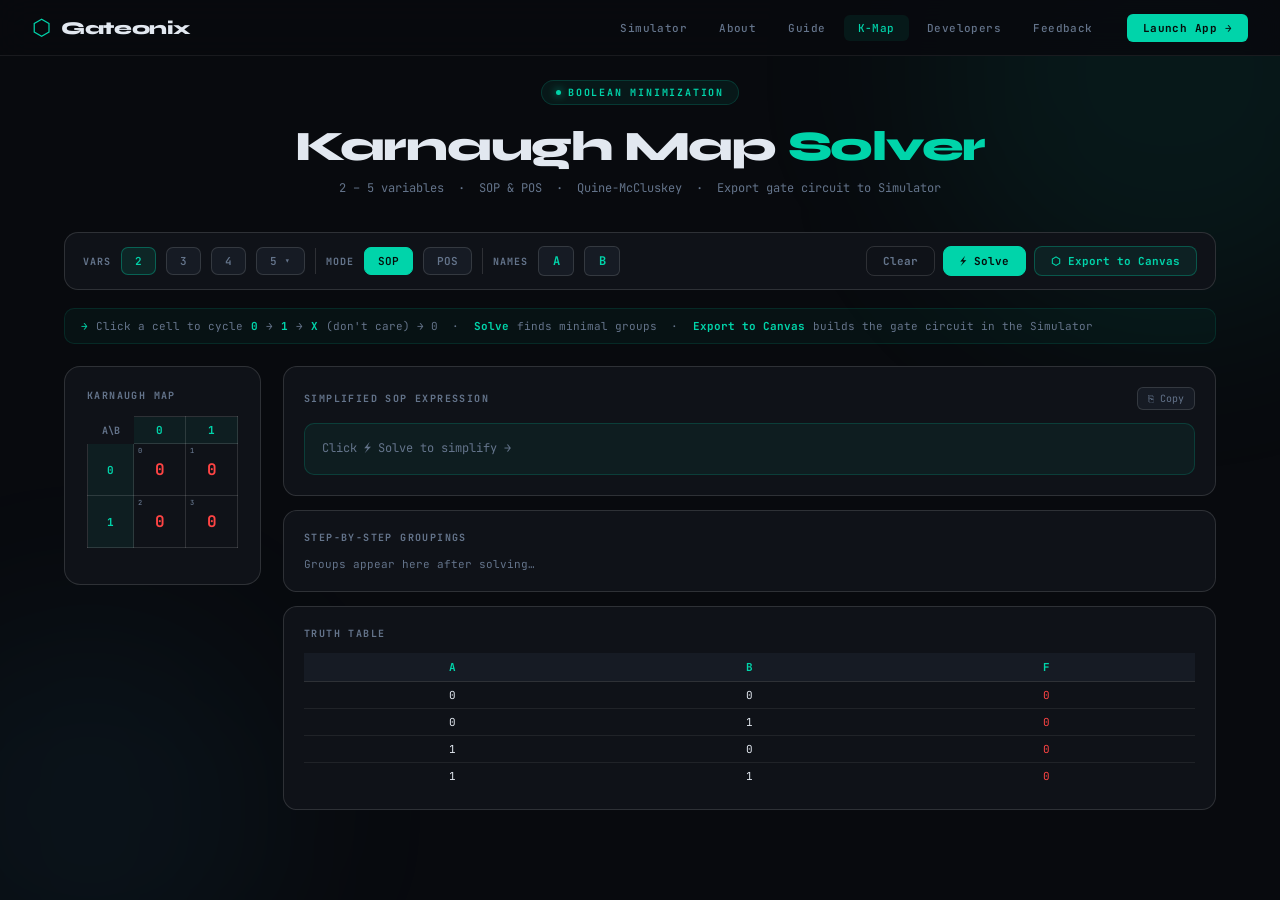
<file: kmap.html>
<!DOCTYPE html>
<html lang="en">
<head>
  <meta charset="UTF-8"/>
  <meta name="viewport" content="width=device-width, initial-scale=1.0"/>
  <title>Gateonix — K-Map Solver | Free Karnaugh Map Simplifier Online</title>
  <meta name="description" content="Free online Karnaugh Map (K-Map) solver by Gateonix. Simplify Boolean expressions with 2, 3, and 4-variable K-Maps. Instantly generates minimized Sum of Products (SOP) expressions."/>
  <meta name="keywords" content="K-Map solver, Karnaugh map, Boolean simplification, SOP expression, logic minimization, digital logic K-Map online free"/>
  <meta property="og:title" content="Gateonix K-Map Solver — Free Karnaugh Map Simplifier"/>
  <meta property="og:description" content="Simplify Boolean expressions online for free with the Gateonix Karnaugh Map solver. Supports 2, 3, and 4-variable K-Maps."/>
  <meta property="og:type" content="website"/>
  <meta property="og:url" content="https://gateonix.vercel.app/kmap"/>
  <meta name="twitter:card" content="summary_large_image"/>
  <meta name="twitter:title" content="Gateonix K-Map Solver"/>
  <meta name="twitter:description" content="Free online Karnaugh Map solver. Simplify Boolean expressions instantly."/>
  <link rel="manifest" href="/manifest.json"/>
  <link rel="preconnect" href="https://fonts.googleapis.com">
  <link href="https://fonts.googleapis.com/css2?family=JetBrains+Mono:wght@400;500;700&family=Syne:wght@400;600;800&display=swap" rel="stylesheet">
  <style>
    :root {
      --bg:#080a0e; --panel:#0f1218; --surface:#161b24; --raised:#1e2535;
      --border:rgba(255,255,255,0.07); --border2:rgba(255,255,255,0.13);
      --accent:#00d4aa; --accent2:#00ffcc;
      --text:#e2e8f0; --muted:#64748b;
      --font-ui:'Syne',sans-serif; --font-mono:'JetBrains Mono',monospace;
    }
    *,*::before,*::after{box-sizing:border-box;margin:0;padding:0}
    html{scroll-behavior:smooth}
    body{background:var(--bg);color:var(--text);font-family:var(--font-ui);min-height:100vh;overflow-x:hidden}
    .orb{position:fixed;border-radius:50%;filter:blur(90px);pointer-events:none;z-index:0;animation:orb-drift 14s ease-in-out infinite alternate}
    .orb1{width:500px;height:500px;background:rgba(0,212,170,0.07);top:-180px;right:-140px}
    .orb2{width:380px;height:380px;background:rgba(64,196,255,0.05);bottom:-100px;left:-100px;animation-delay:-7s}
    @keyframes orb-drift{from{transform:translate(0,0)}to{transform:translate(30px,20px)}}
    nav{position:fixed;top:0;left:0;right:0;z-index:100;height:56px;background:rgba(8,10,14,0.88);backdrop-filter:blur(16px);border-bottom:1px solid var(--border);display:flex;align-items:center;padding:0 32px;gap:20px}
    .nav-logo{display:flex;align-items:center;gap:10px;text-decoration:none}
    .nav-logo-icon{font-size:22px;color:var(--accent);animation:pulse 2.5s ease-in-out infinite}
    @keyframes pulse{0%,100%{opacity:1}50%{opacity:0.6}}
    .nav-logo-name{font-family:var(--font-ui);font-weight:800;font-size:18px;letter-spacing:-0.02em;color:var(--text)}
    .nav-links{display:flex;gap:4px;margin-left:auto}
    .nav-link{font-family:var(--font-mono);font-size:11px;font-weight:500;color:var(--muted);text-decoration:none;padding:6px 14px;border-radius:6px;transition:all .15s;letter-spacing:.04em}
    .nav-link:hover{color:var(--text);background:var(--surface)}
    .nav-link.active{color:var(--accent);background:rgba(0,212,170,0.08)}
    .nav-cta{font-family:var(--font-mono);font-size:11px;font-weight:700;color:#050e0b;background:var(--accent);border:none;padding:7px 16px;border-radius:6px;text-decoration:none;transition:all .15s;letter-spacing:.04em}
    .nav-cta:hover{background:var(--accent2);transform:translateY(-1px);box-shadow:0 6px 20px rgba(0,212,170,0.28)}
    main{position:relative;z-index:1;padding:80px 24px 60px;max-width:1200px;margin:0 auto}
    @keyframes fadeUp{from{opacity:0;transform:translateY(16px)}to{opacity:1;transform:translateY(0)}}
    .page-header{text-align:center;margin-bottom:36px;animation:fadeUp .5s ease both}
    .page-badge{display:inline-flex;align-items:center;gap:7px;font-family:var(--font-mono);font-size:10px;font-weight:700;letter-spacing:.18em;text-transform:uppercase;color:var(--accent);background:rgba(0,212,170,0.07);border:1px solid rgba(0,212,170,0.18);padding:5px 14px;border-radius:40px;margin-bottom:16px}
    .page-badge::before{content:'';width:5px;height:5px;background:var(--accent);border-radius:50%;box-shadow:0 0 8px var(--accent)}
    .page-title{font-family:var(--font-ui);font-weight:800;font-size:clamp(24px,4vw,42px);letter-spacing:-.03em;color:var(--text);margin-bottom:8px}
    .page-title span{color:var(--accent)}
    .page-sub{font-family:var(--font-mono);font-size:12px;color:var(--muted)}
    .controls-bar{display:flex;align-items:center;gap:10px;flex-wrap:wrap;background:var(--panel);border:1px solid var(--border2);border-radius:14px;padding:13px 18px;margin-bottom:18px}
    .ctrl-label{font-family:var(--font-mono);font-size:10px;font-weight:700;color:var(--muted);letter-spacing:.1em;text-transform:uppercase;white-space:nowrap}
    .var-btn,.mode-btn{font-family:var(--font-mono);font-size:11px;font-weight:600;color:var(--muted);background:var(--surface);border:1px solid var(--border2);border-radius:7px;padding:6px 13px;cursor:pointer;transition:all .15s;white-space:nowrap}
    .var-btn:hover,.mode-btn:hover{color:var(--text);border-color:rgba(255,255,255,0.22)}
    .var-btn.active{color:var(--accent);background:rgba(0,212,170,0.1);border-color:rgba(0,212,170,0.35)}
    .mode-btn.active{color:#050e0b;background:var(--accent);border-color:var(--accent)}
    .ctrl-sep{width:1px;height:26px;background:var(--border2);flex-shrink:0}
    .ctrl-right{margin-left:auto;display:flex;gap:8px;flex-wrap:wrap}
    .action-btn{font-family:var(--font-mono);font-size:11px;font-weight:700;border-radius:8px;padding:7px 16px;cursor:pointer;transition:all .15s;border:1px solid var(--border2);white-space:nowrap}
    .action-btn.solve{color:#050e0b;background:var(--accent);border-color:var(--accent)}
    .action-btn.solve:hover{background:var(--accent2);box-shadow:0 4px 16px rgba(0,212,170,0.3)}
    .action-btn.export-btn{color:var(--accent);background:rgba(0,212,170,0.08);border-color:rgba(0,212,170,0.3)}
    .action-btn.export-btn:hover{background:rgba(0,212,170,0.15);box-shadow:0 4px 14px rgba(0,212,170,0.2)}
    .action-btn.clear{color:var(--muted);background:transparent}
    .action-btn.clear:hover{color:var(--text);background:var(--surface)}
    .var-name-input{width:36px;height:30px;text-align:center;background:var(--surface);border:1px solid var(--border2);border-radius:6px;color:var(--accent);font-family:var(--font-mono);font-size:12px;font-weight:700;outline:none;transition:border-color .15s}
    .var-name-input:focus{border-color:var(--accent)}
    .hint-bar{background:rgba(0,212,170,0.04);border:1px solid rgba(0,212,170,0.12);border-radius:10px;padding:10px 16px;font-family:var(--font-mono);font-size:11px;color:var(--muted);display:flex;align-items:center;gap:8px;margin-bottom:22px;flex-wrap:wrap}
    .hint-bar strong{color:var(--accent)}
    .solver-grid{display:grid;grid-template-columns:auto 1fr;gap:22px;align-items:start}
    @media(max-width:820px){.solver-grid{grid-template-columns:1fr}}
    .kmap-wrap{background:var(--panel);border:1px solid var(--border2);border-radius:16px;padding:22px;display:flex;flex-direction:column;gap:14px}
    .kmap-section-title{font-family:var(--font-mono);font-size:10px;font-weight:700;color:var(--muted);letter-spacing:.14em;text-transform:uppercase}
    .kmap-table{border-collapse:collapse;font-family:var(--font-mono)}
    .kmap-table th{font-size:11px;font-weight:700;color:var(--accent);padding:6px 10px;text-align:center;background:rgba(0,212,170,0.06);border:1px solid var(--border2);white-space:nowrap;min-width:46px}
    .kmap-table th.corner{background:transparent;border-color:transparent;font-size:10px;color:var(--muted)}
    .kmap-table td{border:1px solid var(--border2);text-align:center;padding:0;width:52px;height:52px;position:relative;cursor:pointer;transition:background .12s}
    .kmap-table td:hover{background:rgba(0,212,170,0.05)}
    .kmap-cell{width:100%;height:100%;display:flex;align-items:center;justify-content:center;font-size:16px;font-weight:700;position:relative;z-index:2;user-select:none;transition:color .12s}
    .kmap-cell.v0{color:#ff4444}
    .kmap-cell.v1{color:#00e676}
    .kmap-cell.vx{color:#ffa726}
    .cell-mt{position:absolute;top:2px;left:4px;font-size:7px;color:var(--muted);font-weight:500}
    .kmap-5var-label{font-family:var(--font-mono);font-size:10px;font-weight:700;color:var(--muted);letter-spacing:.1em;padding:6px 0 2px}
    .result-panel{display:flex;flex-direction:column;gap:14px}
    .result-card{background:var(--panel);border:1px solid var(--border2);border-radius:14px;padding:20px}
    .rcard-head{display:flex;align-items:center;margin-bottom:13px;gap:8px}
    .rcard-title{font-family:var(--font-mono);font-size:10px;font-weight:700;color:var(--muted);letter-spacing:.14em;text-transform:uppercase;flex:1}
    .expr-display{font-family:var(--font-mono);font-size:20px;font-weight:700;color:var(--accent);background:rgba(0,212,170,0.06);border:1px solid rgba(0,212,170,0.18);border-radius:10px;padding:13px 17px;min-height:52px;display:flex;align-items:center;word-break:break-all;flex-wrap:wrap;line-height:1.6}
    .expr-display.empty{color:var(--muted);font-size:12px;font-weight:400}
    .steps-list{display:flex;flex-direction:column;gap:7px}
    .step-item{display:flex;gap:9px;align-items:flex-start;background:var(--surface);border-radius:8px;padding:9px 12px;font-family:var(--font-mono);font-size:11px;border-left:3px solid transparent;transition:border-color .18s;animation:fadeUp .25s ease both}
    .step-item:hover{border-left-color:var(--accent)}
    .step-num{color:var(--accent);font-weight:700;flex-shrink:0;min-width:18px}
    .step-text{color:#94a3b8;line-height:1.6}
    .step-text strong{color:var(--text)}
    .grp-badge{display:inline-block;padding:1px 6px;border-radius:4px;font-size:9px;font-weight:700;margin-right:4px;vertical-align:middle;border:1px solid}
    .tt-wrap{overflow-x:auto;max-height:320px;overflow-y:auto;scrollbar-width:thin;scrollbar-color:var(--raised) transparent}
    .tt-table{width:100%;border-collapse:collapse;font-family:var(--font-mono);font-size:11px}
    .tt-table th{padding:7px 10px;background:var(--surface);color:var(--accent);font-weight:700;letter-spacing:.07em;border-bottom:1px solid var(--border2);text-align:center;position:sticky;top:0;z-index:1}
    .tt-table td{padding:6px 10px;text-align:center;border-bottom:1px solid var(--border)}
    .tt-table tr:last-child td{border-bottom:none}
    .tt-table tr.tt1 td:last-child{color:#00e676;font-weight:700}
    .tt-table tr.tt0 td:last-child{color:#ff4444}
    .tt-table tr.ttx td:last-child{color:#ffa726;font-weight:700}
    .tt-table tr.tt-hl{background:rgba(0,212,170,0.07)}
    .copy-btn{font-family:var(--font-mono);font-size:10px;color:var(--muted);background:var(--surface);border:1px solid var(--border2);border-radius:6px;padding:4px 10px;cursor:pointer;transition:all .15s;white-space:nowrap}
    .copy-btn:hover{color:var(--accent);border-color:rgba(0,212,170,0.3)}
    #legend{display:flex;flex-wrap:wrap;gap:8px}
    .export-toast{position:fixed;bottom:28px;left:50%;transform:translateX(-50%) translateY(8px);background:var(--panel);border:1px solid rgba(0,212,170,0.35);border-radius:10px;padding:12px 22px;font-family:var(--font-mono);font-size:12px;color:var(--accent);box-shadow:0 12px 40px rgba(0,0,0,.6);z-index:20000;opacity:0;transition:opacity .22s,transform .22s;pointer-events:none}
    .export-toast.show{opacity:1;transform:translateX(-50%) translateY(0)}
  </style>
</head>
<body>
<div class="orb orb1"></div>
<div class="orb orb2"></div>

<nav>
  <a class="nav-logo" href="ABOUT.html">
    <span class="nav-logo-icon">&#x2B21;</span>
    <span class="nav-logo-name">Gateonix</span>
  </a>
  <div class="nav-links">
    <a href="index.html"    class="nav-link">Simulator</a>
    <a href="ABOUT.html"    class="nav-link">About</a>
    <a href="help.html"     class="nav-link">Guide</a>
    <a href="kmap.html"     class="nav-link active">K-Map</a>
    <a href="/developer.html" class="nav-link">Developers</a>
    <a href="Feedback.html" class="nav-link">Feedback</a>
  </div>
  <a href="login.html" class="nav-cta">Launch App &#x2192;</a>
</nav>

<main>
  <div class="page-header">
    <div class="page-badge">Boolean Minimization</div>
    <h1 class="page-title">Karnaugh Map <span>Solver</span></h1>
    <p class="page-sub">2 &ndash; 5 variables &nbsp;&middot;&nbsp; SOP &amp; POS &nbsp;&middot;&nbsp; Quine-McCluskey &nbsp;&middot;&nbsp; Export gate circuit to Simulator</p>
  </div>

  <div class="controls-bar">
    <span class="ctrl-label">Vars</span>
    <button class="var-btn active" data-v="2" onclick="setVars(2)">2</button>
    <button class="var-btn"        data-v="3" onclick="setVars(3)">3</button>
    <button class="var-btn"        data-v="4" onclick="setVars(4)">4</button>
    <button class="var-btn"        data-v="5" onclick="setVars(5)">5 &#x25BE;</button>
    <div class="ctrl-sep"></div>
    <span class="ctrl-label">Mode</span>
    <button class="mode-btn active" id="btn-sop" onclick="setMode('SOP')">SOP</button>
    <button class="mode-btn"        id="btn-pos" onclick="setMode('POS')">POS</button>
    <div class="ctrl-sep"></div>
    <span class="ctrl-label">Names</span>
    <input class="var-name-input" id="vn0" value="A" maxlength="2" oninput="onRename()">
    <input class="var-name-input" id="vn1" value="B" maxlength="2" oninput="onRename()">
    <input class="var-name-input" id="vn2" value="C" maxlength="2" oninput="onRename()" style="display:none">
    <input class="var-name-input" id="vn3" value="D" maxlength="2" oninput="onRename()" style="display:none">
    <input class="var-name-input" id="vn4" value="E" maxlength="2" oninput="onRename()" style="display:none">
    <div class="ctrl-right">
      <button class="action-btn clear"      onclick="clearAll()">Clear</button>
      <button class="action-btn solve"      onclick="solve()">&#x26A1; Solve</button>
      <button class="action-btn export-btn" onclick="exportToCanvas()">&#x2B21; Export to Canvas</button>
    </div>
  </div>

  <div class="hint-bar">
    <strong>&#x2192;</strong>
    Click a cell to cycle <strong>0</strong> &#x2192; <strong>1</strong> &#x2192; <strong>X</strong> (don&#x27;t care) &#x2192; 0 &nbsp;&middot;&nbsp;
    <strong>Solve</strong> finds minimal groups &nbsp;&middot;&nbsp;
    <strong>Export to Canvas</strong> builds the gate circuit in the Simulator
  </div>

  <div class="solver-grid">
    <div class="kmap-wrap">
      <span class="kmap-section-title">Karnaugh Map</span>
      <div id="kmap-container"></div>
      <div id="legend"></div>
    </div>
    <div class="result-panel">
      <div class="result-card">
        <div class="rcard-head">
          <span class="rcard-title" id="expr-label">Simplified SOP Expression</span>
          <button class="copy-btn" onclick="copyExpr()">&#x2398; Copy</button>
        </div>
        <div class="expr-display empty" id="expr-display">Click &#x26A1; Solve to simplify &#x2192;</div>
      </div>
      <div class="result-card">
        <div class="rcard-head"><span class="rcard-title">Step-by-step groupings</span></div>
        <div class="steps-list" id="steps-list">
          <div style="font-family:var(--font-mono);font-size:11px;color:var(--muted)">Groups appear here after solving&hellip;</div>
        </div>
      </div>
      <div class="result-card">
        <div class="rcard-head"><span class="rcard-title">Truth Table</span></div>
        <div class="tt-wrap"><table class="tt-table"><thead id="tt-head"></thead><tbody id="tt-body"></tbody></table></div>
      </div>
    </div>
  </div>
</main>

<div class="export-toast" id="export-toast"></div>

<script>
// ─── STATE ───────────────────────────────────────────────────────────
var N = 2, MODE = 'SOP', CELLS = {}, GROUPS = [];
var GCOL = ['#00d4aa','#ffa726','#9c6bff','#40c4ff','#f87171','#34d399','#ff80ab','#b2ff59'];
var GRAY2 = [0,1,3,2];
var GRAY3 = [0,1,3,2,6,7,5,4];

function varNames() {
  return ['vn0','vn1','vn2','vn3','vn4'].slice(0,N).map(function(id,i){
    var el = document.getElementById(id);
    var v = el ? el.value.trim() : '';
    return v || ['A','B','C','D','E'][i];
  });
}

// ─── LAYOUT ──────────────────────────────────────────────────────────
function layout() {
  if(N===2) return {rowBits:[0],colBits:[1],rowCodes:[0,1],colCodes:[0,1]};
  if(N===3) return {rowBits:[0],colBits:[1,2],rowCodes:[0,1],colCodes:GRAY2};
  if(N===4) return {rowBits:[0,1],colBits:[2,3],rowCodes:GRAY2,colCodes:GRAY2};
  // 5-var: rendered as two 2x8 sub-tables
  return {rowBits:[1,2],colBits:[3,4],rowCodes:GRAY2,colCodes:GRAY3,fiveVar:true};
}

function mintermFromRC(rc, cc, L) {
  var m = 0;
  L.rowBits.forEach(function(b,i){ if((rc>>(L.rowBits.length-1-i))&1) m|=(1<<(N-1-b)); });
  L.colBits.forEach(function(b,i){ if((cc>>(L.colBits.length-1-i))&1) m|=(1<<(N-1-b)); });
  return m;
}

// ─── RENDER KMAP ─────────────────────────────────────────────────────
function renderKmap() {
  var L = layout();
  var vn = varNames();
  var container = document.getElementById('kmap-container');
  var html = '';

  if(N === 5) {
    // Two sub-maps: A=0 (top), A=1 (bottom). A is var index 0 (MSB = bit4)
    // Rows: BC (vars[1],vars[2]) encoded by GRAY2 (2-bit, 4 rows)
    // Cols: DE (vars[3],vars[4]) encoded by GRAY2 (2-bit, 4 cols)
    // Minterm = A*16 + B*8 + C*4 + D*2 + E*1
    var rowLabel = vn[1]+vn[2];  // BC
    var colLabel = vn[3]+vn[4];  // DE
    html += '<div style="display:flex;flex-direction:column;gap:20px">';
    [0,1].forEach(function(aVal){
      html += '<div>';
      html += '<div class="kmap-5var-label">'+vn[0]+' = '+aVal+'</div>';
      html += '<table class="kmap-table">';
      html += '<tr><th class="corner">'+rowLabel+'\\'+colLabel+'</th>';
      GRAY2.forEach(function(cc){
        html += '<th>'+cc.toString(2).padStart(2,'0')+'</th>';
      });
      html += '</tr>';
      GRAY2.forEach(function(rc){
        html += '<tr><th>'+rc.toString(2).padStart(2,'0')+'</th>';
        GRAY2.forEach(function(cc){
          // rc encodes BC: B=bit1, C=bit0
          // cc encodes DE: D=bit1, E=bit0
          var m5 = 0;
          if(aVal)      m5 |= (1<<4); // A=bit4
          if((rc>>1)&1) m5 |= (1<<3); // B=bit3
          if((rc>>0)&1) m5 |= (1<<2); // C=bit2
          if((cc>>1)&1) m5 |= (1<<1); // D=bit1
          if((cc>>0)&1) m5 |= (1<<0); // E=bit0
          var val = CELLS[m5]===undefined?0:CELLS[m5];
          var ch  = val===2?'X':val;
          var cls = val===2?'vx':val===1?'v1':'v0';
          html+='<td onclick="toggleCell('+m5+')"><div class="kmap-cell '+cls+'" id="cv-'+m5+'">';
          html+='<span class="cell-mt">'+m5+'</span>'+ch+'</div></td>';
        });
        html+='</tr>';
      });
      html+='</table></div>';
    });
    html+='</div>';
  } else {
    var rowLabel2 = L.rowBits.map(function(b){return vn[b];}).join('');
    var colLabel2 = L.colBits.map(function(b){return vn[b];}).join('');
    html+='<table class="kmap-table">';
    html+='<tr><th class="corner">'+rowLabel2+'\\'+colLabel2+'</th>';
    L.colCodes.forEach(function(cc){
      html+='<th>'+cc.toString(2).padStart(L.colBits.length,'0')+'</th>';
    });
    html+='</tr>';
    L.rowCodes.forEach(function(rc){
      html+='<tr><th>'+rc.toString(2).padStart(L.rowBits.length,'0')+'</th>';
      L.colCodes.forEach(function(cc){
        var mt=mintermFromRC(rc,cc,L);
        var val=CELLS[mt]===undefined?0:CELLS[mt];
        var ch=val===2?'X':val;
        var cls=val===2?'vx':val===1?'v1':'v0';
        html+='<td onclick="toggleCell('+mt+')"><div class="kmap-cell '+cls+'" id="cv-'+mt+'">';
        html+='<span class="cell-mt">'+mt+'</span>'+ch+'</div></td>';
      });
      html+='</tr>';
    });
    html+='</table>';
  }

  container.innerHTML = html;
  renderTT();
}

// ─── CELL TOGGLE ─────────────────────────────────────────────────────
function toggleCell(mt) {
  CELLS[mt] = ((CELLS[mt]===undefined?0:CELLS[mt])+1)%3;
  var v=CELLS[mt]; var ch=v===2?'X':v; var cls=v===2?'vx':v===1?'v1':'v0';
  var cv=document.getElementById('cv-'+mt);
  if(cv){cv.className='kmap-cell '+cls;cv.innerHTML='<span class="cell-mt">'+mt+'</span>'+ch;}
  renderTT(); clearResults();
}

// ─── TRUTH TABLE ──────────────────────────────────────────────────────
function renderTT() {
  var vn=varNames(); var total=1<<N;
  document.getElementById('tt-head').innerHTML='<tr>'+vn.map(function(n){return'<th>'+n+'</th>';}).join('')+'<th>F</th></tr>';
  var rows='';
  for(var m=0;m<total;m++){
    var v=CELLS[m]===undefined?0:CELLS[m]; var fs=v===2?'X':v;
    var cls=v===2?'ttx':v===1?'tt1':'tt0';
    var bits='';
    for(var b=N-1;b>=0;b--) bits+='<td>'+((m>>b)&1)+'</td>';
    rows+='<tr class="'+cls+'" id="ttr-'+m+'">'+bits+'<td>'+fs+'</td></tr>';
  }
  document.getElementById('tt-body').innerHTML=rows;
}

// ─── QUINE-McCLUSKEY ─────────────────────────────────────────────────
function hdist(a,b){var x=a^b,c=0;while(x){c+=x&1;x>>=1;}return c;}

function qmc(minterms, dc) {
  if(!minterms.length) return [];
  var mintSet={};
  minterms.forEach(function(m){mintSet[m]=true;});
  var all=minterms.concat(dc);

  var cur=all.map(function(m){return{terms:[m],mask:0,used:false};});
  var primes=[];

  for(var round=0;round<N;round++){
    var nxt=[];
    var seen={};
    for(var i=0;i<cur.length;i++){
      for(var j=i+1;j<cur.length;j++){
        var a=cur[i],b=cur[j];
        if(a.mask!==b.mask) continue;
        var diff=a.terms[0]^b.terms[0];
        if(hdist(diff,0)!==1) continue;
        var merged=[]; var ms={};
        a.terms.concat(b.terms).forEach(function(t){if(!ms[t]){ms[t]=true;merged.push(t);}});
        merged.sort(function(x,y){return x-y;});
        var key=merged.join(',')+':'+(a.mask|diff);
        if(!seen[key]){seen[key]=true;nxt.push({terms:merged,mask:a.mask|diff,used:false});}
        a.used=true; b.used=true;
      }
    }
    cur.forEach(function(x){if(!x.used)primes.push(x);});
    if(!nxt.length) break;
    cur=nxt.map(function(x){return{terms:x.terms,mask:x.mask,used:false};});
  }
  cur.forEach(function(x){if(!x.used)primes.push(x);});

  var uk={};
  primes=primes.filter(function(p){
    var k=p.terms.join(',')+'|'+p.mask;
    if(uk[k])return false;uk[k]=true;return true;
  });
  primes=primes.filter(function(p){
    return p.terms.some(function(t){return mintSet[t];});
  });
  primes.sort(function(a,b){
    return b.terms.filter(function(t){return mintSet[t];}).length
          -a.terms.filter(function(t){return mintSet[t];}).length;
  });

  var covered={}, sel=[];
  minterms.forEach(function(m){
    var cov=primes.filter(function(p){return p.terms.indexOf(m)>=0;});
    if(cov.length===1&&sel.indexOf(cov[0])<0){
      sel.push(cov[0]);
      cov[0].terms.forEach(function(t){if(mintSet[t])covered[t]=true;});
    }
  });
  var covSize=Object.keys(covered).length;
  while(covSize<minterms.length){
    var best=null,bestN=0;
    primes.forEach(function(p){
      if(sel.indexOf(p)>=0)return;
      var nc=p.terms.filter(function(t){return mintSet[t]&&!covered[t];}).length;
      if(nc>bestN){bestN=nc;best=p;}
    });
    if(!best)break;
    sel.push(best);
    best.terms.forEach(function(t){if(mintSet[t]){covered[t]=true;covSize++;}});
  }
  return sel;
}

// ─── EXPRESSION BUILDERS ──────────────────────────────────────────────
function impToSOP(imp,vn){
  var terms=[];
  for(var b=N-1;b>=0;b--){
    if(imp.mask&(1<<b))continue;
    var vi=N-1-b;
    var bit=(imp.terms[0]>>b)&1;
    terms.push(bit?vn[vi]:vn[vi]+"'");
  }
  return terms.length?terms.join(''):'1';
}
function impToPOS(imp,vn){
  var terms=[];
  for(var b=N-1;b>=0;b--){
    if(imp.mask&(1<<b))continue;
    var vi=N-1-b;
    var bit=(imp.terms[0]>>b)&1;
    terms.push(bit?vn[vi]+"'":vn[vi]);
  }
  return '('+(terms.length?terms.join('+'):'0')+')';
}

// ─── SOLVE ────────────────────────────────────────────────────────────
function solve() {
  var vn=varNames(); var total=1<<N;
  var ones=[],zeros=[],dc=[];
  for(var m=0;m<total;m++){
    var v=CELLS[m]===undefined?0:CELLS[m];
    if(v===1)ones.push(m); else if(v===0)zeros.push(m); else dc.push(m);
  }
  var expr='',sel=[];
  if(MODE==='SOP'){
    if(!ones.length){expr='0';}
    else if(!zeros.length&&!dc.length){expr='1';}
    else{sel=qmc(ones,dc);expr=sel.map(function(g){return impToSOP(g,vn);}).join(' + ')||'0';}
  } else {
    if(!zeros.length){expr='1';}
    else if(!ones.length&&!dc.length){expr='0';}
    else{sel=qmc(zeros,dc);expr=sel.map(function(g){return impToPOS(g,vn);}).join(' \u00b7 ')||'1';}
  }
  GROUPS=sel;
  var el=document.getElementById('expr-display');
  el.className='expr-display'; el.textContent='F = '+expr;
  document.getElementById('expr-label').textContent='Simplified '+MODE+' Expression';
  renderSteps(sel,vn); highlightCells(sel); renderLegend(sel,vn); highlightTT(sel);
}

function renderSteps(gs,vn){
  var list=document.getElementById('steps-list');
  if(!gs.length){list.innerHTML='<div style="font-family:var(--font-mono);font-size:11px;color:var(--muted)">Expression is constant &mdash; no groupings needed.</div>';return;}
  list.innerHTML=gs.map(function(g,i){
    var col=GCOL[i%GCOL.length];
    var sz=g.terms.length;
    var szLabel=sz===1?'1-cell':sz+'-cell (2^'+(Math.log2(sz)|0)+' group)';
    var varExpr=MODE==='SOP'?impToSOP(g,vn):impToPOS(g,vn);
    var elim=0;
    for(var b=N-1;b>=0;b--){if(g.mask&(1<<b))elim++;}
    return '<div class="step-item" style="animation-delay:'+(i*0.06)+'s">'
      +'<span class="step-num">'+(i+1)+'</span>'
      +'<span class="step-text">'
      +'<span class="grp-badge" style="background:'+col+'22;border-color:'+col+';color:'+col+'">'+szLabel+'</span>'
      +'Minterms <strong>{'+g.terms.join(', ')+'}</strong>'
      +' \u2192 '+elim+' var'+(elim!==1?'s':'')+' eliminated'
      +' \u2192 <strong>'+varExpr+'</strong>'
      +'</span></div>';
  }).join('');
}

function highlightCells(gs){
  document.querySelectorAll('.kmap-cell').forEach(function(c){c.style.outline='';c.style.outlineOffset='';});
  gs.forEach(function(g,i){
    var col=GCOL[i%GCOL.length];
    g.terms.forEach(function(mt){
      var cv=document.getElementById('cv-'+mt);
      if(cv){cv.style.outline='2px solid '+col;cv.style.outlineOffset='-2px';cv.style.borderRadius='3px';}
    });
  });
}

function renderLegend(gs,vn){
  document.getElementById('legend').innerHTML=gs.map(function(g,i){
    var col=GCOL[i%GCOL.length];
    var expr=MODE==='SOP'?impToSOP(g,vn):impToPOS(g,vn);
    return '<span style="display:inline-flex;align-items:center;gap:5px;font-family:var(--font-mono);font-size:10px;color:'+col+'">'
      +'<span style="width:9px;height:9px;border-radius:2px;background:'+col+'33;border:1.5px solid '+col+';flex-shrink:0"></span>'+expr+'</span>';
  }).join('');
}

function highlightTT(gs){
  document.querySelectorAll('.tt-hl').forEach(function(r){r.classList.remove('tt-hl');});
  var seen={};
  gs.forEach(function(g){g.terms.forEach(function(t){seen[t]=true;});});
  Object.keys(seen).forEach(function(m){
    var r=document.getElementById('ttr-'+m); if(r)r.classList.add('tt-hl');
  });
}

function clearResults(){
  GROUPS=[];
  document.querySelectorAll('.kmap-cell').forEach(function(c){c.style.outline='';c.style.outlineOffset='';});
  document.getElementById('steps-list').innerHTML='<div style="font-family:var(--font-mono);font-size:11px;color:var(--muted)">Groups appear here after solving&hellip;</div>';
  document.getElementById('expr-display').className='expr-display empty';
  document.getElementById('expr-display').textContent='Click \u26A1 Solve to simplify \u2192';
  document.getElementById('legend').innerHTML='';
  document.querySelectorAll('.tt-hl').forEach(function(r){r.classList.remove('tt-hl');});
}

// ─── CONTROLS ────────────────────────────────────────────────────────
function setVars(n){
  N=n; CELLS={};
  document.querySelectorAll('.var-btn').forEach(function(b){b.classList.toggle('active',parseInt(b.dataset.v)===n);});
  ['vn0','vn1','vn2','vn3','vn4'].forEach(function(id,i){
    var el=document.getElementById(id); if(el)el.style.display=i<n?'':'none';
  });
  renderKmap(); clearResults();
}
function setMode(m){
  MODE=m;
  document.getElementById('btn-sop').classList.toggle('active',m==='SOP');
  document.getElementById('btn-pos').classList.toggle('active',m==='POS');
  clearResults();
}
function onRename(){renderKmap();clearResults();}
function clearAll(){CELLS={};renderKmap();clearResults();}
function copyExpr(){
  var txt=document.getElementById('expr-display').textContent;
  if(txt&&txt.indexOf('Click')<0){
    navigator.clipboard.writeText(txt).then(function(){
      var btn=document.querySelector('.copy-btn');
      btn.textContent='\u2713 Copied!'; btn.style.color='var(--accent)';
      setTimeout(function(){btn.textContent='\u2398 Copy';btn.style.color='';},1500);
    });
  }
}

// ─── TOAST ────────────────────────────────────────────────────────────
function showToast(msg,dur){
  dur=dur||2500;
  var t=document.getElementById('export-toast');
  t.textContent=msg; t.classList.add('show');
  setTimeout(function(){t.classList.remove('show');},dur);
}

// ─── EXPORT TO CANVAS ─────────────────────────────────────────────────
/*
  Builds a gate-level SOP or POS circuit from the solved groups.
  SOP:  INPUTs → NOTs → AND gates per group → OR to combine → OUTPUT
  POS:  INPUTs → NOTs → OR gates per group  → AND to combine → OUTPUT
  Saves JSON to localStorage('lf_kmap_export') and navigates to index.html.
  app.js picks it up on init (patch applied separately).
*/
function exportToCanvas() {
  if(!GROUPS.length){ solve(); }
  if(!GROUPS.length){ showToast('Nothing to export \u2014 expression is constant.'); return; }

  var vn=varNames();
  var gs=GROUPS;
  var idCtr=1;
  function nid(){return idCtr++;}

  var gates=[], conns=[];
  var COL_IN=60, COL_NOT=200, COL_AND=360, COL_OR=520, COL_OUT=670;
  var ROW_H=74;

  // Column 0: INPUT gates
  var inputIds={};
  vn.forEach(function(name,i){
    var id=nid();
    inputIds[i]=id;
    gates.push({id:id,type:'INPUT',x:COL_IN,y:60+i*ROW_H,value:0,label:name});
  });

  // Column 1: NOT gates
  var notIds={};
  vn.forEach(function(name,i){
    var id=nid();
    notIds[i]=id;
    gates.push({id:id,type:'NOT',x:COL_NOT,y:55+i*ROW_H});
    conns.push({fromId:inputIds[i],fromPin:0,toId:id,toPin:0});
  });

  // Column 2: per-group AND (SOP) or OR (POS) gates
  var groupSrcs=[]; // {srcId, srcPin} for each group
  var totalH=(gs.length-1)*ROW_H;
  var grpStartY=60+Math.max(0,(N*ROW_H-totalH)/2-ROW_H/2);

  gs.forEach(function(g,gi){
    var gY=grpStartY+gi*ROW_H;

    // Collect literals for this group
    var lits=[];
    for(var b=N-1;b>=0;b--){
      if(g.mask&(1<<b))continue;
      var vi=N-1-b;
      var bit=(g.terms[0]>>b)&1;
      // SOP: 1→true literal (INPUT), 0→complemented (NOT)
      // POS: 0→true literal (INPUT), 1→complemented (NOT)
      var inv=(MODE==='SOP')?(bit===0):(bit===1);
      lits.push({vi:vi,inv:inv});
    }

    if(lits.length===0){groupSrcs.push(null);return;}
    if(lits.length===1){
      var l=lits[0];
      groupSrcs.push({srcId:l.inv?notIds[l.vi]:inputIds[l.vi],srcPin:0});
      return;
    }

    var numLits=Math.min(lits.length,4);
    var gType;
    if(MODE==='SOP'){
      gType=numLits===2?'AND':numLits===3?'AND3':'AND4';
    } else {
      gType=numLits===2?'OR':numLits===3?'OR3':'OR4';
    }
    var gid=nid();
    var gH=numLits===2?50:numLits===3?58:66;
    gates.push({id:gid,type:gType,x:COL_AND,y:gY-gH/2});
    lits.slice(0,4).forEach(function(l,pi){
      conns.push({fromId:l.inv?notIds[l.vi]:inputIds[l.vi],fromPin:0,toId:gid,toPin:pi});
    });
    groupSrcs.push({srcId:gid,srcPin:0});
  });

  var realSrcs=groupSrcs.filter(function(s){return s!==null;});

  if(!realSrcs.length){showToast('Nothing to export \u2014 expression is constant.');return;}

  // Column 3: combine groups
  var finalSrcId, finalSrcPin=0;
  if(realSrcs.length===1){
    finalSrcId=realSrcs[0].srcId; finalSrcPin=realSrcs[0].srcPin;
  } else {
    var numG=Math.min(realSrcs.length,4);
    var combType;
    if(MODE==='SOP'){combType=numG===2?'OR':numG===3?'OR3':'OR4';}
    else{combType=numG===2?'AND':numG===3?'AND3':'AND4';}
    var combId=nid();
    var combH=numG===2?50:numG===3?58:66;
    var combY=grpStartY+((gs.length-1)/2)*ROW_H-combH/2;
    gates.push({id:combId,type:combType,x:COL_OR,y:combY});
    realSrcs.slice(0,4).forEach(function(s,pi){
      conns.push({fromId:s.srcId,fromPin:s.srcPin,toId:combId,toPin:pi});
    });
    finalSrcId=combId; finalSrcPin=0;
  }

  // Output gate
  var outId=nid();
  var outX=realSrcs.length>1?COL_OUT:COL_OR;
  var outY=60+(N/2-0.5)*ROW_H;
  gates.push({id:outId,type:'OUTPUT',x:outX,y:outY,label:'F'});
  conns.push({fromId:finalSrcId,fromPin:finalSrcPin,toId:outId,toPin:0});

  var circuit={gates:gates,connections:conns,nextId:idCtr};
  try {
    localStorage.setItem('lf_kmap_export',JSON.stringify(circuit));
    showToast('Circuit built! Sending to Simulator\u2026', 2200);
    setTimeout(function(){window.location.href='index.html';},1800);
  } catch(e) {
    showToast('Export failed \u2014 localStorage full? Try fewer variables.');
  }
}

// ─── INIT ─────────────────────────────────────────────────────────────
renderKmap();
</script>
<script src="profile.js"></script>
</body>
</html>
</file>
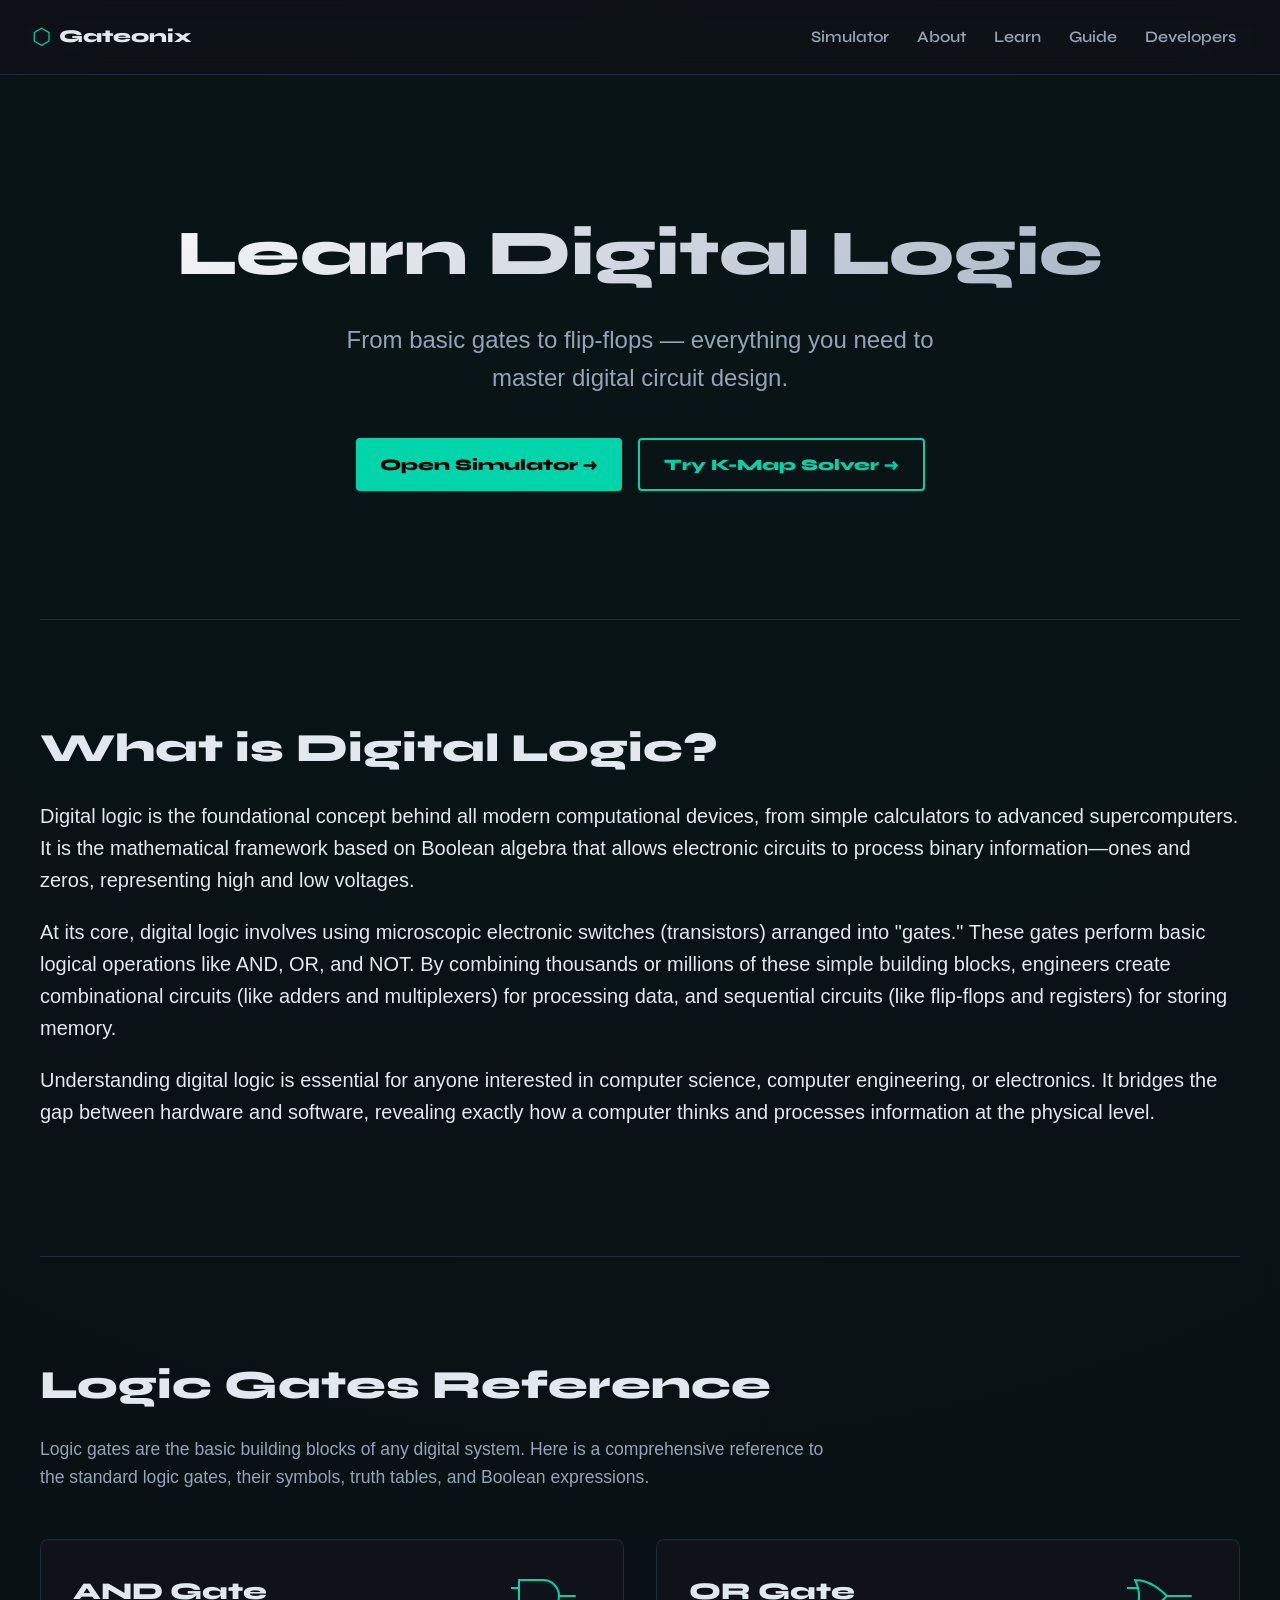
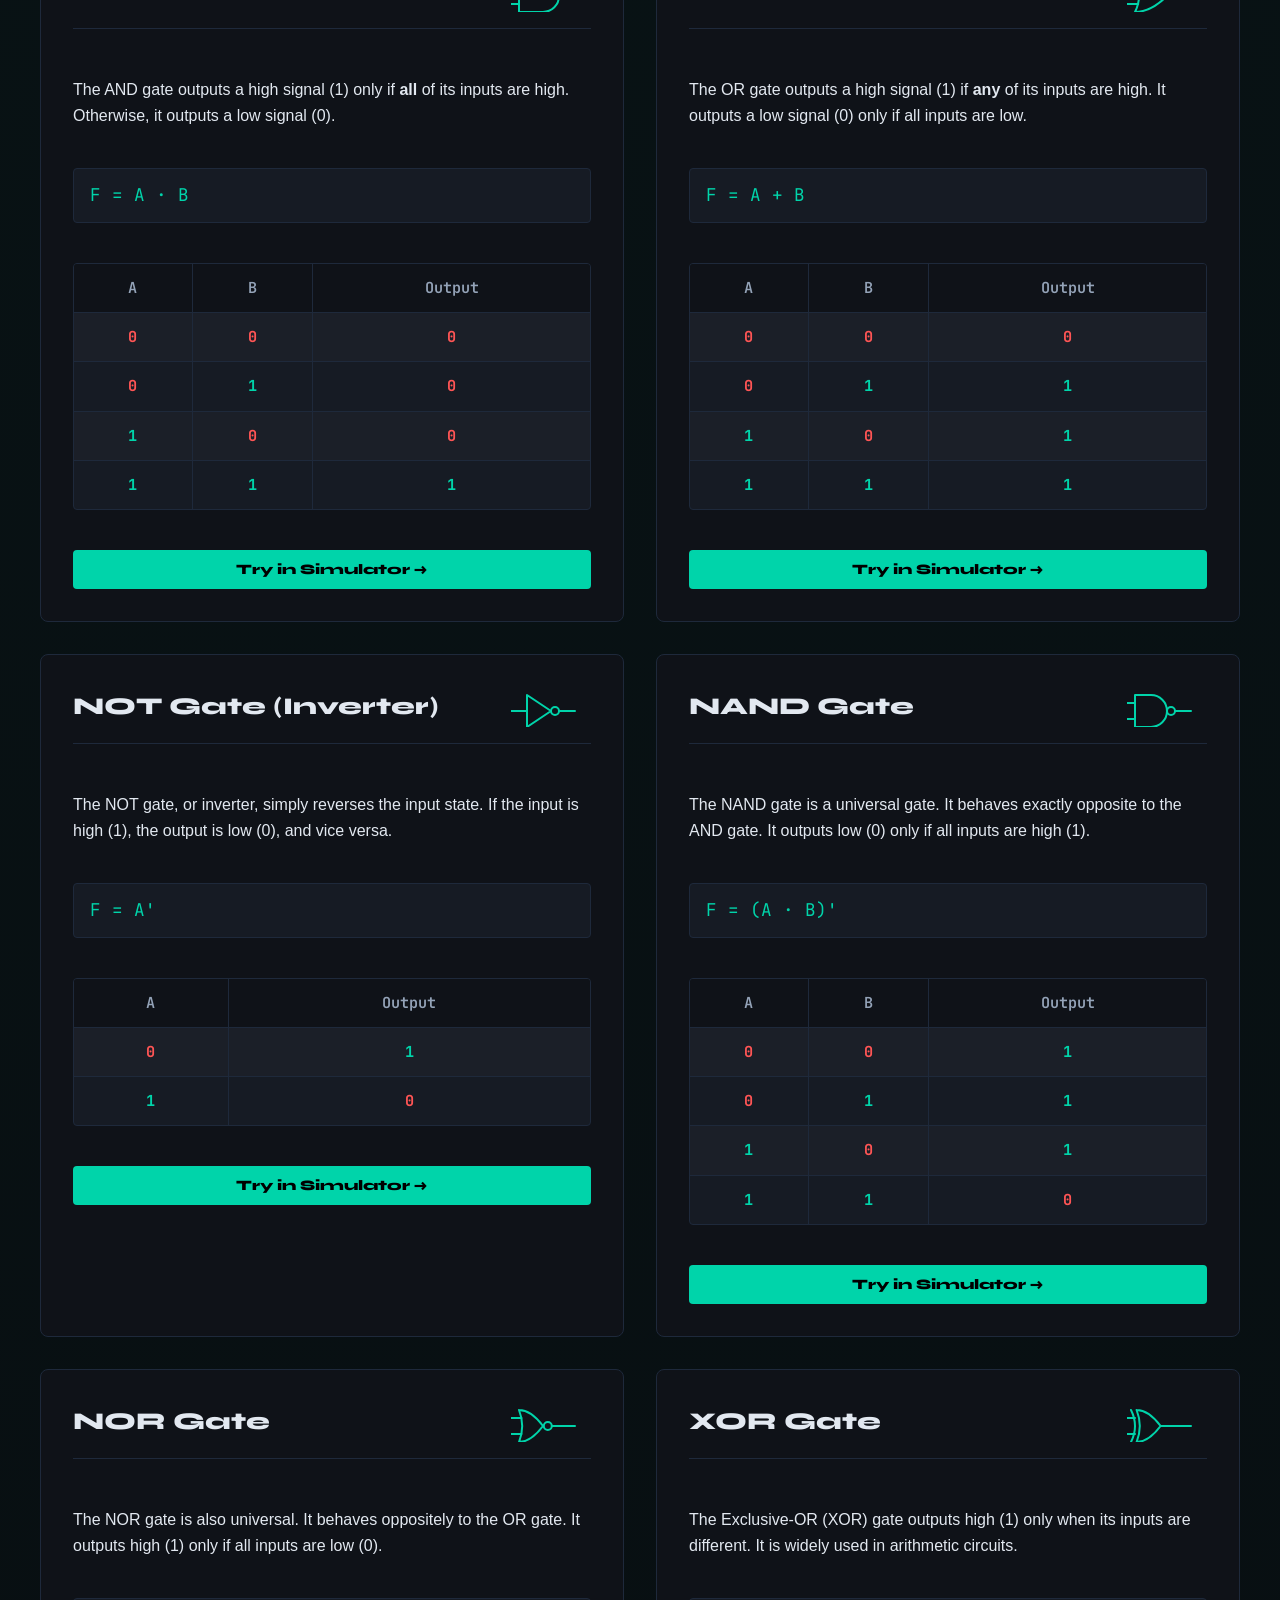
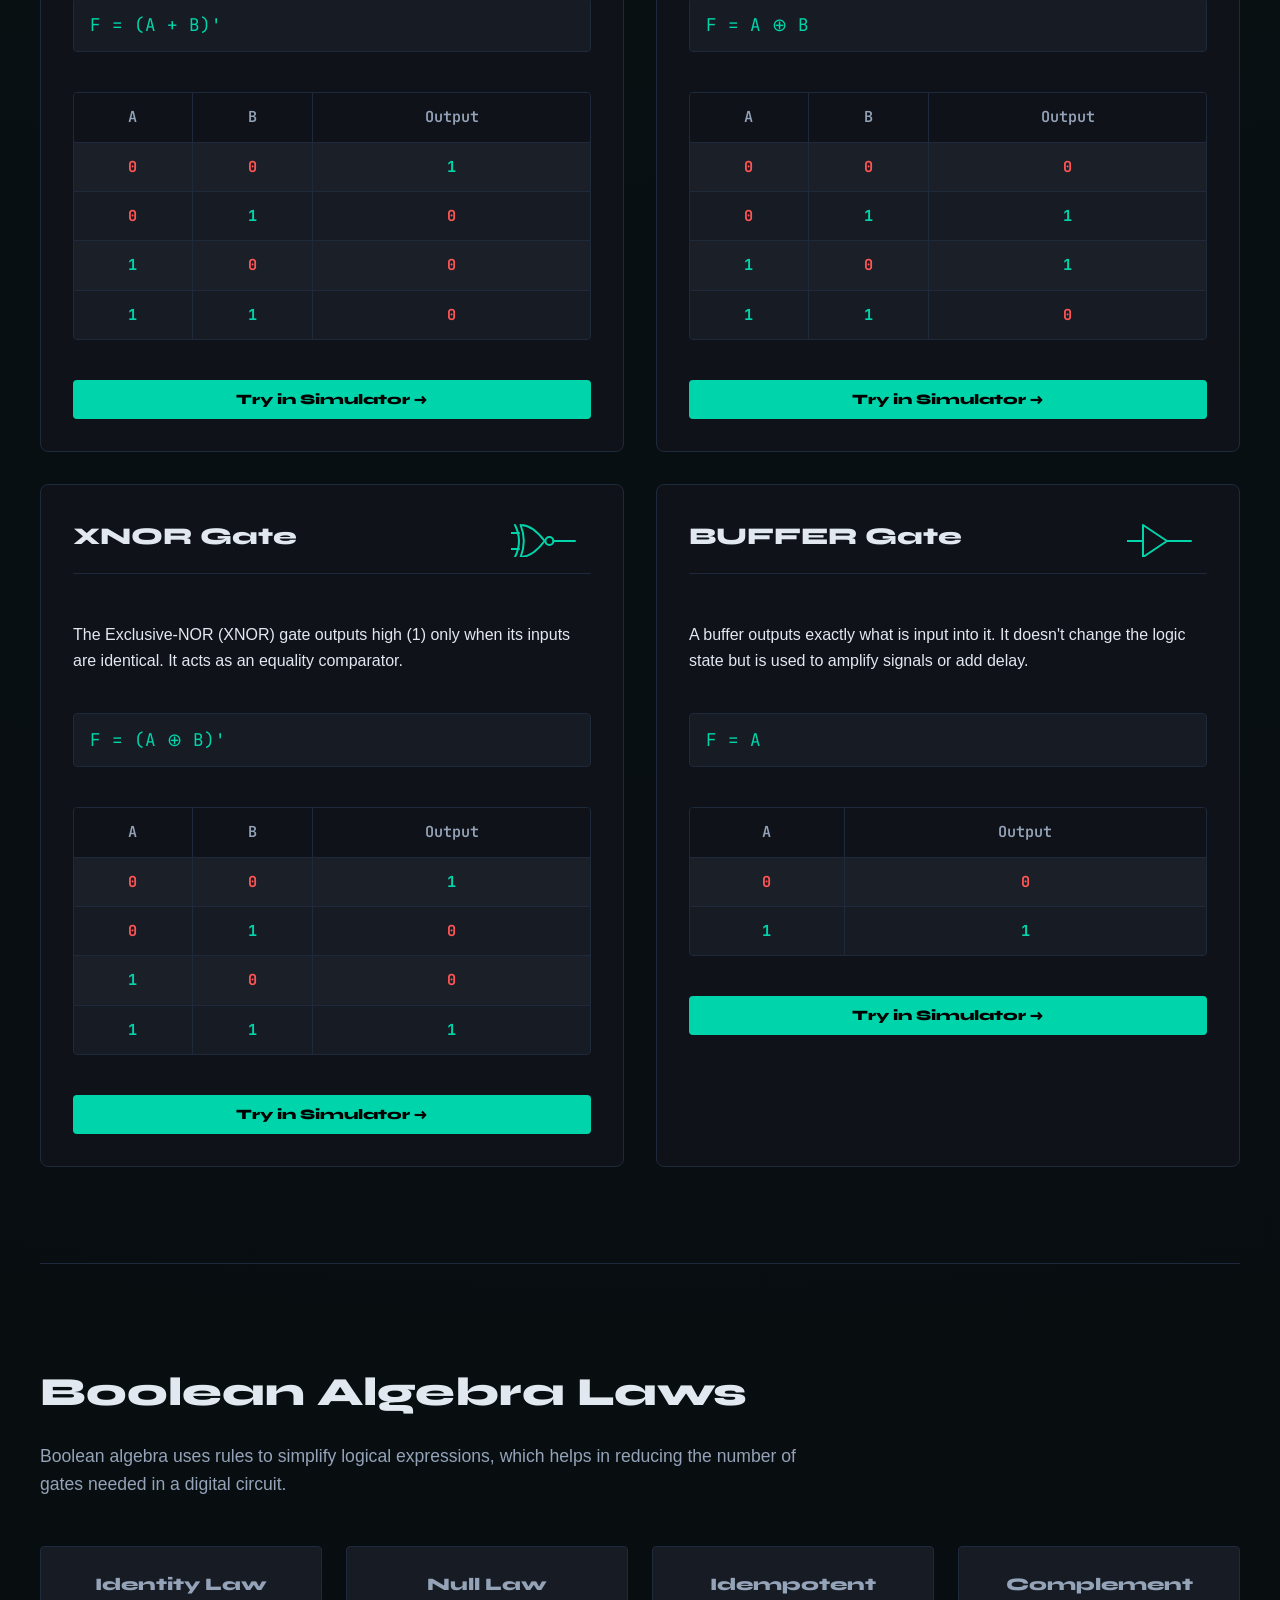
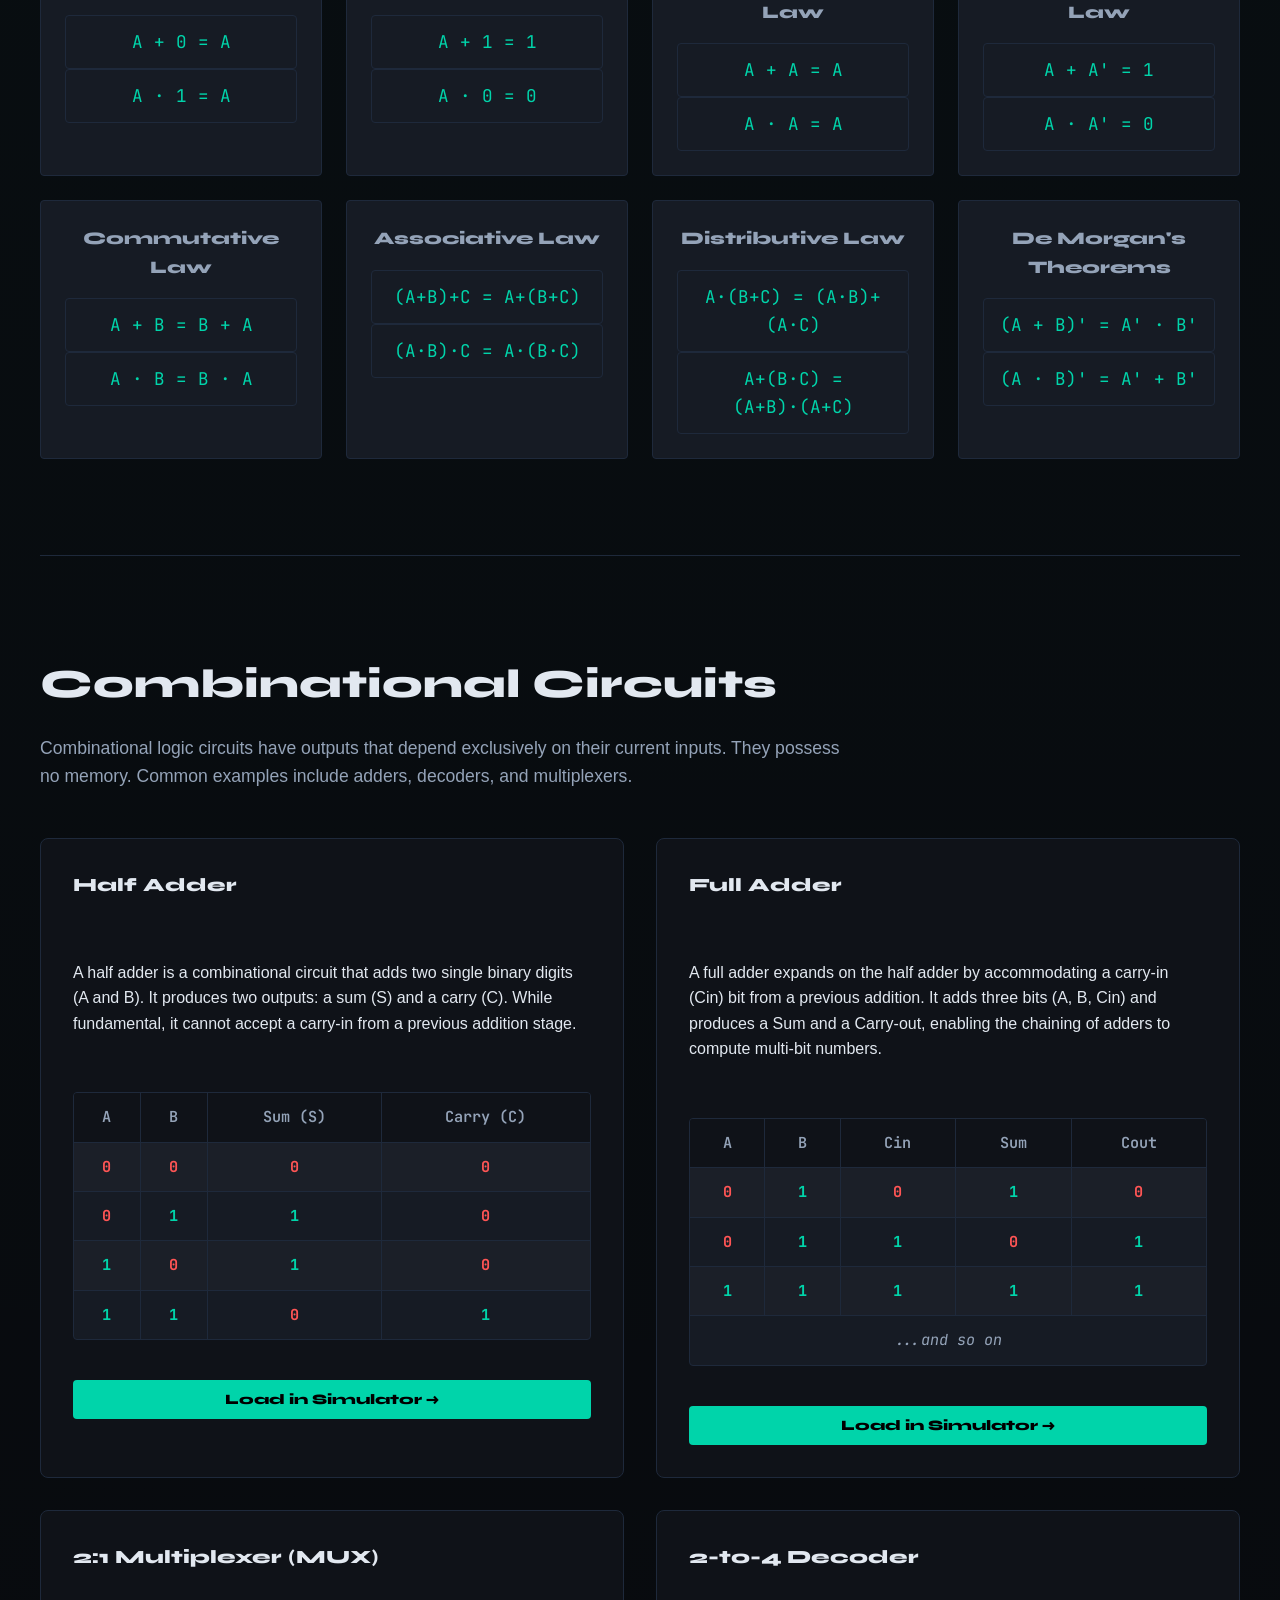
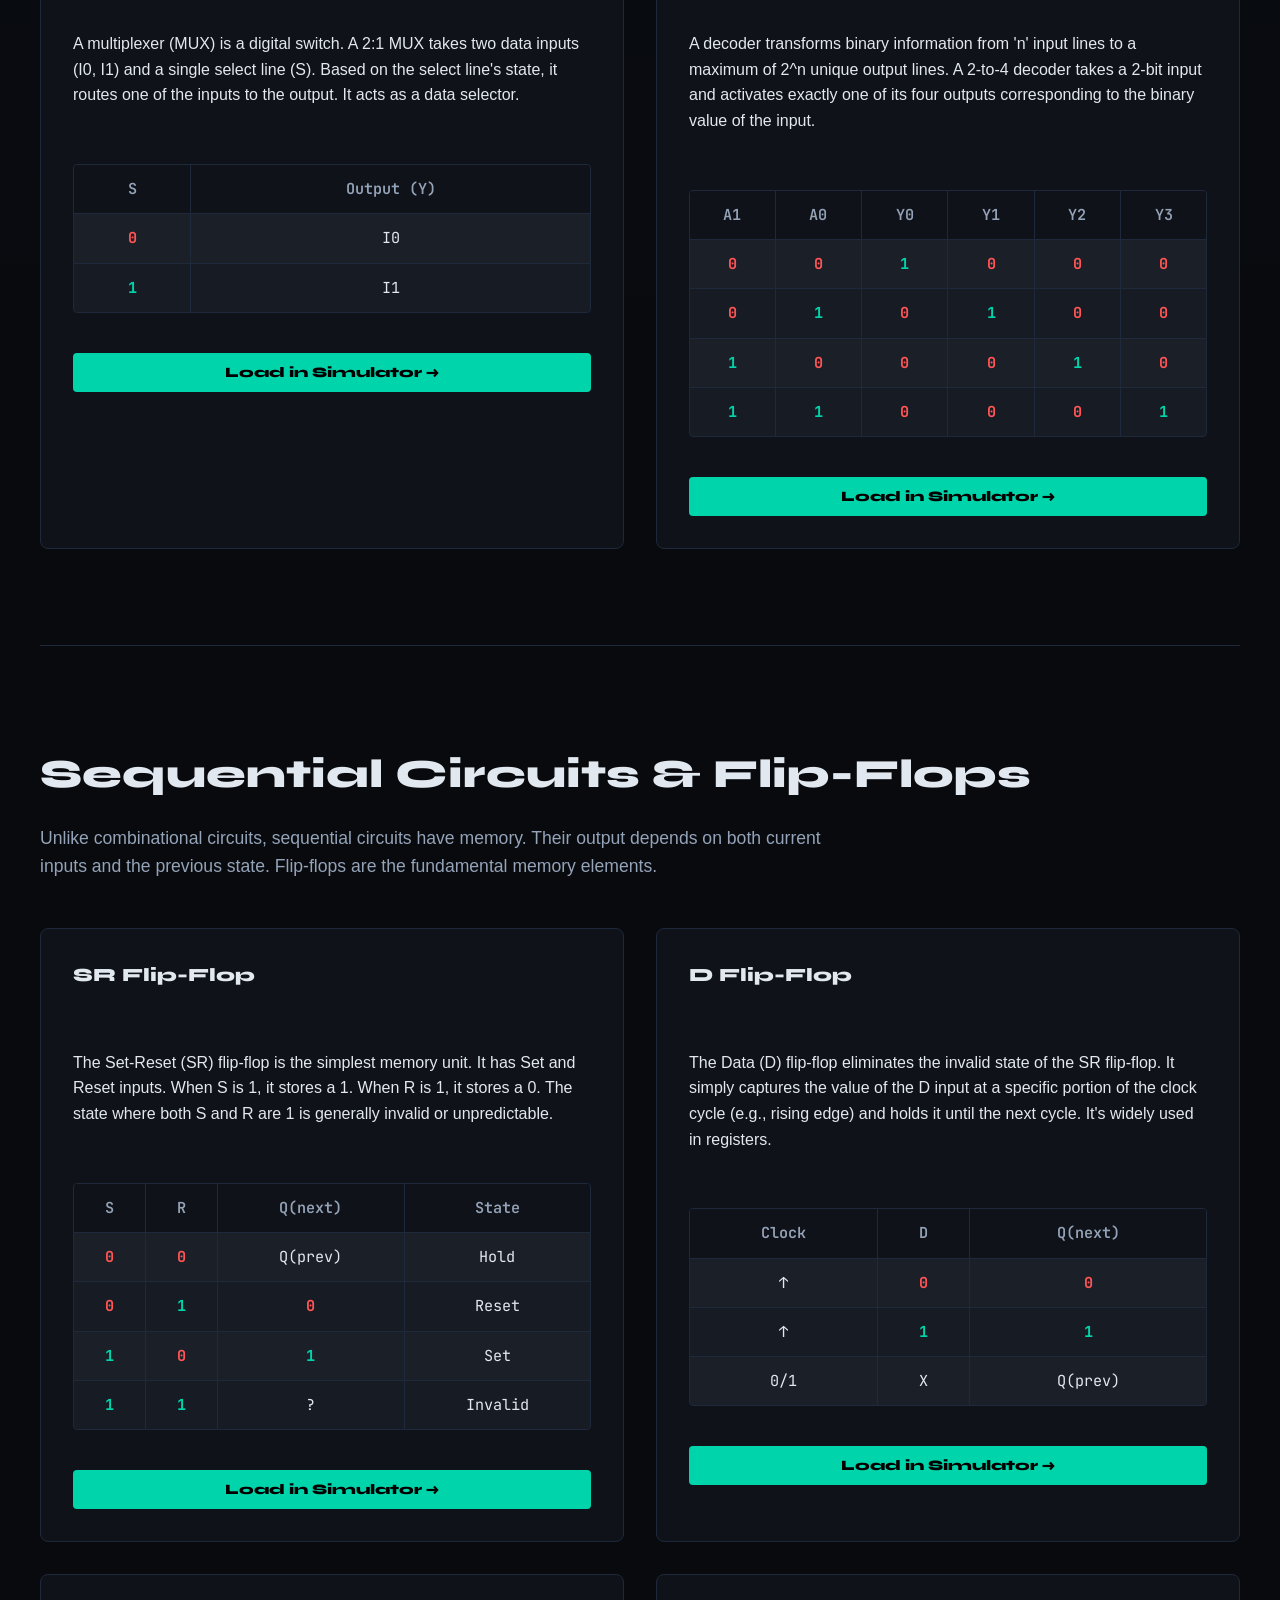
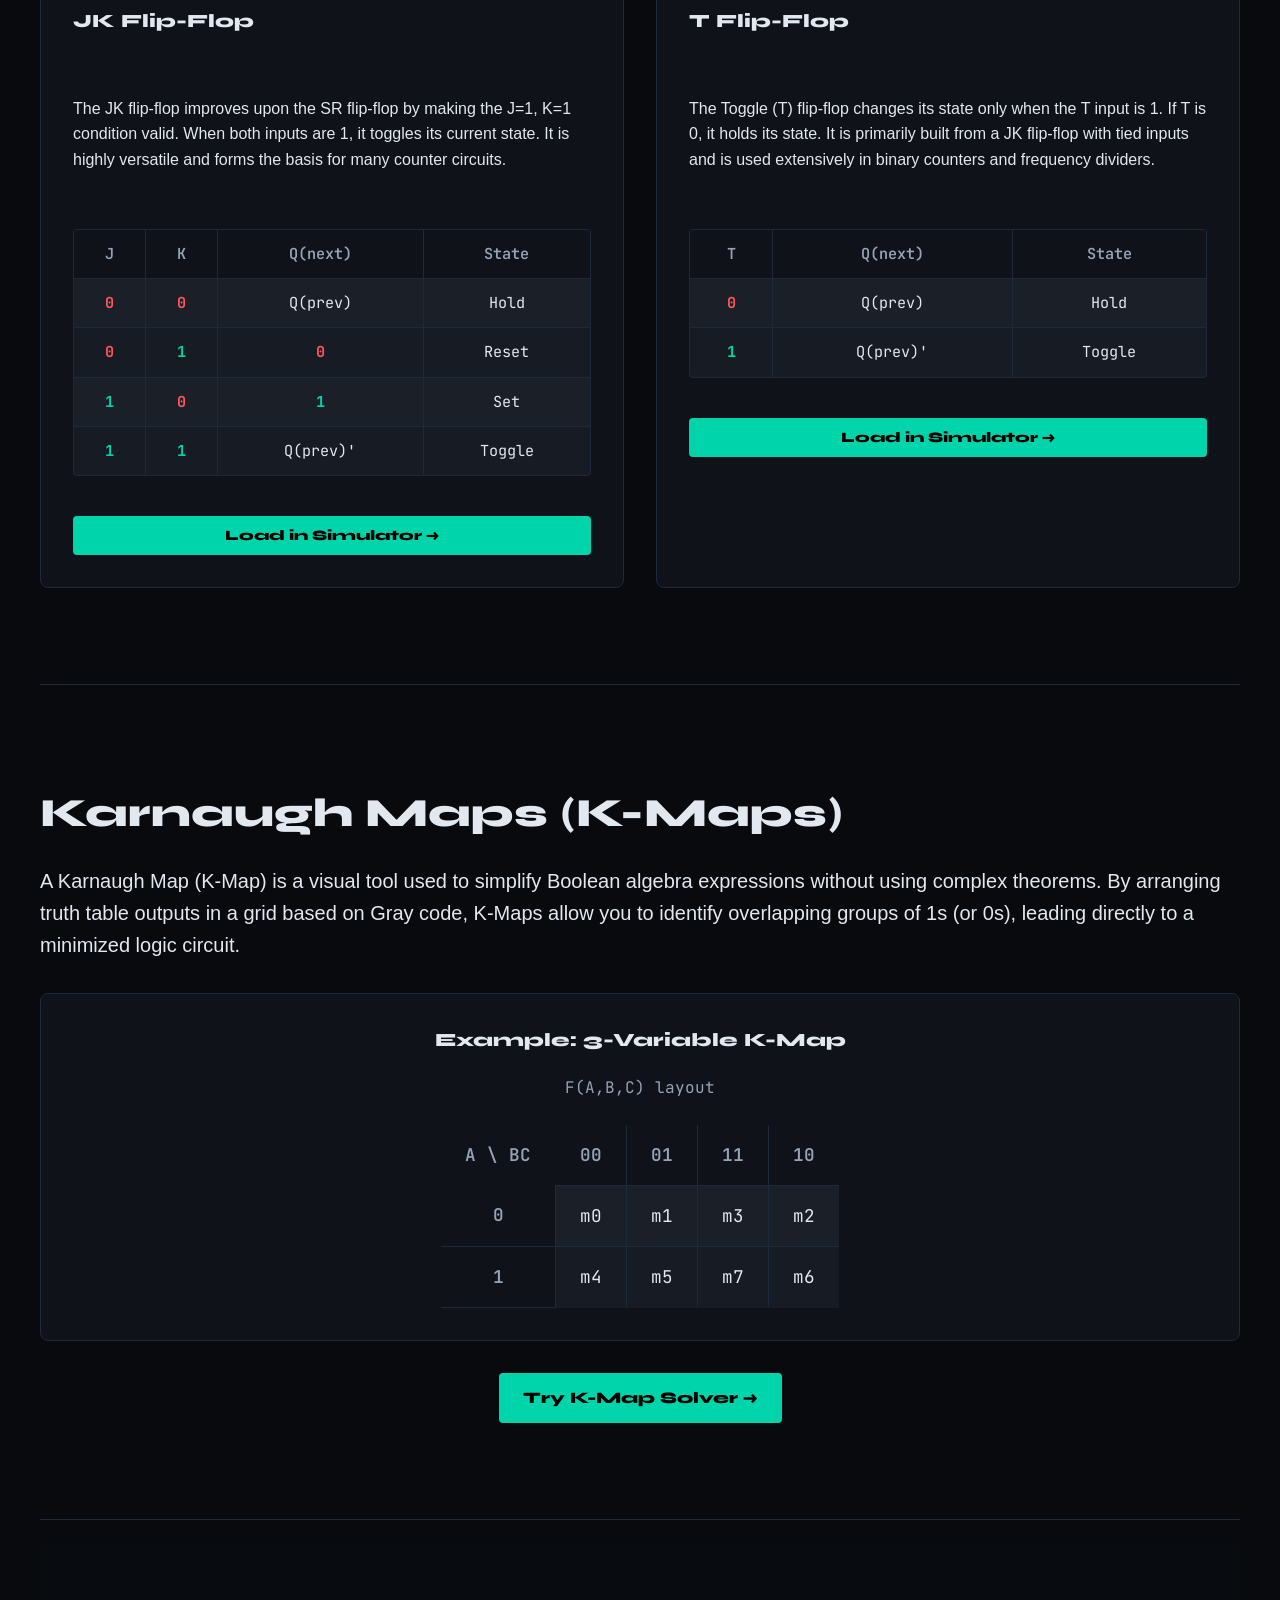
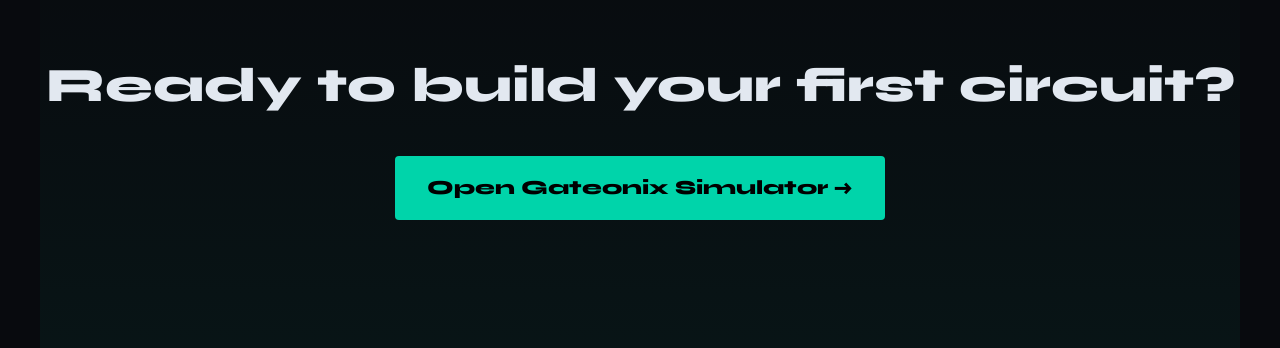
<file: learn.html>
<!DOCTYPE html>
<html lang="en">
<head>
    <meta charset="UTF-8">
    <meta name="viewport" content="width=device-width, initial-scale=1.0">
    <title>Learn Digital Logic — Gates, Flip-Flops, K-Maps | Gateonix</title>
    <meta name="description" content="Free digital logic tutorial covering all logic gates (AND, OR, NOT, NAND, NOR, XOR), Boolean algebra, flip-flops (SR, D, JK, T), combinational circuits, and Karnaugh Maps. Interactive simulator included."/>
    <meta name="keywords" content="learn digital logic, logic gates tutorial, AND gate, OR gate, NOT gate, flip-flop tutorial, Karnaugh map explained, Boolean algebra, combinational circuits, sequential circuits"/>
    <meta property="og:title" content="Learn Digital Logic — Free Tutorial | Gateonix"/>
    <meta property="og:description" content="Master digital logic circuits with our free, comprehensive tutorial. Covers all gates, flip-flops, K-Maps and more with an interactive simulator."/>
    <link rel="manifest" href="/manifest.json"/>
    <link href="https://fonts.googleapis.com/css2?family=JetBrains+Mono:wght@400;700&family=Syne:wght@400;600;800&display=swap" rel="stylesheet">
    <style>
        :root {
            --bg-base: #080a0e;
            --bg-panel: #0f1218;
            --bg-surface: #161b24;
            --accent: #00d4aa;
            --accent-hover: #00e5ba;
            --text-main: #e2e8f0;
            --text-muted: #94a3b8;
            --val-0: #ff5555;
            --val-1: #00d4aa;
            --border: #1e293b;
        }
        body {
            background-color: var(--bg-base);
            color: var(--text-main);
            font-family: -apple-system, BlinkMacSystemFont, 'Segoe UI', Roboto, Helvetica, Arial, sans-serif;
            margin: 0;
            padding: 0;
            line-height: 1.6;
            overflow-x: hidden;
            background-image: radial-gradient(circle at 50% 0%, rgba(0,212,170,0.05) 0%, transparent 70%);
        }
        h1, h2, h3, h4, h5, h6 { font-family: 'Syne', sans-serif; font-weight: 800; margin-top: 0; }
        .mono { font-family: 'JetBrains Mono', monospace; }
        a { color: var(--accent); text-decoration: none; }
        a:hover { text-decoration: underline; }
        
        /* Nav */
        nav#site-nav {
            display: flex;
            align-items: center;
            padding: 1rem 2rem;
            background: rgba(15, 18, 24, 0.8);
            backdrop-filter: blur(10px);
            border-bottom: 1px solid var(--border);
            position: sticky;
            top: 0;
            z-index: 100;
        }
        nav#site-nav a.sn-logo {
            display: flex;
            align-items: center;
            gap: 8px;
            text-decoration: none;
        }
        nav#site-nav .nav-links {
            margin-left: auto;
            display: flex;
            gap: 4px;
        }
        nav#site-nav .nav-links a {
            color: var(--text-muted);
            padding: 8px 12px;
            border-radius: 4px;
            font-family: 'Syne', sans-serif;
            font-weight: 600;
            transition: all 0.2s;
        }
        nav#site-nav .nav-links a:hover {
            color: var(--text-main);
            background: var(--bg-surface);
            text-decoration: none;
        }

        /* Buttons */
        .cta-btn {
            display: inline-flex;
            align-items: center;
            justify-content: center;
            padding: 12px 24px;
            background: var(--accent);
            color: #000;
            font-family: 'Syne', sans-serif;
            font-weight: 800;
            border-radius: 4px;
            transition: all 0.3s ease;
            text-decoration: none;
            border: none;
            cursor: pointer;
        }
        .cta-btn:hover {
            background: var(--accent-hover);
            transform: translateY(-2px);
            box-shadow: 0 4px 15px rgba(0, 212, 170, 0.3);
            text-decoration: none;
        }
        .cta-btn-outline {
            background: transparent;
            color: var(--accent);
            border: 2px solid var(--accent);
        }
        .cta-btn-outline:hover {
            background: rgba(0, 212, 170, 0.1);
            color: var(--accent-hover);
        }
        .btn-small {
            padding: 8px 16px;
            font-size: 0.9rem;
        }

        /* Layout */
        .container {
            max-width: 1200px;
            margin: 0 auto;
            padding: 0 2rem;
        }
        section {
            padding: 6rem 0;
            border-bottom: 1px solid var(--border);
        }
        section:last-child {
            border-bottom: none;
        }

        /* Hero */
        .hero {
            text-align: center;
            padding: 8rem 0;
        }
        .hero h1 {
            font-size: 4rem;
            margin-bottom: 1rem;
            background: linear-gradient(135deg, #fff 0%, #a0aec0 100%);
            -webkit-background-clip: text;
            -webkit-text-fill-color: transparent;
        }
        .hero p {
            font-size: 1.5rem;
            color: var(--text-muted);
            max-width: 600px;
            margin: 0 auto 2.5rem;
        }
        .hero .btn-group {
            display: flex;
            gap: 1rem;
            justify-content: center;
        }

        /* Typography */
        .text-center { text-align: center; }
        .section-title { font-size: 2.5rem; margin-bottom: 1rem; }
        .section-desc { font-size: 1.1rem; color: var(--text-muted); margin-bottom: 3rem; max-width: 800px; }
        .lead-text { font-size: 1.25rem; color: var(--text-main); margin-bottom: 2rem; }

        /* Grids & Cards */
        .grid-2 {
            display: grid;
            gap: 2rem;
            grid-template-columns: repeat(auto-fit, minmax(400px, 1fr));
        }
        .grid-3 {
            display: grid;
            gap: 2rem;
            grid-template-columns: repeat(auto-fit, minmax(300px, 1fr));
        }
        .card {
            background: var(--bg-panel);
            border: 1px solid var(--border);
            border-radius: 8px;
            padding: 2rem;
            transition: transform 0.3s, box-shadow 0.3s, border-color 0.3s;
            display: flex;
            flex-direction: column;
            gap: 1.5rem;
        }
        .card:hover {
            transform: translateY(-5px);
            border-color: var(--accent);
            box-shadow: 0 10px 30px rgba(0,0,0,0.5);
        }
        .card-header {
            display: flex;
            align-items: center;
            justify-content: space-between;
            border-bottom: 1px solid var(--border);
            padding-bottom: 1rem;
            margin-bottom: 0.5rem;
        }
        .card-header h3 {
            margin: 0;
            font-size: 1.5rem;
            color: var(--text-main);
        }
        .gate-icon {
            width: 80px;
            height: 40px;
            fill: none;
            stroke: var(--accent);
            stroke-width: 2.5;
            stroke-linecap: round;
            stroke-linejoin: round;
        }
        
        /* Tables */
        .table-wrapper {
            background: var(--bg-surface);
            border-radius: 4px;
            overflow: hidden;
            border: 1px solid var(--border);
            margin: 1rem 0;
        }
        table {
            width: 100%;
            border-collapse: collapse;
            font-family: 'JetBrains Mono', monospace;
            font-size: 0.95rem;
        }
        th, td {
            padding: 0.75rem;
            text-align: center;
            border-bottom: 1px solid var(--border);
        }
        th {
            background: var(--bg-panel);
            color: var(--text-muted);
            font-weight: 600;
        }
        tr:nth-child(even) {
            background: rgba(255,255,255,0.02);
        }
        tr:last-child td { border-bottom: none; }
        td:not(:last-child), th:not(:last-child) {
            border-right: 1px solid var(--border);
        }
        .val-0 { color: var(--val-0); font-weight: bold; }
        .val-1 { color: var(--val-1); font-weight: bold; }

        .formula {
            font-family: 'JetBrains Mono', monospace;
            background: var(--bg-surface);
            padding: 0.75rem 1rem;
            border-radius: 4px;
            color: var(--accent);
            display: inline-block;
            border: 1px solid var(--border);
            font-size: 1.1rem;
        }

        /* Scroll Reveal */
        .reveal {
            opacity: 0;
            transform: translateY(30px);
            transition: all 0.8s ease-out;
        }
        .reveal.active {
            opacity: 1;
            transform: translateY(0);
        }
        
        .law-grid {
            display: grid;
            gap: 1.5rem;
            grid-template-columns: repeat(auto-fit, minmax(250px, 1fr));
        }
        .law-card {
            background: var(--bg-surface);
            border: 1px solid var(--border);
            padding: 1.5rem;
            border-radius: 4px;
            text-align: center;
        }
        .law-title { font-weight: 800; margin-bottom: 1rem; font-family: 'Syne', sans-serif; color: var(--text-muted); font-size: 1.1rem;}
        .law-card .formula { margin: 0; display: block; }
        .law-card:hover { border-color: var(--accent); }

        /* K-Map */
        .kmap-visual {
            background: var(--bg-panel);
            padding: 2rem;
            border-radius: 8px;
            border: 1px solid var(--border);
            text-align: center;
            font-family: 'JetBrains Mono', monospace;
            margin-bottom: 2rem;
        }
        .kmap-table {
            margin: 0 auto;
            width: auto;
            background: var(--bg-surface);
        }
        .kmap-table th, .kmap-table td {
            padding: 1rem 1.5rem;
            font-size: 1.1rem;
        }

        /* Footer CTA */
        .footer-cta {
            text-align: center;
            padding: 8rem 0;
            background: linear-gradient(to top, rgba(0, 212, 170, 0.05), transparent);
        }
        .footer-cta h2 { font-size: 3rem; margin-bottom: 2rem; }
    </style>
    <script type="application/ld+json">
    {
      "@context": "https://schema.org",
      "@type": "LearningResource",
      "name": "Digital Logic Tutorial",
      "description": "Comprehensive tutorial on logic gates, Boolean algebra, flip-flops, and Karnaugh maps with an interactive simulator.",
      "url": "https://gateonix.vercel.app/learn",
      "about": ["Digital Logic", "Computer Science", "Electrical Engineering"],
      "learningResourceType": ["Tutorial", "Interactive Resource"]
    }
    </script>
</head>
<body>

    <nav id="site-nav" role="navigation" aria-label="Site navigation">
        <a class="sn-logo" href="/">
            <span style="font-size:22px;color:#00d4aa">⬡</span>
            <span style="font-family:'Syne',sans-serif;font-weight:800;font-size:18px;color:#e2e8f0">Gateonix</span>
        </a>
        <div class="nav-links">
            <a href="/">Simulator</a>
            <a href="/about.html">About</a>
            <a href="/learn.html">Learn</a>
            <a href="/help.html">Guide</a>
            <a href="/developer.html">Developers</a>
        </div>
    </nav>

    <div class="container">
        <!-- Hero Section -->
        <section class="hero reveal">
            <h1>Learn Digital Logic</h1>
            <p>From basic gates to flip-flops — everything you need to master digital circuit design.</p>
            <div class="btn-group">
                <a href="/" class="cta-btn">Open Simulator →</a>
                <a href="/kmap.html" class="cta-btn cta-btn-outline">Try K-Map Solver →</a>
            </div>
        </section>

        <!-- What is Digital Logic? -->
        <section class="reveal">
            <h2 class="section-title">What is Digital Logic?</h2>
            <div class="lead-text">
                <p>Digital logic is the foundational concept behind all modern computational devices, from simple calculators to advanced supercomputers. It is the mathematical framework based on Boolean algebra that allows electronic circuits to process binary information—ones and zeros, representing high and low voltages.</p>
                <p>At its core, digital logic involves using microscopic electronic switches (transistors) arranged into "gates." These gates perform basic logical operations like AND, OR, and NOT. By combining thousands or millions of these simple building blocks, engineers create combinational circuits (like adders and multiplexers) for processing data, and sequential circuits (like flip-flops and registers) for storing memory.</p>
                <p>Understanding digital logic is essential for anyone interested in computer science, computer engineering, or electronics. It bridges the gap between hardware and software, revealing exactly how a computer thinks and processes information at the physical level.</p>
            </div>
        </section>

        <!-- Logic Gates Reference -->
        <section class="reveal">
            <h2 class="section-title">Logic Gates Reference</h2>
            <p class="section-desc">Logic gates are the basic building blocks of any digital system. Here is a comprehensive reference to the standard logic gates, their symbols, truth tables, and Boolean expressions.</p>
            
            <div class="grid-2">
                <!-- AND Gate -->
                <div class="card">
                    <div class="card-header">
                        <h3>AND Gate</h3>
                        <svg class="gate-icon" viewBox="0 0 100 50">
                            <path d="M10,10 L40,10 A20,20 0 0 1 40,50 L10,50 Z" />
                            <line x1="0" y1="20" x2="10" y2="20" />
                            <line x1="0" y1="40" x2="10" y2="40" />
                            <line x1="60" y1="30" x2="80" y2="30" />
                        </svg>
                    </div>
                    <p>The AND gate outputs a high signal (1) only if <strong>all</strong> of its inputs are high. Otherwise, it outputs a low signal (0).</p>
                    <div class="formula">F = A · B</div>
                    <div class="table-wrapper">
                        <table>
                            <tr><th>A</th><th>B</th><th>Output</th></tr>
                            <tr><td class="val-0">0</td><td class="val-0">0</td><td class="val-0">0</td></tr>
                            <tr><td class="val-0">0</td><td class="val-1">1</td><td class="val-0">0</td></tr>
                            <tr><td class="val-1">1</td><td class="val-0">0</td><td class="val-0">0</td></tr>
                            <tr><td class="val-1">1</td><td class="val-1">1</td><td class="val-1">1</td></tr>
                        </table>
                    </div>
                    <a href="/?tmpl=and" class="cta-btn btn-small">Try in Simulator →</a>
                </div>

                <!-- OR Gate -->
                <div class="card">
                    <div class="card-header">
                        <h3>OR Gate</h3>
                        <svg class="gate-icon" viewBox="0 0 100 50">
                            <path d="M10,10 Q30,10 50,30 Q30,50 10,50 Q20,30 10,10" />
                            <line x1="0" y1="20" x2="14" y2="20" />
                            <line x1="0" y1="40" x2="14" y2="40" />
                            <line x1="50" y1="30" x2="80" y2="30" />
                        </svg>
                    </div>
                    <p>The OR gate outputs a high signal (1) if <strong>any</strong> of its inputs are high. It outputs a low signal (0) only if all inputs are low.</p>
                    <div class="formula">F = A + B</div>
                    <div class="table-wrapper">
                        <table>
                            <tr><th>A</th><th>B</th><th>Output</th></tr>
                            <tr><td class="val-0">0</td><td class="val-0">0</td><td class="val-0">0</td></tr>
                            <tr><td class="val-0">0</td><td class="val-1">1</td><td class="val-1">1</td></tr>
                            <tr><td class="val-1">1</td><td class="val-0">0</td><td class="val-1">1</td></tr>
                            <tr><td class="val-1">1</td><td class="val-1">1</td><td class="val-1">1</td></tr>
                        </table>
                    </div>
                    <a href="/?tmpl=or" class="cta-btn btn-small">Try in Simulator →</a>
                </div>

                <!-- NOT Gate -->
                <div class="card">
                    <div class="card-header">
                        <h3>NOT Gate (Inverter)</h3>
                        <svg class="gate-icon" viewBox="0 0 100 50">
                            <polygon points="20,10 50,30 20,50" />
                            <circle cx="55" cy="30" r="5" />
                            <line x1="0" y1="30" x2="20" y2="30" />
                            <line x1="60" y1="30" x2="80" y2="30" />
                        </svg>
                    </div>
                    <p>The NOT gate, or inverter, simply reverses the input state. If the input is high (1), the output is low (0), and vice versa.</p>
                    <div class="formula">F = A'</div>
                    <div class="table-wrapper">
                        <table>
                            <tr><th>A</th><th>Output</th></tr>
                            <tr><td class="val-0">0</td><td class="val-1">1</td></tr>
                            <tr><td class="val-1">1</td><td class="val-0">0</td></tr>
                        </table>
                    </div>
                    <a href="/?tmpl=not" class="cta-btn btn-small">Try in Simulator →</a>
                </div>

                <!-- NAND Gate -->
                <div class="card">
                    <div class="card-header">
                        <h3>NAND Gate</h3>
                        <svg class="gate-icon" viewBox="0 0 100 50">
                            <path d="M10,10 L30,10 A20,20 0 0 1 30,50 L10,50 Z" />
                            <circle cx="55" cy="30" r="5" />
                            <line x1="0" y1="20" x2="10" y2="20" />
                            <line x1="0" y1="40" x2="10" y2="40" />
                            <line x1="60" y1="30" x2="80" y2="30" />
                        </svg>
                    </div>
                    <p>The NAND gate is a universal gate. It behaves exactly opposite to the AND gate. It outputs low (0) only if all inputs are high (1).</p>
                    <div class="formula">F = (A · B)'</div>
                    <div class="table-wrapper">
                        <table>
                            <tr><th>A</th><th>B</th><th>Output</th></tr>
                            <tr><td class="val-0">0</td><td class="val-0">0</td><td class="val-1">1</td></tr>
                            <tr><td class="val-0">0</td><td class="val-1">1</td><td class="val-1">1</td></tr>
                            <tr><td class="val-1">1</td><td class="val-0">0</td><td class="val-1">1</td></tr>
                            <tr><td class="val-1">1</td><td class="val-1">1</td><td class="val-0">0</td></tr>
                        </table>
                    </div>
                    <a href="/?tmpl=nand" class="cta-btn btn-small">Try in Simulator →</a>
                </div>

                <!-- NOR Gate -->
                <div class="card">
                    <div class="card-header">
                        <h3>NOR Gate</h3>
                        <svg class="gate-icon" viewBox="0 0 100 50">
                            <path d="M10,10 Q25,10 40,30 Q25,50 10,50 Q18,30 10,10" />
                            <circle cx="46" cy="30" r="5" />
                            <line x1="0" y1="20" x2="13" y2="20" />
                            <line x1="0" y1="40" x2="13" y2="40" />
                            <line x1="51" y1="30" x2="80" y2="30" />
                        </svg>
                    </div>
                    <p>The NOR gate is also universal. It behaves oppositely to the OR gate. It outputs high (1) only if all inputs are low (0).</p>
                    <div class="formula">F = (A + B)'</div>
                    <div class="table-wrapper">
                        <table>
                            <tr><th>A</th><th>B</th><th>Output</th></tr>
                            <tr><td class="val-0">0</td><td class="val-0">0</td><td class="val-1">1</td></tr>
                            <tr><td class="val-0">0</td><td class="val-1">1</td><td class="val-0">0</td></tr>
                            <tr><td class="val-1">1</td><td class="val-0">0</td><td class="val-0">0</td></tr>
                            <tr><td class="val-1">1</td><td class="val-1">1</td><td class="val-0">0</td></tr>
                        </table>
                    </div>
                    <a href="/?tmpl=nor" class="cta-btn btn-small">Try in Simulator →</a>
                </div>

                <!-- XOR Gate -->
                <div class="card">
                    <div class="card-header">
                        <h3>XOR Gate</h3>
                        <svg class="gate-icon" viewBox="0 0 100 50">
                            <path d="M5,10 Q15,30 5,50" />
                            <path d="M12,10 Q27,10 42,30 Q27,50 12,50 Q20,30 12,10" />
                            <line x1="0" y1="20" x2="10" y2="20" />
                            <line x1="0" y1="40" x2="10" y2="40" />
                            <line x1="42" y1="30" x2="80" y2="30" />
                        </svg>
                    </div>
                    <p>The Exclusive-OR (XOR) gate outputs high (1) only when its inputs are different. It is widely used in arithmetic circuits.</p>
                    <div class="formula">F = A ⊕ B</div>
                    <div class="table-wrapper">
                        <table>
                            <tr><th>A</th><th>B</th><th>Output</th></tr>
                            <tr><td class="val-0">0</td><td class="val-0">0</td><td class="val-0">0</td></tr>
                            <tr><td class="val-0">0</td><td class="val-1">1</td><td class="val-1">1</td></tr>
                            <tr><td class="val-1">1</td><td class="val-0">0</td><td class="val-1">1</td></tr>
                            <tr><td class="val-1">1</td><td class="val-1">1</td><td class="val-0">0</td></tr>
                        </table>
                    </div>
                    <a href="/?tmpl=xor" class="cta-btn btn-small">Try in Simulator →</a>
                </div>

                <!-- XNOR Gate -->
                <div class="card">
                    <div class="card-header">
                        <h3>XNOR Gate</h3>
                        <svg class="gate-icon" viewBox="0 0 100 50">
                            <path d="M5,10 Q15,30 5,50" />
                            <path d="M12,10 Q27,10 42,30 Q27,50 12,50 Q20,30 12,10" />
                            <circle cx="48" cy="30" r="5" />
                            <line x1="0" y1="20" x2="10" y2="20" />
                            <line x1="0" y1="40" x2="10" y2="40" />
                            <line x1="53" y1="30" x2="80" y2="30" />
                        </svg>
                    </div>
                    <p>The Exclusive-NOR (XNOR) gate outputs high (1) only when its inputs are identical. It acts as an equality comparator.</p>
                    <div class="formula">F = (A ⊕ B)'</div>
                    <div class="table-wrapper">
                        <table>
                            <tr><th>A</th><th>B</th><th>Output</th></tr>
                            <tr><td class="val-0">0</td><td class="val-0">0</td><td class="val-1">1</td></tr>
                            <tr><td class="val-0">0</td><td class="val-1">1</td><td class="val-0">0</td></tr>
                            <tr><td class="val-1">1</td><td class="val-0">0</td><td class="val-0">0</td></tr>
                            <tr><td class="val-1">1</td><td class="val-1">1</td><td class="val-1">1</td></tr>
                        </table>
                    </div>
                    <a href="/?tmpl=xnor" class="cta-btn btn-small">Try in Simulator →</a>
                </div>

                <!-- BUFFER Gate -->
                <div class="card">
                    <div class="card-header">
                        <h3>BUFFER Gate</h3>
                        <svg class="gate-icon" viewBox="0 0 100 50">
                            <polygon points="20,10 50,30 20,50" />
                            <line x1="0" y1="30" x2="20" y2="30" />
                            <line x1="50" y1="30" x2="80" y2="30" />
                        </svg>
                    </div>
                    <p>A buffer outputs exactly what is input into it. It doesn't change the logic state but is used to amplify signals or add delay.</p>
                    <div class="formula">F = A</div>
                    <div class="table-wrapper">
                        <table>
                            <tr><th>A</th><th>Output</th></tr>
                            <tr><td class="val-0">0</td><td class="val-0">0</td></tr>
                            <tr><td class="val-1">1</td><td class="val-1">1</td></tr>
                        </table>
                    </div>
                    <a href="/?tmpl=buffer" class="cta-btn btn-small">Try in Simulator →</a>
                </div>
            </div>
        </section>

        <!-- Boolean Algebra Laws -->
        <section class="reveal">
            <h2 class="section-title">Boolean Algebra Laws</h2>
            <p class="section-desc">Boolean algebra uses rules to simplify logical expressions, which helps in reducing the number of gates needed in a digital circuit.</p>
            
            <div class="law-grid">
                <div class="law-card">
                    <div class="law-title">Identity Law</div>
                    <div class="formula">A + 0 = A</div>
                    <div class="formula">A · 1 = A</div>
                </div>
                <div class="law-card">
                    <div class="law-title">Null Law</div>
                    <div class="formula">A + 1 = 1</div>
                    <div class="formula">A · 0 = 0</div>
                </div>
                <div class="law-card">
                    <div class="law-title">Idempotent Law</div>
                    <div class="formula">A + A = A</div>
                    <div class="formula">A · A = A</div>
                </div>
                <div class="law-card">
                    <div class="law-title">Complement Law</div>
                    <div class="formula">A + A' = 1</div>
                    <div class="formula">A · A' = 0</div>
                </div>
                <div class="law-card">
                    <div class="law-title">Commutative Law</div>
                    <div class="formula">A + B = B + A</div>
                    <div class="formula">A · B = B · A</div>
                </div>
                <div class="law-card">
                    <div class="law-title">Associative Law</div>
                    <div class="formula">(A+B)+C = A+(B+C)</div>
                    <div class="formula">(A·B)·C = A·(B·C)</div>
                </div>
                <div class="law-card">
                    <div class="law-title">Distributive Law</div>
                    <div class="formula">A·(B+C) = (A·B)+(A·C)</div>
                    <div class="formula">A+(B·C) = (A+B)·(A+C)</div>
                </div>
                <div class="law-card">
                    <div class="law-title">De Morgan's Theorems</div>
                    <div class="formula">(A + B)' = A' · B'</div>
                    <div class="formula">(A · B)' = A' + B'</div>
                </div>
            </div>
        </section>

        <!-- Combinational Circuits -->
        <section class="reveal">
            <h2 class="section-title">Combinational Circuits</h2>
            <p class="section-desc">Combinational logic circuits have outputs that depend exclusively on their current inputs. They possess no memory. Common examples include adders, decoders, and multiplexers.</p>
            
            <div class="grid-2">
                <div class="card">
                    <h3>Half Adder</h3>
                    <p>A half adder is a combinational circuit that adds two single binary digits (A and B). It produces two outputs: a sum (S) and a carry (C). While fundamental, it cannot accept a carry-in from a previous addition stage.</p>
                    <div class="table-wrapper">
                        <table>
                            <tr><th>A</th><th>B</th><th>Sum (S)</th><th>Carry (C)</th></tr>
                            <tr><td class="val-0">0</td><td class="val-0">0</td><td class="val-0">0</td><td class="val-0">0</td></tr>
                            <tr><td class="val-0">0</td><td class="val-1">1</td><td class="val-1">1</td><td class="val-0">0</td></tr>
                            <tr><td class="val-1">1</td><td class="val-0">0</td><td class="val-1">1</td><td class="val-0">0</td></tr>
                            <tr><td class="val-1">1</td><td class="val-1">1</td><td class="val-0">0</td><td class="val-1">1</td></tr>
                        </table>
                    </div>
                    <a href="/?tmpl=halfadder" class="cta-btn btn-small">Load in Simulator →</a>
                </div>

                <div class="card">
                    <h3>Full Adder</h3>
                    <p>A full adder expands on the half adder by accommodating a carry-in (Cin) bit from a previous addition. It adds three bits (A, B, Cin) and produces a Sum and a Carry-out, enabling the chaining of adders to compute multi-bit numbers.</p>
                    <div class="table-wrapper">
                        <table>
                            <tr><th>A</th><th>B</th><th>Cin</th><th>Sum</th><th>Cout</th></tr>
                            <tr><td class="val-0">0</td><td class="val-1">1</td><td class="val-0">0</td><td class="val-1">1</td><td class="val-0">0</td></tr>
                            <tr><td class="val-0">0</td><td class="val-1">1</td><td class="val-1">1</td><td class="val-0">0</td><td class="val-1">1</td></tr>
                            <tr><td class="val-1">1</td><td class="val-1">1</td><td class="val-1">1</td><td class="val-1">1</td><td class="val-1">1</td></tr>
                            <tr><td colspan="5" style="color:var(--text-muted);font-style:italic">...and so on</td></tr>
                        </table>
                    </div>
                    <a href="/?tmpl=fulladder" class="cta-btn btn-small">Load in Simulator →</a>
                </div>

                <div class="card">
                    <h3>2:1 Multiplexer (MUX)</h3>
                    <p>A multiplexer (MUX) is a digital switch. A 2:1 MUX takes two data inputs (I0, I1) and a single select line (S). Based on the select line's state, it routes one of the inputs to the output. It acts as a data selector.</p>
                    <div class="table-wrapper">
                        <table>
                            <tr><th>S</th><th>Output (Y)</th></tr>
                            <tr><td class="val-0">0</td><td>I0</td></tr>
                            <tr><td class="val-1">1</td><td>I1</td></tr>
                        </table>
                    </div>
                    <a href="/?tmpl=mux21" class="cta-btn btn-small">Load in Simulator →</a>
                </div>

                <div class="card">
                    <h3>2-to-4 Decoder</h3>
                    <p>A decoder transforms binary information from 'n' input lines to a maximum of 2^n unique output lines. A 2-to-4 decoder takes a 2-bit input and activates exactly one of its four outputs corresponding to the binary value of the input.</p>
                    <div class="table-wrapper">
                        <table>
                            <tr><th>A1</th><th>A0</th><th>Y0</th><th>Y1</th><th>Y2</th><th>Y3</th></tr>
                            <tr><td class="val-0">0</td><td class="val-0">0</td><td class="val-1">1</td><td class="val-0">0</td><td class="val-0">0</td><td class="val-0">0</td></tr>
                            <tr><td class="val-0">0</td><td class="val-1">1</td><td class="val-0">0</td><td class="val-1">1</td><td class="val-0">0</td><td class="val-0">0</td></tr>
                            <tr><td class="val-1">1</td><td class="val-0">0</td><td class="val-0">0</td><td class="val-0">0</td><td class="val-1">1</td><td class="val-0">0</td></tr>
                            <tr><td class="val-1">1</td><td class="val-1">1</td><td class="val-0">0</td><td class="val-0">0</td><td class="val-0">0</td><td class="val-1">1</td></tr>
                        </table>
                    </div>
                    <a href="/?tmpl=decoder24" class="cta-btn btn-small">Load in Simulator →</a>
                </div>
            </div>
        </section>

        <!-- Sequential Circuits / Flip-Flops -->
        <section class="reveal">
            <h2 class="section-title">Sequential Circuits & Flip-Flops</h2>
            <p class="section-desc">Unlike combinational circuits, sequential circuits have memory. Their output depends on both current inputs and the previous state. Flip-flops are the fundamental memory elements.</p>
            
            <div class="grid-2">
                <div class="card">
                    <h3>SR Flip-Flop</h3>
                    <p>The Set-Reset (SR) flip-flop is the simplest memory unit. It has Set and Reset inputs. When S is 1, it stores a 1. When R is 1, it stores a 0. The state where both S and R are 1 is generally invalid or unpredictable.</p>
                    <div class="table-wrapper">
                        <table>
                            <tr><th>S</th><th>R</th><th>Q(next)</th><th>State</th></tr>
                            <tr><td class="val-0">0</td><td class="val-0">0</td><td>Q(prev)</td><td>Hold</td></tr>
                            <tr><td class="val-0">0</td><td class="val-1">1</td><td class="val-0">0</td><td>Reset</td></tr>
                            <tr><td class="val-1">1</td><td class="val-0">0</td><td class="val-1">1</td><td>Set</td></tr>
                            <tr><td class="val-1">1</td><td class="val-1">1</td><td>?</td><td>Invalid</td></tr>
                        </table>
                    </div>
                    <a href="/?tmpl=srff" class="cta-btn btn-small">Load in Simulator →</a>
                </div>

                <div class="card">
                    <h3>D Flip-Flop</h3>
                    <p>The Data (D) flip-flop eliminates the invalid state of the SR flip-flop. It simply captures the value of the D input at a specific portion of the clock cycle (e.g., rising edge) and holds it until the next cycle. It's widely used in registers.</p>
                    <div class="table-wrapper">
                        <table>
                            <tr><th>Clock</th><th>D</th><th>Q(next)</th></tr>
                            <tr><td>↑</td><td class="val-0">0</td><td class="val-0">0</td></tr>
                            <tr><td>↑</td><td class="val-1">1</td><td class="val-1">1</td></tr>
                            <tr><td>0/1</td><td>X</td><td>Q(prev)</td></tr>
                        </table>
                    </div>
                    <a href="/?tmpl=dff" class="cta-btn btn-small">Load in Simulator →</a>
                </div>

                <div class="card">
                    <h3>JK Flip-Flop</h3>
                    <p>The JK flip-flop improves upon the SR flip-flop by making the J=1, K=1 condition valid. When both inputs are 1, it toggles its current state. It is highly versatile and forms the basis for many counter circuits.</p>
                    <div class="table-wrapper">
                        <table>
                            <tr><th>J</th><th>K</th><th>Q(next)</th><th>State</th></tr>
                            <tr><td class="val-0">0</td><td class="val-0">0</td><td>Q(prev)</td><td>Hold</td></tr>
                            <tr><td class="val-0">0</td><td class="val-1">1</td><td class="val-0">0</td><td>Reset</td></tr>
                            <tr><td class="val-1">1</td><td class="val-0">0</td><td class="val-1">1</td><td>Set</td></tr>
                            <tr><td class="val-1">1</td><td class="val-1">1</td><td>Q(prev)'</td><td>Toggle</td></tr>
                        </table>
                    </div>
                    <a href="/?tmpl=jkff" class="cta-btn btn-small">Load in Simulator →</a>
                </div>

                <div class="card">
                    <h3>T Flip-Flop</h3>
                    <p>The Toggle (T) flip-flop changes its state only when the T input is 1. If T is 0, it holds its state. It is primarily built from a JK flip-flop with tied inputs and is used extensively in binary counters and frequency dividers.</p>
                    <div class="table-wrapper">
                        <table>
                            <tr><th>T</th><th>Q(next)</th><th>State</th></tr>
                            <tr><td class="val-0">0</td><td>Q(prev)</td><td>Hold</td></tr>
                            <tr><td class="val-1">1</td><td>Q(prev)'</td><td>Toggle</td></tr>
                        </table>
                    </div>
                    <a href="/?tmpl=tff" class="cta-btn btn-small">Load in Simulator →</a>
                </div>
            </div>
        </section>

        <!-- Karnaugh Maps -->
        <section class="reveal">
            <h2 class="section-title">Karnaugh Maps (K-Maps)</h2>
            <div class="lead-text">
                <p>A Karnaugh Map (K-Map) is a visual tool used to simplify Boolean algebra expressions without using complex theorems. By arranging truth table outputs in a grid based on Gray code, K-Maps allow you to identify overlapping groups of 1s (or 0s), leading directly to a minimized logic circuit.</p>
            </div>
            
            <div class="kmap-visual">
                <h3>Example: 3-Variable K-Map</h3>
                <p style="color:var(--text-muted); margin-bottom:1.5rem">F(A,B,C) layout</p>
                <table class="kmap-table">
                    <tr>
                        <th style="border:none">A \ BC</th>
                        <th>00</th>
                        <th>01</th>
                        <th>11</th>
                        <th>10</th>
                    </tr>
                    <tr>
                        <th>0</th>
                        <td>m0</td>
                        <td>m1</td>
                        <td>m3</td>
                        <td>m2</td>
                    </tr>
                    <tr>
                        <th>1</th>
                        <td>m4</td>
                        <td>m5</td>
                        <td>m7</td>
                        <td>m6</td>
                    </tr>
                </table>
            </div>
            
            <div class="text-center">
                <a href="/kmap.html" class="cta-btn">Try K-Map Solver →</a>
            </div>
        </section>

        <!-- Footer CTA -->
        <section class="footer-cta reveal">
            <h2>Ready to build your first circuit?</h2>
            <a href="/" class="cta-btn" style="font-size: 1.25rem; padding: 16px 32px;">Open Gateonix Simulator →</a>
        </section>
    </div>

    <script>
        // Simple Intersection Observer for scroll reveal animations
        document.addEventListener("DOMContentLoaded", () => {
            const reveals = document.querySelectorAll('.reveal');
            
            const observer = new IntersectionObserver((entries) => {
                entries.forEach(entry => {
                    if (entry.isIntersecting) {
                        entry.target.classList.add('active');
                    }
                });
            }, { threshold: 0.1 });
            
            reveals.forEach(reveal => {
                observer.observe(reveal);
            });
        });
    </script>
</body>
</html>
</file>
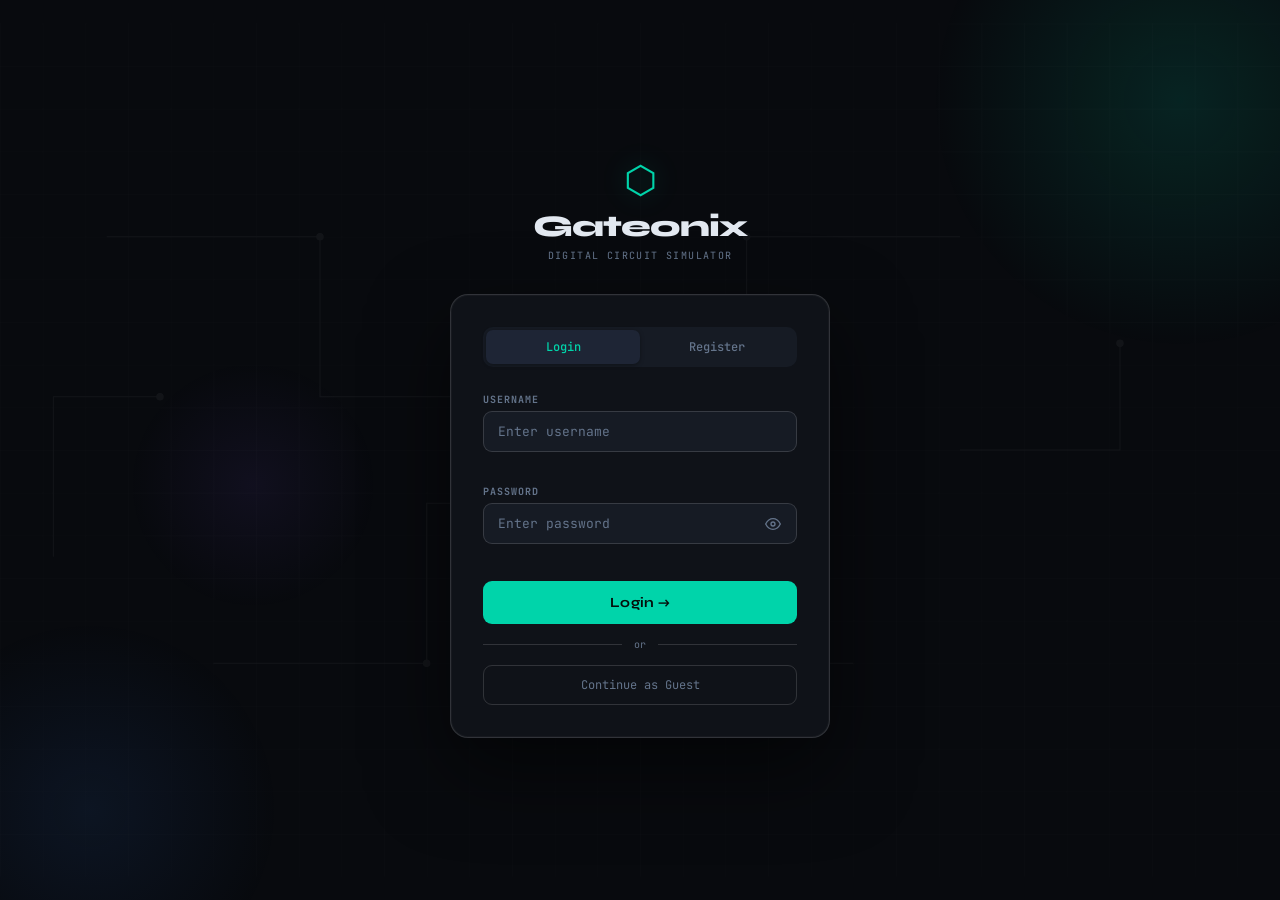
<file: login.html>
<!DOCTYPE html>
<html lang="en">
<head>
  <meta charset="UTF-8"/>
  <meta name="viewport" content="width=device-width, initial-scale=1.0"/>
  <title>Gateonix — Login</title>
  <link rel="preconnect" href="https://fonts.googleapis.com">
  <link href="https://fonts.googleapis.com/css2?family=JetBrains+Mono:wght@400;500;700&family=Syne:wght@400;600;800&display=swap" rel="stylesheet">
  <style>
    :root {
      --bg:      #080a0e;
      --panel:   #0f1218;
      --surface: #161b24;
      --raised:  #1e2535;
      --border:  rgba(255,255,255,0.07);
      --border2: rgba(255,255,255,0.14);
      --accent:  #00d4aa;
      --accent2: #00ffcc;
      --text:    #e2e8f0;
      --muted:   #64748b;
      --danger:  #f87171;
      --success: #34d399;
      --font-ui: 'Syne', sans-serif;
      --font-mono: 'JetBrains Mono', monospace;
    }
    *, *::before, *::after { box-sizing: border-box; margin: 0; padding: 0; }

    body {
      min-height: 100vh;
      background: var(--bg);
      color: var(--text);
      font-family: var(--font-ui);
      display: flex;
      align-items: center;
      justify-content: center;
      overflow: hidden;
      position: relative;
    }

    /* ── Background ── */
    .bg-grid { position: fixed; inset: 0; z-index: 0; overflow: hidden; pointer-events: none; }
    .bg-grid svg { width: 100%; height: 100%; opacity: 0.045; }

    .orb {
      position: fixed; border-radius: 50%; pointer-events: none; z-index: 0;
      animation: orbFloat 8s ease-in-out infinite alternate;
    }
    .orb1 { width: 500px; height: 500px; background: radial-gradient(circle, rgba(0,212,170,0.13) 0%, transparent 70%); top: -150px; right: -150px; animation-delay: 0s; }
    .orb2 { width: 380px; height: 380px; background: radial-gradient(circle, rgba(59,130,246,0.09) 0%, transparent 70%); bottom: -100px; left: -100px; animation-delay: -4s; }
    .orb3 { width: 250px; height: 250px; background: radial-gradient(circle, rgba(139,92,246,0.07) 0%, transparent 70%); top: 40%; left: 10%; animation-delay: -2s; }
    @keyframes orbFloat { from { transform: translate(0,0) scale(1); } to { transform: translate(20px,-20px) scale(1.05); } }

    /* ── Container ── */
    .container {
      position: relative; z-index: 1; width: 100%; max-width: 420px; padding: 20px;
      animation: fadeUp 0.5s ease both;
    }
    @keyframes fadeUp { from { opacity:0; transform:translateY(18px); } to { opacity:1; transform:translateY(0); } }

    /* ── Logo ── */
    .logo { text-align: center; margin-bottom: 32px; }
    .logo-mark {
      font-size: 38px; color: var(--accent); line-height: 1; margin-bottom: 8px; display: block;
      animation: pulse 2.4s ease-in-out infinite;
      filter: drop-shadow(0 0 12px rgba(0,212,170,0.35));
    }
    @keyframes pulse { 0%,100%{opacity:1;transform:scale(1)} 50%{opacity:0.75;transform:scale(0.96)} }
    .logo-name { font-family: var(--font-ui); font-weight: 800; font-size: 30px; letter-spacing: -0.03em; color: var(--text); }
    .logo-tag  { font-family: var(--font-mono); font-size: 10px; color: var(--muted); letter-spacing: 0.14em; text-transform: uppercase; margin-top: 5px; }

    /* ── Card ── */
    .card {
      background: var(--panel); border: 1px solid var(--border2); border-radius: 18px; padding: 32px;
      box-shadow: 0 32px 80px rgba(0,0,0,0.55), 0 0 0 1px rgba(255,255,255,0.03) inset;
    }

    /* ── Accessible Tabs ── */
    .tabs { display: flex; background: var(--surface); border-radius: 10px; padding: 3px; margin-bottom: 26px; }
    .tab {
      flex: 1; padding: 9px; text-align: center; font-family: var(--font-mono); font-size: 12px; font-weight: 500;
      color: var(--muted); cursor: pointer; border-radius: 7px; transition: all 0.2s; user-select: none;
      background: none; border: none; outline: none;
    }
    .tab:focus-visible { outline: 2px solid var(--accent); outline-offset: -2px; }
    .tab.active { background: var(--raised); color: var(--accent); box-shadow: 0 1px 4px rgba(0,0,0,0.35); }
    .tab:not(.active):hover { color: var(--text); }

    /* ── Form Panels ── */
    .form-panel { display: none; flex-direction: column; gap: 14px; }
    .form-panel.active { display: flex; }

    /* ── Fields ── */
    .field { display: flex; flex-direction: column; gap: 5px; }
    .field label { font-family: var(--font-mono); font-size: 10px; font-weight: 700; color: var(--muted); letter-spacing: 0.1em; text-transform: uppercase; }
    .input-wrap { position: relative; }
    .field input {
      width: 100%; padding: 11px 14px; background: var(--surface); border: 1px solid var(--border2);
      border-radius: 9px; color: var(--text); font-family: var(--font-mono); font-size: 13px;
      outline: none; transition: border-color 0.15s, box-shadow 0.15s;
    }
    .field input:focus { border-color: var(--accent); box-shadow: 0 0 0 3px rgba(0,212,170,0.13); }
    .field input.invalid { border-color: var(--danger); box-shadow: 0 0 0 3px rgba(248,113,113,0.12); }
    .field input.valid   { border-color: var(--success); }
    .field input::placeholder { color: var(--muted); }
    .field input.has-toggle { padding-right: 42px; }

    /* ── Password Toggle ── */
    .pw-toggle {
      position: absolute; right: 12px; top: 50%; transform: translateY(-50%);
      background: none; border: none; cursor: pointer; padding: 4px; color: var(--muted);
      transition: color 0.15s; line-height: 0;
    }
    .pw-toggle:hover { color: var(--text); }
    .pw-toggle:focus-visible { outline: 2px solid var(--accent); border-radius: 4px; }
    .pw-toggle svg { width: 16px; height: 16px; }

    /* ── Inline field errors ── */
    .field-err { font-family: var(--font-mono); font-size: 10px; color: var(--danger); min-height: 14px; opacity: 0; transition: opacity 0.15s; }
    .field-err.show { opacity: 1; }

    /* ── Password strength bar ── */
    .pw-strength { display: flex; gap: 4px; margin-top: 4px; }
    .pw-bar { flex: 1; height: 3px; border-radius: 2px; background: var(--border2); transition: background 0.3s; }
    .pw-bar.weak   { background: #f87171; }
    .pw-bar.medium { background: #fbbf24; }
    .pw-bar.strong { background: #34d399; }

    /* ── Buttons ── */
    .btn-primary {
      padding: 13px; background: var(--accent); border: none; border-radius: 9px; color: #050e0b;
      font-family: var(--font-ui); font-size: 14px; font-weight: 700; cursor: pointer;
      transition: all 0.15s; margin-top: 4px; letter-spacing: 0.02em;
    }
    .btn-primary:hover { background: var(--accent2); transform: translateY(-1px); box-shadow: 0 8px 28px rgba(0,212,170,0.32); }
    .btn-primary:active { transform: translateY(0); box-shadow: none; }
    .btn-primary:disabled { opacity: 0.55; cursor: not-allowed; transform: none; box-shadow: none; }
    .btn-primary:focus-visible { outline: 2px solid var(--accent2); outline-offset: 3px; }

    .divider { display: flex; align-items: center; gap: 12px; font-family: var(--font-mono); font-size: 10px; color: var(--muted); }
    .divider::before, .divider::after { content:''; flex:1; height:1px; background: var(--border2); }

    .btn-guest {
      padding: 11px; background: transparent; border: 1px solid var(--border2); border-radius: 9px;
      color: var(--muted); font-family: var(--font-mono); font-size: 12px; cursor: pointer;
      transition: all 0.15s; text-align: center;
    }
    .btn-guest:hover { border-color: rgba(255,255,255,0.22); color: var(--text); background: var(--surface); }
    .btn-guest:focus-visible { outline: 2px solid var(--accent); outline-offset: 3px; }

    /* ── Rate limit notice ── */
    .rate-notice { font-family: var(--font-mono); font-size: 10px; color: var(--danger); text-align: center; margin-top: -6px; display: none; }
    .rate-notice.show { display: block; }

    /* ── Spinner ── */
    @keyframes spin { to { transform: rotate(360deg); } }
    .spinner {
      display: inline-block; width: 14px; height: 14px;
      border: 2px solid rgba(5,14,11,0.3); border-top-color: #050e0b;
      border-radius: 50%; animation: spin 0.7s linear infinite;
      vertical-align: middle; margin-right: 6px;
    }

    @media (max-height: 700px) { body { align-items: flex-start; padding: 20px 0; overflow-y: auto; } }
  </style>
</head>
<body>

<div class="bg-grid">
  <svg viewBox="0 0 1200 800" xmlns="http://www.w3.org/2000/svg">
    <defs>
      <pattern id="grid" width="40" height="40" patternUnits="userSpaceOnUse">
        <path d="M40 0H0V40" fill="none" stroke="white" stroke-width="0.5"/>
      </pattern>
    </defs>
    <rect width="100%" height="100%" fill="url(#grid)"/>
    <g stroke="white" stroke-width="1" fill="none">
      <path d="M100 200 H300 V350 H500"/><path d="M500 350 H700 V200 H900"/>
      <circle cx="300" cy="200" r="3" fill="white"/><circle cx="500" cy="350" r="3" fill="white"/>
      <circle cx="700" cy="200" r="3" fill="white"/>
      <path d="M200 600 H400 V450 H600 V600 H800"/>
      <circle cx="400" cy="600" r="3" fill="white"/><circle cx="600" cy="450" r="3" fill="white"/>
      <path d="M900 400 H1050 V300"/><circle cx="1050" cy="300" r="3" fill="white"/>
      <path d="M50 500 V350 H150"/><circle cx="150" cy="350" r="3" fill="white"/>
    </g>
  </svg>
</div>
<div class="orb orb1"></div>
<div class="orb orb2"></div>
<div class="orb orb3"></div>

<div class="container">
  <div class="logo">
    <span class="logo-mark">⬡</span>
    <div class="logo-name">Gateonix</div>
    <div class="logo-tag">Digital Circuit Simulator</div>
  </div>

  <div class="card">
    <div class="tabs" role="tablist" aria-label="Authentication">
      <button class="tab active" role="tab" aria-selected="true"  aria-controls="panel-login"    id="tab-login"    data-tab="login">Login</button>
      <button class="tab"        role="tab" aria-selected="false" aria-controls="panel-register" id="tab-register" data-tab="register">Register</button>
    </div>

    <!-- LOGIN -->
    <div class="form-panel active" id="panel-login" role="tabpanel" aria-labelledby="tab-login">
      <div class="field">
        <label for="login-user">Username</label>
        <input type="text" id="login-user" placeholder="Enter username" autocomplete="username" spellcheck="false"/>
        <span class="field-err" id="err-login-user" role="alert"></span>
      </div>
      <div class="field">
        <label for="login-pass">Password</label>
        <div class="input-wrap">
          <input type="password" id="login-pass" placeholder="Enter password" autocomplete="current-password" class="has-toggle"/>
          <button class="pw-toggle" type="button" aria-label="Show password" data-target="login-pass">
            <svg id="eye-login-pass" viewBox="0 0 24 24" fill="none" stroke="currentColor" stroke-width="2" stroke-linecap="round" stroke-linejoin="round">
              <path d="M1 12s4-8 11-8 11 8 11 8-4 8-11 8-11-8-11-8z"/><circle cx="12" cy="12" r="3"/>
            </svg>
          </button>
        </div>
        <span class="field-err" id="err-login-pass" role="alert"></span>
      </div>
      <div id="rate-notice" class="rate-notice" role="alert"></div>
      <button class="btn-primary" id="btn-login" type="button">Login →</button>
      <div class="divider">or</div>
      <button class="btn-guest" id="btn-guest" type="button">Continue as Guest</button>
    </div>

    <!-- REGISTER -->
    <div class="form-panel" id="panel-register" role="tabpanel" aria-labelledby="tab-register">
      <div class="field">
        <label for="reg-user">Username</label>
        <input type="text" id="reg-user" placeholder="At least 3 characters" autocomplete="username" spellcheck="false"/>
        <span class="field-err" id="err-reg-user" role="alert"></span>
      </div>
      <div class="field">
        <label for="reg-email">Email</label>
        <input type="email" id="reg-email" placeholder="your@email.com" autocomplete="email"/>
        <span class="field-err" id="err-reg-email" role="alert"></span>
      </div>
      <div class="field">
        <label for="reg-pass">Password</label>
        <div class="input-wrap">
          <input type="password" id="reg-pass" placeholder="Min 8 characters" autocomplete="new-password" class="has-toggle"/>
          <button class="pw-toggle" type="button" aria-label="Show password" data-target="reg-pass">
            <svg id="eye-reg-pass" viewBox="0 0 24 24" fill="none" stroke="currentColor" stroke-width="2" stroke-linecap="round" stroke-linejoin="round">
              <path d="M1 12s4-8 11-8 11 8 11 8-4 8-11 8-11-8-11-8z"/><circle cx="12" cy="12" r="3"/>
            </svg>
          </button>
        </div>
        <div class="pw-strength" aria-hidden="true">
          <div class="pw-bar" id="bar1"></div>
          <div class="pw-bar" id="bar2"></div>
          <div class="pw-bar" id="bar3"></div>
        </div>
        <span class="field-err" id="err-reg-pass" role="alert"></span>
      </div>
      <div class="field">
        <label for="reg-pass2">Confirm Password</label>
        <div class="input-wrap">
          <input type="password" id="reg-pass2" placeholder="Repeat password" autocomplete="new-password" class="has-toggle"/>
          <button class="pw-toggle" type="button" aria-label="Show password" data-target="reg-pass2">
            <svg id="eye-reg-pass2" viewBox="0 0 24 24" fill="none" stroke="currentColor" stroke-width="2" stroke-linecap="round" stroke-linejoin="round">
              <path d="M1 12s4-8 11-8 11 8 11 8-4 8-11 8-11-8-11-8z"/><circle cx="12" cy="12" r="3"/>
            </svg>
          </button>
        </div>
        <span class="field-err" id="err-reg-pass2" role="alert"></span>
      </div>
      <button class="btn-primary" id="btn-register" type="button">Create Account →</button>
    </div>
  </div>
</div>

<script>
// ── SHA-256 via Web Crypto API (no plain-text passwords) ──
async function sha256(str) {
  const buf = await crypto.subtle.digest('SHA-256', new TextEncoder().encode(str));
  return Array.from(new Uint8Array(buf)).map(b => b.toString(16).padStart(2,'0')).join('');
}

// ── Rate limiting: max 5 attempts per 15 min ──
const RATE_KEY = 'lf_login_attempts', RATE_MAX = 5, RATE_WIN = 15 * 60 * 1000;
function getRateData()   { return JSON.parse(localStorage.getItem(RATE_KEY) || '{"count":0,"since":0}'); }
function isRateLimited() { const d = getRateData(); return Date.now() - d.since <= RATE_WIN && d.count >= RATE_MAX; }
function recordAttempt() {
  const d = getRateData(), now = Date.now();
  if (now - d.since > RATE_WIN) localStorage.setItem(RATE_KEY, JSON.stringify({count:1,since:now}));
  else { d.count++; localStorage.setItem(RATE_KEY, JSON.stringify(d)); }
}
function resetAttempts() { localStorage.removeItem(RATE_KEY); }
function minutesLeft()   { const d = getRateData(); return Math.ceil((RATE_WIN-(Date.now()-d.since))/60000); }

// ── User store ──
function getUsers()      { return JSON.parse(localStorage.getItem('lf_users') || '[]'); }
function saveUsers(u)    { localStorage.setItem('lf_users', JSON.stringify(u)); }
function setCurrentUser(u){ sessionStorage.setItem('lf_user', u); }

// ── Field error helpers ──
function setFieldErr(id, msg) {
  const err = document.getElementById('err-' + id);
  const inp = document.getElementById(id);
  if (err) { err.textContent = msg; err.classList.toggle('show', !!msg); }
  if (inp) { inp.classList.toggle('invalid', !!msg); if (msg) inp.classList.remove('valid'); }
}
function clearErr(id) { setFieldErr(id, ''); }
function setValid(id) {
  const inp = document.getElementById(id);
  if (inp) { inp.classList.remove('invalid'); inp.classList.add('valid'); }
  const err = document.getElementById('err-' + id);
  if (err) { err.textContent = ''; err.classList.remove('show'); }
}

// ── Email validation ──
function validEmail(e) { return /^[^\s@]+@[^\s@]+\.[^\s@]{2,}$/.test(e); }

// ── Password strength ──
function strength(p) {
  let s = 0;
  if (p.length >= 8) s++;
  if (/[A-Z]/.test(p) && /[a-z]/.test(p)) s++;
  if (/\d/.test(p)) s++;
  if (/[^A-Za-z0-9]/.test(p)) s++;
  return s <= 1 ? 'weak' : s <= 3 ? 'medium' : 'strong';
}
document.getElementById('reg-pass').addEventListener('input', function() {
  const s = this.value.length ? strength(this.value) : null;
  [['bar1',1],['bar2',2],['bar3',3]].forEach(([id,n]) => {
    const el = document.getElementById(id); el.className = 'pw-bar';
    if (s==='weak'   && n<=1) el.classList.add('weak');
    if (s==='medium' && n<=2) el.classList.add('medium');
    if (s==='strong' && n<=3) el.classList.add('strong');
  });
});

// ── Show/hide password toggle ──
const EYE_ON  = `<path d="M1 12s4-8 11-8 11 8 11 8-4 8-11 8-11-8-11-8z"/><circle cx="12" cy="12" r="3"/>`;
const EYE_OFF = `<path d="M17.94 17.94A10.07 10.07 0 0112 20c-7 0-11-8-11-8a18.45 18.45 0 015.06-5.94"/><path d="M9.9 4.24A9.12 9.12 0 0112 4c7 0 11 8 11 8a18.5 18.5 0 01-2.16 3.19"/><line x1="1" y1="1" x2="23" y2="23"/>`;
document.querySelectorAll('.pw-toggle').forEach(btn => {
  btn.addEventListener('click', () => {
    const inp = document.getElementById(btn.dataset.target);
    const svg = document.getElementById('eye-' + btn.dataset.target);
    const show = inp.type === 'password';
    inp.type = show ? 'text' : 'password';
    btn.setAttribute('aria-label', show ? 'Hide password' : 'Show password');
    svg.innerHTML = show ? EYE_OFF : EYE_ON;
  });
});

// ── Accessible tabs ──
document.querySelectorAll('.tab').forEach(tab => {
  tab.addEventListener('click', () => {
    document.querySelectorAll('.tab').forEach(t => { t.classList.remove('active'); t.setAttribute('aria-selected','false'); });
    document.querySelectorAll('.form-panel').forEach(p => p.classList.remove('active'));
    tab.classList.add('active'); tab.setAttribute('aria-selected','true');
    document.getElementById('panel-' + tab.dataset.tab).classList.add('active');
    document.querySelectorAll('.field-err').forEach(e => { e.textContent=''; e.classList.remove('show'); });
    document.querySelectorAll('input').forEach(i => i.classList.remove('invalid','valid'));
  });
  tab.addEventListener('keydown', e => {
    const tabs = [...document.querySelectorAll('.tab')], idx = tabs.indexOf(tab);
    if (e.key==='ArrowRight' && tabs[idx+1]) { tabs[idx+1].focus(); tabs[idx+1].click(); }
    if (e.key==='ArrowLeft'  && tabs[idx-1]) { tabs[idx-1].focus(); tabs[idx-1].click(); }
  });
});

// ── LOGIN ──
document.getElementById('btn-login').addEventListener('click', async () => {
  const btn  = document.getElementById('btn-login');
  const user = document.getElementById('login-user').value.trim();
  const pass = document.getElementById('login-pass').value;
  const rn   = document.getElementById('rate-notice');
  ['login-user','login-pass'].forEach(clearErr);
  rn.className = 'rate-notice';

  let ok = true;
  if (!user) { setFieldErr('login-user', 'Username is required.'); ok = false; }
  if (!pass) { setFieldErr('login-pass', 'Password is required.'); ok = false; }
  if (!ok)   return;

  if (isRateLimited()) {
    rn.textContent = `Too many failed attempts. Try again in ${minutesLeft()} min.`;
    rn.className = 'rate-notice show'; return;
  }

  btn.disabled = true; btn.innerHTML = '<span class="spinner"></span>Checking…';
  const hash  = await sha256(pass);
  const found = getUsers().find(u => u.username === user && u.password === hash);
  await new Promise(r => setTimeout(r, 380));

  if (!found) {
    recordAttempt();
    const d = getRateData(), left = RATE_MAX - d.count;
    setFieldErr('login-pass', `Invalid credentials.${left > 0 ? ' '+left+' attempt'+(left!==1?'s':'')+' left.' : ''}`);
    btn.disabled = false; btn.innerHTML = 'Login →'; return;
  }

  resetAttempts(); setCurrentUser(user);
  btn.innerHTML = '✓ Welcome back!'; btn.style.background = 'var(--success)';
  setTimeout(() => window.location.href = 'index.html', 700);
});
['login-user','login-pass'].forEach(id => {
  document.getElementById(id).addEventListener('keydown', e => { if (e.key==='Enter') document.getElementById('btn-login').click(); });
});

// ── REGISTER ──
document.getElementById('btn-register').addEventListener('click', async () => {
  const btn   = document.getElementById('btn-register');
  const user  = document.getElementById('reg-user').value.trim();
  const email = document.getElementById('reg-email').value.trim();
  const pass  = document.getElementById('reg-pass').value;
  const pass2 = document.getElementById('reg-pass2').value;
  ['reg-user','reg-email','reg-pass','reg-pass2'].forEach(clearErr);

  let ok = true;
  if (!user)              { setFieldErr('reg-user',  'Username is required.'); ok = false; }
  else if (user.length<3) { setFieldErr('reg-user',  'At least 3 characters.'); ok = false; }

  if (!email)             { setFieldErr('reg-email', 'Email is required.'); ok = false; }
  else if (!validEmail(email)) { setFieldErr('reg-email', 'Enter a valid email address.'); ok = false; }

  if (!pass)              { setFieldErr('reg-pass',  'Password is required.'); ok = false; }
  else if (pass.length<8) { setFieldErr('reg-pass',  'At least 8 characters.'); ok = false; }

  if (!pass2)             { setFieldErr('reg-pass2', 'Please confirm your password.'); ok = false; }
  else if (pass !== pass2){ setFieldErr('reg-pass2', 'Passwords do not match.'); ok = false; }
  if (!ok) return;

  const users = getUsers();
  if (users.find(u => u.username === user))  { setFieldErr('reg-user',  'Username already taken.'); return; }
  if (users.find(u => u.email    === email)) { setFieldErr('reg-email', 'Email already registered.'); return; }

  btn.disabled = true; btn.innerHTML = '<span class="spinner"></span>Creating account…';
  const hash = await sha256(pass);
  users.push({ username: user, email, password: hash, createdAt: Date.now() });
  saveUsers(users); setCurrentUser(user);
  await new Promise(r => setTimeout(r, 450));
  btn.innerHTML = '✓ Account created!'; btn.style.background = 'var(--success)';
  setTimeout(() => window.location.href = 'index.html', 700);
});

// Real-time register hints
document.getElementById('reg-user').addEventListener('blur', function() {
  if (this.value.trim().length >= 3) setValid('reg-user');
});
document.getElementById('reg-email').addEventListener('blur', function() {
  if (validEmail(this.value.trim())) setValid('reg-email');
  else if (this.value.trim()) setFieldErr('reg-email', 'Enter a valid email address.');
});
document.getElementById('reg-pass2').addEventListener('input', function() {
  const p1 = document.getElementById('reg-pass').value;
  if (this.value && this.value === p1) setValid('reg-pass2');
  else if (this.value)                 setFieldErr('reg-pass2', 'Passwords do not match.');
});

// ── Guest ──
document.getElementById('btn-guest').addEventListener('click', () => {
  setCurrentUser('Guest'); window.location.href = 'index.html';
});

// Already logged in → skip
if (sessionStorage.getItem('lf_user')) window.location.href = 'index.html';
</script>
</body>
</html>
</file>
<file: style.css>
/* ============================================
   Gateonix v2 — Style System
   Theme: Dark PCB / Industrial Electronics
   ============================================ */
:root {
  --bg:          #080b10;
  --bg-panel:    #0d1117;
  --bg-surface:  #161b23;
  --bg-raised:   #1c2333;
  --bg-hover:    #222c3c;

  --border:      rgba(255,255,255,0.06);
  --border-2:    rgba(255,255,255,0.11);
  --border-hi:   rgba(255,255,255,0.18);

  --text:        #cdd5e0;
  --text-2:      #8e9cae;
  --text-3:      #6c7e93;

  --accent:      #00d4aa;
  --accent-hi:   #00ffcc;
  --accent-dim:  rgba(0,212,170,0.14);

  --high:        #00e676;
  --high-dim:    rgba(0,230,118,0.15);
  --low:         #ff5252;
  --low-dim:     rgba(255,82,82,0.15);

  --wire-hi:     #00e676;
  --wire-lo:     #ff4444;
  --wire-pend:   #40c4ff;

  --io-c:        #ffa726;
  --ff-c:        #9c6bff;
  --multi-c:     #26c6da;

  --topbar-h:    50px;
  --panel-w:     196px;
  --props-w:     210px;

  --font-ui:     'Syne', sans-serif;
  --font-mono:   'JetBrains Mono', monospace;
  --r-sm:        4px;
  --r-md:        8px;
  --r-lg:        12px;
}

*, *::before, *::after { box-sizing: border-box; margin: 0; padding: 0; }
html, body { height: 100%; overflow: hidden; }
body {
  background: var(--bg);
  color: var(--text);
  font-family: var(--font-ui);
  font-size: 13px;
  -webkit-font-smoothing: antialiased;
}

/* ===== LAYOUT ===== */
#app { display: flex; flex-direction: column; height: 100vh; }

/* ===== TOPBAR ===== */
#topbar {
  height: var(--topbar-h);
  background: var(--bg-panel);
  border-bottom: 1px solid var(--border-2);
  display: flex; align-items: center;
  padding: 0 14px; gap: 8px;
  flex-shrink: 0; z-index: 200;
  overflow: visible;
}
.logo { display: flex; align-items: center; gap: 7px; margin-right: 6px; flex-shrink: 0; }
.logo-icon { font-size: 18px; color: var(--accent); }
.logo-text { font-weight: 800; font-size: 15px; letter-spacing: -0.03em; white-space: nowrap; }
.tb-group { display: flex; align-items: center; gap: 3px; }
.tb-sep { width: 1px; height: 18px; background: var(--border-2); margin: 0 3px; }
.tb-btn {
  padding: 3px 8px; font-family: var(--font-mono); font-size: 10px;
  background: var(--bg-surface); border: 1px solid var(--border-2);
  border-radius: var(--r-sm); color: var(--text-2); cursor: pointer;
  transition: all 0.12s; white-space: nowrap;
}
#btn-clock, #btn-waveform, #btn-bool-parser, #btn-kmap { padding: 4px 11px; font-size: 11px; }
.tb-btn:hover { background: var(--bg-hover); color: var(--text); border-color: var(--border-hi); }
.tb-btn:active { transform: scale(0.97); }
.tb-btn.accent { color: var(--accent); border-color: rgba(0,212,170,0.35); background: var(--accent-dim); }
.tb-btn.accent:hover { background: rgba(0,212,170,0.22); }
.tb-btn.accent2 { color: #69f0ae; border-color: rgba(105,240,174,0.3); background: rgba(105,240,174,0.08); }
.tb-btn.danger  { color: var(--low); border-color: rgba(255,82,82,0.3); }
.tb-btn.danger:hover { background: rgba(255,82,82,0.1); }

.tb-right { display: flex; align-items: center; gap: 10px; margin-left: auto; overflow: visible; }
#status-msg { font-family: var(--font-mono); font-size: 10px; color: var(--text-3); white-space: nowrap; max-width: 200px; overflow: hidden; text-overflow: ellipsis; }
#clock-badge {
  font-family: var(--font-mono); font-size: 10px; font-weight: 700;
  padding: 3px 8px; border-radius: 20px; border: 1px solid var(--border);
  transition: all 0.2s; white-space: nowrap;
}
.clk-off { color: var(--text-3); }
.clk-on  { color: var(--high); background: var(--high-dim); border-color: rgba(0,230,118,0.4); }
.user-pill {
  display: flex; align-items: center; gap: 6px;
  background: var(--bg-surface); border: 1px solid var(--border-2);
  border-radius: 20px; padding: 3px 8px 3px 10px;
}
#user-name { font-family: var(--font-mono); font-size: 11px; color: var(--accent); }
#btn-logout {
  background: none; border: none; color: var(--text-3); cursor: pointer;
  font-size: 13px; padding: 0; transition: color 0.15s; line-height: 1;
}
#btn-logout:hover { color: var(--low); }

/* ===== WORKSPACE ===== */
#workspace { display: flex; flex: 1; overflow: hidden; }

/* ===== LEFT PANEL ===== */
#left-panel {
  width: var(--panel-w); flex-shrink: 0;
  background: var(--bg-panel); border-right: 1px solid var(--border);
  overflow-y: auto; display: flex; flex-direction: column;
  scrollbar-width: thin; scrollbar-color: var(--border-hi) transparent;
}
.ps { padding: 9px 9px 7px; border-bottom: 1px solid var(--border); }
.ps-title {
  font-family: var(--font-mono); font-size: 9px; font-weight: 700;
  color: var(--text-3); letter-spacing: 0.1em; text-transform: uppercase;
  margin-bottom: 7px;
}
.palette-grid { display: grid; grid-template-columns: 1fr 1fr; gap: 4px; }
.chip {
  display: flex; flex-direction: column; align-items: center; justify-content: center;
  padding: 7px 4px 5px; gap: 3px;
  background: var(--bg-surface); border: 1px solid var(--border-2);
  border-radius: var(--r-md); cursor: grab; transition: all 0.13s;
  user-select: none;
}
.chip:hover {
  background: var(--bg-hover); border-color: var(--accent);
  transform: translateY(-1px); box-shadow: 0 3px 10px rgba(0,212,170,0.12);
}
.chip:active { cursor: grabbing; transform: scale(0.96); }
.chip span { font-family: var(--font-mono); font-size: 9px; color: var(--text-2); text-transform: uppercase; }
.chip-sym { width: 44px; height: 28px; color: var(--text); }
.chip-sym.gate-svg { height: 24px; }
.chip.io { border-color: rgba(255,167,38,0.2); }
.chip.io span, .chip.io .chip-sym { color: var(--io-c); }
.chip.io:hover { border-color: var(--io-c); box-shadow: 0 3px 10px rgba(255,167,38,0.15); }
.chip.out span, .chip.out .chip-sym { color: #ef9a9a; }
.chip.ff { border-color: rgba(156,107,255,0.2); }
.chip.ff span, .chip.ff .chip-sym { color: var(--ff-c); }
.chip.ff:hover { border-color: var(--ff-c); box-shadow: 0 3px 10px rgba(156,107,255,0.15); }
.chip.multi { border-color: rgba(38,198,218,0.2); }
.chip.multi span, .chip.multi .chip-sym { color: var(--multi-c); }
.chip.multi:hover { border-color: var(--multi-c); }

.tmpl-list { display: flex; flex-direction: column; gap: 3px; }
.tmpl-btn {
  width: 100%; padding: 6px 9px; text-align: left;
  font-family: var(--font-mono); font-size: 10px;
  background: var(--bg-surface); border: 1px solid var(--border-2);
  border-radius: var(--r-sm); color: var(--text-2); cursor: pointer;
  transition: all 0.13s;
}
.tmpl-btn:hover { background: var(--bg-hover); color: var(--accent); border-color: var(--accent-dim); }

/* ===== GATE TRUTH TABLE ===== */
.tt-subtitle { font-family: var(--font-mono); font-size: 9px; font-weight: 400; color: var(--accent); margin-bottom: 4px; min-height: 0; }
#tt-wrap { overflow-x: auto; max-height: 160px; overflow-y: auto; }
#tt-wrap table { width: 100%; border-collapse: collapse; font-family: var(--font-mono); font-size: 10px; }
#tt-wrap th { padding: 3px 5px; background: var(--bg-raised); color: var(--text-3); text-align: center; border: 1px solid var(--border); position: sticky; top: 0; }
#tt-wrap td { padding: 2px 5px; text-align: center; border: 1px solid var(--border); color: var(--text-2); }
#tt-wrap tr.hi td { color: var(--high); background: var(--high-dim); }
#tt-wrap tr.lo td { color: var(--low); }

/* ===== CIRCUIT TRUTH TABLE ===== */
#ctt-panel { border-top: 2px solid var(--border-2); }
.ctt-note { font-family: var(--font-mono); font-size: 9px; color: var(--text-3); text-align: center; padding: 8px 4px; line-height: 1.8; }
#ctt-wrap { overflow-x: auto; max-height: 180px; overflow-y: auto; }
#ctt-wrap table { width: 100%; border-collapse: collapse; font-family: var(--font-mono); font-size: 9px; }
#ctt-wrap th { padding: 3px 4px; background: var(--bg-raised); color: var(--io-c); text-align: center; border: 1px solid var(--border); position: sticky; top: 0; }
#ctt-wrap td { padding: 2px 4px; text-align: center; border: 1px solid var(--border); color: var(--text-2); }
#ctt-wrap tr.hi td:last-child { color: var(--high); background: var(--high-dim); }
#ctt-wrap tr.lo td:last-child { color: var(--low); }

/* ===== USER TEMPLATES ===== */
.utmpl-empty { font-family: var(--font-mono); font-size: 9px; color: var(--text-3); text-align: center; padding: 10px 6px; line-height: 1.8; }
.utmpl-item { display: flex; align-items: center; justify-content: space-between; padding: 5px 7px; margin-bottom: 3px; background: var(--bg-surface); border: 1px solid var(--border-2); border-radius: var(--r-sm); gap: 5px; }
.utmpl-item:hover { background: var(--bg-hover); border-color: var(--accent); }
.utmpl-name { font-family: var(--font-mono); font-size: 10px; color: var(--text); white-space: nowrap; overflow: hidden; text-overflow: ellipsis; flex: 1; min-width: 0; }
.utmpl-btns { display: flex; gap: 3px; flex-shrink: 0; }
.utmpl-btn { padding: 2px 6px; font-family: var(--font-mono); font-size: 10px; border-radius: 3px; cursor: pointer; border: 1px solid; transition: all 0.12s; }
.utmpl-btn.load { color: var(--accent); border-color: rgba(0,212,170,0.3); background: var(--accent-dim); }
.utmpl-btn.load:hover { background: rgba(0,212,170,0.22); }
.utmpl-btn.del { color: var(--low); border-color: rgba(255,82,82,0.25); background: transparent; }
.utmpl-btn.del:hover { background: rgba(255,82,82,0.1); }

/* ===== MSI CHIPS ===== */
.chip.msi { border-color: rgba(0,230,118,0.2); }
.chip.msi span, .chip.msi .chip-sym { color: #00e676; }
.chip.msi:hover { border-color: #00e676; box-shadow: 0 3px 10px rgba(0,230,118,0.15); }

/* ===== CANVAS ===== */
#canvas-area {
  flex: 1; position: relative; overflow: hidden;
  background: var(--bg);
  background-image:
    linear-gradient(rgba(255,255,255,0.018) 1px, transparent 1px),
    linear-gradient(90deg, rgba(255,255,255,0.018) 1px, transparent 1px);
  background-size: 20px 20px;
  /* ensure canvas area captures all mouse events */
  user-select: none;
  -webkit-user-select: none;
}
#main-canvas {
  display: block; width: 100%; height: 100%;
  cursor: default;
  /* canvas must be on top of the background but below overlays */
  position: relative; z-index: 1;
}

#zoom-bar {
  position: absolute; bottom: 14px; right: 16px;
  display: flex; align-items: center; gap: 3px;
  background: var(--bg-panel); border: 1px solid var(--border-2);
  border-radius: var(--r-md); padding: 3px 6px;
  z-index: 10;
}
#zoom-bar button {
  width: 24px; height: 24px;
  background: var(--bg-surface); border: 1px solid var(--border);
  border-radius: var(--r-sm); color: var(--text-2);
  font-size: 15px; cursor: pointer; display: flex; align-items: center; justify-content: center;
  transition: all 0.1s;
}
#zoom-bar button:hover { color: var(--accent); border-color: var(--accent); }
#z-fit { font-size: 10px; width: auto; padding: 0 6px; font-family: var(--font-mono); }
#z-label { font-family: var(--font-mono); font-size: 10px; color: var(--text-2); min-width: 38px; text-align: center; }

#minimap-box {
  position: absolute; bottom: 14px; left: 14px;
  width: 140px; height: 88px;
  background: var(--bg-panel); border: 1px solid var(--border-2);
  border-radius: var(--r-md); overflow: hidden; opacity: 0.9;
  z-index: 10;
  display: none;
}
#mini-canvas { display: block; width: 100%; height: 100%; }

/* ===== RIGHT PANEL (Code Panel — styled via codepanel.js) ===== */
/* The code panel builds and injects its own styles dynamically */

/* ===== MODALS ===== */
.modal-overlay {
  display: none; position: fixed; inset: 0; z-index: 1000;
  background: rgba(0,0,0,0.7); backdrop-filter: blur(4px);
  align-items: center; justify-content: center;
}
.modal-overlay.open { display: flex; }
.modal {
  background: var(--bg-panel); border: 1px solid var(--border-2);
  border-radius: var(--r-lg); padding: 0; width: 420px; max-width: 95vw;
  box-shadow: 0 30px 80px rgba(0,0,0,0.7);
  animation: modal-in 0.2s ease;
}
.modal-wide { width: 620px; }
@keyframes modal-in { from { opacity:0; transform: translateY(-12px) scale(0.98); } to { opacity:1; transform: none; } }
.modal-title {
  padding: 18px 20px 14px; font-family: var(--font-ui); font-weight: 700; font-size: 15px;
  border-bottom: 1px solid var(--border);
}
.modal-body { padding: 16px 20px; }
.modal-footer {
  padding: 12px 20px; border-top: 1px solid var(--border);
  display: flex; justify-content: flex-end; gap: 8px;
}
.field { display: flex; flex-direction: column; gap: 5px; margin-bottom: 12px; }
.field label { font-family: var(--font-mono); font-size: 9px; color: var(--text-3); text-transform: uppercase; letter-spacing: 0.1em; }
.field input {
  padding: 9px 12px; background: var(--bg-surface); border: 1px solid var(--border-2);
  border-radius: var(--r-sm); color: var(--text); font-family: var(--font-mono); font-size: 12px;
  outline: none; transition: border-color 0.13s;
}
.field input:focus { border-color: var(--accent); }
.field input::placeholder { color: var(--text-3); }
.mb-cancel {
  padding: 7px 16px; background: var(--bg-surface); border: 1px solid var(--border-2);
  border-radius: var(--r-sm); color: var(--text-2); font-family: var(--font-mono); font-size: 11px; cursor: pointer;
  transition: all 0.13s;
}
.mb-cancel:hover { background: var(--bg-hover); }
.mb-ok {
  padding: 7px 18px; background: var(--accent); border: none;
  border-radius: var(--r-sm); color: #050e0b; font-family: var(--font-ui); font-size: 12px; font-weight: 700; cursor: pointer;
  transition: all 0.13s;
}
.mb-ok:hover { background: var(--accent-hi); }

/* Circuit list in modal */
.circuit-empty { font-family: var(--font-mono); font-size: 11px; color: var(--text-3); text-align: center; padding: 28px 0; }
.circuit-item {
  display: flex; align-items: center; gap: 10px; padding: 10px 12px;
  background: var(--bg-surface); border: 1px solid var(--border-2);
  border-radius: var(--r-md); margin-bottom: 6px; transition: all 0.13s;
}
.circuit-item:hover { background: var(--bg-hover); border-color: var(--border-hi); }
.ci-info { flex: 1; min-width: 0; }
.ci-name { font-family: var(--font-ui); font-weight: 600; font-size: 13px; margin-bottom: 2px; white-space: nowrap; overflow: hidden; text-overflow: ellipsis; }
.ci-desc { font-family: var(--font-mono); font-size: 10px; color: var(--text-2); white-space: nowrap; overflow: hidden; text-overflow: ellipsis; }
.ci-meta { font-family: var(--font-mono); font-size: 9px; color: var(--text-3); margin-top: 2px; }
.ci-actions { display: flex; gap: 4px; flex-shrink: 0; }
.ci-btn {
  padding: 4px 10px; font-family: var(--font-mono); font-size: 10px;
  border-radius: var(--r-sm); cursor: pointer; border: 1px solid; transition: all 0.13s;
}
.ci-btn.load  { color: var(--accent); border-color: rgba(0,212,170,0.3); background: var(--accent-dim); }
.ci-btn.load:hover { background: rgba(0,212,170,0.22); }
.ci-btn.del   { color: var(--low); border-color: rgba(255,82,82,0.25); background: transparent; }
.ci-btn.del:hover { background: rgba(255,82,82,0.1); }

/* Scrollbars */
::-webkit-scrollbar { width: 4px; }
::-webkit-scrollbar-track { background: transparent; }
::-webkit-scrollbar-thumb { background: var(--border-hi); border-radius: 10px; }

/* ================================================================
   LIGHT THEME
   ================================================================ */
[data-theme="light"] {
  --bg:          #f0f4f8;
  --bg-panel:    #ffffff;
  --bg-surface:  #f5f7fa;
  --bg-raised:   #eaecf0;
  --bg-hover:    #dde1e8;
  --border:      rgba(0,0,0,0.08);
  --border-2:    rgba(0,0,0,0.14);
  --border-hi:   rgba(0,0,0,0.24);
  --text:        #1a2030;
  --text-2:      #4a5568;
  --text-3:      #8896a8;
  --accent:      #00a884;
  --accent-hi:   #00c49a;
  --accent-dim:  rgba(0,168,132,0.13);
  --high:        #00a050;
  --high-dim:    rgba(0,160,80,0.13);
  --low:         #d93535;
  --low-dim:     rgba(217,53,53,0.13);
  --wire-hi:     #00a050;
  --wire-lo:     #d93535;
  --wire-pend:   #2266dd;
  --io-c:        #c47000;
  --ff-c:        #6d28d9;
  --multi-c:     #0369a1;
}
[data-theme="light"] #canvas-area {
  background-color: #e4e8f0;
  background-image:
    linear-gradient(rgba(0,0,0,0.055) 1px, transparent 1px),
    linear-gradient(90deg, rgba(0,0,0,0.055) 1px, transparent 1px);
}
[data-theme="light"] #minimap-box { border-color: var(--border-2); }

/* ================================================================
   BB-8 THEME TOGGLE  — sits in .tb-right, sized for 50px topbar
   ================================================================ */
.bb8-toggle {
  /* ── ONE value controls all sizing ── */
  --S: 5.5px;

  /* derived geometry */
  --B8W: calc(10.625 * var(--S));   /* toggle width  ≈ 58px */
  --B8H: calc(5.625  * var(--S));   /* toggle height ≈ 31px */
  --B8D: calc(4.375  * var(--S));   /* bb8 diameter  ≈ 24px */
  --B8O: calc((var(--B8H) - var(--B8D)) / 2);
  --B8BG: linear-gradient(#2c4770, #070e2b 35%, #628cac 50% 70%, #a6c5d4) no-repeat;
  --B8AC: #de7d2f;
  --B8WH: #fff;
  --B8R:  999px;
  --B8T:  0.4s;

  display: inline-block;
  cursor: pointer;
  flex-shrink: 0;
  position: relative;
  /* nudge down slightly so BB8 body aligns with topbar centre */
  top: 4px;
}
.bb8-toggle *, .bb8-toggle *::before, .bb8-toggle *::after {
  box-sizing: border-box; margin: 0; padding: 0;
}
.bb8-toggle__checkbox { appearance: none; -webkit-appearance: none; display: none; }

/* container */
.bb8-toggle__container {
  display: block;
  width: var(--B8W); height: var(--B8H);
  background: var(--B8BG);
  background-size: 100% calc(11.25 * var(--S));
  background-position-y: calc(-5.625 * var(--S));
  border-radius: var(--B8R);
  position: relative;
  transition: background-position-y var(--B8T);
  overflow: visible;
}

/* ── BB-8 droid ── */
.bb8 {
  display: flex; flex-direction: column; align-items: center;
  position: absolute;
  top:  calc(var(--B8O) - 1.688 * var(--S) + 0.188 * var(--S));
  left: var(--B8O);
  transition: left var(--B8T); z-index: 2;
}
.bb8__head-container {
  position: relative; z-index: 2;
  transition: transform var(--B8T);
  transform-origin: calc(1.25 * var(--S)) calc(3.75 * var(--S));
}
.bb8__head {
  overflow: hidden;
  margin-bottom: calc(-0.188 * var(--S));
  width:  calc(2.5   * var(--S));
  height: calc(1.688 * var(--S));
  border-radius: var(--B8R) var(--B8R) 0 0;
  position: relative; z-index: 1;
  filter: drop-shadow(0 calc(0.063*var(--S)) calc(0.125*var(--S)) gray);
  background:
    linear-gradient(transparent calc(0.063*var(--S)), dimgray calc(0.063*var(--S)) calc(0.313*var(--S)),
      transparent calc(0.313*var(--S)) calc(0.375*var(--S)), var(--B8AC) calc(0.375*var(--S)) calc(0.5*var(--S)),
      transparent calc(0.5*var(--S)) calc(1.313*var(--S)), silver calc(1.313*var(--S)) calc(1.438*var(--S)),
      transparent calc(1.438*var(--S))),
    linear-gradient(45deg, transparent calc(0.188*var(--S)), var(--B8WH) calc(0.188*var(--S)) calc(1.25*var(--S)), transparent calc(1.25*var(--S))),
    linear-gradient(-45deg, transparent calc(0.188*var(--S)), var(--B8WH) calc(0.188*var(--S)) calc(1.25*var(--S)), transparent calc(1.25*var(--S))),
    linear-gradient(var(--B8WH) calc(1.25*var(--S)), transparent calc(1.25*var(--S)));
}
.bb8__head::before {
  content:""; position:absolute;
  width:calc(0.563*var(--S)); height:calc(0.563*var(--S));
  top:calc(0.413*var(--S)); left:50%; transform:translate(-50%);
  border-radius: var(--B8R);
  background:
    radial-gradient(calc(0.125*var(--S)) circle at calc(0.25*var(--S)) calc(0.375*var(--S)), red, transparent),
    radial-gradient(calc(0.063*var(--S)) circle at calc(0.375*var(--S)) calc(0.188*var(--S)), var(--B8WH) 50%, transparent),
    linear-gradient(45deg, #000 calc(0.188*var(--S)), dimgray calc(0.313*var(--S)) calc(0.375*var(--S)), #000 calc(0.5*var(--S)));
  box-shadow:0 0 0 calc(0.089*var(--S)) lightgray,
    calc(0.563*var(--S)) calc(0.281*var(--S)) 0 calc(-0.148*var(--S)),
    calc(0.563*var(--S)) calc(0.281*var(--S)) 0 calc(-0.1*var(--S)) var(--B8WH),
    calc(0.563*var(--S)) calc(0.281*var(--S)) 0 calc(-0.063*var(--S));
  z-index:1; transition: left var(--B8T);
}
.bb8__head::after {
  content:""; position:absolute;
  bottom:calc(0.375*var(--S)); left:0; width:100%; height:calc(0.188*var(--S));
  transition: background-position var(--B8T);
  background: linear-gradient(to right,
    var(--B8AC) calc(0.125*var(--S)), transparent calc(0.125*var(--S)) calc(0.188*var(--S)),
    var(--B8AC) calc(0.188*var(--S)) calc(0.313*var(--S)), transparent calc(0.313*var(--S)) calc(0.375*var(--S)),
    var(--B8AC) calc(0.375*var(--S)) calc(0.938*var(--S)), transparent calc(0.938*var(--S)) calc(1*var(--S)),
    var(--B8AC) calc(1*var(--S)) calc(1.125*var(--S)), transparent calc(1.125*var(--S)) calc(1.875*var(--S)),
    var(--B8AC) calc(1.875*var(--S)) calc(2*var(--S)), transparent calc(2*var(--S)) calc(2.063*var(--S)),
    var(--B8AC) calc(2.063*var(--S)) calc(2.25*var(--S)), transparent calc(2.25*var(--S)) calc(2.313*var(--S)),
    var(--B8AC) calc(2.313*var(--S)) calc(2.375*var(--S)), transparent calc(2.375*var(--S)) calc(2.438*var(--S)),
    var(--B8AC) calc(2.438*var(--S)));
}
.bb8__antenna {
  position:absolute; transform:translateY(-90%);
  width:calc(0.059*var(--S)); border-radius:var(--B8R) var(--B8R) 0 0;
  transition: right var(--B8T), left var(--B8T);
}
.bb8__antenna:nth-child(1){
  height:calc(0.938*var(--S)); right:calc(0.938*var(--S));
  background:linear-gradient(#000 calc(0.188*var(--S)), silver calc(0.188*var(--S)));
}
.bb8__antenna:nth-child(2){
  height:calc(0.375*var(--S)); left:50%; transform:translate(-50%,-90%);
  background:silver;
}
.bb8__body {
  width:var(--B8D); height:var(--B8D);
  border-radius:var(--B8R); position:relative; overflow:hidden;
  z-index:1; transition: transform var(--B8T);
  transform:rotate(45deg);
  background-color: var(--B8WH);
  background:
    linear-gradient(-90deg, var(--B8WH) 4%, var(--B8AC) 4% 10%, transparent 10% 90%, var(--B8AC) 90% 96%, var(--B8WH) 96%),
    linear-gradient(var(--B8WH) 4%, var(--B8AC) 4% 10%, transparent 10% 90%, var(--B8AC) 90% 96%, var(--B8WH) 96%),
    linear-gradient(to right, transparent calc(2.156*var(--S)), silver calc(2.156*var(--S)) calc(2.219*var(--S)), transparent calc(2.188*var(--S))),
    linear-gradient(transparent calc(2.156*var(--S)), silver calc(2.156*var(--S)) calc(2.219*var(--S)), transparent calc(2.188*var(--S)));
}
.bb8__body::after {
  content:""; position:absolute;
  bottom:calc(1.5*var(--S)); left:calc(0.563*var(--S));
  width:calc(0.188*var(--S)); height:calc(0.188*var(--S));
  background:rgb(236,236,236); border-radius:50%;
  box-shadow:
    calc(0.875*var(--S)) calc(0.938*var(--S)), 0 calc(-1.25*var(--S)),
    calc(0.875*var(--S)) calc(-2.125*var(--S)), calc(2.125*var(--S)) calc(-2.125*var(--S)),
    calc(3.063*var(--S)) calc(-1.25*var(--S)), calc(3.063*var(--S)) 0,
    calc(2.125*var(--S)) calc(0.938*var(--S));
}
.bb8__body::before {
  content:""; position:absolute; border-radius:50%;
  width:calc(2.625*var(--S)); height:calc(2.625*var(--S));
  top:50%; left:50%; transform:translate(-50%,-50%);
  border:calc(0.313*var(--S)) solid var(--B8AC);
  background:
    radial-gradient(calc(1*var(--S)) circle at center, rgb(236,236,236) 50%, transparent 51%),
    radial-gradient(calc(1.25*var(--S)) circle at center, var(--B8WH) 50%, transparent 51%),
    linear-gradient(-90deg, transparent 42%, var(--B8AC) 42% 58%, transparent 58%),
    linear-gradient(var(--B8WH) 42%, var(--B8AC) 42% 58%, var(--B8WH) 58%);
}
.artificial__hidden{position:absolute;border-radius:inherit;inset:0;pointer-events:none;overflow:hidden;}
.bb8__shadow {
  width:var(--B8D); height:20%; border-radius:50%;
  background:#3a271c; opacity:.25; position:absolute; bottom:0; z-index:1;
  left:calc(var(--B8O) - 0.938*var(--S));
  box-shadow:calc(0.313*var(--S)) 0 calc(3.125*var(--S)) #3a271c;
  transition: left var(--B8T), transform var(--B8T);
  transform:skew(-70deg);
}

/* scenery */
.bb8-toggle__scenery{width:100%;height:100%;pointer-events:none;overflow:hidden;position:relative;border-radius:inherit;}
.bb8-toggle__scenery::before{content:"";position:absolute;width:100%;height:30%;bottom:0;background:#b18d71;z-index:1;}
.bb8-toggle__cloud{z-index:1;position:absolute;border-radius:50%;}
.bb8-toggle__cloud:nth-last-child(1){
  width:calc(0.875*var(--S)); height:calc(0.625*var(--S));
  right:calc(1.875*var(--S)); top:calc(2.813*var(--S));
  background:linear-gradient(to top right,#ffffffae,#ffffffae);
  filter:blur(calc(0.125*var(--S))) drop-shadow(calc(0.313*var(--S)) calc(0.313*var(--S)) #ffffffae)
    drop-shadow(calc(-0.625*var(--S)) 0 #fff) drop-shadow(calc(-0.938*var(--S)) calc(-0.125*var(--S)) #fff);
  transition:right var(--B8T);
}
.bb8-toggle__cloud:nth-last-child(2){
  top:calc(0.625*var(--S)); right:calc(4.375*var(--S));
  width:calc(0.875*var(--S)); height:calc(0.375*var(--S));
  background:#dfdedeae; transition:right .6s;
}
.bb8-toggle__cloud:nth-last-child(3){
  top:calc(1.25*var(--S)); right:calc(0.938*var(--S));
  width:calc(0.875*var(--S)); height:calc(0.375*var(--S));
  background:#ffffffae; transition:right .8s;
}
.gomrassen,.hermes,.chenini{position:absolute;border-radius:var(--B8R);background:linear-gradient(#fff,#6e8ea2);top:100%;}
.gomrassen{
  left:calc(0.938*var(--S)); width:calc(1.875*var(--S)); height:calc(1.875*var(--S));
  box-shadow:0 0 calc(0.188*var(--S)) #ffffff52,0 0 calc(0.188*var(--S)) #6e8ea24b;
  transition:top var(--B8T);
}
.gomrassen::before,.gomrassen::after{content:"";position:absolute;border-radius:inherit;background:rgb(184,196,200);box-shadow:inset 0 0 calc(0.063*var(--S)) rgb(140,162,169);}
.gomrassen::before{left:calc(0.313*var(--S));top:calc(0.313*var(--S));width:calc(0.438*var(--S));height:calc(0.438*var(--S));}
.gomrassen::after{width:calc(0.25*var(--S));height:calc(0.25*var(--S));left:calc(1.25*var(--S));top:calc(0.75*var(--S));}
.hermes{left:calc(3.438*var(--S));width:calc(0.625*var(--S));height:calc(0.625*var(--S));transition:top .6s;}
.chenini{left:calc(4.375*var(--S));width:calc(0.5*var(--S));height:calc(0.5*var(--S));transition:top .8s;}
.tatto-1,.tatto-2{position:absolute;width:calc(1.25*var(--S));height:calc(1.25*var(--S));border-radius:var(--B8R);}
.tatto-1{background:#fefefe;right:calc(3.125*var(--S));top:calc(0.625*var(--S));box-shadow:0 0 calc(0.438*var(--S)) #fdf4e1;transition:top var(--B8T);}
.tatto-2{background:linear-gradient(#e6ac5c,#d75449);right:calc(1.25*var(--S));top:calc(2.188*var(--S));box-shadow:0 0 calc(0.438*var(--S)) #e6ad5c3d;transition:top .7s;}
.bb8-toggle__star{
  position:absolute; width:calc(0.063*var(--S)); height:calc(0.063*var(--S));
  background:#fff; border-radius:var(--B8R); top:100%;
  filter:drop-shadow(0 0 calc(0.063*var(--S)) #fff);
}
.bb8-toggle__star:nth-child(1){left:calc(3.75*var(--S));transition:top .2s;
  box-shadow:calc(1.25*var(--S)) calc(0.938*var(--S)),calc(-1.25*var(--S)) calc(2.5*var(--S)),0 calc(1.25*var(--S)),calc(1.875*var(--S)) calc(0.625*var(--S)),calc(-3.125*var(--S)) calc(1.875*var(--S)),calc(1.25*var(--S)) calc(2.813*var(--S));}
.bb8-toggle__star:nth-child(2){left:calc(4.688*var(--S));transition:top .3s;
  box-shadow:calc(0.625*var(--S)) 0,0 calc(0.625*var(--S)),calc(-0.625*var(--S)) calc(-0.625*var(--S)),calc(0.625*var(--S)) calc(0.938*var(--S)),calc(-3.125*var(--S)) calc(1.25*var(--S)),calc(1.25*var(--S)) calc(-1.563*var(--S));}
.bb8-toggle__star:nth-child(3){left:calc(5.313*var(--S));transition:top var(--B8T);
  box-shadow:calc(-0.625*var(--S)) calc(-0.625*var(--S)),calc(-2.188*var(--S)) calc(1.25*var(--S)),calc(-2.188*var(--S)) 0,calc(-3.75*var(--S)) calc(-0.625*var(--S)),calc(-3.125*var(--S)) calc(-0.625*var(--S)),calc(-2.5*var(--S)) calc(-0.313*var(--S)),calc(0.75*var(--S)) calc(-0.625*var(--S));}
.bb8-toggle__star:nth-child(4){left:calc(1.875*var(--S));width:calc(0.125*var(--S));height:calc(0.125*var(--S));transition:top .5s;}
.bb8-toggle__star:nth-child(5){left:calc(5*var(--S));width:calc(0.125*var(--S));height:calc(0.125*var(--S));transition:top .6s;}
.bb8-toggle__star:nth-child(6){left:calc(2.5*var(--S));width:calc(0.125*var(--S));height:calc(0.125*var(--S));transition:top .7s;}
.bb8-toggle__star:nth-child(7){left:calc(3.438*var(--S));width:calc(0.125*var(--S));height:calc(0.125*var(--S));transition:top .8s;}

/* ── checked (light mode) state ── */
.bb8-toggle__checkbox:checked+.bb8-toggle__container{background-position-y:0;}
.bb8-toggle__checkbox:checked+.bb8-toggle__container .bb8{left:calc(100% - var(--B8D) - var(--B8O));}
.bb8-toggle__checkbox:checked+.bb8-toggle__container .bb8__body{transform:rotate(225deg);}
.bb8-toggle__checkbox:checked+.bb8-toggle__container .bb8__shadow{left:calc(100% - var(--B8D) - var(--B8O) + 0.938*var(--S));transform:skew(70deg);}
.bb8-toggle__checkbox:checked+.bb8-toggle__container .bb8-toggle__cloud{right:-100%;}
.bb8-toggle__checkbox:checked+.bb8-toggle__container .gomrassen{top:calc(0.938*var(--S));}
.bb8-toggle__checkbox:checked+.bb8-toggle__container .hermes{top:calc(2.5*var(--S));}
.bb8-toggle__checkbox:checked+.bb8-toggle__container .chenini{top:calc(2.75*var(--S));}
.bb8-toggle__checkbox:checked+.bb8-toggle__container .tatto-1{top:100%;}
.bb8-toggle__checkbox:checked+.bb8-toggle__container .tatto-2{top:100%;}
.bb8-toggle__checkbox:checked+.bb8-toggle__container .bb8-toggle__star:nth-child(1){top:calc(0.625*var(--S));}
.bb8-toggle__checkbox:checked+.bb8-toggle__container .bb8-toggle__star:nth-child(2){top:calc(1.875*var(--S));}
.bb8-toggle__checkbox:checked+.bb8-toggle__container .bb8-toggle__star:nth-child(3){top:calc(1.25*var(--S));}
.bb8-toggle__checkbox:checked+.bb8-toggle__container .bb8-toggle__star:nth-child(4){top:calc(3.438*var(--S));}
.bb8-toggle__checkbox:checked+.bb8-toggle__container .bb8-toggle__star:nth-child(5){top:calc(3.438*var(--S));}
.bb8-toggle__checkbox:checked+.bb8-toggle__container .bb8-toggle__star:nth-child(6){top:calc(0.313*var(--S));}
.bb8-toggle__checkbox:checked+.bb8-toggle__container .bb8-toggle__star:nth-child(7){top:calc(1.875*var(--S));}

/* hover interactions */
.bb8-toggle__checkbox:hover+.bb8-toggle__container .bb8__head::before{left:100%;}
.bb8-toggle__checkbox:checked:hover+.bb8-toggle__container .bb8__head::before{left:0;}
.bb8-toggle__checkbox:not(:checked):hover+.bb8-toggle__container .bb8__antenna:nth-child(1){right:calc(1.5*var(--S));}
.bb8-toggle__checkbox:hover+.bb8-toggle__container .bb8__antenna:nth-child(2){left:calc(0.938*var(--S));}
.bb8-toggle__checkbox:checked:hover+.bb8-toggle__container .bb8__antenna:nth-child(2){left:calc(100% - 0.938*var(--S));}
.bb8-toggle__checkbox:hover+.bb8-toggle__container .bb8__head::after{background-position:calc(1.375*var(--S)) 0;}
.bb8-toggle__checkbox:checked:hover+.bb8-toggle__container .bb8__head::after{background-position:calc(-1.375*var(--S)) 0;}
.bb8-toggle__checkbox:active+.bb8-toggle__container .bb8__head-container{transform:rotate(25deg);}
.bb8-toggle__checkbox:checked:active+.bb8-toggle__container .bb8__head-container{transform:rotate(-25deg);}

/* scrollbars */
::-webkit-scrollbar{width:4px;}
::-webkit-scrollbar-track{background:transparent;}
::-webkit-scrollbar-thumb{background:var(--border-hi);border-radius:10px;}

/* =============================================
   MOBILE RESPONSIVE — Simulator Layout
   ============================================= */
@media (max-width: 768px) {

  /* Stack workspace vertically */
  #workspace {
    flex-direction: column !important;
    overflow-y: auto !important;
  }

  /* Hide left panel by default, show as bottom drawer */
  #left-panel {
    width: 100vw !important;
    max-width: 100vw !important;
    height: auto !important;
    max-height: 160px !important;
    overflow-x: auto !important;
    overflow-y: hidden !important;
    flex-direction: row !important; /* side-by-side categories */
    border-right: none !important;
    border-top: 1px solid var(--border-2) !important;
    order: 2 !important;
    flex-shrink: 0 !important;
    padding-bottom: 8px !important;
  }

  /* Horizontal scrollable palette on mobile */
  .ps { display: inline-flex; flex-direction: column; min-width: max-content; padding: 8px 12px; border-bottom: none !important; border-right: 1px solid var(--border); }
  .palette-grid { display: flex !important; flex-direction: row !important; flex-wrap: nowrap !important; gap: 6px !important; }
  .tmpl-list { display: flex !important; flex-wrap: nowrap !important; overflow-x: auto !important; gap: 4px !important; padding-bottom: 4px !important; }
  .ps-title { display: none !important; }

  /* Canvas fills most of the screen */
  #canvas-area {
    order: 1 !important;
    flex: 1 1 auto !important;
    width: 100vw !important;
    min-height: 55vh !important;
  }

  /* Hide right code panel on mobile — too small to be useful */
  #right-panel {
    display: none;
  }

  /* Topbar: wrap and scroll horizontally */
  #topbar {
    flex-wrap: nowrap;
    overflow-x: auto;
    padding: 0 8px;
    gap: 4px;
    -webkit-overflow-scrolling: touch;
  }

  /* Smaller topbar buttons on mobile */
  .tb-btn {
    font-size: 9px;
    padding: 3px 6px;
    white-space: nowrap;
    flex-shrink: 0;
  }

  /* Zoom bar bigger touch targets */
  #zoom-bar button {
    width: 36px;
    height: 36px;
    font-size: 18px;
  }

  /* App takes full viewport */
  #app { height: calc(100vh - 56px); }

  /* Minimap hidden on mobile */
  #minimap-box { display: none; }
}

@media (max-width: 480px) {
  /* Very small phones — hide clock badge */
  #clock-badge { display: none; }
  .user-pill #user-name { display: none; }
}
</file>
<file: feedback-tab.css>
/* =========================================================================
   Gateonix Feedback Console — styles
   Scope: every rule is namespaced under .gtx-fb-* / #gtx-fb-* so this can be
   dropped into any existing page without colliding with your own CSS.

   DESIGN TOKENS
   Color   --gtx-fb-bg-deep   #0b1a14  board backdrop (deep PCB green)
           --gtx-fb-bg-panel  #10241c  panel surface (PCB solder-mask green)
           --gtx-fb-bg-raise  #16301f  input / card surface, one step up
           --gtx-fb-silk      #eef4ee  primary text (silkscreen ink)
           --gtx-fb-silk-dim  #93a89b  secondary text / meta
           --gtx-fb-copper    #c68a3d  borders, traces, focus rings
           --gtx-fb-led       #ff6a48  live indicator, primary CTA
           --gtx-fb-trace     #4fae7c  success / lit-trace accent
   Type    display/meta: ui-monospace stack (silkscreen stencil feel)
           body: system-ui sans stack
   Layout  fixed vertical edge tab -> slide-in panel (right, 380px desktop;
           bottom sheet under 640px)
   Signature: a submitted message travels a copper trace and "lights up"
           the feed entry it lands in.
   ========================================================================= */

.gtx-feedback-widget,
.gtx-feedback-embed {
  --gtx-fb-bg-deep: #080a0e;
  --gtx-fb-bg-panel: #0f1218;
  --gtx-fb-bg-raise: #161b24;
  --gtx-fb-silk: #f8fafc;
  --gtx-fb-silk-dim: #94a3b8;
  --gtx-fb-copper: #00d4aa;
  --gtx-fb-copper-dim: #1e293b;
  --gtx-fb-led: #00d4aa;
  --gtx-fb-trace: #00d4aa;
  --gtx-fb-font-mono: ui-monospace, "JetBrains Mono", "SF Mono", Menlo, Consolas, monospace;
  --gtx-fb-font-sans: -apple-system, BlinkMacSystemFont, "Segoe UI", Roboto, Helvetica, Arial, sans-serif;
  color-scheme: dark;
}

.gtx-feedback-widget *,
.gtx-feedback-embed * {
  box-sizing: border-box;
}

/* ---------- edge tab ---------- */

.gtx-fb-tab {
  position: fixed;
  top: 50%;
  right: 0;
  z-index: 2147483000;
  display: flex;
  align-items: center;
  gap: 8px;
  padding: 14px 10px;
  background: var(--gtx-fb-bg-panel);
  border: 1px solid var(--gtx-fb-copper-dim);
  border-right: none;
  border-radius: 8px 0 0 8px;
  color: var(--gtx-fb-silk);
  font-family: var(--gtx-fb-font-mono);
  font-size: 12px;
  font-weight: 600;
  letter-spacing: 0.14em;
  text-transform: uppercase;
  writing-mode: vertical-rl;
  cursor: pointer;
  transform: translate(0, -50%);
  transition: background-color 0.15s ease, padding-right 0.15s ease, transform 0.15s ease;
  box-shadow: -2px 2px 10px rgba(0, 0, 0, 0.35);
}

.gtx-fb-tab:hover {
  background: var(--gtx-fb-bg-raise);
  padding-right: 14px;
}

.gtx-fb-tab:focus-visible {
  outline: 2px solid var(--gtx-fb-copper);
  outline-offset: 2px;
}

.gtx-fb-tab-dot {
  width: 7px;
  height: 7px;
  border-radius: 50%;
  background: var(--gtx-fb-trace);
  box-shadow: 0 0 6px var(--gtx-fb-trace);
  flex-shrink: 0;
  animation: gtx-fb-pulse 2.4s ease-in-out infinite;
}

.gtx-feedback-widget[data-open="true"] .gtx-fb-tab {
  transform: translate(100%, -50%);
}

/* ---------- overlay (mobile focus) ---------- */

.gtx-fb-overlay {
  position: fixed;
  inset: 0;
  z-index: 2147482998;
  background: rgba(4, 10, 7, 0.55);
  opacity: 0;
  pointer-events: none;
  transition: opacity 0.2s ease;
}

.gtx-feedback-widget[data-open="true"] .gtx-fb-overlay {
  opacity: 1;
  pointer-events: auto;
}

/* ---------- chat window ---------- */

.gtx-chat-window {
  display: flex;
  flex-direction: column;
  background: rgba(15, 18, 24, 0.7);
  backdrop-filter: blur(24px);
  -webkit-backdrop-filter: blur(24px);
  color: var(--gtx-fb-silk);
  font-family: var(--gtx-fb-font-sans) !important;
  border-radius: 16px;
  border: 1px solid rgba(0, 212, 170, 0.15);
  overflow: hidden;
  box-shadow: 0 20px 50px rgba(0,0,0,0.5), inset 0 1px 1px rgba(255,255,255,0.05);
  position: relative;
}

.gtx-chat-window::before {
  content: "";
  position: absolute;
  top: 0;
  left: 0;
  right: 0;
  height: 1px;
  background: linear-gradient(90deg, transparent, rgba(0, 212, 170, 0.6), transparent);
}

.gtx-chat-window-floating {
  position: fixed;
  bottom: 24px;
  right: 24px;
  z-index: 2147482999;
  width: min(380px, calc(100vw - 48px));
  height: 600px;
  max-height: calc(100vh - 48px);
  transform: translateY(120%) scale(0.95);
  opacity: 0;
  pointer-events: none;
  transition: transform 0.4s cubic-bezier(0.16, 1, 0.3, 1), opacity 0.3s ease;
}

.gtx-feedback-widget[data-open="true"] .gtx-chat-window-floating {
  transform: translateY(0) scale(1);
  opacity: 1;
  pointer-events: auto;
}

/* Embed specifically */
.gtx-feedback-embed .gtx-chat-window {
  width: 100%;
  max-width: 600px;
  height: 600px;
  margin: 40px auto;
}

/* ---------- chat header ---------- */

.gtx-chat-header {
  display: flex;
  align-items: center;
  padding: 16px 20px;
  background: rgba(22, 27, 36, 0.4);
  border-bottom: 1px solid rgba(255, 255, 255, 0.03);
  flex-shrink: 0;
  cursor: default;
  position: relative;
  overflow: hidden;
}

.gtx-chat-header::after {
  content: "";
  position: absolute;
  inset: 0;
  background: linear-gradient(90deg, transparent, rgba(255,255,255,0.02), transparent);
  transform: translateX(-100%);
  transition: transform 0.5s ease;
}

.gtx-chat-header:hover::after {
  transform: translateX(100%);
}

.gtx-chat-avatar {
  position: relative;
  width: 44px;
  height: 44px;
  border-radius: 50%;
  background: linear-gradient(135deg, rgba(0, 212, 170, 0.15), rgba(0, 212, 170, 0.05));
  border: 1px solid rgba(0, 212, 170, 0.2);
  color: #00d4aa;
  display: flex;
  align-items: center;
  justify-content: center;
  font-size: 20px;
  margin-right: 14px;
  box-shadow: 0 0 15px rgba(0, 212, 170, 0.15), inset 0 2px 4px rgba(255,255,255,0.1);
  transition: transform 0.3s cubic-bezier(0.175, 0.885, 0.32, 1.275), box-shadow 0.3s ease;
}

.gtx-chat-header:hover .gtx-chat-avatar {
  transform: scale(1.05);
  box-shadow: 0 0 25px rgba(0, 212, 170, 0.3), inset 0 2px 4px rgba(255,255,255,0.2);
}

.status-dot {
  position: absolute;
  bottom: 0px;
  right: 0px;
  width: 12px;
  height: 12px;
  background: #00d4aa;
  border-radius: 50%;
  border: 2px solid var(--gtx-fb-bg-panel);
  animation: gtx-fb-pulse 2s infinite ease-in-out;
  box-shadow: 0 0 8px #00d4aa;
}

.gtx-chat-info h3 {
  margin: 0 0 2px 0;
  font-size: 16px;
  font-weight: 700;
  font-family: var(--gtx-fb-font-sans) !important;
  letter-spacing: normal !important;
  color: #ffffff;
  text-shadow: 0 2px 4px rgba(0,0,0,0.5);
}

.gtx-chat-info p {
  margin: 0;
  font-size: 13px;
  color: var(--gtx-fb-silk-dim);
}

.gtx-chat-close {
  background: none;
  border: none;
  color: var(--gtx-fb-silk-dim);
  font-size: 18px;
  margin-left: auto;
  cursor: pointer;
  padding: 8px;
  border-radius: 6px;
  transition: background 0.15s, color 0.15s, transform 0.15s;
}

.gtx-chat-close:hover {
  background: rgba(255,255,255,0.08);
  color: #ffffff;
}
.gtx-chat-close:active {
  transform: scale(0.9);
}

/* ---------- chat feed ---------- */

.gtx-chat-feed {
  flex: 1;
  overflow-y: auto;
  padding: 20px;
  display: flex;
  flex-direction: column;
  gap: 16px;
  background: 
    radial-gradient(circle at 10% 20%, rgba(0, 212, 170, 0.04) 0%, transparent 40%),
    radial-gradient(circle at 90% 80%, rgba(140, 120, 240, 0.03) 0%, transparent 40%),
    transparent;
}

.gtx-chat-feed::-webkit-scrollbar {
  width: 6px;
}
.gtx-chat-feed::-webkit-scrollbar-track {
  background: transparent;
}
.gtx-chat-feed::-webkit-scrollbar-thumb {
  background: rgba(255,255,255,0.1);
  border-radius: 4px;
}

.gtx-fb-empty, .gtx-fb-status {
  text-align: center;
  color: var(--gtx-fb-silk-dim);
  font-family: var(--gtx-fb-font-mono);
  font-size: 13px;
  margin: auto 0;
}

/* chat bubbles */
.gtx-chat-bubble-left,
.gtx-chat-bubble-right {
  display: flex;
  flex-direction: column;
  max-width: 82%;
  animation: gtx-chat-slide-up 0.3s cubic-bezier(0.16, 1, 0.3, 1) forwards;
  opacity: 0;
  transform: translateY(10px);
}

@keyframes gtx-chat-slide-up {
  to {
    opacity: 1;
    transform: translateY(0);
  }
}

.gtx-chat-bubble-left {
  align-self: flex-start;
}
.gtx-chat-bubble-right {
  align-self: flex-end;
  align-items: flex-end;
}

.gtx-chat-bubble-inner {
  padding: 12px 16px;
  border-radius: 18px;
  font-size: 14.5px;
  line-height: 1.5;
  overflow-wrap: anywhere;
  word-break: break-word;
  position: relative;
}

.gtx-chat-bubble-left .gtx-chat-bubble-inner {
  background: linear-gradient(135deg, rgba(30, 41, 59, 0.8) 0%, rgba(15, 23, 42, 0.8) 100%);
  color: var(--gtx-fb-silk);
  border-bottom-left-radius: 4px;
  border: 1px solid rgba(255, 255, 255, 0.05);
  box-shadow: 0 4px 15px rgba(0,0,0,0.2), inset 0 1px 0 rgba(255,255,255,0.05);
}

.gtx-chat-bubble-right .gtx-chat-bubble-inner {
  background: linear-gradient(135deg, #00d4aa 0%, #00a887 100%);
  color: #04100d;
  font-weight: 500;
  border-bottom-right-radius: 4px;
  box-shadow: 0 4px 20px rgba(0, 212, 170, 0.25), inset 0 1px 1px rgba(255,255,255,0.4);
}

.gtx-chat-name-lbl {
  display: block;
  font-size: 11px;
  font-weight: 700;
  color: #00d4aa;
  margin-bottom: 6px;
  text-transform: uppercase;
  letter-spacing: 0.05em;
}

.gtx-chat-bubble-right .gtx-chat-name-lbl {
  display: none;
}

.gtx-chat-msg-text {
  margin: 0;
  white-space: pre-wrap;
}

.gtx-chat-time {
  font-size: 10px;
  color: var(--gtx-fb-silk-dim);
  margin-top: 6px;
  padding: 0 4px;
  opacity: 0.7;
}

/* ---------- chat input ---------- */

.gtx-chat-input-bar {
  padding: 16px 20px;
  background: rgba(22, 27, 36, 0.4);
  border-top: 1px solid rgba(255, 255, 255, 0.03);
  display: flex;
  flex-direction: column;
  gap: 10px;
  flex-shrink: 0;
}

.gtx-chat-name {
  background: none;
  border: none;
  color: var(--gtx-fb-silk-dim);
  font-family: var(--gtx-fb-font-sans) !important;
  font-size: 12px;
  padding: 0 4px;
  transition: color 0.2s;
}

.gtx-chat-name:focus {
  outline: none;
  color: var(--gtx-fb-silk);
}

.gtx-chat-input-wrapper {
  display: flex;
  align-items: flex-end;
  background: rgba(15, 18, 24, 0.6);
  border: 1px solid rgba(255,255,255,0.06);
  border-radius: 24px;
  padding: 6px 6px 6px 16px;
  transition: border-color 0.2s, box-shadow 0.2s, background 0.2s;
  box-shadow: inset 0 2px 6px rgba(0,0,0,0.2);
}

.gtx-chat-input-wrapper:focus-within {
  background: rgba(15, 18, 24, 0.9);
  border-color: #00d4aa;
  box-shadow: inset 0 2px 6px rgba(0,0,0,0.2), 0 0 0 3px rgba(0, 212, 170, 0.15);
}

.gtx-chat-textarea {
  flex: 1;
  background: none;
  border: none;
  color: var(--gtx-fb-silk);
  font-family: var(--gtx-fb-font-sans) !important;
  font-size: 15px;
  resize: none;
  padding: 10px 0;
  margin: 0;
  max-height: 120px;
  outline: none;
}

.gtx-chat-textarea::placeholder {
  color: var(--gtx-fb-silk-dim);
}

.gtx-chat-send {
  background: linear-gradient(135deg, #00d4aa 0%, #00a887 100%);
  color: #0b1a14;
  border: none;
  width: 36px;
  height: 36px;
  border-radius: 50%;
  display: flex;
  align-items: center;
  justify-content: center;
  cursor: pointer;
  margin-bottom: 2px;
  margin-left: 8px;
  flex-shrink: 0;
  box-shadow: 0 4px 12px rgba(0, 212, 170, 0.3);
  transition: transform 0.2s cubic-bezier(0.175, 0.885, 0.32, 1.275), box-shadow 0.2s;
}

.gtx-chat-send:hover {
  transform: translateY(-2px);
  box-shadow: 0 6px 16px rgba(0, 212, 170, 0.4);
}

.gtx-chat-send:active {
  transform: scale(0.9);
}

.gtx-chat-send:disabled {
  background: var(--gtx-fb-copper-dim);
  color: var(--gtx-fb-silk-dim);
  cursor: not-allowed;
  transform: none;
  box-shadow: none;
}

.gtx-fb-hp {
  position: absolute;
  width: 1px;
  height: 1px;
  overflow: hidden;
  clip: rect(0 0 0 0);
  white-space: nowrap;
}

.gtx-fb-form-msg {
  font-size: 12px;
  margin: 4px 0 0 4px;
}
.gtx-fb-form-msg[data-kind="error"] { color: var(--gtx-fb-led); }
.gtx-fb-form-msg[data-kind="ok"] { color: var(--gtx-fb-trace); }

@media (max-width: 640px) {
  .gtx-chat-window-floating {
    bottom: 0;
    right: 0;
    width: 100%;
    height: 85vh;
    border-radius: 16px 16px 0 0;
  }
}
</file>
